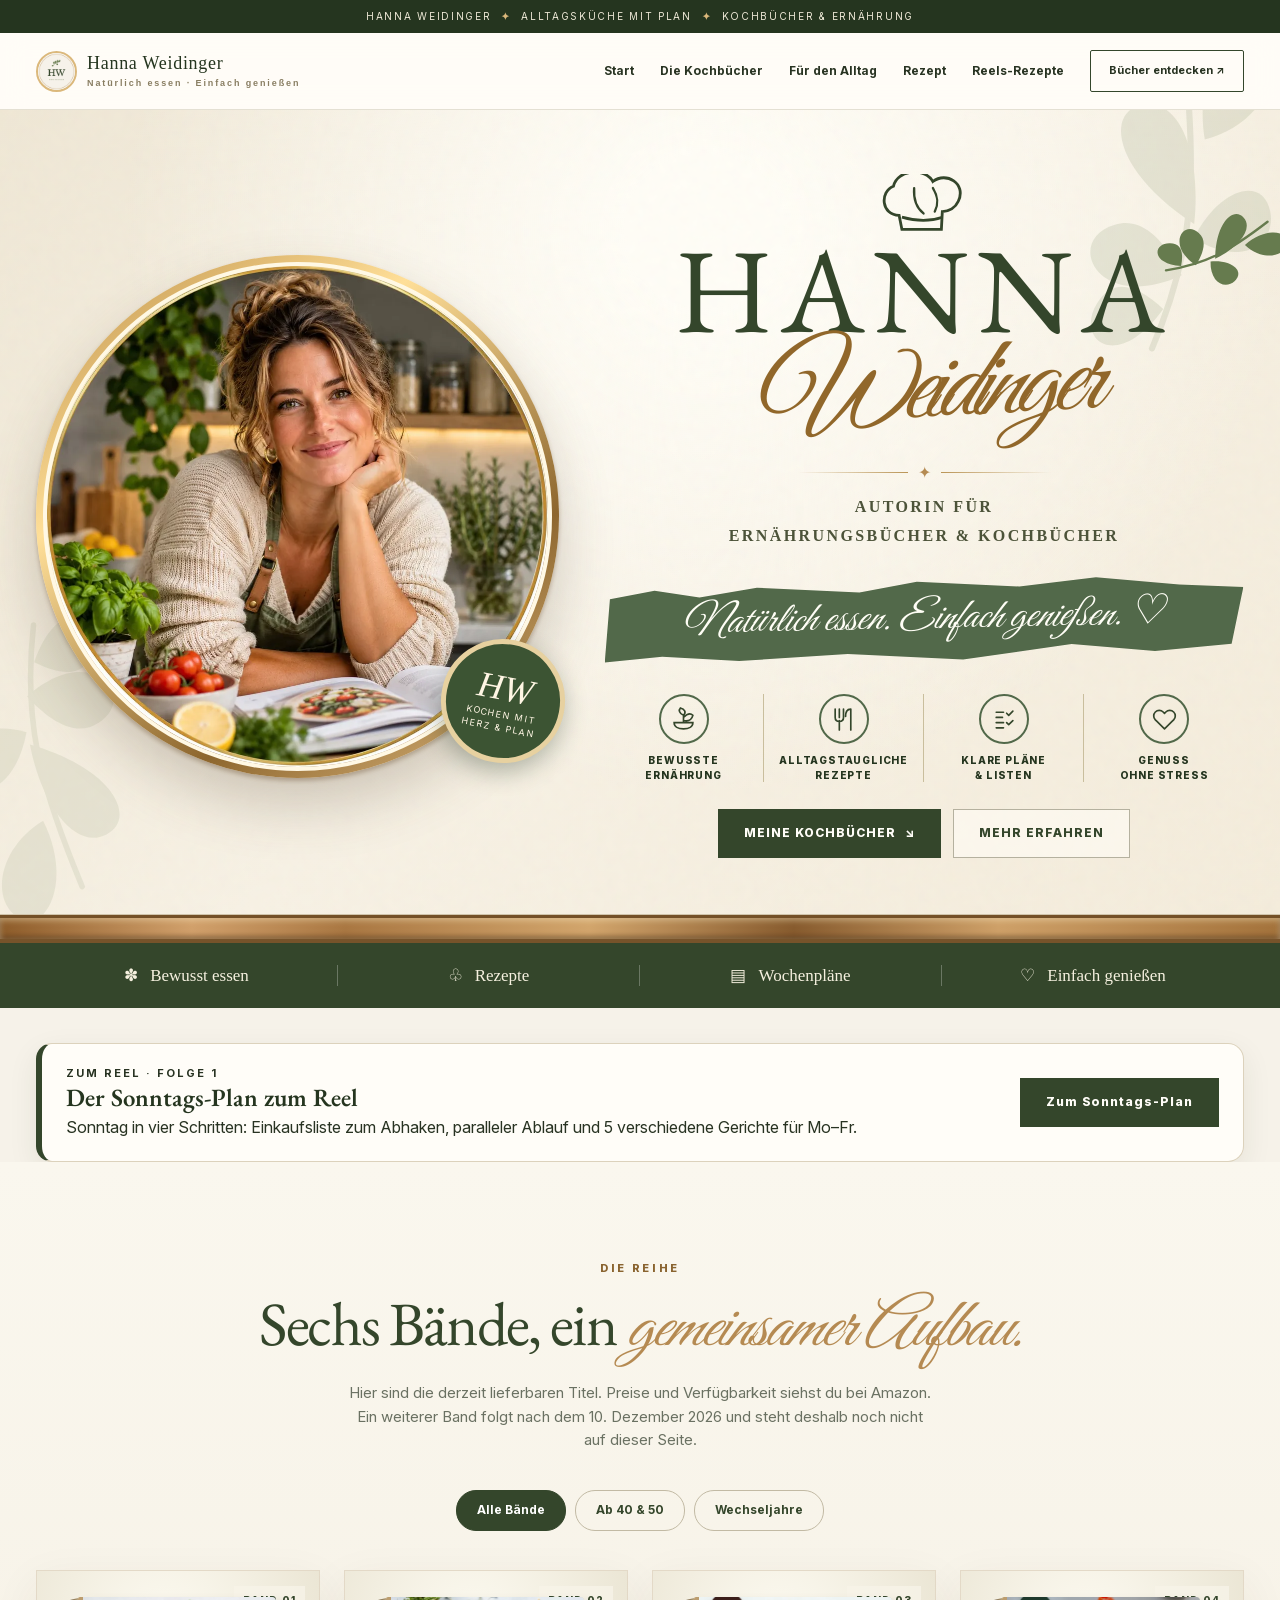
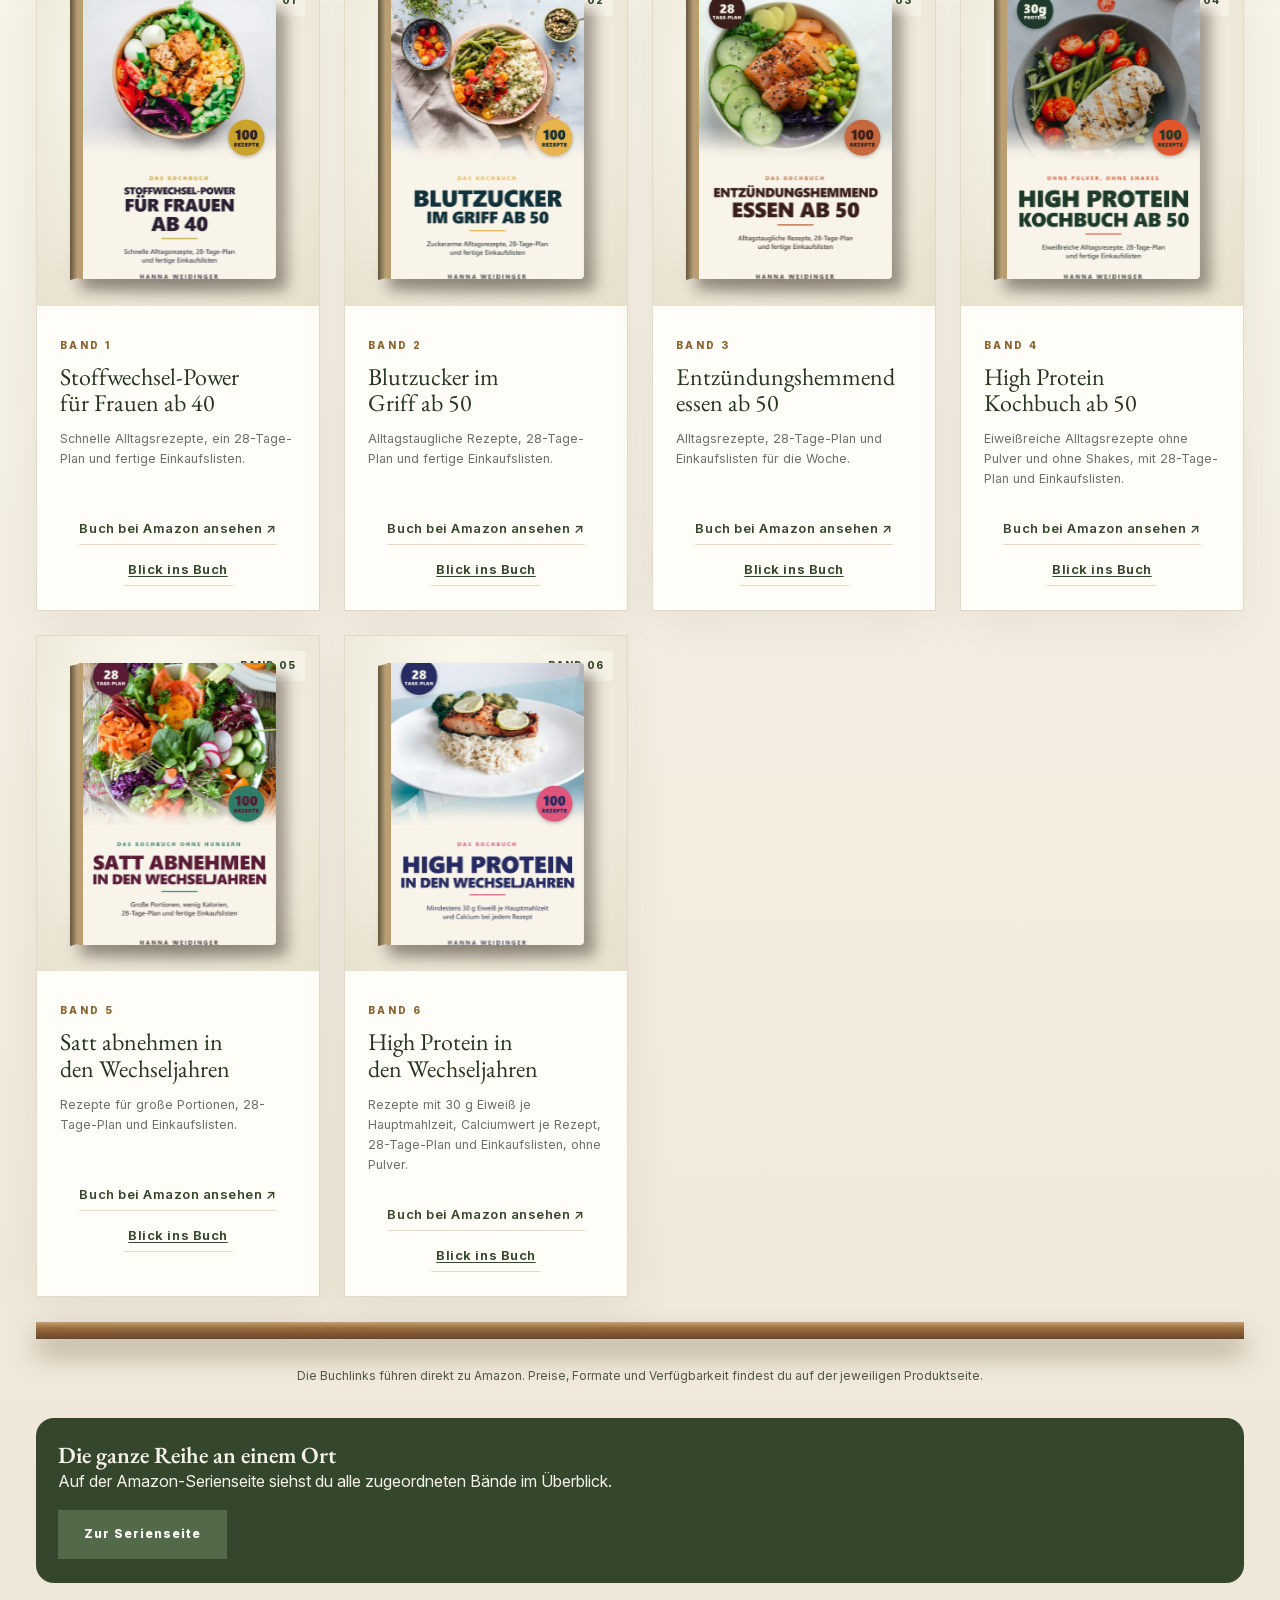
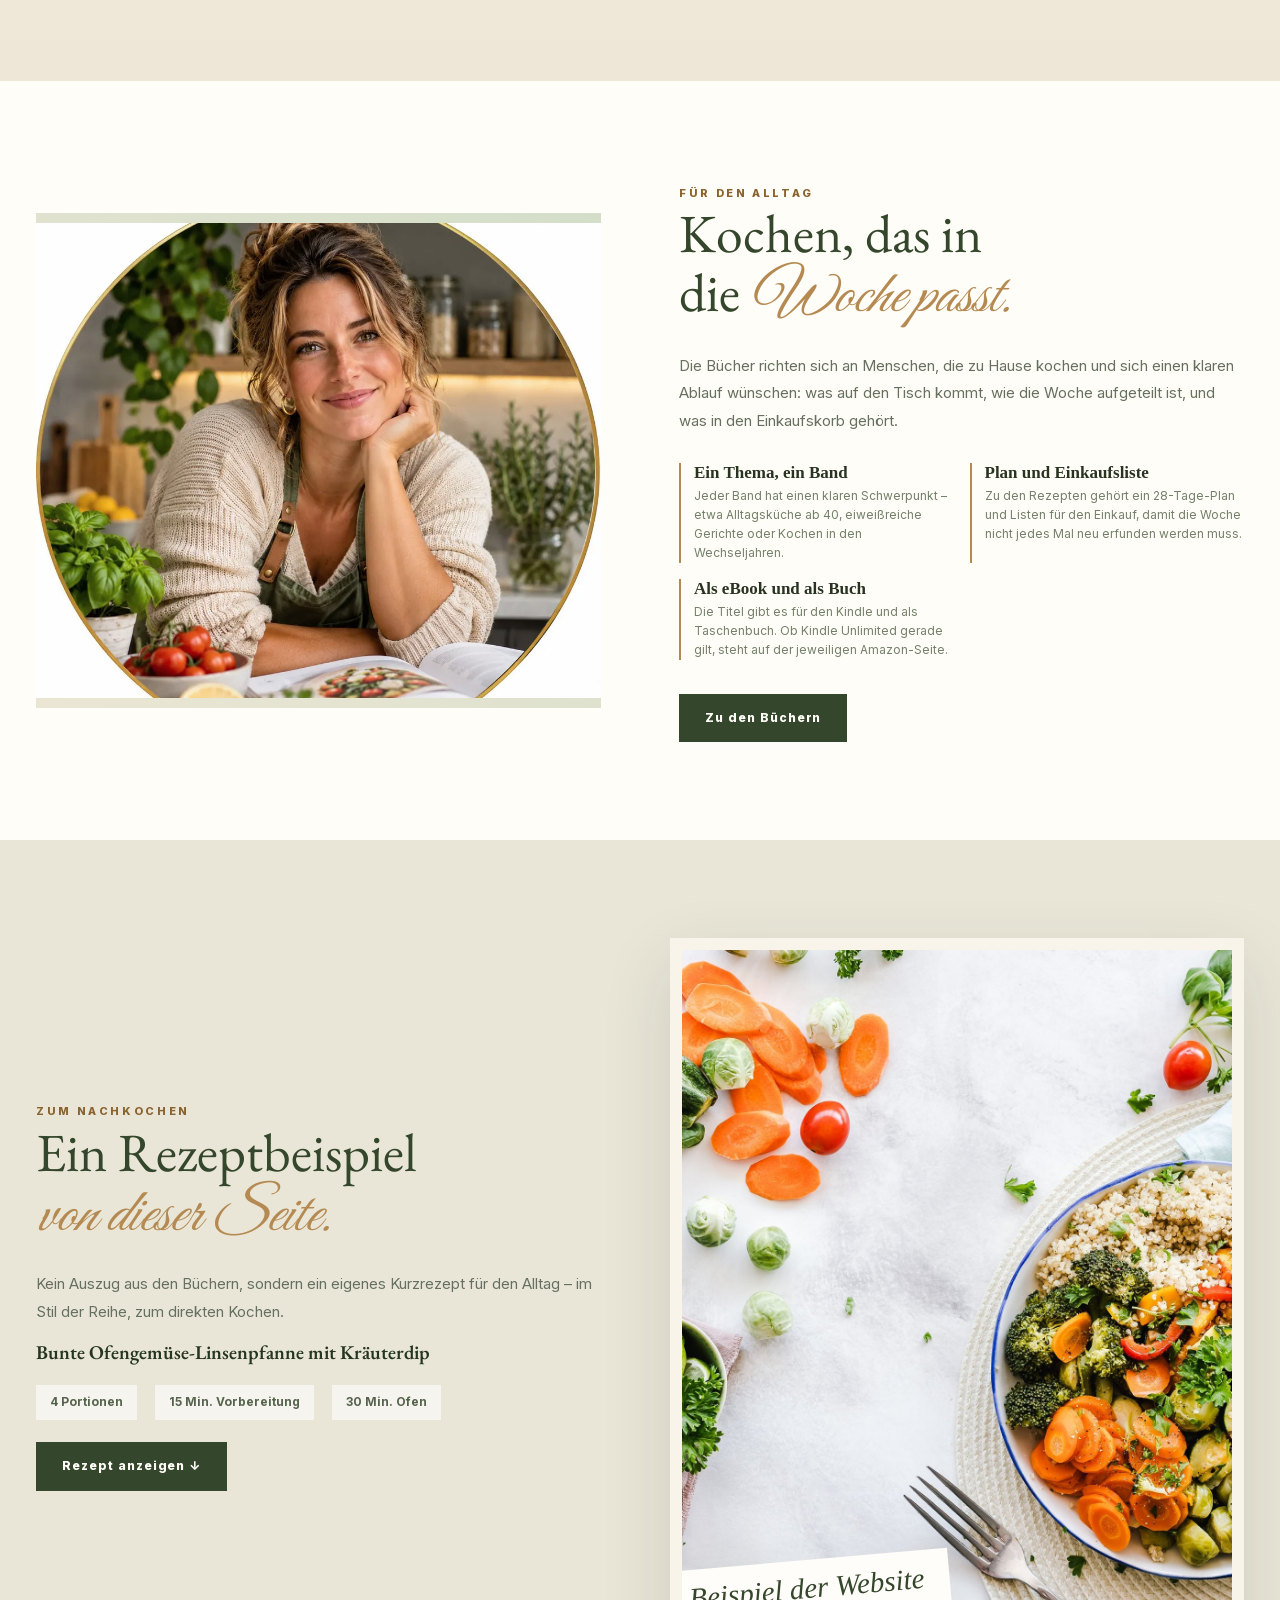
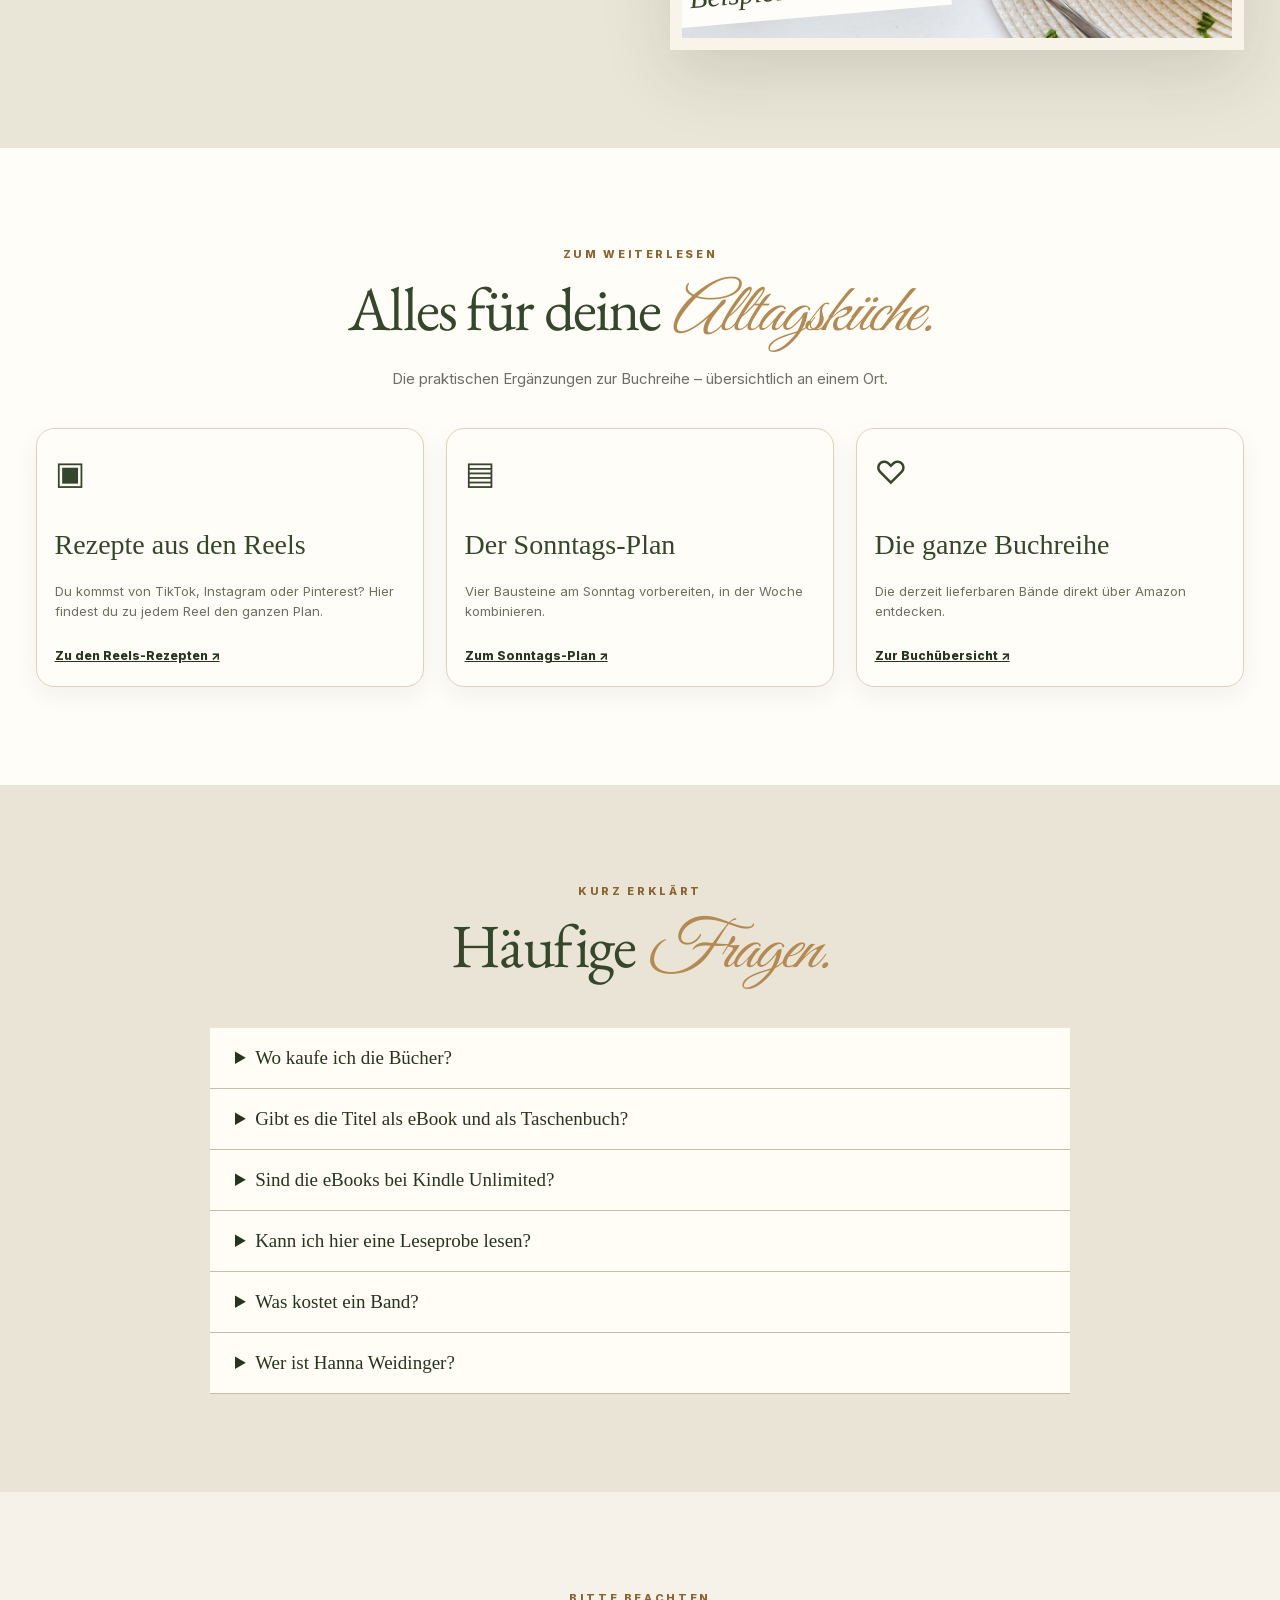
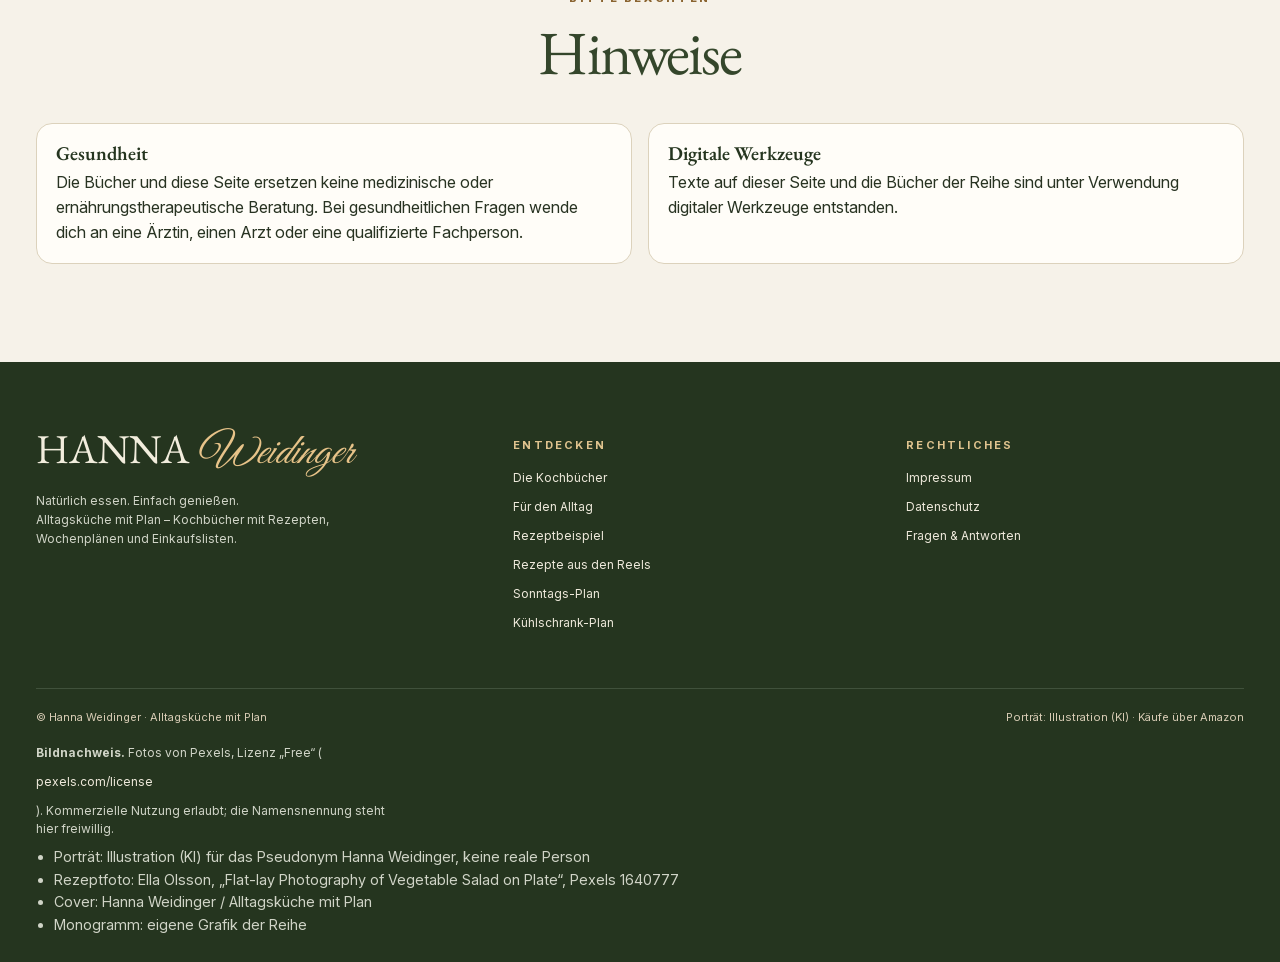
<file: index.html>
<!DOCTYPE html>
<html lang="de-AT">
<head>
  <meta charset="utf-8">
  <meta name="viewport" content="width=device-width, initial-scale=1">
  <title>Alltagsküche mit Plan – Kochbücher von Hanna Weidinger</title>
  <meta name="description" content="Die Reihe Alltagsküche mit Plan von Hanna Weidinger: Alltagsrezepte, Wochenpläne und Einkaufslisten. Leseprobe und Kauf bei Amazon.">
  <meta name="robots" content="index, follow">
  <meta name="p:domain_verify" content="aee4e306d7279758d1752bd369952261">
  <link rel="icon" href="assets/img/favicon.png" type="image/png">
  <link rel="stylesheet" href="assets/css/style.css">
</head>
<body>
  <a class="skip sr-only" href="#inhalt">Zum Inhalt springen</a>
  <div class="topnote">HANNA WEIDINGER <b>✦</b> ALLTAGSKÜCHE MIT PLAN <b>✦</b> KOCHBÜCHER &amp; ERNÄHRUNG</div>
  <header class="header">
    <nav class="container nav" aria-label="Hauptnavigation">
      <a class="nav-logo" href="#start" data-keep-src>
        <img class="round-mark" src="assets/img/marke/logo-monogramm.png" width="160" height="160" alt="">
        <span class="logotext">Hanna Weidinger<small>Natürlich essen · Einfach genießen</small></span>
      </a>
      <button id="menu-btn" class="menu-btn" type="button" aria-label="Menü öffnen" aria-expanded="false" aria-controls="nav-links">☰</button>
      <div class="links" id="nav-links">
        <a href="#start" data-keep-src>Start</a>
        <a href="#buecher" data-keep-src>Die Kochbücher</a>
        <a href="#fuer-wen" data-keep-src>Für den Alltag</a>
        <a href="#rezept" data-keep-src>Rezept</a>
        <a href="reels/" data-keep-src>Reels-Rezepte</a>
        <a class="nav-cta" href="#buecher" data-keep-src>Bücher entdecken ↗</a>
      </div>
    </nav>
  </header>
  <main id="inhalt">
    <section class="hero" id="start">
      <div class="hero-leaves"><svg viewBox="0 0 160 160" fill="none" xmlns="http://www.w3.org/2000/svg" aria-hidden="true"><path d="M36 136C74 102 90 72 110 15" stroke="currentColor" stroke-width="3" stroke-linecap="round"/><path d="M64 110C19 110 19 70 45 74c15 2 19 20 19 36ZM80 90C55 50 64 22 82 27c18 5 15 35-2 63ZM102 55c10-37 43-47 45-27 2 17-20 32-45 27ZM49 121C15 140 4 116 21 105c13-9 22 1 28 16Z" fill="currentColor"/><path d="M77 96c22-17 43-13 39 4-4 16-25 19-39-4Z" fill="currentColor"/></svg></div>
      <div class="hero-leaves low"><svg viewBox="0 0 160 160" fill="none" xmlns="http://www.w3.org/2000/svg" aria-hidden="true"><path d="M36 136C74 102 90 72 110 15" stroke="currentColor" stroke-width="3" stroke-linecap="round"/><path d="M64 110C19 110 19 70 45 74c15 2 19 20 19 36ZM80 90C55 50 64 22 82 27c18 5 15 35-2 63ZM102 55c10-37 43-47 45-27 2 17-20 32-45 27ZM49 121C15 140 4 116 21 105c13-9 22 1 28 16Z" fill="currentColor"/><path d="M77 96c22-17 43-13 39 4-4 16-25 19-39-4Z" fill="currentColor"/></svg></div>
      <div class="container hero-inner">
        <div class="hero-portrait">
          <div class="portrait-frame">
            <div class="portrait-ring">
              <picture>
                <source type="image/webp" srcset="assets/img/marke/portrait-hanna.webp">
                <img src="assets/img/marke/portrait-hanna.jpg" width="1254" height="1254" alt="Illustration (KI) für das Pseudonym Hanna Weidinger, keine reale Person." fetchpriority="high" decoding="async">
              </picture>
            </div>
            <div class="portrait-stamp"><strong>HW</strong><small>KOCHEN MIT<br>HERZ &amp; PLAN</small></div>
          </div>
        </div>
        <div class="brand-headline">
          <div class="decor-leaf"><svg viewBox="0 0 160 160" fill="none" xmlns="http://www.w3.org/2000/svg" aria-hidden="true"><path d="M36 136C74 102 90 72 110 15" stroke="currentColor" stroke-width="3" stroke-linecap="round"/><path d="M64 110C19 110 19 70 45 74c15 2 19 20 19 36ZM80 90C55 50 64 22 82 27c18 5 15 35-2 63ZM102 55c10-37 43-47 45-27 2 17-20 32-45 27ZM49 121C15 140 4 116 21 105c13-9 22 1 28 16Z" fill="currentColor"/><path d="M77 96c22-17 43-13 39 4-4 16-25 19-39-4Z" fill="currentColor"/></svg></div>
          <div class="chef-icon"><svg viewBox="0 0 105 66" width="100" height="62" fill="none" xmlns="http://www.w3.org/2000/svg" aria-hidden="true"><path d="M26 44C7 44 5 19 20 13c4-18 34-20 42-5C76-3 98 10 89 29c-3 7-10 11-17 11l-1 19H29l-3-15Z" stroke="currentColor" stroke-width="3"/><path d="M29 46c14 4 29 5 43 0" stroke="currentColor" stroke-width="3"/><path d="M42 15c-1 15 5 23 10 27M62 15c6 10 6 17 2 25" stroke="currentColor" stroke-width="2.5" stroke-linecap="round"/></svg></div>
          <h1 class="hanna">HANNA</h1>
          <div class="weidinger">Weidinger</div>
          <div class="ornament">✦</div>
          <div class="subtitle">AUTORIN FÜR<br>ERNÄHRUNGSBÜCHER &amp; KOCHBÜCHER</div>
          <div class="paint-banner"><span>Natürlich essen. Einfach genießen. ♡</span></div>
          <div class="hero-promise">
            <div class="promise">
              <div class="ico"><svg viewBox="0 0 24 24" width="25" height="25" fill="none" stroke="currentColor" stroke-width="1.6" aria-hidden="true"><path d="M3 15h18c0 4-4 6-9 6s-9-2-9-6Zm9 0V8m0 0c-4-2-5-5-3-7 4 1 6 4 3 7Zm0 2c4-4 7-4 9-2-1 4-4 6-9 5Z"/></svg></div>
              <span>BEWUSSTE<br>ERNÄHRUNG</span>
            </div>
            <div class="promise">
              <div class="ico"><svg viewBox="0 0 24 24" width="25" height="25" fill="none" stroke="currentColor" stroke-width="1.6" stroke-linecap="round" stroke-linejoin="round" aria-hidden="true"><path d="M4 2v8m4-8v8m4-8v8M4 10c0 5 8 5 8 0m-4 3v9M19 2v20m-5-13c0-4 1-7 5-7"/></svg></div>
              <span>ALLTAGSTAUGLICHE<br>REZEPTE</span>
            </div>
            <div class="promise">
              <div class="ico"><svg viewBox="0 0 24 24" width="25" height="25" fill="none" stroke="currentColor" stroke-width="1.6" stroke-linecap="round" stroke-linejoin="round" aria-hidden="true"><path d="M5 5h7m-7 5h6M5 15h7m-7 5h7M15 6l2 2 4-4m-6 11l2 2 4-4"/></svg></div>
              <span>KLARE PLÄNE<br>&amp; LISTEN</span>
            </div>
            <div class="promise">
              <div class="ico"><svg viewBox="0 0 24 24" width="25" height="25" fill="none" stroke="currentColor" stroke-width="1.6" stroke-linecap="round" stroke-linejoin="round" aria-hidden="true"><path d="M20.8 4.8a5.3 5.3 0 0 0-7.5 0L12 6.1l-1.3-1.3a5.3 5.3 0 0 0-7.5 7.5l1.3 1.3L12 21l7.5-7.4 1.3-1.3a5.3 5.3 0 0 0 0-7.5Z"/></svg></div>
              <span>GENUSS<br>OHNE STRESS</span>
            </div>
          </div>
          <div class="hero-actions">
            <a class="btn btn-olive" href="#buecher">MEINE KOCHBÜCHER <span aria-hidden="true">↘</span></a>
            <a class="btn btn-plain" href="#fuer-wen">MEHR ERFAHREN</a>
          </div>
        </div>
      </div>
    </section>

    <div class="wood-divider" aria-hidden="true"></div>

    <section class="brand-strip" aria-label="Schwerpunkte">
      <div class="container brand-strip-inner">
        <div class="strip-item"><span>✽</span> Bewusst essen</div>
        <div class="strip-item"><span>♧</span> Rezepte</div>
        <div class="strip-item"><span>▤</span> Wochenpläne</div>
        <div class="strip-item"><span>♡</span> Einfach genießen</div>
      </div>
    </section>

    <div class="plan-banner-wrap">
      <div class="container">
        <div class="plan-banner">
          <div>
            <p class="plan-banner-eyebrow">Zum Reel · Folge 1</p>
            <h2>Der Sonntags-Plan zum Reel</h2>
            <p>Sonntag in vier Schritten: Einkaufsliste zum Abhaken, paralleler Ablauf und 5 verschiedene Gerichte für Mo–Fr.</p>
          </div>
          <a class="btn btn-olive" href="plan/sonntag-vier-schritte/" data-keep-src>Zum Sonntags-Plan</a>
        </div>
      </div>
    </div>

    <section class="section books-section" id="buecher" aria-labelledby="buecher-title">
      <div class="container">
        <div class="section-header">
          <span class="eyebrow">Die Reihe</span>
          <h2 id="buecher-title"><span class="only-before-band7">Sechs Bände, ein <span class="script-em">gemeinsamer Aufbau.</span></span><span class="only-after-band7">Sieben Bände, ein <span class="script-em">gemeinsamer Aufbau.</span></span></h2>
          <p>Hier sind die derzeit lieferbaren Titel. Preise und Verfügbarkeit siehst du bei Amazon. <span class="only-before-band7">Ein weiterer Band folgt nach dem 10. Dezember 2026 und steht deshalb noch nicht auf dieser Seite.</span></p>
        </div>
        <div class="filterbar" aria-label="Kochbücher filtern">
          <button class="filter active" type="button" data-filter="all" aria-pressed="true">Alle Bände</button>
          <button class="filter" type="button" data-filter="ab40" aria-pressed="false">Ab 40 &amp; 50</button>
          <button class="filter" type="button" data-filter="wechseljahre" aria-pressed="false">Wechseljahre</button>
          <button class="filter only-after-band7" type="button" data-filter="mealprep" aria-pressed="false">Meal Prep</button>
        </div>
        <div class="books-grid">
          <article class="book-card" data-category="ab40">
            <div class="cover-stage">
              <div class="book3d">
                <picture>
                  <source type="image/webp" srcset="assets/img/covers/B0H8K92LJ7.webp">
                  <img src="assets/img/covers/B0H8K92LJ7.jpg" width="900" height="1440" alt="Cover: Stoffwechsel-Power für Frauen ab 40 – eine bunte Schüssel mit Lachs und Gemüse." loading="lazy" decoding="async">
                </picture>
                <div class="book-spine"></div>
              </div>
              <span class="book-index">BAND 01</span>
            </div>
            <div class="book-card-body">
              <p class="eyebrow">Band 1</p>
              <h3>Stoffwechsel-Power für Frauen ab 40</h3>
              <p>Schnelle Alltagsrezepte, ein 28-Tage-Plan und fertige Einkaufslisten.</p>
              <div class="book-actions">
                <a class="book-link" data-amazon="stoffwechsel" href="https://www.amazon.de/dp/B0H8K92LJ7">Buch bei Amazon ansehen <span aria-hidden="true">↗</span></a>
                <a class="link-look" data-amazon="stoffwechsel" href="https://www.amazon.de/dp/B0H8K92LJ7">Blick ins Buch</a>
              </div>
            </div>
          </article>          <article class="book-card" data-category="ab40">
            <div class="cover-stage">
              <div class="book3d">
                <picture>
                  <source type="image/webp" srcset="assets/img/covers/B0HGND8NGN.webp">
                  <img src="assets/img/covers/B0HGND8NGN.jpg" width="900" height="1440" alt="Cover: Blutzucker im Griff ab 50 – eine Schüssel mit Joghurt, Beeren und Samen." loading="lazy" decoding="async">
                </picture>
                <div class="book-spine"></div>
              </div>
              <span class="book-index">BAND 02</span>
            </div>
            <div class="book-card-body">
              <p class="eyebrow">Band 2</p>
              <h3>Blutzucker im Griff ab 50</h3>
              <p>Alltagstaugliche Rezepte, 28-Tage-Plan und fertige Einkaufslisten.</p>
              <div class="book-actions">
                <a class="book-link" data-amazon="blutzucker" href="https://www.amazon.de/dp/B0HGND8NGN">Buch bei Amazon ansehen <span aria-hidden="true">↗</span></a>
                <a class="link-look" data-amazon="blutzucker" href="https://www.amazon.de/dp/B0HGND8NGN">Blick ins Buch</a>
              </div>
            </div>
          </article>          <article class="book-card" data-category="ab40">
            <div class="cover-stage">
              <div class="book3d">
                <picture>
                  <source type="image/webp" srcset="assets/img/covers/B0HGVFPYQG.webp">
                  <img src="assets/img/covers/B0HGVFPYQG.jpg" width="900" height="1440" alt="Cover: Entzündungshemmend essen ab 50 – Lachs mit Gurke und Kräutern." loading="lazy" decoding="async">
                </picture>
                <div class="book-spine"></div>
              </div>
              <span class="book-index">BAND 03</span>
            </div>
            <div class="book-card-body">
              <p class="eyebrow">Band 3</p>
              <h3>Entzündungshemmend essen ab 50</h3>
              <p>Alltagsrezepte, 28-Tage-Plan und Einkaufslisten für die Woche.</p>
              <div class="book-actions">
                <a class="book-link" data-amazon="entzuendungshemmend" href="https://www.amazon.de/dp/B0HGVFPYQG">Buch bei Amazon ansehen <span aria-hidden="true">↗</span></a>
                <a class="link-look" data-amazon="entzuendungshemmend" href="https://www.amazon.de/dp/B0HGVFPYQG">Blick ins Buch</a>
              </div>
            </div>
          </article>          <article class="book-card" data-category="ab40">
            <div class="cover-stage">
              <div class="book3d">
                <picture>
                  <source type="image/webp" srcset="assets/img/covers/B0HJL24Z7N.webp">
                  <img src="assets/img/covers/B0HJL24Z7N.jpg" width="900" height="1440" alt="Cover: High Protein Kochbuch ab 50 – eine Schüssel mit Hähnchen und buntem Gemüse." loading="lazy" decoding="async">
                </picture>
                <div class="book-spine"></div>
              </div>
              <span class="book-index">BAND 04</span>
            </div>
            <div class="book-card-body">
              <p class="eyebrow">Band 4</p>
              <h3>High Protein Kochbuch ab 50</h3>
              <p>Eiweißreiche Alltagsrezepte ohne Pulver und ohne Shakes, mit 28-Tage-Plan und Einkaufslisten.</p>
              <div class="book-actions">
                <a class="book-link" data-amazon="highprotein50" href="https://www.amazon.de/dp/B0HJL24Z7N">Buch bei Amazon ansehen <span aria-hidden="true">↗</span></a>
                <a class="link-look" data-amazon="highprotein50" href="https://www.amazon.de/dp/B0HJL24Z7N">Blick ins Buch</a>
              </div>
            </div>
          </article>          <article class="book-card" data-category="wechseljahre">
            <div class="cover-stage">
              <div class="book3d">
                <picture>
                  <source type="image/webp" srcset="assets/img/covers/B0HL6VFT3N.webp">
                  <img src="assets/img/covers/B0HL6VFT3N.jpg" width="900" height="1440" alt="Cover: Satt abnehmen in den Wechseljahren – eine Schüssel mit buntem Gemüse und Hülsenfrüchten." loading="lazy" decoding="async">
                </picture>
                <div class="book-spine"></div>
              </div>
              <span class="book-index">BAND 05</span>
            </div>
            <div class="book-card-body">
              <p class="eyebrow">Band 5</p>
              <h3>Satt abnehmen in den Wechseljahren</h3>
              <p>Rezepte für große Portionen, 28-Tage-Plan und Einkaufslisten.</p>
              <div class="book-actions">
                <a class="book-link" data-amazon="wechseljahre" href="https://www.amazon.de/dp/B0HL6VFT3N">Buch bei Amazon ansehen <span aria-hidden="true">↗</span></a>
                <a class="link-look" data-amazon="wechseljahre" href="https://www.amazon.de/dp/B0HL6VFT3N">Blick ins Buch</a>
              </div>
            </div>
          </article>          <article class="book-card" data-category="wechseljahre">
            <div class="cover-stage">
              <div class="book3d">
                <picture>
                  <source type="image/webp" srcset="assets/img/covers/B0HP7FHZK2.webp">
                  <img src="assets/img/covers/B0HP7FHZK2.jpg" width="900" height="1440" alt="Cover: High Protein in den Wechseljahren – Lachs auf Reis mit Gemüse." loading="lazy" decoding="async">
                </picture>
                <div class="book-spine"></div>
              </div>
              <span class="book-index">BAND 06</span>
            </div>
            <div class="book-card-body">
              <p class="eyebrow">Band 6</p>
              <h3>High Protein in den Wechseljahren</h3>
              <p>Rezepte mit 30&nbsp;g Eiweiß je Hauptmahlzeit, Calciumwert je Rezept, 28-Tage-Plan und Einkaufslisten, ohne Pulver.</p>
              <div class="book-actions">
                <a class="book-link" data-amazon="highproteinwj" href="https://www.amazon.de/dp/B0HP7FHZK2">Buch bei Amazon ansehen <span aria-hidden="true">↗</span></a>
                <a class="link-look" data-amazon="highproteinwj" href="https://www.amazon.de/dp/B0HP7FHZK2">Blick ins Buch</a>
              </div>
            </div>
          </article>
          <!-- Band 7 Meal Prep (Projektordner: Band 1 der Meal-Prep-Unterreihe). Ausgeblendet, bis SHOW_BAND7_MEALPREP in assets/js/amazon-links.js auf true steht (ab/nach 10.12.2026). -->
          <article class="book-card" data-category="mealprep" data-band="mealprep" hidden>
            <div class="cover-stage">
              <div class="book3d">
                <picture>
                  <source type="image/webp" srcset="assets/img/covers/B0HRT6TCG7.webp">
                  <img src="assets/img/covers/B0HRT6TCG7.jpg" width="900" height="1440" alt="Cover: Meal Prep für die Arbeitswoche – vorbereitete Boxen mit Curry, Reis, Avocado und Gemüse." loading="lazy" decoding="async">
                </picture>
                <div class="book-spine"></div>
              </div>
              <span class="book-index">BAND 07</span>
            </div>
            <div class="book-card-body">
              <p class="eyebrow">Band 7</p>
              <h3>Meal Prep für die Arbeitswoche</h3>
              <p>Das Kochbuch mit 8 Wochenplänen und 100 Gerichten: sonntags vorkochen, jeden Tag anders.</p>
              <div class="book-actions">
                <a class="book-link" data-amazon="mealprep" href="https://www.amazon.de/dp/B0HRT6TCG7">Buch bei Amazon ansehen <span aria-hidden="true">↗</span></a>
                <a class="link-look" data-amazon="mealprep" href="https://www.amazon.de/dp/B0HRT6TCG7">Blick ins Buch</a>
              </div>
            </div>
          </article>
        </div>
        <div class="shelf-line" aria-hidden="true"></div>
        <p class="book-footnote">Die Buchlinks führen direkt zu Amazon. Preise, Formate und Verfügbarkeit findest du auf der jeweiligen Produktseite.</p>
        <div class="series-cta">
          <div>
            <h2>Die ganze Reihe an einem Ort</h2>
            <p>Auf der Amazon-Serienseite siehst du alle zugeordneten Bände im Überblick.</p>
          </div>
          <a class="btn btn-olive" data-amazon="serie" href="https://www.amazon.de/dp/B0HHGNQ95L">Zur Serienseite</a>
        </div>
      </div>
    </section>

    <section class="section story" id="fuer-wen" aria-labelledby="fuer-wen-title">
      <div class="container story-grid">
        <div class="story-art">
          <picture>
            <source type="image/webp" srcset="assets/img/marke/portrait-hanna.webp">
            <img src="assets/img/marke/portrait-hanna.jpg" width="1254" height="1254" alt="Illustration (KI) für das Pseudonym Hanna Weidinger, keine reale Person." loading="lazy" decoding="async">
          </picture>
        </div>
        <div class="story-copy">
          <span class="eyebrow">Für den Alltag</span>
          <h2 id="fuer-wen-title">Kochen, das in die <span class="script-em">Woche passt.</span></h2>
          <p>Die Bücher richten sich an Menschen, die zu Hause kochen und sich einen klaren Ablauf wünschen: was auf den Tisch kommt, wie die Woche aufgeteilt ist, und was in den Einkaufskorb gehört.</p>
          <div class="story-points">
            <div>
              <strong>Ein Thema, ein Band</strong>
              <span>Jeder Band hat einen klaren Schwerpunkt – etwa Alltagsküche ab 40, eiweißreiche Gerichte oder Kochen in den Wechseljahren.</span>
            </div>
            <div>
              <strong>Plan und Einkaufsliste</strong>
              <span>Zu den Rezepten gehört ein 28-Tage-Plan und Listen für den Einkauf, damit die Woche nicht jedes Mal neu erfunden werden muss.</span>
            </div>
            <div>
              <strong>Als eBook und als Buch</strong>
              <span>Die Titel gibt es für den Kindle und als Taschenbuch. Ob Kindle Unlimited gerade gilt, steht auf der jeweiligen Amazon-Seite.</span>
            </div>
          </div>
          <a class="btn btn-olive" href="#buecher">Zu den Büchern</a>
        </div>
      </div>
    </section>

    <section class="section recipe" id="rezept" aria-labelledby="rezept-title">
      <div class="container recipe-grid">
        <div class="recipe-copy">
          <span class="eyebrow">Zum Nachkochen</span>
          <h2 id="rezept-title">Ein Rezeptbeispiel <span class="script-em">von dieser Seite.</span></h2>
          <p>Kein Auszug aus den Büchern, sondern ein eigenes Kurzrezept für den Alltag – im Stil der Reihe, zum direkten Kochen.</p>
          <h3>Bunte Ofengemüse-Linsenpfanne mit Kräuterdip</h3>
          <div class="recipe-meta">
            <span>4 Portionen</span>
            <span>15 Min. Vorbereitung</span>
            <span>30 Min. Ofen</span>
          </div>
          <button class="btn btn-olive" id="recipe-btn" type="button" aria-expanded="false" aria-controls="recipe-details">Rezept anzeigen ↓</button>
          <div class="recipe-detail" id="recipe-details" hidden>
            <p class="recipe-note">Dieses Rezept wurde ausschließlich für diese Website geschrieben. Es stammt nicht aus den Büchern der Reihe.</p>
            <h3>Zutaten</h3>
            <ul>
              <li>200 g Berglinsen, trocken</li>
              <li>2 rote Paprika, in Spalten</li>
              <li>1 Zucchini, in halben Scheiben</li>
              <li>1 rote Zwiebel, in Spalten</li>
              <li>1 Dose Kichererbsen (400 g), abgetropft und trocken getupft</li>
              <li>2 EL Olivenöl</li>
              <li>1 TL geräuchertes Paprikapulver, 1 TL gemahlener Kreuzkümmel</li>
              <li>Salz, schwarzer Pfeffer</li>
              <li>200 g Naturjoghurt, ½ Bund glatte Petersilie, 1 unbehandelte Zitrone</li>
              <li>nach Wunsch 1 kleine Knoblauchzehe, fein gerieben</li>
            </ul>
            <h3>Zubereitung</h3>
            <ol>
              <li>Den Ofen auf 200 °C Ober-/Unterhitze vorheizen. Die Linsen nach Packungsangabe weich kochen, abgießen und beiseite stellen.</li>
              <li>Paprika, Zucchini, Zwiebel und Kichererbsen auf einem Blech mit Olivenöl, Paprikapulver, Kreuzkümmel, Salz und Pfeffer mischen. 25 bis 30 Minuten backen, bis die Ränder Farbe bekommen; einmal wenden.</li>
              <li>Für den Dip Joghurt mit gehackter Petersilie, etwas geriebener Zitronenschale, 1 bis 2 Teelöffeln Saft, einer Prise Salz und nach Wunsch Knoblauch verrühren.</li>
              <li>Die abgetropften Linsen unter das heiße Ofengemüse heben, mit dem Dip und einem weiteren Spritzer Zitrone servieren. Reste halten sich im Kühlschrank bis zu zwei Tage und lassen sich kalt oder kurz erwärmt essen.</li>
            </ol>
          </div>
        </div>
        <div class="recipe-image">
          <img src="assets/img/photos/rezept-1640777.jpg" width="1200" height="1500" alt="Schale mit Quinoa, Ofengemüse und frischem Gemüse, daneben Zitrone und Kräuter." loading="lazy" decoding="async">
          <div class="paper-note">Beispiel der Website</div>
        </div>
      </div>
    </section>

    <section class="section reels" id="mehr">
      <div class="container">
        <div class="section-header">
          <span class="eyebrow">Zum Weiterlesen</span>
          <h2>Alles für deine <span class="script-em">Alltagsküche.</span></h2>
          <p>Die praktischen Ergänzungen zur Buchreihe – übersichtlich an einem Ort.</p>
        </div>
        <div class="reel-cards">
          <article class="reel-card">
            <span class="reel-symbol">▣</span>
            <h3>Rezepte aus den Reels</h3>
            <p>Du kommst von TikTok, Instagram oder Pinterest? Hier findest du zu jedem Reel den ganzen Plan.</p>
            <a href="reels/" data-keep-src>Zu den Reels-Rezepten ↗</a>
          </article>
          <article class="reel-card">
            <span class="reel-symbol">▤</span>
            <h3>Der Sonntags-Plan</h3>
            <p>Vier Bausteine am Sonntag vorbereiten, in der Woche kombinieren.</p>
            <a href="plan/sonntag-vier-schritte/" data-keep-src>Zum Sonntags-Plan ↗</a>
          </article>
          <article class="reel-card">
            <span class="reel-symbol">♡</span>
            <h3>Die ganze Buchreihe</h3>
            <p>Die derzeit lieferbaren Bände direkt über Amazon entdecken.</p>
            <a href="#buecher">Zur Buchübersicht ↗</a>
          </article>
        </div>
      </div>
    </section>

    <section class="section faq" id="faq" aria-labelledby="faq-title">
      <div class="container">
        <div class="section-header">
          <span class="eyebrow">Kurz erklärt</span>
          <h2 id="faq-title">Häufige <span class="script-em">Fragen.</span></h2>
        </div>
        <div class="faqlist">
          <details>
            <summary>Wo kaufe ich die Bücher?</summary>
            <p>Ausschließlich über Amazon. Die Buttons auf dieser Seite führen zur jeweiligen Produktseite. Verkäufer ist Amazon, nicht die Autorin über diese Website. Es gibt hier keinen eigenen Shop und keine Zahlung.</p>
          </details>
          <details>
            <summary>Gibt es die Titel als eBook und als Taschenbuch?</summary>
            <p>Ja. Der Button führt in der Regel zur eBook-Seite; dort kannst du über den Formatwechsler auch das Taschenbuch öffnen. Beide ASINs stehen in der Titelliste dieser Seite.</p>
          </details>
          <details>
            <summary>Sind die eBooks bei Kindle Unlimited?</summary>
            <p>Das kann sich ändern. Ob ein Band gerade in Kindle Unlimited enthalten ist, siehst du immer aktuell auf der Amazon-Seite des eBooks. Diese Seite führt keine eigenen Preise oder Aktionen.</p>
          </details>
          <details>
            <summary>Kann ich hier eine Leseprobe lesen?</summary>
            <p>Die Leseprobe liegt bei Amazon („Blick ins Buch“ bzw. „Look Inside“). Die Links auf dieser Seite öffnen genau diese Produktseite. Das Rezept weiter oben ist ein eigenes Beispiel der Website und kein Buchauszug.</p>
          </details>
          <details>
            <summary>Was kostet ein Band?</summary>
            <p>Den aktuellen Preis zeigt Amazon. Er kann sich unterscheiden, je nach Format, Marktplatz und allfälligen Aktionen. Hier werden keine Preise festgeschrieben.</p>
          </details>
          <details>
            <summary>Wer ist Hanna Weidinger?</summary>
            <p>Hanna Weidinger ist ein Autorenpseudonym. Das gezeigte Porträt ist eine Illustration (KI) und zeigt keine reale Person.</p>
          </details>
        </div>
      </div>
    </section>

    <section class="section" id="hinweise" aria-labelledby="hinweise-title">
      <div class="container">
        <div class="section-header">
          <span class="eyebrow">Bitte beachten</span>
          <h2 id="hinweise-title">Hinweise</h2>
        </div>
        <div class="notes">
          <div class="note">
            <h3>Gesundheit</h3>
            <p>Die Bücher und diese Seite ersetzen keine medizinische oder ernährungstherapeutische Beratung. Bei gesundheitlichen Fragen wende dich an eine Ärztin, einen Arzt oder eine qualifizierte Fachperson.</p>
          </div>
          <div class="note">
            <h3>Digitale Werkzeuge</h3>
            <p>Texte auf dieser Seite und die Bücher der Reihe sind unter Verwendung digitaler Werkzeuge entstanden.</p>
          </div>
        </div>
      </div>
    </section>
  </main>
  <footer class="footer">
    <div class="container">
      <div class="footer-grid">
        <div>
          <div class="footer-logo">HANNA <em>Weidinger</em></div>
          <p>Natürlich essen. Einfach genießen.<br>Alltagsküche mit Plan – Kochbücher mit Rezepten, Wochenplänen und Einkaufslisten.</p>
        </div>
        <div>
          <h4>ENTDECKEN</h4>
          <a href="#buecher" data-keep-src>Die Kochbücher</a>
          <a href="#fuer-wen" data-keep-src>Für den Alltag</a>
          <a href="#rezept" data-keep-src>Rezeptbeispiel</a>
          <a href="reels/" data-keep-src>Rezepte aus den Reels</a>
          <a href="plan/sonntag-vier-schritte/" data-keep-src>Sonntags-Plan</a>
          <a href="plan/kuehlschrank-folge-1/" data-keep-src>Kühlschrank-Plan</a>
        </div>
        <div>
          <h4>RECHTLICHES</h4>
          <a href="impressum.html">Impressum</a>
          <a href="datenschutz.html">Datenschutz</a>
          <a href="#faq" data-keep-src>Fragen &amp; Antworten</a>
        </div>
      </div>
      <div class="footer-bottom">
        <span>© Hanna Weidinger · Alltagsküche mit Plan</span>
        <span>Porträt: Illustration (KI) · Käufe über Amazon</span>
      </div>
      <div class="credits" style="margin-top:1.1rem;">
        <p style="margin:0 0 .4rem;"><strong>Bildnachweis.</strong> Fotos von Pexels, Lizenz „Free“ (<a href="https://www.pexels.com/license/">pexels.com/license</a>). Kommerzielle Nutzung erlaubt; die Namensnennung steht hier freiwillig.</p>
        <ul>
          <li>Porträt: Illustration (KI) für das Pseudonym Hanna Weidinger, keine reale Person</li>
          <li>Rezeptfoto: Ella Olsson, „Flat-lay Photography of Vegetable Salad on Plate“, Pexels 1640777</li>
          <li>Cover: Hanna Weidinger / Alltagsküche mit Plan</li>
          <li>Monogramm: eigene Grafik der Reihe</li>
        </ul>
      </div>
    </div>
  </footer>
  <script src="assets/js/site.js"></script>
  <script src="assets/js/amazon-links.js"></script>
</body>
</html>
</file>
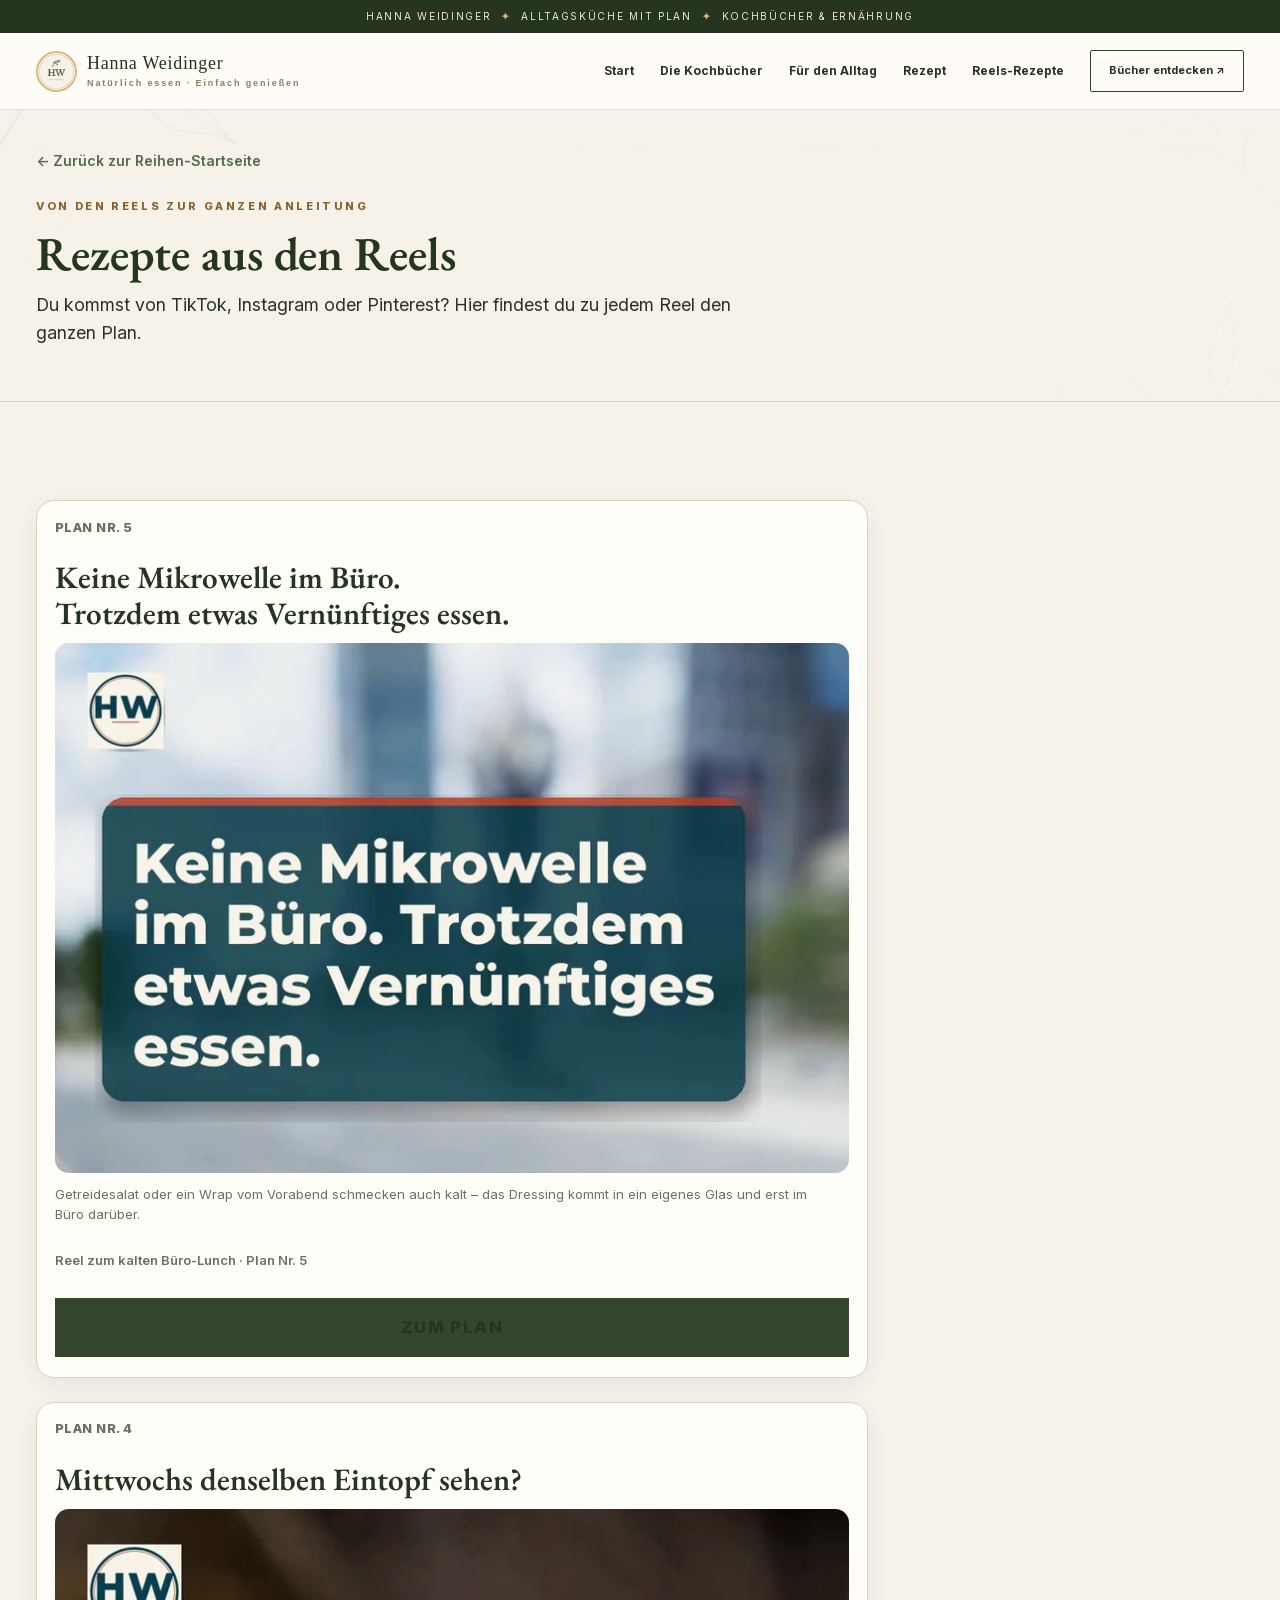
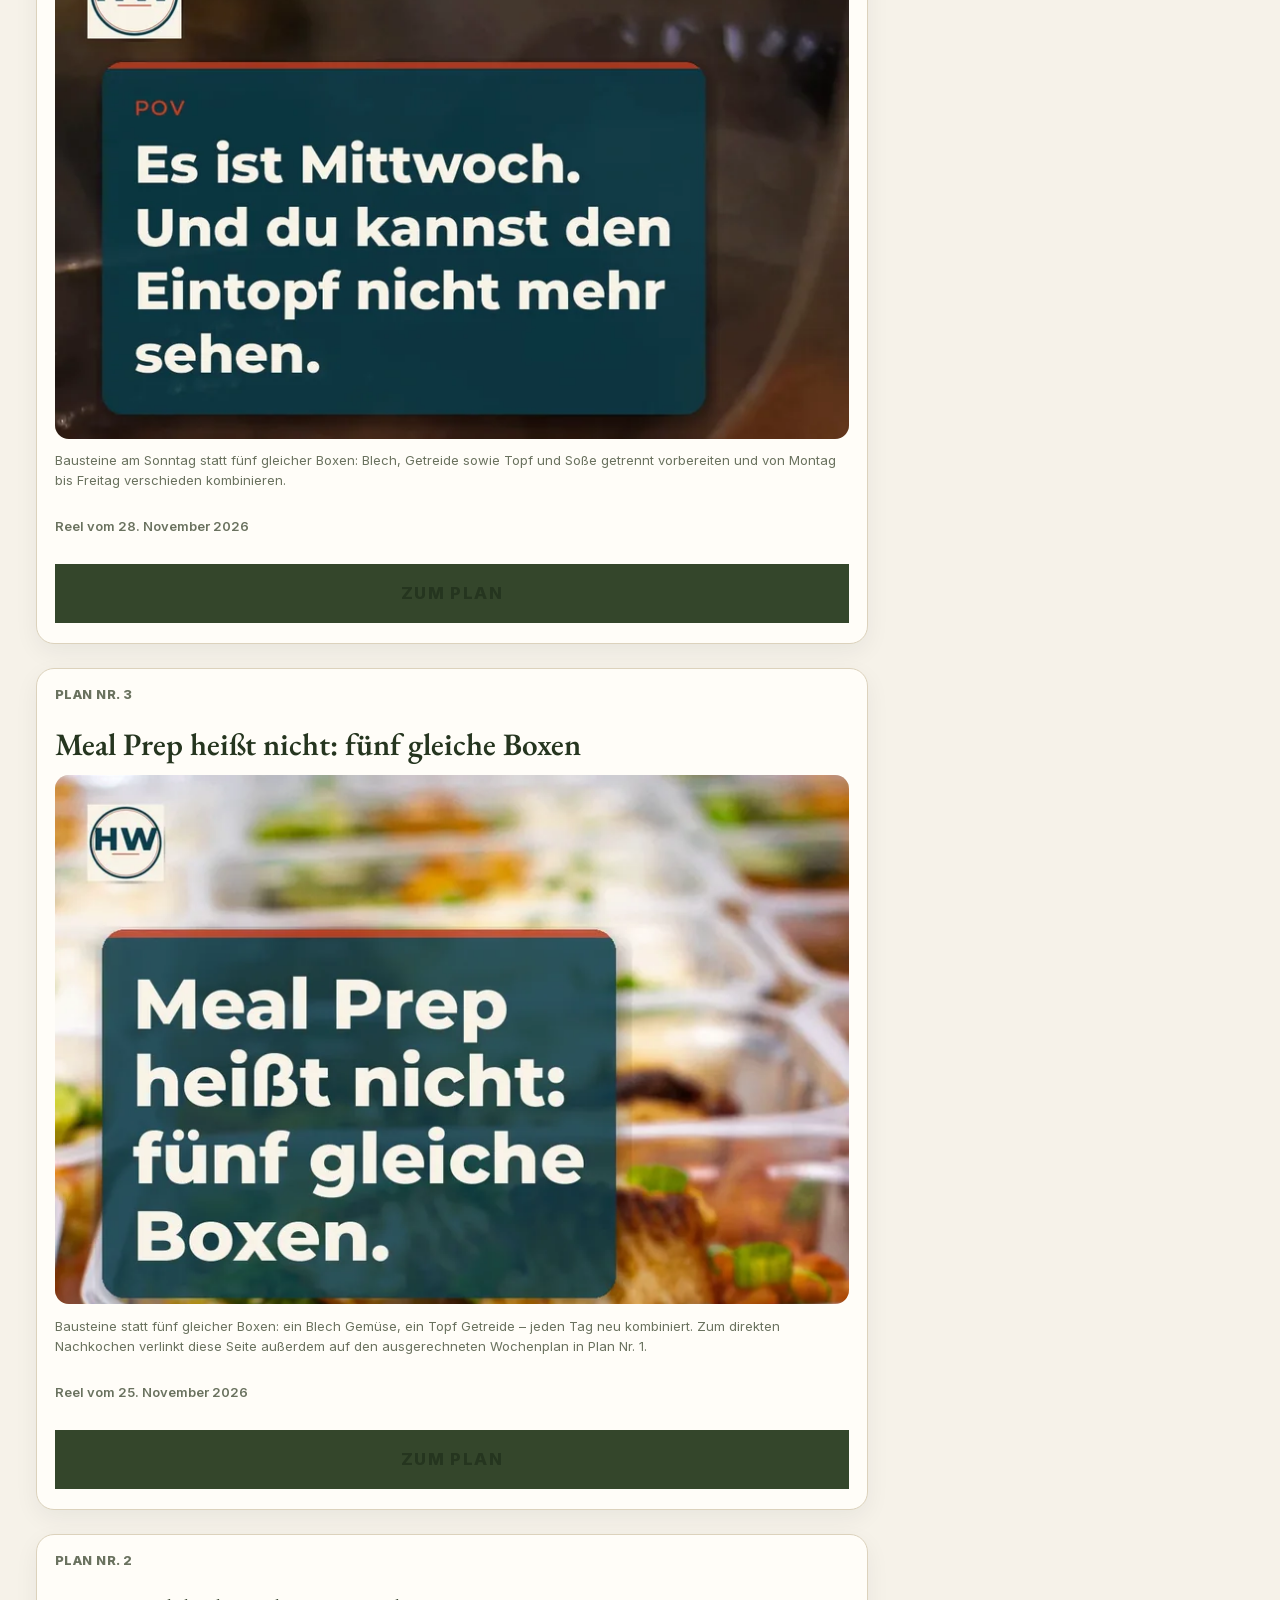
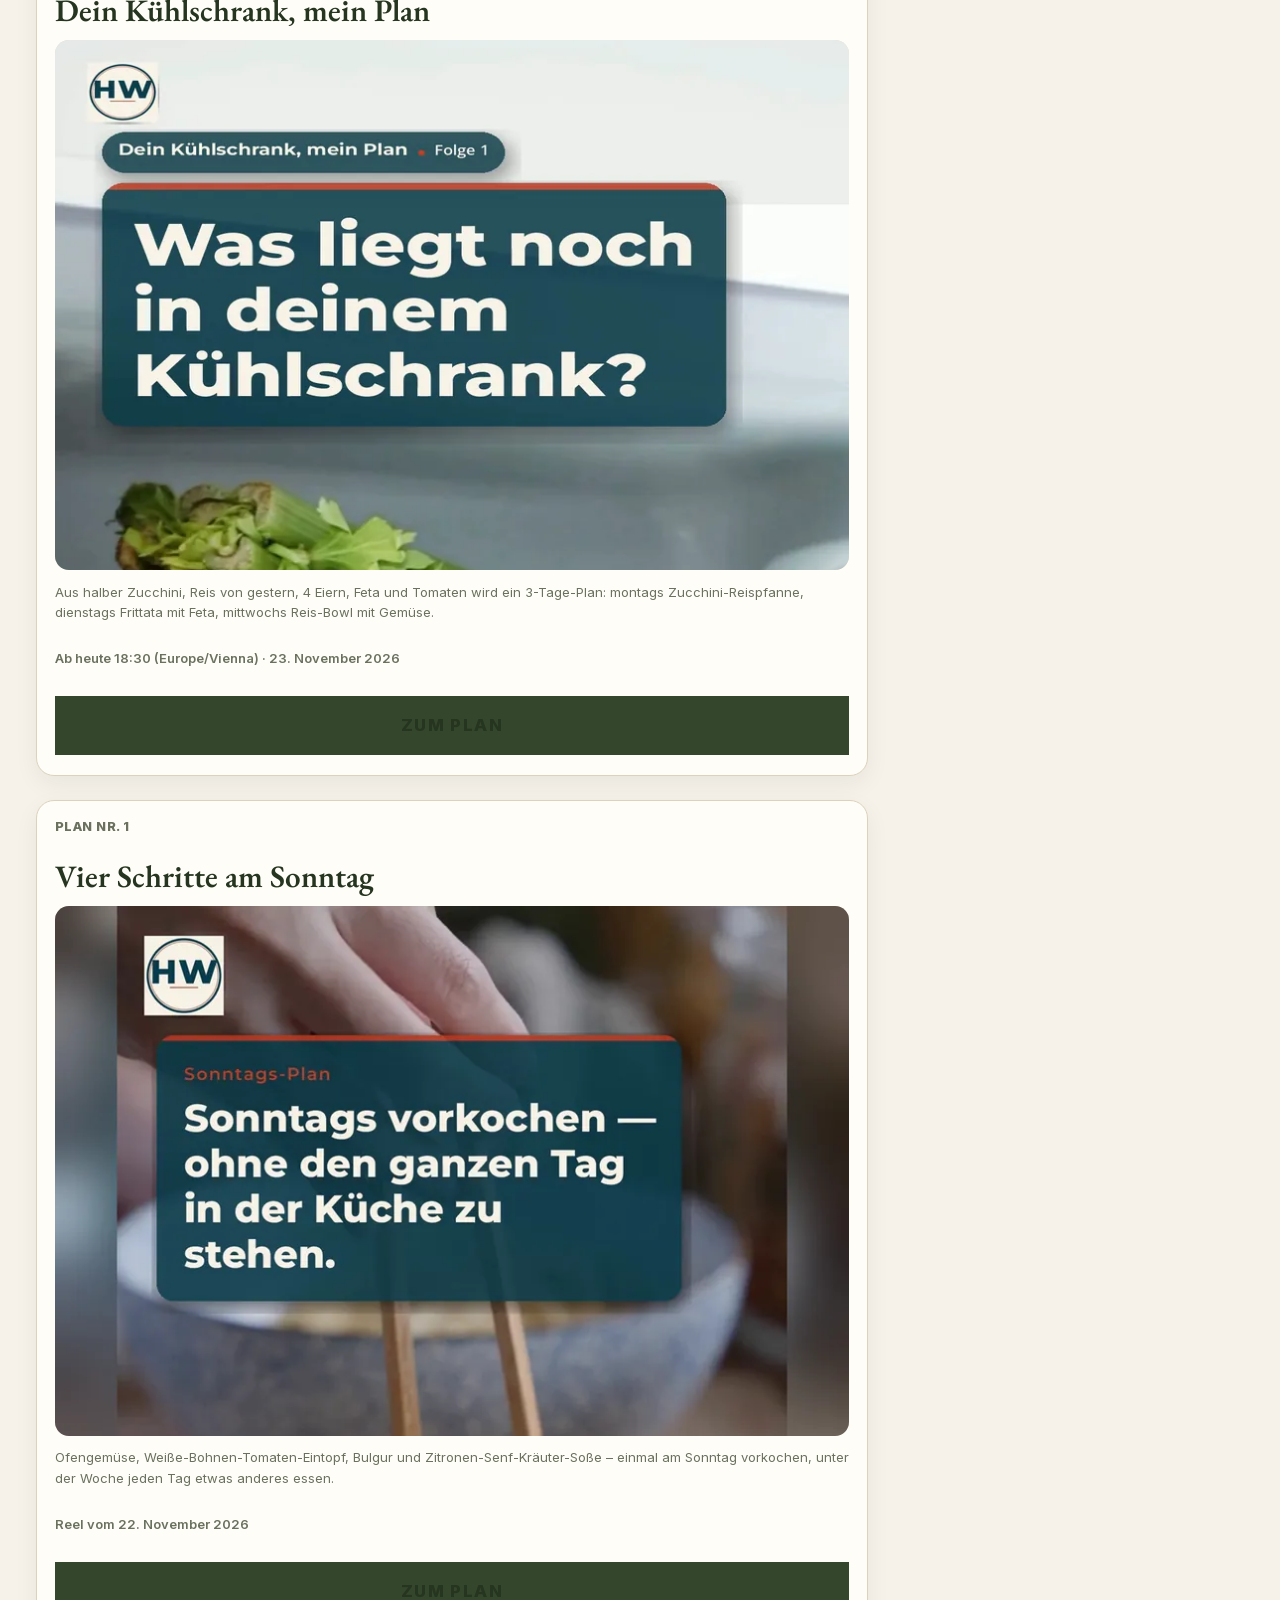
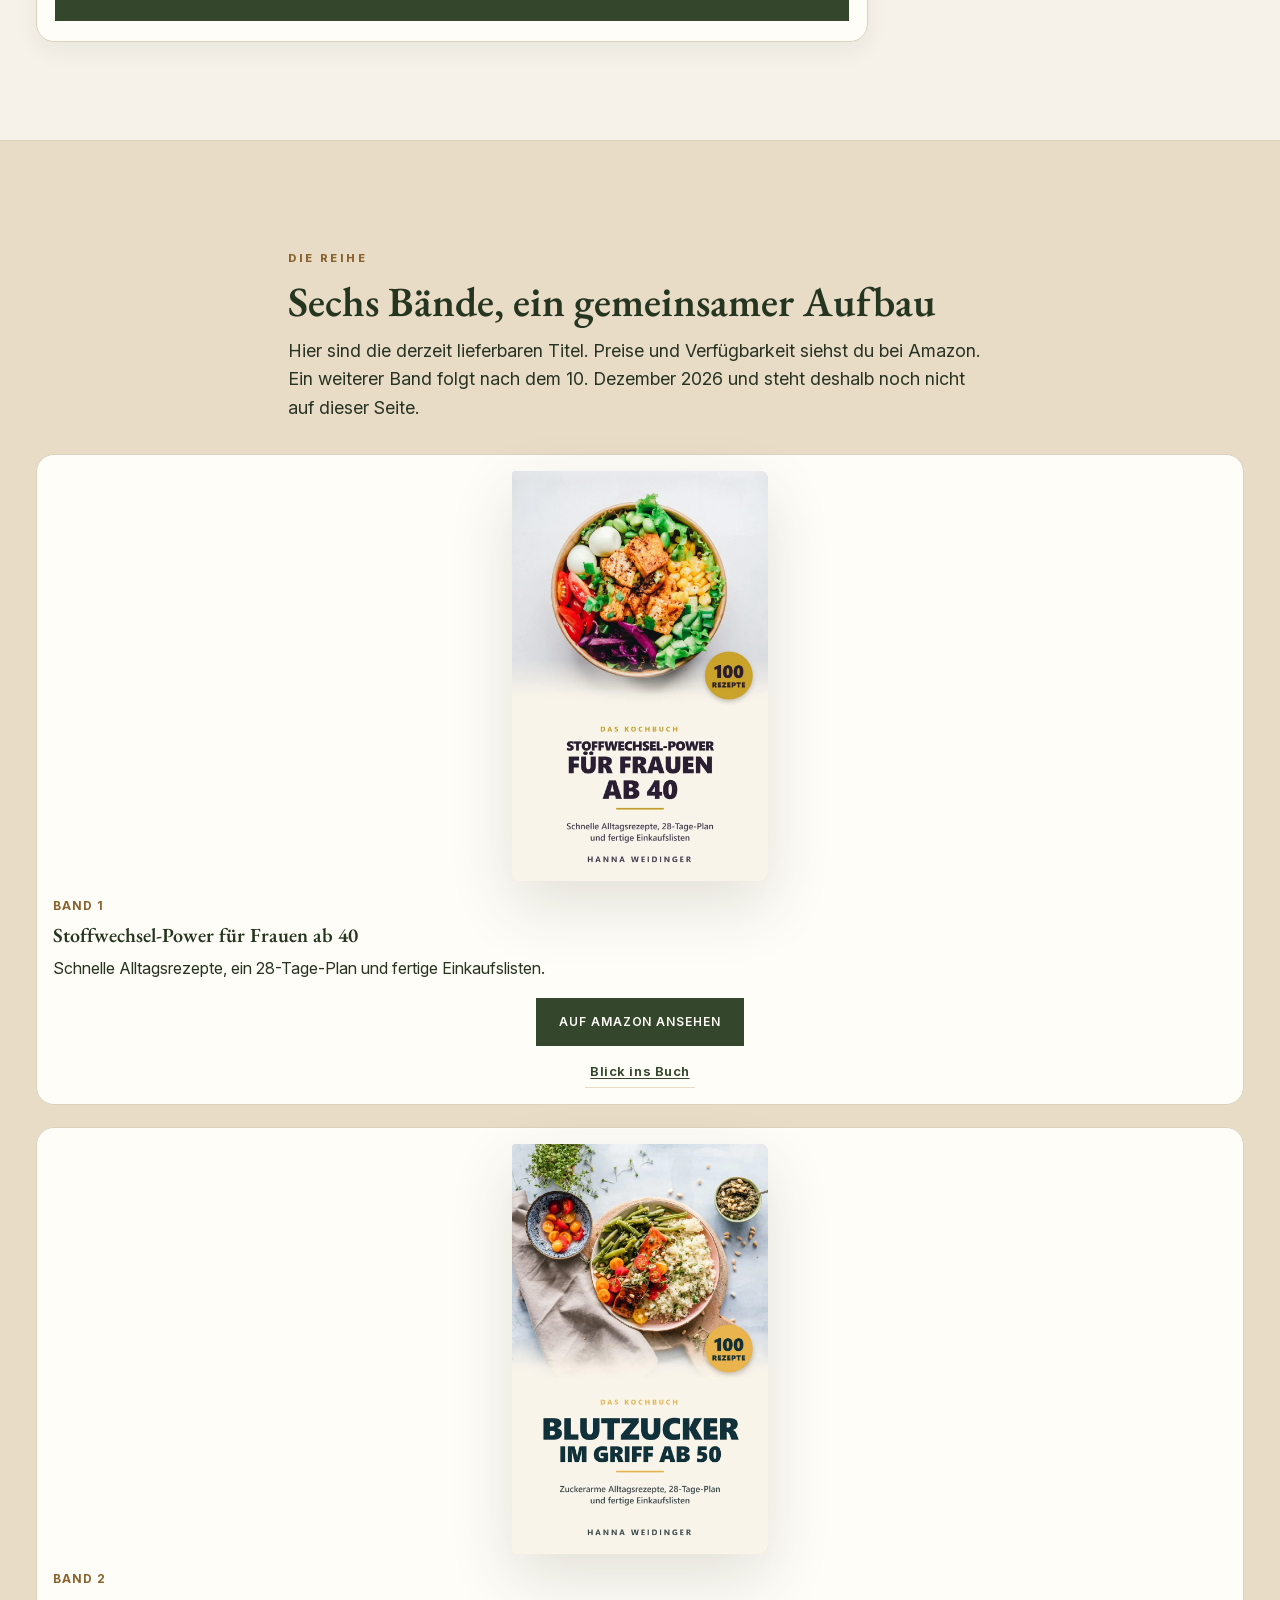
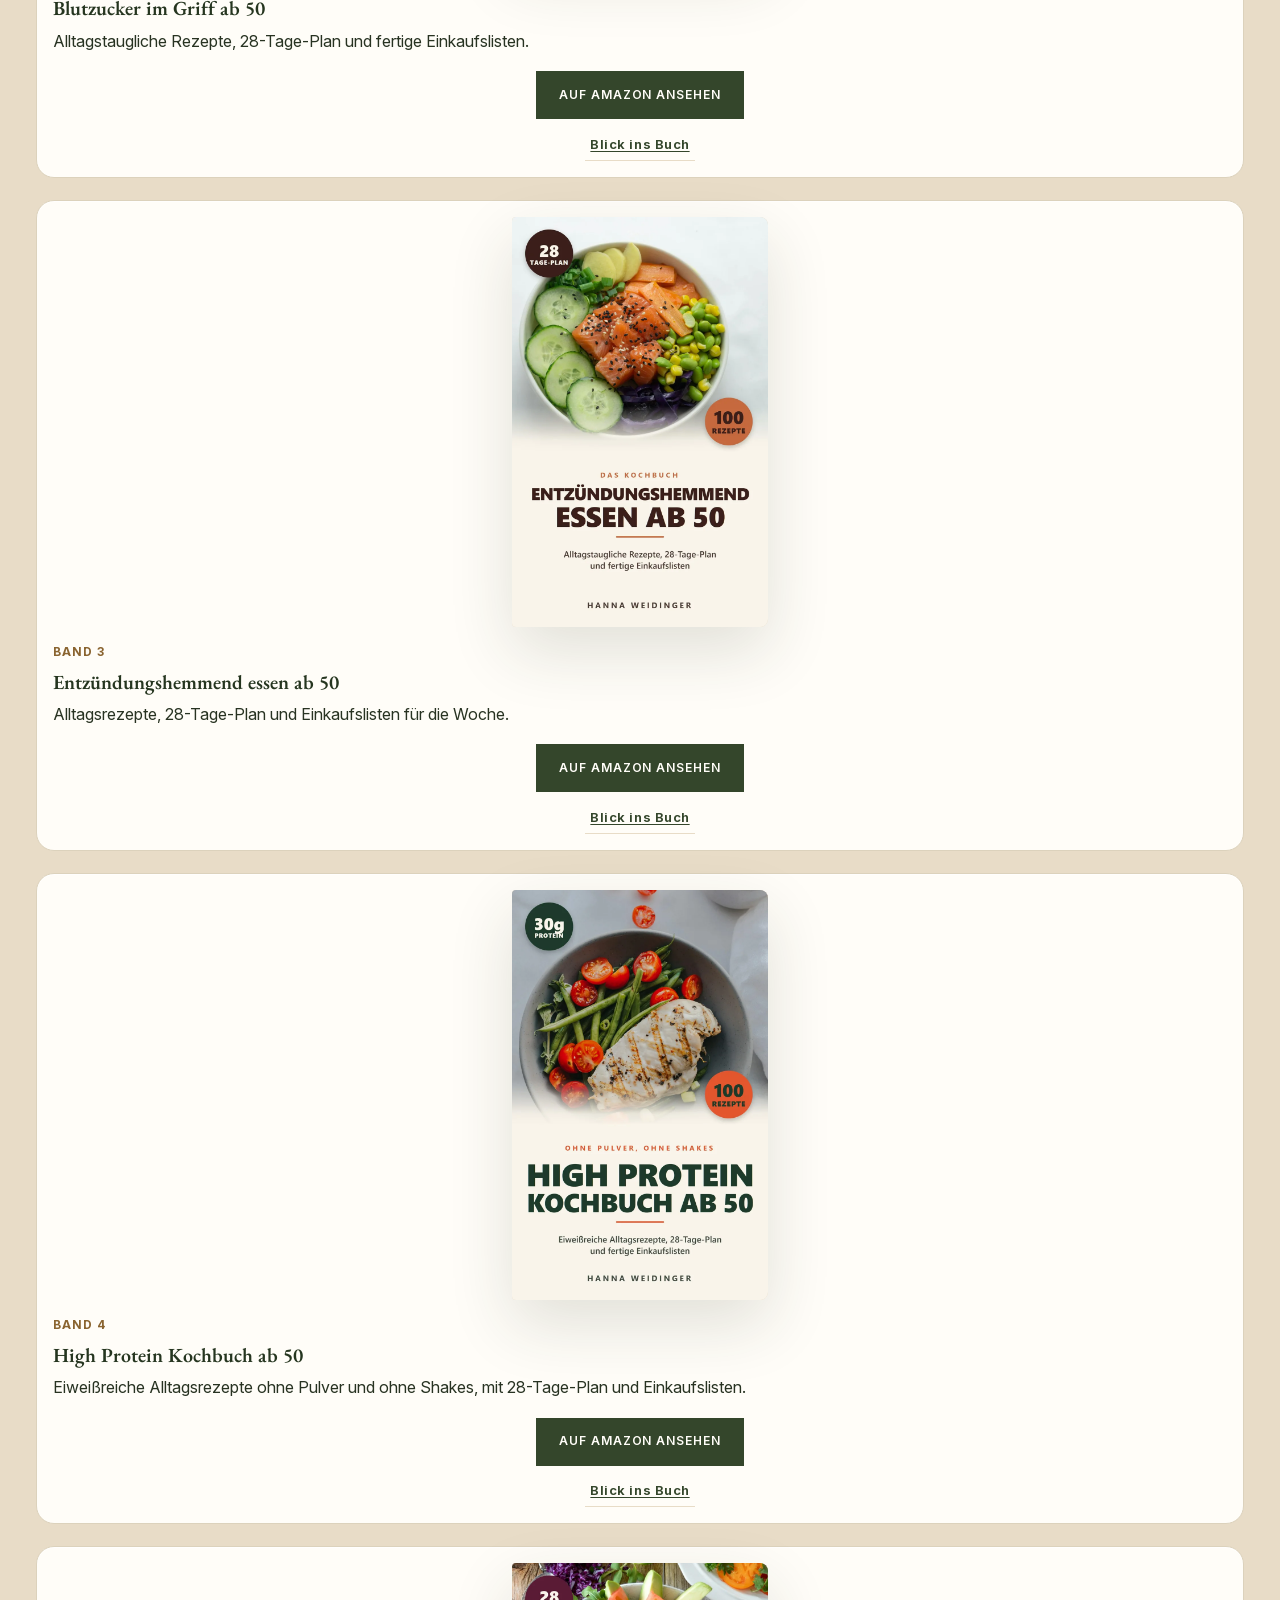
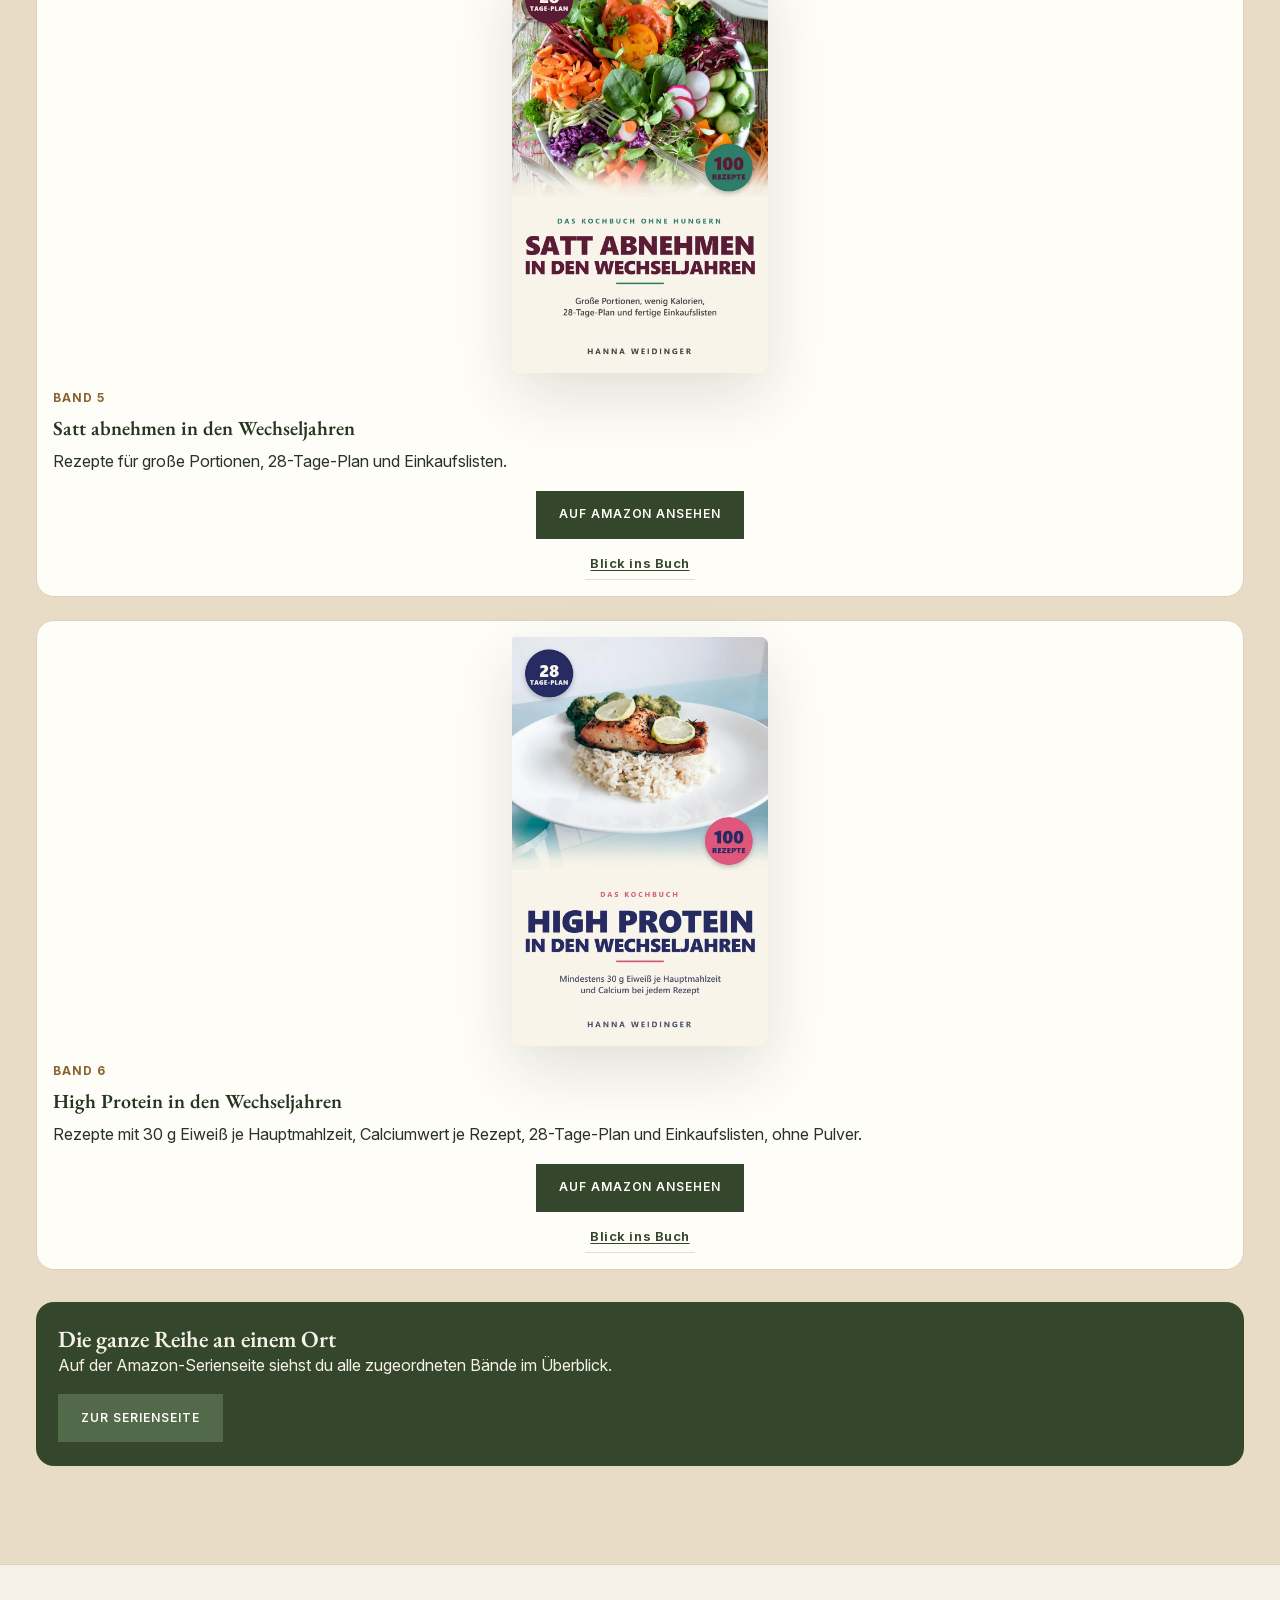
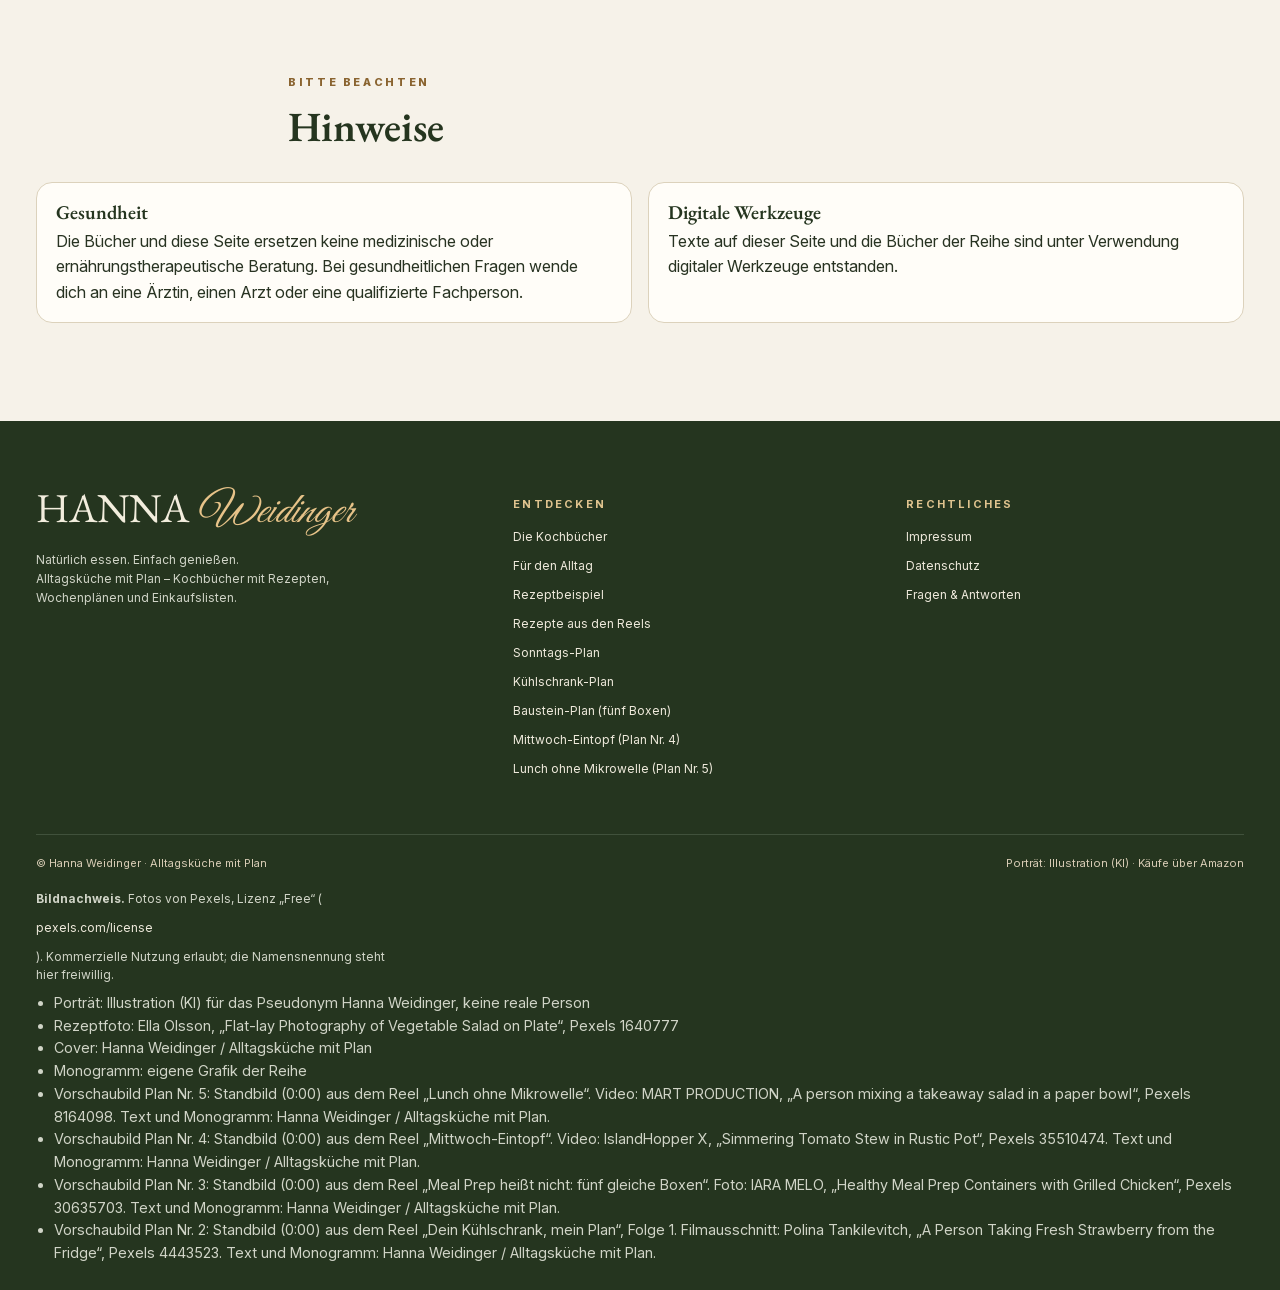
<file: reels/index.html>
<!DOCTYPE html>
<html lang="de-AT">
<head>
  <meta charset="utf-8">
  <meta name="viewport" content="width=device-width, initial-scale=1">
  <title>Rezepte aus den Reels | Alltagsküche mit Plan</title>
  <meta name="description" content="Du kommst von TikTok, Instagram oder Pinterest? Hier findest du zu jedem Reel von Hanna Weidinger den ganzen Plan – aktuell Plan Nr. 5: Lunch ohne Mikrowelle im Büro, Plan Nr. 4: Mittwochs denselben Eintopf sehen?, Plan Nr. 3: Meal Prep heißt nicht: fünf gleiche Boxen, Plan Nr. 2: Dein Kühlschrank, mein Plan, und Plan Nr. 1: Vier Schritte am Sonntag.">
  <meta name="robots" content="index, follow">
  <link rel="icon" href="../assets/img/favicon.png" type="image/png">
  <link rel="stylesheet" href="../assets/css/style.css">
</head>
<body class="subpage subpage-reels">
    <a class="skip sr-only" href="#inhalt">Zum Inhalt springen</a>
  <div class="topnote">HANNA WEIDINGER <b>✦</b> ALLTAGSKÜCHE MIT PLAN <b>✦</b> KOCHBÜCHER &amp; ERNÄHRUNG</div>
  <header class="header">
    <nav class="container nav" aria-label="Hauptnavigation">
      <a class="nav-logo" href="../index.html" data-keep-src>
        <img class="round-mark" src="../assets/img/marke/logo-monogramm.png" width="160" height="160" alt="">
        <span class="logotext">Hanna Weidinger<small>Natürlich essen · Einfach genießen</small></span>
      </a>
      <button id="menu-btn" class="menu-btn" type="button" aria-label="Menü öffnen" aria-expanded="false" aria-controls="nav-links">☰</button>
      <div class="links" id="nav-links">
        <a href="../index.html" data-keep-src>Start</a>
        <a href="../index.html#buecher" data-keep-src>Die Kochbücher</a>
        <a href="../index.html#fuer-wen" data-keep-src>Für den Alltag</a>
        <a href="../index.html#rezept" data-keep-src>Rezept</a>
        <a href="#plaene" data-keep-src>Reels-Rezepte</a>
        <a class="nav-cta" href="../index.html#buecher" data-keep-src>Bücher entdecken ↗</a>
      </div>
    </nav>
  </header>


  <main id="inhalt">
    <section class="plan-hero reels-hero" aria-labelledby="reels-title">
      <div class="wrap">
        <a class="plan-breadcrumb" href="../index.html" data-keep-src>&larr; Zurück zur Reihen-Startseite</a>
        <p class="eyebrow">Von den Reels zur ganzen Anleitung</p>
        <h1 id="reels-title">Rezepte aus den Reels</h1>
        <p class="lede">Du kommst von TikTok, Instagram oder Pinterest? Hier findest du zu jedem Reel den ganzen Plan.</p>
      </div>
    </section>

    <section class="section section-reels" id="plaene" aria-labelledby="plaene-title">
      <div class="wrap">
        <h2 id="plaene-title" class="visually-hidden">Nummerierte Pläne zu den Reels</h2>
        <script type="application/json" id="reels-data">
{
  "reels": [
    {
      "nr": 5,
      "titel": "Keine Mikrowelle im Büro. Trotzdem etwas Vernünftiges essen.",
      "slug": "lunch-ohne-mikrowelle",
      "datum": "2026-11-28",
      "datum_anzeige": "Reel zum kalten Büro-Lunch · Plan Nr. 5",
      "beschreibung": "Getreidesalat oder ein Wrap vom Vorabend schmecken auch kalt – das Dressing kommt in ein eigenes Glas und erst im Büro darüber.",
      "bild": "../assets/img/reels/plan-05-lunch-ohne-mikrowelle.jpg",
      "bild_webp": "../assets/img/reels/plan-05-lunch-ohne-mikrowelle.webp",
      "bild_breite": 800,
      "bild_hoehe": 1200,
      "bild_alt": "Standbild aus dem Reel „Keine Mikrowelle im Büro. Trotzdem etwas Vernünftiges essen.“: Schüssel mit Getreidesalat im Büro, darüber der Text „Keine Mikrowelle im Büro. Trotzdem etwas Vernünftiges essen.“",
      "bildnachweis": "Standbild (0:00) aus dem Reel „Lunch ohne Mikrowelle“. Video: MART PRODUCTION, „A person mixing a takeaway salad in a paper bowl“, Pexels 8164098, Lizenz Free (pexels.com/license). Text und Monogramm: Hanna Weidinger / Alltagsküche mit Plan.",
      "plan_url": "../plan/lunch-ohne-mikrowelle/"
    },
    {
      "nr": 4,
      "titel": "Mittwochs denselben Eintopf sehen?",
      "slug": "mittwoch-eintopf",
      "datum": "2026-11-28",
      "datum_anzeige": "Reel vom 28. November 2026",
      "beschreibung": "Bausteine am Sonntag statt fünf gleicher Boxen: Blech, Getreide sowie Topf und Soße getrennt vorbereiten und von Montag bis Freitag verschieden kombinieren.",
      "bild": "../assets/img/reels/plan-04-mittwoch-eintopf.jpg",
      "bild_webp": "../assets/img/reels/plan-04-mittwoch-eintopf.webp",
      "bild_breite": 800,
      "bild_hoehe": 1200,
      "bild_alt": "Standbild aus dem Reel „Mittwochs denselben Eintopf sehen?“: Bohneneintopf im Topf, darüber der Text „Es ist Mittwoch. Und du kannst den Eintopf nicht mehr sehen.“",
      "bildnachweis": "Standbild (0:00) aus dem Reel „Mittwoch-Eintopf“. Video: IslandHopper X, „Simmering Tomato Stew in Rustic Pot“, Pexels 35510474, Lizenz Free (pexels.com/license). Text und Monogramm: Hanna Weidinger / Alltagsküche mit Plan.",
      "plan_url": "../plan/mittwoch-eintopf/"
    },
    {
      "nr": 3,
      "titel": "Meal Prep heißt nicht: fünf gleiche Boxen",
      "slug": "fuenf-boxen",
      "datum": "2026-11-25",
      "datum_anzeige": "Reel vom 25. November 2026",
      "beschreibung": "Bausteine statt fünf gleicher Boxen: ein Blech Gemüse, ein Topf Getreide – jeden Tag neu kombiniert. Zum direkten Nachkochen verlinkt diese Seite außerdem auf den ausgerechneten Wochenplan in Plan Nr. 1.",
      "bild": "../assets/img/reels/plan-03-fuenf-boxen.jpg",
      "bild_webp": "../assets/img/reels/plan-03-fuenf-boxen.webp",
      "bild_breite": 800,
      "bild_hoehe": 1200,
      "bild_alt": "Standbild aus dem Reel „Meal Prep heißt nicht: fünf gleiche Boxen“: Vorbereitete Mahlzeiten in Boxen, darüber der Text „Meal Prep heißt nicht: fünf gleiche Boxen.“",
      "bildnachweis": "Standbild (0:00) aus dem Reel „Meal Prep heißt nicht: fünf gleiche Boxen“. Foto: IARA MELO, „Healthy Meal Prep Containers with Grilled Chicken“, Pexels 30635703, Lizenz Free (pexels.com/license). Text und Monogramm: Hanna Weidinger / Alltagsküche mit Plan.",
      "plan_url": "../plan/fuenf-boxen/"
    },
    {
      "nr": 2,
      "titel": "Dein Kühlschrank, mein Plan",
      "slug": "kuehlschrank-folge-1",
      "datum": "2026-11-23",
      "datum_anzeige": "Ab heute 18:30 (Europe/Vienna) · 23. November 2026",
      "beschreibung": "Aus halber Zucchini, Reis von gestern, 4 Eiern, Feta und Tomaten wird ein 3-Tage-Plan: montags Zucchini-Reispfanne, dienstags Frittata mit Feta, mittwochs Reis-Bowl mit Gemüse.",
      "bild": "../assets/img/reels/plan-02-kuehlschrank.jpg",
      "bild_webp": "../assets/img/reels/plan-02-kuehlschrank.webp",
      "bild_breite": 800,
      "bild_hoehe": 1200,
      "bild_alt": "Standbild aus dem Reel „Dein Kühlschrank, mein Plan“, Folge 1: Blick von innen in einen Kühlschrank, darüber der Text „Was liegt noch in deinem Kühlschrank?“",
      "bildnachweis": "Standbild (0:00) aus dem Reel „Dein Kühlschrank, mein Plan“, Folge 1. Filmausschnitt: Polina Tankilevitch, „A Person Taking Fresh Strawberry from the Fridge“, Pexels 4443523, Lizenz Free (pexels.com/license). Text und Monogramm: Hanna Weidinger / Alltagsküche mit Plan.",
      "plan_url": "../plan/kuehlschrank-folge-1/"
    },
    {
      "nr": 1,
      "titel": "Vier Schritte am Sonntag",
      "slug": "sonntag-vier-schritte",
      "datum": "2026-11-22",
      "datum_anzeige": "Reel vom 22. November 2026",
      "beschreibung": "Ofengemüse, Weiße-Bohnen-Tomaten-Eintopf, Bulgur und Zitronen-Senf-Kräuter-Soße – einmal am Sonntag vorkochen, unter der Woche jeden Tag etwas anderes essen.",
      "bild": "../assets/img/reels/plan-01-sonntag.jpg",
      "bild_webp": "../assets/img/reels/plan-01-sonntag.webp",
      "bild_breite": 800,
      "bild_hoehe": 1200,
      "bild_alt": "Standbild aus dem Reel „Vier Schritte am Sonntag“: Hände legen gekochte Nudeln in eine Glasbox, darüber der Text „Sonntags vorkochen — ohne den ganzen Tag in der Küche zu stehen.“",
      "bildnachweis": "Standbild aus dem Reel „Sonntag in vier Schritten“. Filmausschnitt: Sarah Chai, „Putting Pasta in a Glass Container“, Pexels 7250802, Lizenz Free (pexels.com/license). Text und Monogramm: Hanna Weidinger / Alltagsküche mit Plan.",
      "plan_url": "../plan/sonntag-vier-schritte/"
    }
  ]
}
        </script>
        <div class="reel-list" id="reels-list">
          <article class="reel-card" id="plan-5">
            <p class="reel-nr">Plan Nr. 5</p>
            <h2>Keine Mikrowelle im Büro. Trotzdem etwas Vernünftiges essen.</h2>
            <figure class="reel-photo">
              <picture>
                <source type="image/webp" srcset="../assets/img/reels/plan-05-lunch-ohne-mikrowelle.webp">
                <img src="../assets/img/reels/plan-05-lunch-ohne-mikrowelle.jpg" width="800" height="1200" alt="Standbild aus dem Reel „Keine Mikrowelle im Büro. Trotzdem etwas Vernünftiges essen.“: Schüssel mit Getreidesalat im Büro, darüber der Text „Keine Mikrowelle im Büro. Trotzdem etwas Vernünftiges essen.“" decoding="async" fetchpriority="high">
              </picture>
            </figure>
            <p class="reel-desc">Getreidesalat oder ein Wrap vom Vorabend schmecken auch kalt – das Dressing kommt in ein eigenes Glas und erst im Büro darüber.</p>
            <p class="reel-date"><time datetime="2026-11-28">Reel zum kalten Büro-Lunch · Plan Nr. 5</time></p>
            <a class="btn btn-primary" href="../plan/lunch-ohne-mikrowelle/" data-keep-src>Zum Plan</a>
          </article>
          <article class="reel-card" id="plan-4">
            <p class="reel-nr">Plan Nr. 4</p>
            <h2>Mittwochs denselben Eintopf sehen?</h2>
            <figure class="reel-photo">
              <picture>
                <source type="image/webp" srcset="../assets/img/reels/plan-04-mittwoch-eintopf.webp">
                <img src="../assets/img/reels/plan-04-mittwoch-eintopf.jpg" width="800" height="1200" alt="Standbild aus dem Reel „Mittwochs denselben Eintopf sehen?“: Bohneneintopf im Topf, darüber der Text „Es ist Mittwoch. Und du kannst den Eintopf nicht mehr sehen.“" loading="lazy" decoding="async">
              </picture>
            </figure>
            <p class="reel-desc">Bausteine am Sonntag statt fünf gleicher Boxen: Blech, Getreide sowie Topf und Soße getrennt vorbereiten und von Montag bis Freitag verschieden kombinieren.</p>
            <p class="reel-date"><time datetime="2026-11-28">Reel vom 28. November 2026</time></p>
            <a class="btn btn-primary" href="../plan/mittwoch-eintopf/" data-keep-src>Zum Plan</a>
          </article>
          <article class="reel-card" id="plan-3">
            <p class="reel-nr">Plan Nr. 3</p>
            <h2>Meal Prep heißt nicht: fünf gleiche Boxen</h2>
            <figure class="reel-photo">
              <picture>
                <source type="image/webp" srcset="../assets/img/reels/plan-03-fuenf-boxen.webp">
                <img src="../assets/img/reels/plan-03-fuenf-boxen.jpg" width="800" height="1200" alt="Standbild aus dem Reel „Meal Prep heißt nicht: fünf gleiche Boxen“: Vorbereitete Mahlzeiten in Boxen, darüber der Text „Meal Prep heißt nicht: fünf gleiche Boxen.“" loading="lazy" decoding="async">
              </picture>
            </figure>
            <p class="reel-desc">Bausteine statt fünf gleicher Boxen: ein Blech Gemüse, ein Topf Getreide – jeden Tag neu kombiniert. Zum direkten Nachkochen verlinkt diese Seite außerdem auf den ausgerechneten Wochenplan in Plan Nr. 1.</p>
            <p class="reel-date"><time datetime="2026-11-25">Reel vom 25. November 2026</time></p>
            <a class="btn btn-primary" href="../plan/fuenf-boxen/" data-keep-src>Zum Plan</a>
          </article>
          <article class="reel-card" id="plan-2">
            <p class="reel-nr">Plan Nr. 2</p>
            <h2>Dein Kühlschrank, mein Plan</h2>
            <figure class="reel-photo">
              <picture>
                <source type="image/webp" srcset="../assets/img/reels/plan-02-kuehlschrank.webp">
                <img src="../assets/img/reels/plan-02-kuehlschrank.jpg" width="800" height="1200" alt="Standbild aus dem Reel „Dein Kühlschrank, mein Plan“, Folge 1: Blick von innen in einen Kühlschrank, darüber der Text „Was liegt noch in deinem Kühlschrank?“" loading="lazy" decoding="async">
              </picture>
            </figure>
            <p class="reel-desc">Aus halber Zucchini, Reis von gestern, 4 Eiern, Feta und Tomaten wird ein 3-Tage-Plan: montags Zucchini-Reispfanne, dienstags Frittata mit Feta, mittwochs Reis-Bowl mit Gemüse.</p>
            <p class="reel-date"><time datetime="2026-11-23">Ab heute 18:30 (Europe/Vienna) · 23. November 2026</time></p>
            <a class="btn btn-primary" href="../plan/kuehlschrank-folge-1/" data-keep-src>Zum Plan</a>
          </article>
          <article class="reel-card" id="plan-1">
            <p class="reel-nr">Plan Nr. 1</p>
            <h2>Vier Schritte am Sonntag</h2>
            <figure class="reel-photo">
              <picture>
                <source type="image/webp" srcset="../assets/img/reels/plan-01-sonntag.webp">
                <img src="../assets/img/reels/plan-01-sonntag.jpg" width="800" height="1200" alt="Standbild aus dem Reel „Vier Schritte am Sonntag“: Hände legen gekochte Nudeln in eine Glasbox, darüber der Text „Sonntags vorkochen — ohne den ganzen Tag in der Küche zu stehen.“" loading="lazy" decoding="async">
              </picture>
            </figure>
            <p class="reel-desc">Ofengemüse, Weiße-Bohnen-Tomaten-Eintopf, Bulgur und Zitronen-Senf-Kräuter-Soße – einmal am Sonntag vorkochen, unter der Woche jeden Tag etwas anderes essen.</p>
            <p class="reel-date"><time datetime="2026-11-22">Reel vom 22. November 2026</time></p>
            <a class="btn btn-primary" href="../plan/sonntag-vier-schritte/" data-keep-src>Zum Plan</a>
          </article>
        </div>
      </div>
    </section>

    <section class="section section-alt" id="buecher" aria-labelledby="buecher-title">
      <div class="wrap">
        <div class="section-head">
          <p class="eyebrow">Die Reihe</p>
          <h2 id="buecher-title"><span class="only-before-band7">Sechs Bände, ein gemeinsamer Aufbau</span><span class="only-after-band7">Sieben Bände, ein gemeinsamer Aufbau</span></h2>
          <p class="lede">Hier sind die derzeit lieferbaren Titel. Preise und Verfügbarkeit siehst du bei Amazon. <span class="only-before-band7">Ein weiterer Band folgt nach dem 10. Dezember 2026 und steht deshalb noch nicht auf dieser Seite.</span></p>
        </div>
        <div class="book-grid">

          <article class="book">
            <div class="cover-wrap">
              <picture>
                <source type="image/webp" srcset="../assets/img/covers/B0H8K92LJ7.webp">
                <img src="../assets/img/covers/B0H8K92LJ7.jpg" width="900" height="1440" alt="Cover: Stoffwechsel-Power für Frauen ab 40 – eine bunte Schüssel mit Lachs und Gemüse." loading="lazy" decoding="async">
              </picture>
            </div>
            <div class="book-body">
              <p class="book-kicker">Band 1</p>
              <h3>Stoffwechsel-Power für Frauen ab 40</h3>
              <p>Schnelle Alltagsrezepte, ein 28-Tage-Plan und fertige Einkaufslisten.</p>
              <div class="book-actions">
                <a class="btn btn-petrol" data-amazon="stoffwechsel" href="https://www.amazon.de/dp/B0H8K92LJ7">Auf Amazon ansehen</a>
                <a class="link-look" data-amazon="stoffwechsel" href="https://www.amazon.de/dp/B0H8K92LJ7">Blick ins Buch</a>
              </div>
            </div>
          </article>

          <article class="book">
            <div class="cover-wrap">
              <picture>
                <source type="image/webp" srcset="../assets/img/covers/B0HGND8NGN.webp">
                <img src="../assets/img/covers/B0HGND8NGN.jpg" width="900" height="1440" alt="Cover: Blutzucker im Griff ab 50 – eine Schüssel mit Joghurt, Beeren und Samen." loading="lazy" decoding="async">
              </picture>
            </div>
            <div class="book-body">
              <p class="book-kicker">Band 2</p>
              <h3>Blutzucker im Griff ab 50</h3>
              <p>Alltagstaugliche Rezepte, 28-Tage-Plan und fertige Einkaufslisten.</p>
              <div class="book-actions">
                <a class="btn btn-petrol" data-amazon="blutzucker" href="https://www.amazon.de/dp/B0HGND8NGN">Auf Amazon ansehen</a>
                <a class="link-look" data-amazon="blutzucker" href="https://www.amazon.de/dp/B0HGND8NGN">Blick ins Buch</a>
              </div>
            </div>
          </article>

          <article class="book">
            <div class="cover-wrap">
              <picture>
                <source type="image/webp" srcset="../assets/img/covers/B0HGVFPYQG.webp">
                <img src="../assets/img/covers/B0HGVFPYQG.jpg" width="900" height="1440" alt="Cover: Entzündungshemmend essen ab 50 – Lachs mit Gurke und Kräutern." loading="lazy" decoding="async">
              </picture>
            </div>
            <div class="book-body">
              <p class="book-kicker">Band 3</p>
              <h3>Entzündungshemmend essen ab 50</h3>
              <p>Alltagsrezepte, 28-Tage-Plan und Einkaufslisten für die Woche.</p>
              <div class="book-actions">
                <a class="btn btn-petrol" data-amazon="entzuendungshemmend" href="https://www.amazon.de/dp/B0HGVFPYQG">Auf Amazon ansehen</a>
                <a class="link-look" data-amazon="entzuendungshemmend" href="https://www.amazon.de/dp/B0HGVFPYQG">Blick ins Buch</a>
              </div>
            </div>
          </article>

          <article class="book">
            <div class="cover-wrap">
              <picture>
                <source type="image/webp" srcset="../assets/img/covers/B0HJL24Z7N.webp">
                <img src="../assets/img/covers/B0HJL24Z7N.jpg" width="900" height="1440" alt="Cover: High Protein Kochbuch ab 50 – eine Schüssel mit Hähnchen und buntem Gemüse." loading="lazy" decoding="async">
              </picture>
            </div>
            <div class="book-body">
              <p class="book-kicker">Band 4</p>
              <h3>High Protein Kochbuch ab 50</h3>
              <p>Eiweißreiche Alltagsrezepte ohne Pulver und ohne Shakes, mit 28-Tage-Plan und Einkaufslisten.</p>
              <div class="book-actions">
                <a class="btn btn-petrol" data-amazon="highprotein50" href="https://www.amazon.de/dp/B0HJL24Z7N">Auf Amazon ansehen</a>
                <a class="link-look" data-amazon="highprotein50" href="https://www.amazon.de/dp/B0HJL24Z7N">Blick ins Buch</a>
              </div>
            </div>
          </article>

          <article class="book">
            <div class="cover-wrap">
              <picture>
                <source type="image/webp" srcset="../assets/img/covers/B0HL6VFT3N.webp">
                <img src="../assets/img/covers/B0HL6VFT3N.jpg" width="900" height="1440" alt="Cover: Satt abnehmen in den Wechseljahren – eine Schüssel mit buntem Gemüse und Hülsenfrüchten." loading="lazy" decoding="async">
              </picture>
            </div>
            <div class="book-body">
              <p class="book-kicker">Band 5</p>
              <h3>Satt abnehmen in den Wechseljahren</h3>
              <p>Rezepte für große Portionen, 28-Tage-Plan und Einkaufslisten.</p>
              <div class="book-actions">
                <a class="btn btn-petrol" data-amazon="wechseljahre" href="https://www.amazon.de/dp/B0HL6VFT3N">Auf Amazon ansehen</a>
                <a class="link-look" data-amazon="wechseljahre" href="https://www.amazon.de/dp/B0HL6VFT3N">Blick ins Buch</a>
              </div>
            </div>
          </article>

          <article class="book">
            <div class="cover-wrap">
              <picture>
                <source type="image/webp" srcset="../assets/img/covers/B0HP7FHZK2.webp">
                <img src="../assets/img/covers/B0HP7FHZK2.jpg" width="900" height="1440" alt="Cover: High Protein in den Wechseljahren – Lachs auf Reis mit Gemüse." loading="lazy" decoding="async">
              </picture>
            </div>
            <div class="book-body">
              <p class="book-kicker">Band 6</p>
              <h3>High Protein in den Wechseljahren</h3>
              <p>Rezepte mit 30&nbsp;g Eiweiß je Hauptmahlzeit, Calciumwert je Rezept, 28-Tage-Plan und Einkaufslisten, ohne Pulver.</p>
              <div class="book-actions">
                <a class="btn btn-petrol" data-amazon="highproteinwj" href="https://www.amazon.de/dp/B0HP7FHZK2">Auf Amazon ansehen</a>
                <a class="link-look" data-amazon="highproteinwj" href="https://www.amazon.de/dp/B0HP7FHZK2">Blick ins Buch</a>
              </div>
            </div>
          </article>

          <!-- Band 7 Meal Prep. Ausgeblendet, bis SHOW_BAND7_MEALPREP in assets/js/amazon-links.js auf true steht (ab/nach 10.12.2026). -->
          <article class="book" data-band="mealprep" hidden>
            <div class="cover-wrap">
              <picture>
                <source type="image/webp" srcset="../assets/img/covers/B0HRT6TCG7.webp">
                <img src="../assets/img/covers/B0HRT6TCG7.jpg" width="900" height="1440" alt="Cover: Meal Prep für die Arbeitswoche – vorbereitete Boxen mit Curry, Reis, Avocado und Gemüse." loading="lazy" decoding="async">
              </picture>
            </div>
            <div class="book-body">
              <p class="book-kicker">Band 7</p>
              <h3>Meal Prep für die Arbeitswoche</h3>
              <p>Das Kochbuch mit 8 Wochenplänen und 100 Gerichten: sonntags vorkochen, jeden Tag anders.</p>
              <div class="book-actions">
                <a class="btn btn-petrol" data-amazon="mealprep" href="https://www.amazon.de/dp/B0HRT6TCG7">Auf Amazon ansehen</a>
                <a class="link-look" data-amazon="mealprep" href="https://www.amazon.de/dp/B0HRT6TCG7">Blick ins Buch</a>
              </div>
            </div>
          </article>

        </div>

        <div class="series-cta">
          <div>
            <h2>Die ganze Reihe an einem Ort</h2>
            <p>Auf der Amazon-Serienseite siehst du alle zugeordneten Bände im Überblick.</p>
          </div>
          <a class="btn btn-primary" data-amazon="serie" href="https://www.amazon.de/dp/B0HHGNQ95L">Zur Serienseite</a>
        </div>
      </div>
    </section>

    <section class="section" id="hinweise" aria-labelledby="hinweise-title">
      <div class="wrap">
        <div class="section-head">
          <p class="eyebrow">Bitte beachten</p>
          <h2 id="hinweise-title">Hinweise</h2>
        </div>
        <div class="notes">
          <div class="note">
            <h3>Gesundheit</h3>
            <p>Die Bücher und diese Seite ersetzen keine medizinische oder ernährungstherapeutische Beratung. Bei gesundheitlichen Fragen wende dich an eine Ärztin, einen Arzt oder eine qualifizierte Fachperson.</p>
          </div>
          <div class="note">
            <h3>Digitale Werkzeuge</h3>
            <p>Texte auf dieser Seite und die Bücher der Reihe sind unter Verwendung digitaler Werkzeuge entstanden.</p>
          </div>
        </div>
      </div>
    </section>
  </main>

    <footer class="footer">
    <div class="container">
      <div class="footer-grid">
        <div>
          <div class="footer-logo">HANNA <em>Weidinger</em></div>
          <p>Natürlich essen. Einfach genießen.<br>Alltagsküche mit Plan – Kochbücher mit Rezepten, Wochenplänen und Einkaufslisten.</p>
        </div>
        <div>
          <h4>ENTDECKEN</h4>
          <a href="../index.html#buecher" data-keep-src>Die Kochbücher</a>
          <a href="../index.html#fuer-wen" data-keep-src>Für den Alltag</a>
          <a href="../index.html#rezept" data-keep-src>Rezeptbeispiel</a>
          <a href="../reels/" data-keep-src>Rezepte aus den Reels</a>
          <a href="../plan/sonntag-vier-schritte/" data-keep-src>Sonntags-Plan</a>
          <a href="../plan/kuehlschrank-folge-1/" data-keep-src>Kühlschrank-Plan</a>
          <a href="../plan/fuenf-boxen/" data-keep-src>Baustein-Plan (fünf Boxen)</a>
          <a href="../plan/mittwoch-eintopf/" data-keep-src>Mittwoch-Eintopf (Plan Nr. 4)</a>
          <a href="../plan/lunch-ohne-mikrowelle/" data-keep-src>Lunch ohne Mikrowelle (Plan Nr. 5)</a>
        </div>
        <div>
          <h4>RECHTLICHES</h4>
          <a href="../impressum.html">Impressum</a>
          <a href="../datenschutz.html">Datenschutz</a>
          <a href="../index.html#faq" data-keep-src>Fragen &amp; Antworten</a>
        </div>
      </div>
      <div class="footer-bottom">
        <span>© Hanna Weidinger · Alltagsküche mit Plan</span>
        <span>Porträt: Illustration (KI) · Käufe über Amazon</span>
      </div>
      <div class="credits" style="margin-top:1.1rem;">
        <p style="margin:0 0 .4rem;"><strong>Bildnachweis.</strong> Fotos von Pexels, Lizenz „Free“ (<a href="https://www.pexels.com/license/">pexels.com/license</a>). Kommerzielle Nutzung erlaubt; die Namensnennung steht hier freiwillig.</p>
        <ul>
          <li>Porträt: Illustration (KI) für das Pseudonym Hanna Weidinger, keine reale Person</li>
          <li>Rezeptfoto: Ella Olsson, „Flat-lay Photography of Vegetable Salad on Plate“, Pexels 1640777</li>
          <li>Cover: Hanna Weidinger / Alltagsküche mit Plan</li>
          <li>Monogramm: eigene Grafik der Reihe</li>
          <li>Vorschaubild Plan Nr. 5: Standbild (0:00) aus dem Reel „Lunch ohne Mikrowelle“. Video: MART PRODUCTION, „A person mixing a takeaway salad in a paper bowl“, Pexels 8164098. Text und Monogramm: Hanna Weidinger / Alltagsküche mit Plan.</li>
          <li>Vorschaubild Plan Nr. 4: Standbild (0:00) aus dem Reel „Mittwoch-Eintopf“. Video: IslandHopper X, „Simmering Tomato Stew in Rustic Pot“, Pexels 35510474. Text und Monogramm: Hanna Weidinger / Alltagsküche mit Plan.</li>
          <li>Vorschaubild Plan Nr. 3: Standbild (0:00) aus dem Reel „Meal Prep heißt nicht: fünf gleiche Boxen“. Foto: IARA MELO, „Healthy Meal Prep Containers with Grilled Chicken“, Pexels 30635703. Text und Monogramm: Hanna Weidinger / Alltagsküche mit Plan.</li>
          <li>Vorschaubild Plan Nr. 2: Standbild (0:00) aus dem Reel „Dein Kühlschrank, mein Plan“, Folge 1. Filmausschnitt: Polina Tankilevitch, „A Person Taking Fresh Strawberry from the Fridge“, Pexels 4443523. Text und Monogramm: Hanna Weidinger / Alltagsküche mit Plan.</li>

        </ul>
      </div>
    </div>
  </footer>
  <script src="../assets/js/site.js"></script>
  <script src="../assets/js/amazon-links.js"></script>
  <script src="../assets/js/reels-list.js"></script>
</body>
</html>
</file>
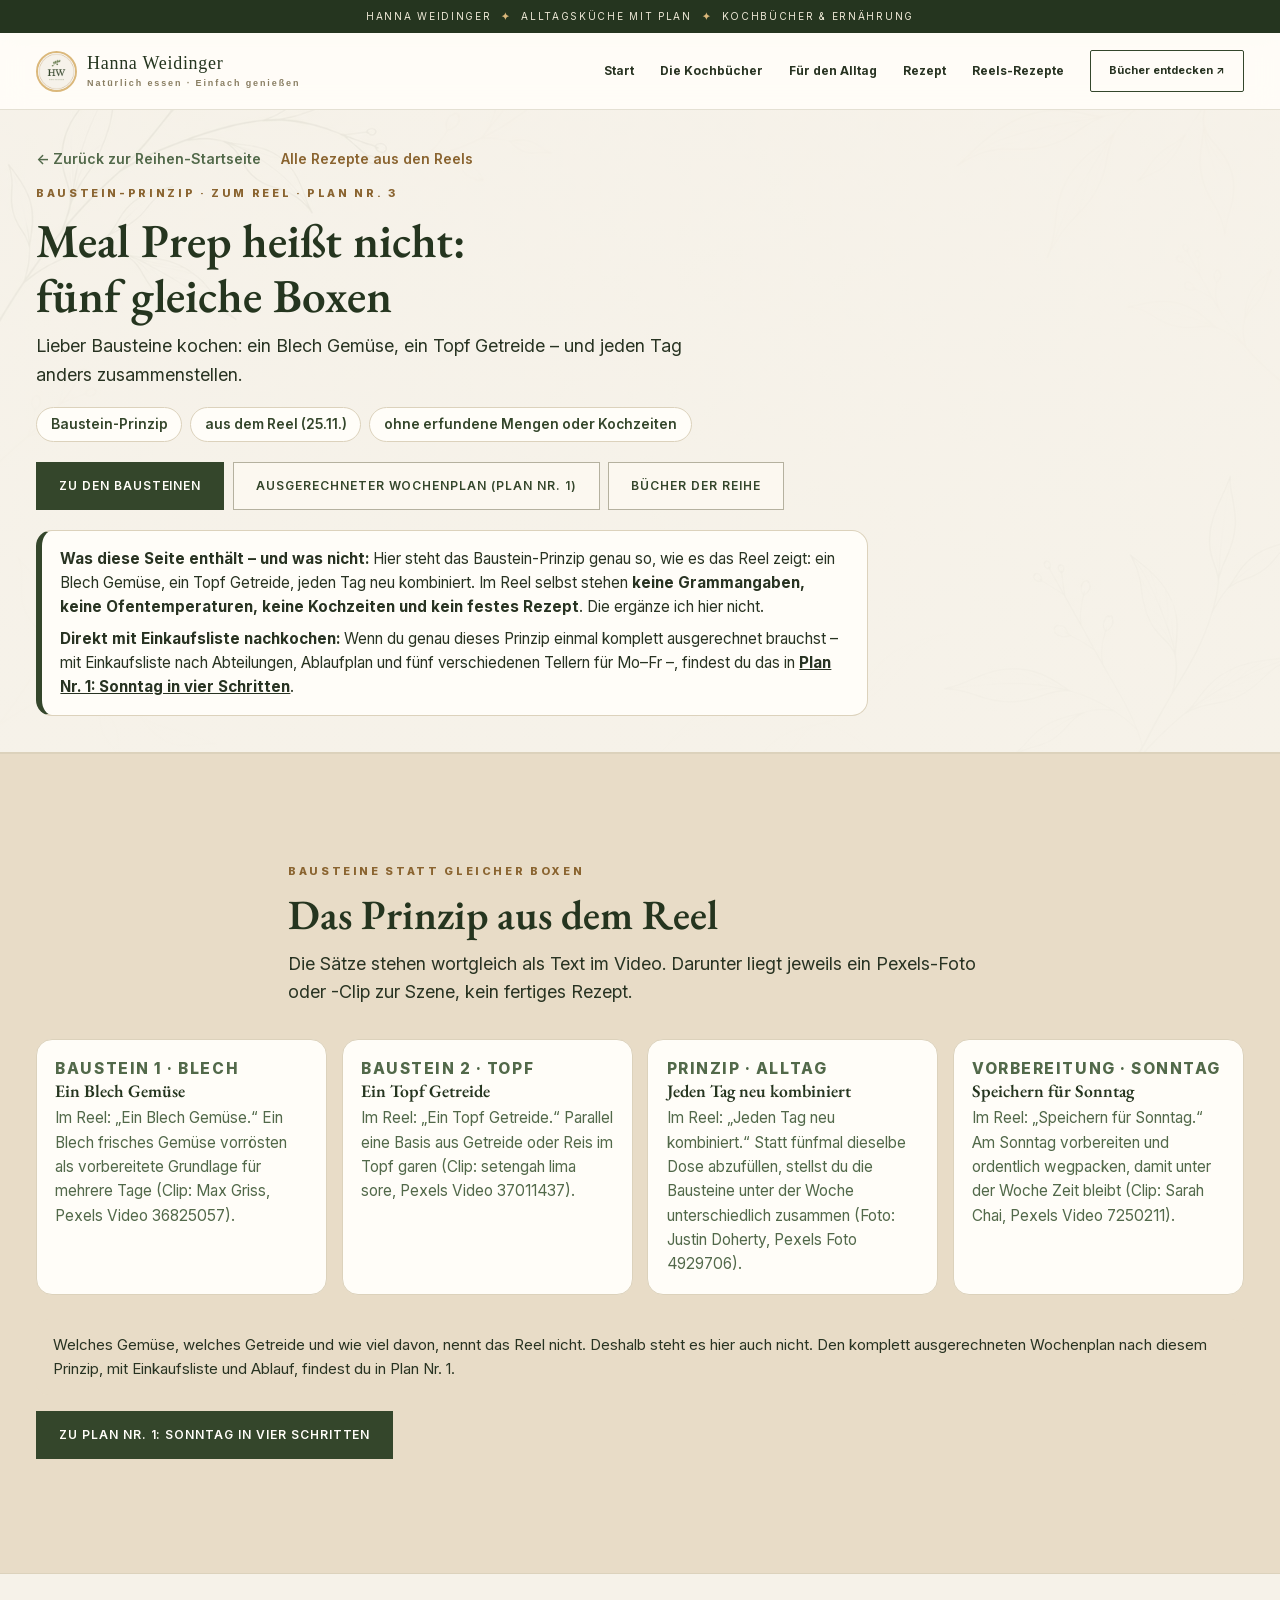
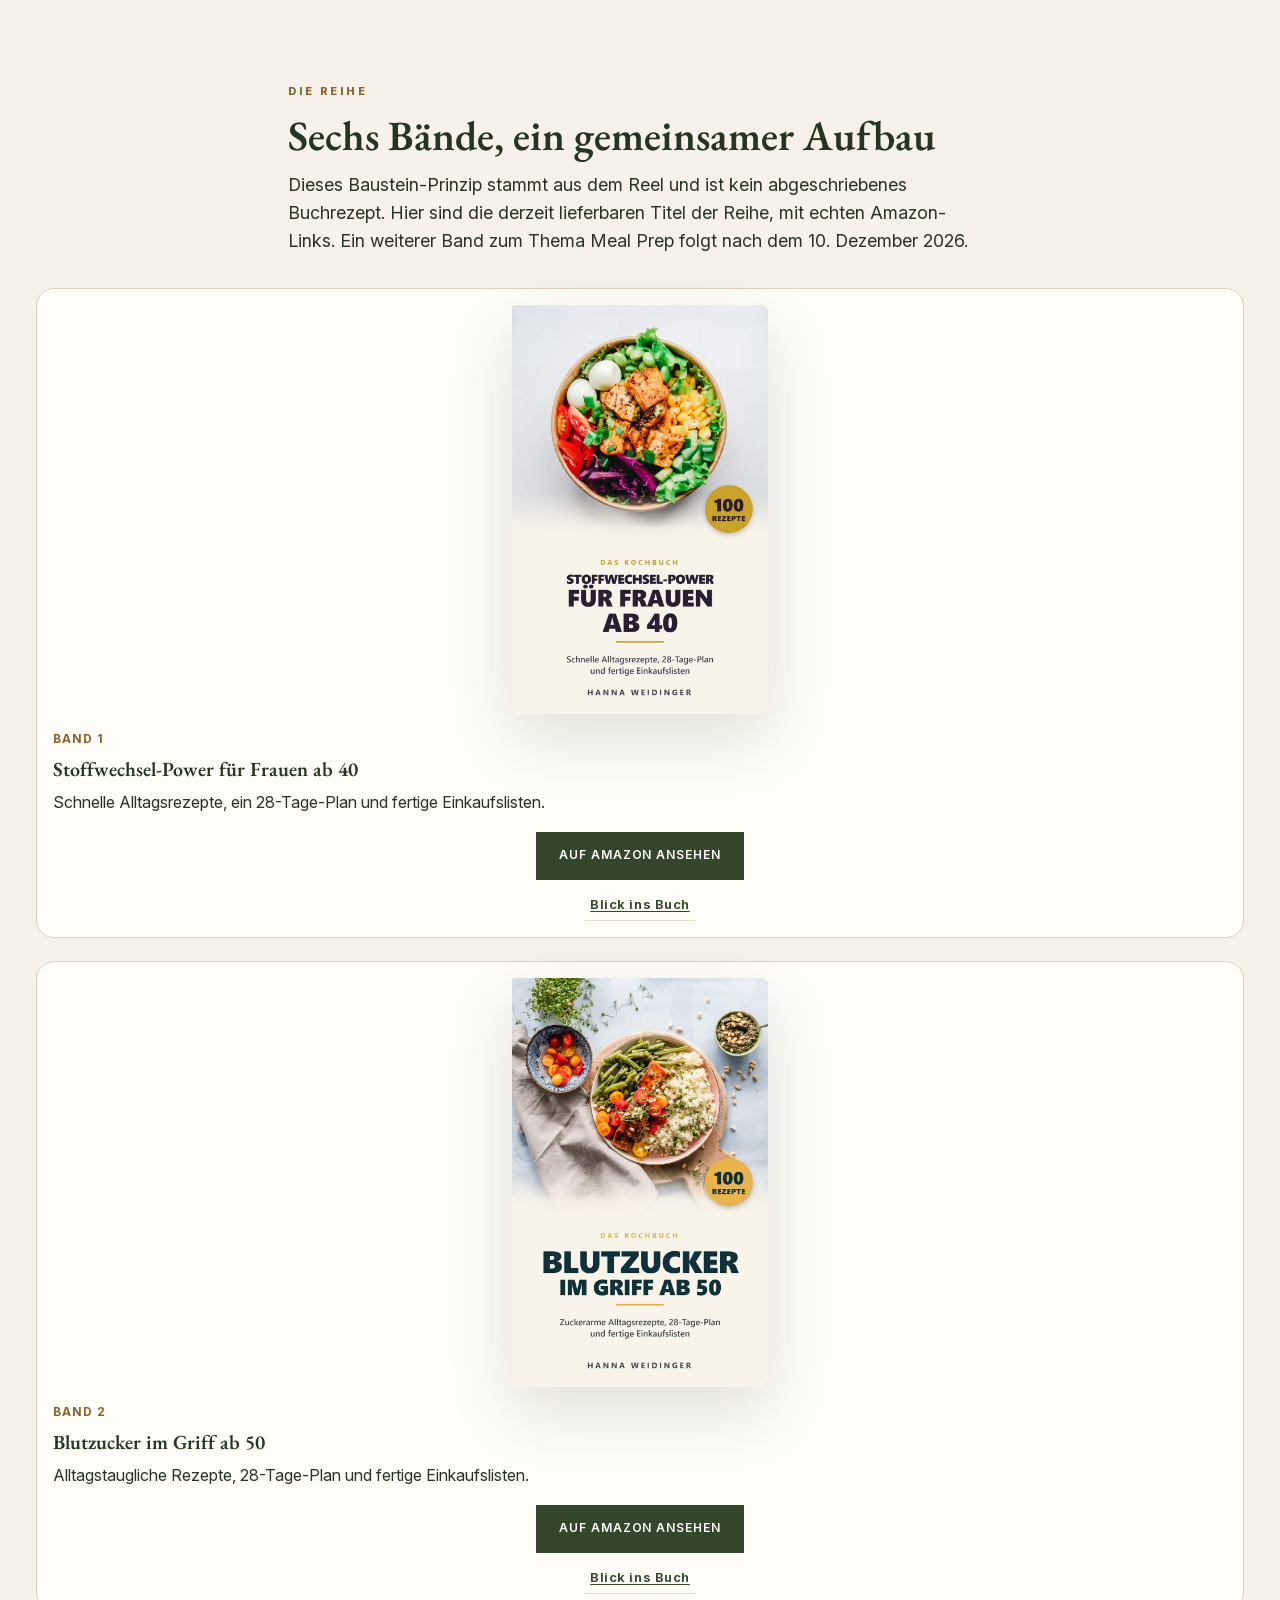
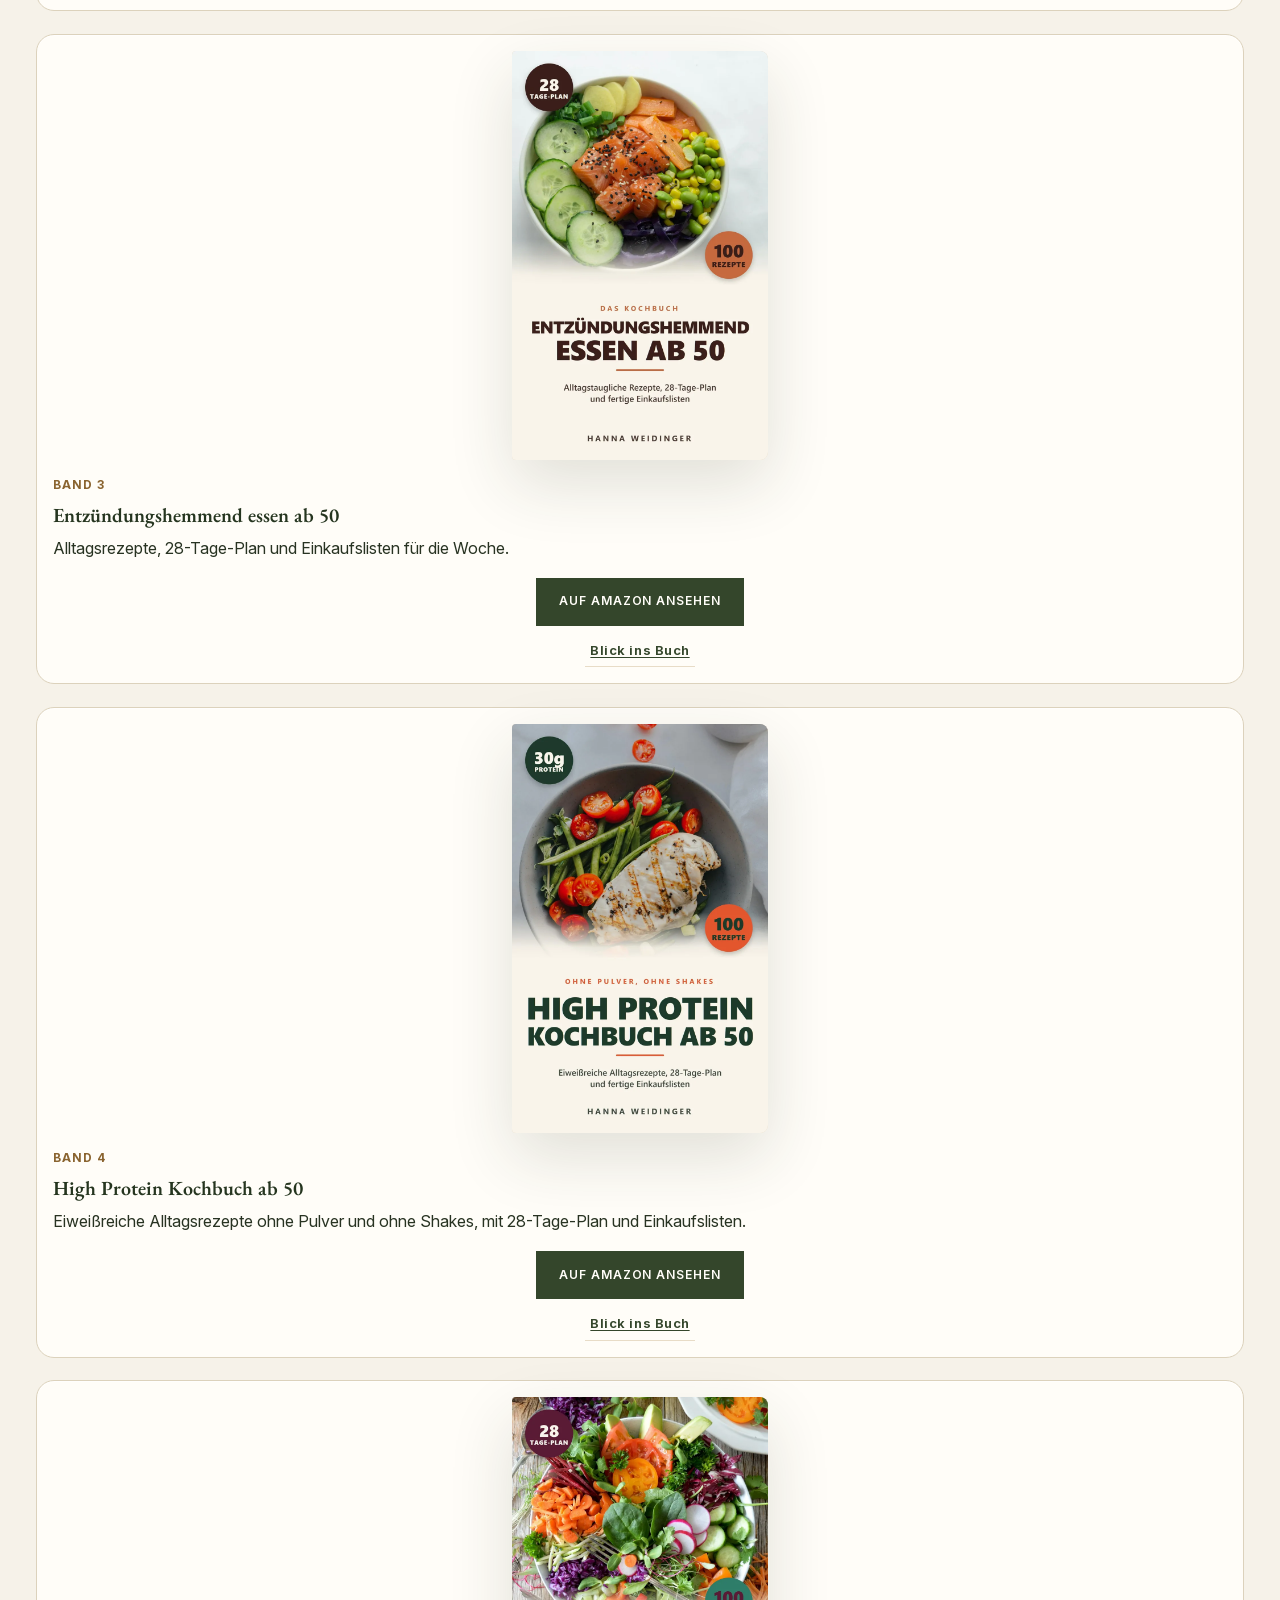
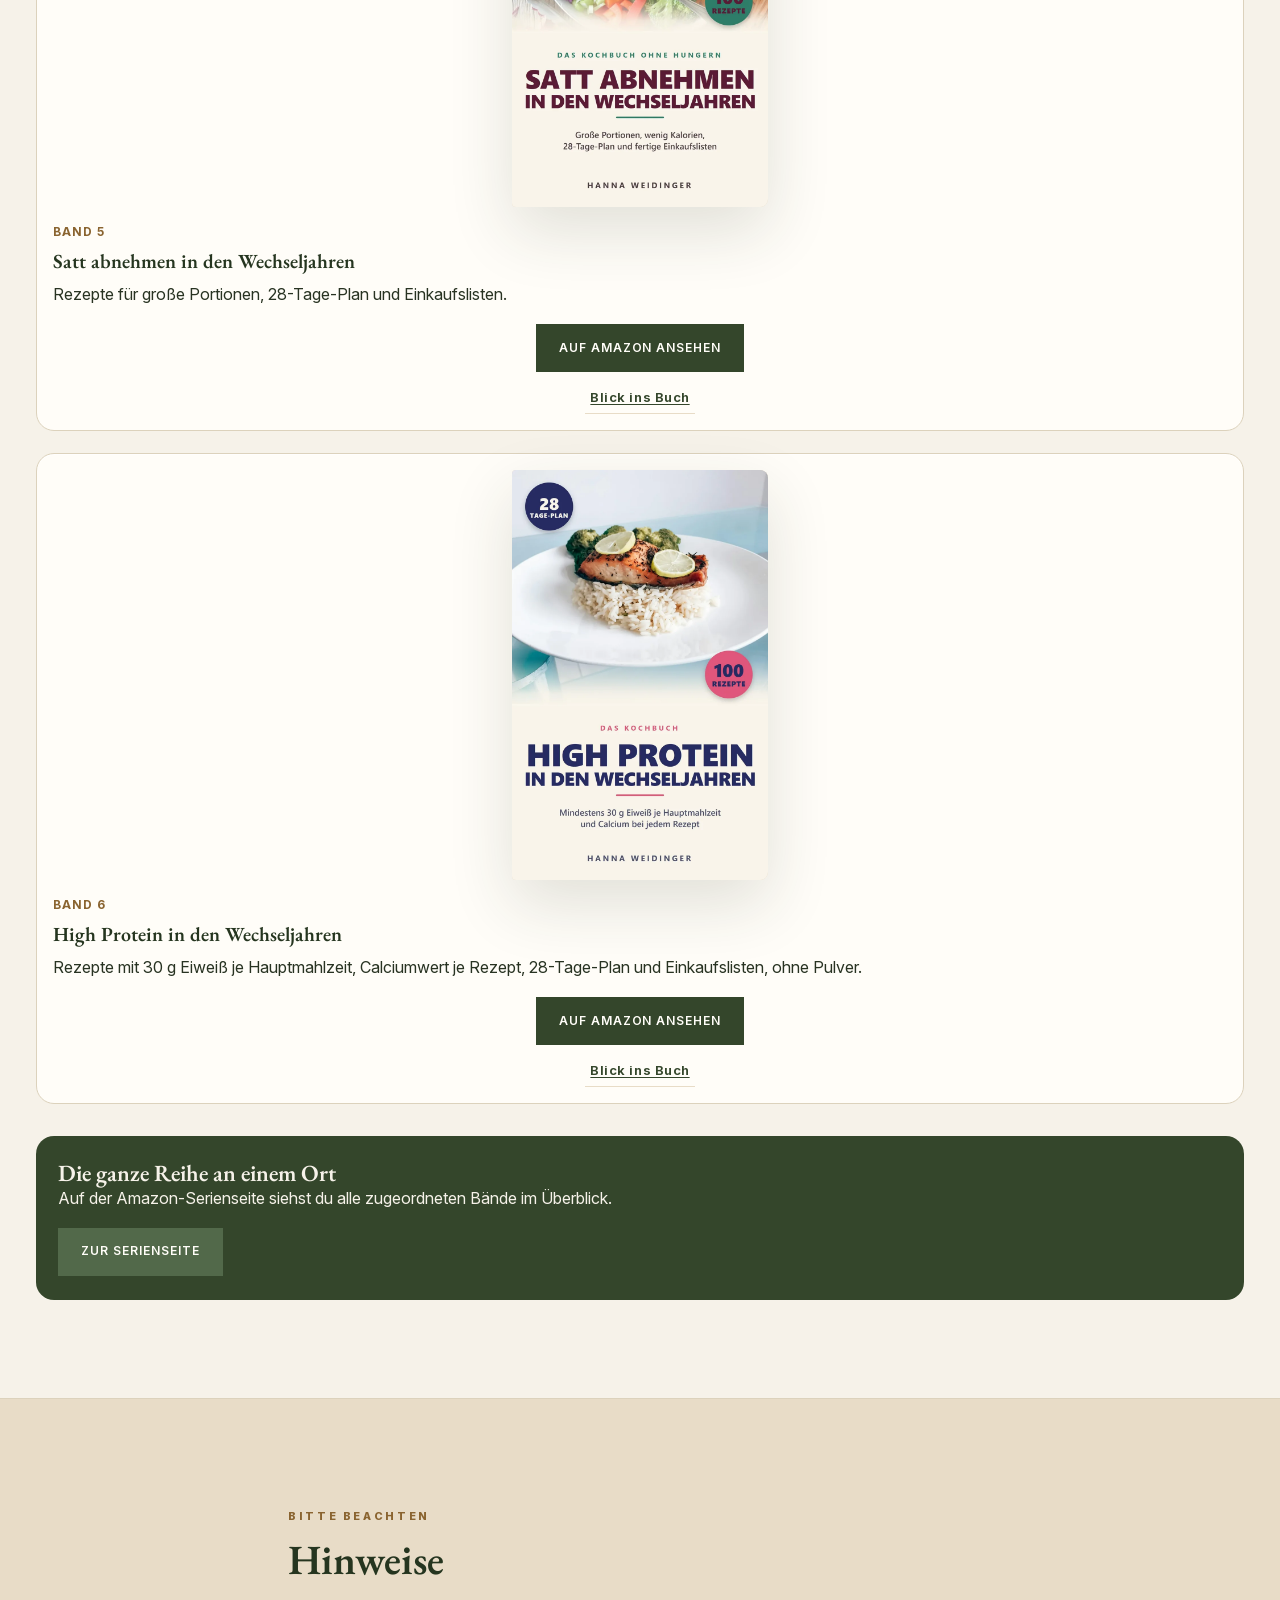
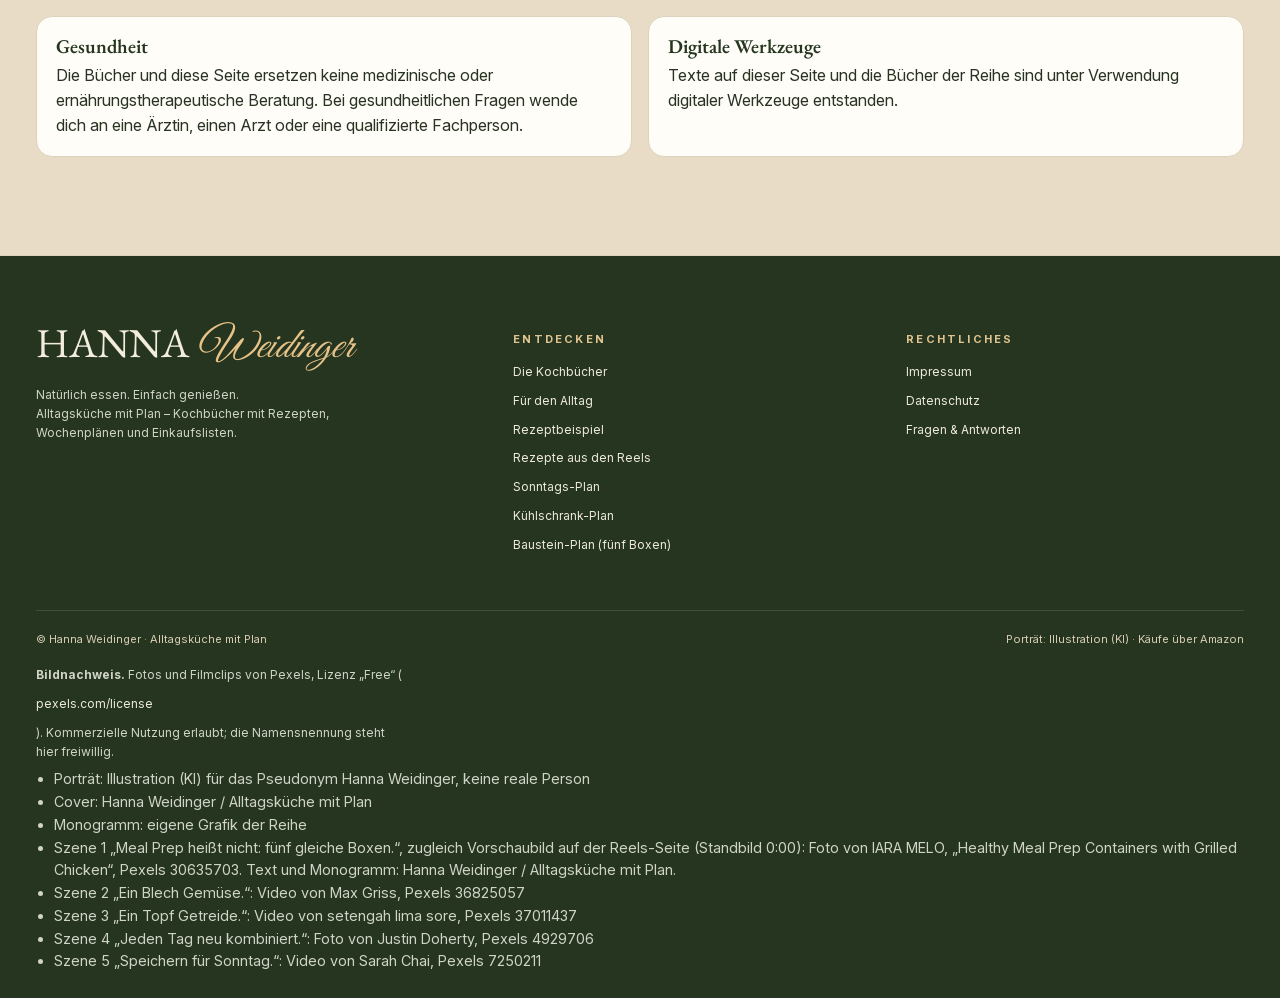
<file: plan/fuenf-boxen/index.html>
<!DOCTYPE html>
<html lang="de-AT">
<head>
  <meta charset="utf-8">
  <meta name="viewport" content="width=device-width, initial-scale=1">
  <title>Meal Prep heißt nicht: fünf gleiche Boxen – Plan Nr. 3 | Alltagsküche mit Plan</title>
  <meta name="description" content="Plan Nr. 3 zum Reel „Meal Prep heißt nicht: fünf gleiche Boxen“: Bausteine statt fünf gleicher Boxen – ein Blech Gemüse, ein Topf Getreide, jeden Tag neu kombiniert. Genau so, wie es im Reel steht.">
  <meta name="robots" content="index, follow">
  <link rel="icon" href="../../assets/img/favicon.png" type="image/png">
  <link rel="stylesheet" href="../../assets/css/style.css">
</head>
<body class="subpage subpage-plan">
    <a class="skip sr-only" href="#inhalt">Zum Inhalt springen</a>
  <div class="topnote">HANNA WEIDINGER <b>✦</b> ALLTAGSKÜCHE MIT PLAN <b>✦</b> KOCHBÜCHER &amp; ERNÄHRUNG</div>
  <header class="header">
    <nav class="container nav" aria-label="Hauptnavigation">
      <a class="nav-logo" href="../../index.html" data-keep-src>
        <img class="round-mark" src="../../assets/img/marke/logo-monogramm.png" width="160" height="160" alt="">
        <span class="logotext">Hanna Weidinger<small>Natürlich essen · Einfach genießen</small></span>
      </a>
      <button id="menu-btn" class="menu-btn" type="button" aria-label="Menü öffnen" aria-expanded="false" aria-controls="nav-links">☰</button>
      <div class="links" id="nav-links">
        <a href="../../index.html" data-keep-src>Start</a>
        <a href="../../index.html#buecher" data-keep-src>Die Kochbücher</a>
        <a href="../../index.html#fuer-wen" data-keep-src>Für den Alltag</a>
        <a href="../../index.html#rezept" data-keep-src>Rezept</a>
        <a href="../../reels/" data-keep-src>Reels-Rezepte</a>
        <a class="nav-cta" href="../../index.html#buecher" data-keep-src>Bücher entdecken ↗</a>
      </div>
    </nav>
  </header>


  <main id="inhalt">
    <section class="plan-hero" aria-labelledby="plan-title">
      <div class="wrap">
        <div class="plan-top-links">
          <a class="plan-breadcrumb" href="../../index.html" data-keep-src>&larr; Zurück zur Reihen-Startseite</a>
          <a class="plan-reels-link" href="../../reels/" data-keep-src>Alle Rezepte aus den Reels</a>
        </div>
        <p class="eyebrow">Baustein-Prinzip · zum Reel · Plan Nr. 3</p>
        <h1 id="plan-title">Meal Prep heißt nicht: fünf gleiche Boxen</h1>
        <p class="lede">Lieber Bausteine kochen: ein Blech Gemüse, ein Topf Getreide – und jeden Tag anders zusammenstellen.</p>

        <div class="plan-meta">
          <span class="plan-pill">Baustein-Prinzip</span>
          <span class="plan-pill">aus dem Reel (25.11.)</span>
          <span class="plan-pill">ohne erfundene Mengen oder Kochzeiten</span>
        </div>

        <div class="plan-jump">
          <a class="btn btn-primary" href="#bausteine">Zu den Bausteinen</a>
          <a class="btn btn-line" href="../../plan/sonntag-vier-schritte/" data-keep-src>Ausgerechneter Wochenplan (Plan Nr. 1)</a>
          <a class="btn btn-line" href="#buecher">Bücher der Reihe</a>
        </div>

        <div class="plan-callout">
          <p><strong>Was diese Seite enthält – und was nicht:</strong> Hier steht das Baustein-Prinzip genau so, wie es das Reel zeigt: ein Blech Gemüse, ein Topf Getreide, jeden Tag neu kombiniert. Im Reel selbst stehen <strong>keine Grammangaben, keine Ofentemperaturen, keine Kochzeiten und kein festes Rezept</strong>. Die ergänze ich hier nicht.</p>
          <p><strong>Direkt mit Einkaufsliste nachkochen:</strong> Wenn du genau dieses Prinzip einmal komplett ausgerechnet brauchst – mit Einkaufsliste nach Abteilungen, Ablaufplan und fünf verschiedenen Tellern für Mo–Fr –, findest du das in <a href="../../plan/sonntag-vier-schritte/" data-keep-src><strong>Plan Nr. 1: Sonntag in vier Schritten</strong></a>.</p>
        </div>
      </div>
    </section>

    <section class="section section-alt" id="bausteine" aria-labelledby="bausteine-title">
      <div class="wrap">
        <div class="section-head">
          <p class="eyebrow">Bausteine statt gleicher Boxen</p>
          <h2 id="bausteine-title">Das Prinzip aus dem Reel</h2>
          <p class="lede">Die Sätze stehen wortgleich als Text im Video. Darunter liegt jeweils ein Pexels-Foto oder -Clip zur Szene, kein fertiges Rezept.</p>
        </div>
        <div class="steps-grid">
          <article class="step-card">
            <p class="step-num">Baustein 1 · Blech</p>
            <h3>Ein Blech Gemüse</h3>
            <p>Im Reel: „Ein Blech Gemüse.“ Ein Blech frisches Gemüse vorrösten als vorbereitete Grundlage für mehrere Tage (Clip: Max Griss, Pexels Video 36825057).</p>
          </article>
          <article class="step-card">
            <p class="step-num">Baustein 2 · Topf</p>
            <h3>Ein Topf Getreide</h3>
            <p>Im Reel: „Ein Topf Getreide.“ Parallel eine Basis aus Getreide oder Reis im Topf garen (Clip: setengah lima sore, Pexels Video 37011437).</p>
          </article>
          <article class="step-card">
            <p class="step-num">Prinzip · Alltag</p>
            <h3>Jeden Tag neu kombiniert</h3>
            <p>Im Reel: „Jeden Tag neu kombiniert.“ Statt fünfmal dieselbe Dose abzufüllen, stellst du die Bausteine unter der Woche unterschiedlich zusammen (Foto: Justin Doherty, Pexels Foto 4929706).</p>
          </article>
          <article class="step-card">
            <p class="step-num">Vorbereitung · Sonntag</p>
            <h3>Speichern für Sonntag</h3>
            <p>Im Reel: „Speichern für Sonntag.“ Am Sonntag vorbereiten und ordentlich wegpacken, damit unter der Woche Zeit bleibt (Clip: Sarah Chai, Pexels Video 7250211).</p>
          </article>
        </div>
        <p class="shop-note" style="margin-top:1.5rem;">Welches Gemüse, welches Getreide und wie viel davon, nennt das Reel nicht. Deshalb steht es hier auch nicht. Den komplett ausgerechneten Wochenplan nach diesem Prinzip, mit Einkaufsliste und Ablauf, findest du in Plan Nr. 1.</p>
        <p style="margin-top:1rem;"><a class="btn btn-petrol" href="../../plan/sonntag-vier-schritte/" data-keep-src>Zu Plan Nr. 1: Sonntag in vier Schritten</a></p>
      </div>
    </section>

    <section class="section" id="buecher" aria-labelledby="buecher-title">
      <div class="wrap">
        <div class="section-head">
          <p class="eyebrow">Die Reihe</p>
          <h2 id="buecher-title"><span class="only-before-band7">Sechs Bände, ein gemeinsamer Aufbau</span><span class="only-after-band7">Sieben Bände, ein gemeinsamer Aufbau</span></h2>
          <p class="lede">Dieses Baustein-Prinzip stammt aus dem Reel und ist kein abgeschriebenes Buchrezept. Hier sind die derzeit lieferbaren Titel der Reihe, mit echten Amazon-Links. <span class="only-before-band7">Ein weiterer Band zum Thema Meal Prep folgt nach dem 10. Dezember 2026.</span></p>
        </div>
        <div class="book-grid">

          <article class="book">
            <div class="cover-wrap">
              <picture>
                <source type="image/webp" srcset="../../assets/img/covers/B0H8K92LJ7.webp">
                <img src="../../assets/img/covers/B0H8K92LJ7.jpg" width="900" height="1440" alt="Cover: Stoffwechsel-Power für Frauen ab 40 – eine bunte Schüssel mit Lachs und Gemüse." loading="lazy" decoding="async">
              </picture>
            </div>
            <div class="book-body">
              <p class="book-kicker">Band 1</p>
              <h3>Stoffwechsel-Power für Frauen ab 40</h3>
              <p>Schnelle Alltagsrezepte, ein 28-Tage-Plan und fertige Einkaufslisten.</p>
              <div class="book-actions">
                <a class="btn btn-petrol" data-amazon="stoffwechsel" href="https://www.amazon.de/dp/B0H8K92LJ7">Auf Amazon ansehen</a>
                <a class="link-look" data-amazon="stoffwechsel" href="https://www.amazon.de/dp/B0H8K92LJ7">Blick ins Buch</a>
              </div>
            </div>
          </article>

          <article class="book">
            <div class="cover-wrap">
              <picture>
                <source type="image/webp" srcset="../../assets/img/covers/B0HGND8NGN.webp">
                <img src="../../assets/img/covers/B0HGND8NGN.jpg" width="900" height="1440" alt="Cover: Blutzucker im Griff ab 50 – eine Schüssel mit Joghurt, Beeren und Samen." loading="lazy" decoding="async">
              </picture>
            </div>
            <div class="book-body">
              <p class="book-kicker">Band 2</p>
              <h3>Blutzucker im Griff ab 50</h3>
              <p>Alltagstaugliche Rezepte, 28-Tage-Plan und fertige Einkaufslisten.</p>
              <div class="book-actions">
                <a class="btn btn-petrol" data-amazon="blutzucker" href="https://www.amazon.de/dp/B0HGND8NGN">Auf Amazon ansehen</a>
                <a class="link-look" data-amazon="blutzucker" href="https://www.amazon.de/dp/B0HGND8NGN">Blick ins Buch</a>
              </div>
            </div>
          </article>

          <article class="book">
            <div class="cover-wrap">
              <picture>
                <source type="image/webp" srcset="../../assets/img/covers/B0HGVFPYQG.webp">
                <img src="../../assets/img/covers/B0HGVFPYQG.jpg" width="900" height="1440" alt="Cover: Entzündungshemmend essen ab 50 – Lachs mit Gurke und Kräutern." loading="lazy" decoding="async">
              </picture>
            </div>
            <div class="book-body">
              <p class="book-kicker">Band 3</p>
              <h3>Entzündungshemmend essen ab 50</h3>
              <p>Alltagsrezepte, 28-Tage-Plan und Einkaufslisten für die Woche.</p>
              <div class="book-actions">
                <a class="btn btn-petrol" data-amazon="entzuendungshemmend" href="https://www.amazon.de/dp/B0HGVFPYQG">Auf Amazon ansehen</a>
                <a class="link-look" data-amazon="entzuendungshemmend" href="https://www.amazon.de/dp/B0HGVFPYQG">Blick ins Buch</a>
              </div>
            </div>
          </article>

          <article class="book">
            <div class="cover-wrap">
              <picture>
                <source type="image/webp" srcset="../../assets/img/covers/B0HJL24Z7N.webp">
                <img src="../../assets/img/covers/B0HJL24Z7N.jpg" width="900" height="1440" alt="Cover: High Protein Kochbuch ab 50 – eine Schüssel mit Hähnchen und buntem Gemüse." loading="lazy" decoding="async">
              </picture>
            </div>
            <div class="book-body">
              <p class="book-kicker">Band 4</p>
              <h3>High Protein Kochbuch ab 50</h3>
              <p>Eiweißreiche Alltagsrezepte ohne Pulver und ohne Shakes, mit 28-Tage-Plan und Einkaufslisten.</p>
              <div class="book-actions">
                <a class="btn btn-petrol" data-amazon="highprotein50" href="https://www.amazon.de/dp/B0HJL24Z7N">Auf Amazon ansehen</a>
                <a class="link-look" data-amazon="highprotein50" href="https://www.amazon.de/dp/B0HJL24Z7N">Blick ins Buch</a>
              </div>
            </div>
          </article>

          <article class="book">
            <div class="cover-wrap">
              <picture>
                <source type="image/webp" srcset="../../assets/img/covers/B0HL6VFT3N.webp">
                <img src="../../assets/img/covers/B0HL6VFT3N.jpg" width="900" height="1440" alt="Cover: Satt abnehmen in den Wechseljahren – eine Schüssel mit buntem Gemüse und Hülsenfrüchten." loading="lazy" decoding="async">
              </picture>
            </div>
            <div class="book-body">
              <p class="book-kicker">Band 5</p>
              <h3>Satt abnehmen in den Wechseljahren</h3>
              <p>Rezepte für große Portionen, 28-Tage-Plan und Einkaufslisten.</p>
              <div class="book-actions">
                <a class="btn btn-petrol" data-amazon="wechseljahre" href="https://www.amazon.de/dp/B0HL6VFT3N">Auf Amazon ansehen</a>
                <a class="link-look" data-amazon="wechseljahre" href="https://www.amazon.de/dp/B0HL6VFT3N">Blick ins Buch</a>
              </div>
            </div>
          </article>

          <article class="book">
            <div class="cover-wrap">
              <picture>
                <source type="image/webp" srcset="../../assets/img/covers/B0HP7FHZK2.webp">
                <img src="../../assets/img/covers/B0HP7FHZK2.jpg" width="900" height="1440" alt="Cover: High Protein in den Wechseljahren – Lachs auf Reis mit Gemüse." loading="lazy" decoding="async">
              </picture>
            </div>
            <div class="book-body">
              <p class="book-kicker">Band 6</p>
              <h3>High Protein in den Wechseljahren</h3>
              <p>Rezepte mit 30&nbsp;g Eiweiß je Hauptmahlzeit, Calciumwert je Rezept, 28-Tage-Plan und Einkaufslisten, ohne Pulver.</p>
              <div class="book-actions">
                <a class="btn btn-petrol" data-amazon="highproteinwj" href="https://www.amazon.de/dp/B0HP7FHZK2">Auf Amazon ansehen</a>
                <a class="link-look" data-amazon="highproteinwj" href="https://www.amazon.de/dp/B0HP7FHZK2">Blick ins Buch</a>
              </div>
            </div>
          </article>

          <!-- Band 7 Meal Prep. Ausgeblendet, bis SHOW_BAND7_MEALPREP in assets/js/amazon-links.js auf true steht (ab/nach 10.12.2026). -->
          <article class="book" data-band="mealprep" hidden>
            <div class="cover-wrap">
              <picture>
                <source type="image/webp" srcset="../../assets/img/covers/B0HRT6TCG7.webp">
                <img src="../../assets/img/covers/B0HRT6TCG7.jpg" width="900" height="1440" alt="Cover: Meal Prep für die Arbeitswoche – vorbereitete Boxen mit Curry, Reis, Avocado und Gemüse." loading="lazy" decoding="async">
              </picture>
            </div>
            <div class="book-body">
              <p class="book-kicker">Band 7</p>
              <h3>Meal Prep für die Arbeitswoche</h3>
              <p>Das Kochbuch mit 8 Wochenplänen und 100 Gerichten: sonntags vorkochen, jeden Tag anders.</p>
              <div class="book-actions">
                <a class="btn btn-petrol" data-amazon="mealprep" href="https://www.amazon.de/dp/B0HRT6TCG7">Auf Amazon ansehen</a>
                <a class="link-look" data-amazon="mealprep" href="https://www.amazon.de/dp/B0HRT6TCG7">Blick ins Buch</a>
              </div>
            </div>
          </article>

        </div>

        <div class="series-cta">
          <div>
            <h2>Die ganze Reihe an einem Ort</h2>
            <p>Auf der Amazon-Serienseite siehst du alle zugeordneten Bände im Überblick.</p>
          </div>
          <a class="btn btn-primary" data-amazon="serie" href="https://www.amazon.de/dp/B0HHGNQ95L">Zur Serienseite</a>
        </div>
      </div>
    </section>

    <section class="section section-alt" id="hinweise" aria-labelledby="hinweise-title">
      <div class="wrap">
        <div class="section-head">
          <p class="eyebrow">Bitte beachten</p>
          <h2 id="hinweise-title">Hinweise</h2>
        </div>
        <div class="notes">
          <div class="note">
            <h3>Gesundheit</h3>
            <p>Die Bücher und diese Seite ersetzen keine medizinische oder ernährungstherapeutische Beratung. Bei gesundheitlichen Fragen wende dich an eine Ärztin, einen Arzt oder eine qualifizierte Fachperson.</p>
          </div>
          <div class="note">
            <h3>Digitale Werkzeuge</h3>
            <p>Texte auf dieser Seite und die Bücher der Reihe sind unter Verwendung digitaler Werkzeuge entstanden.</p>
          </div>
        </div>
      </div>
    </section>
  </main>

    <footer class="footer">
    <div class="container">
      <div class="footer-grid">
        <div>
          <div class="footer-logo">HANNA <em>Weidinger</em></div>
          <p>Natürlich essen. Einfach genießen.<br>Alltagsküche mit Plan – Kochbücher mit Rezepten, Wochenplänen und Einkaufslisten.</p>
        </div>
        <div>
          <h4>ENTDECKEN</h4>
          <a href="../../index.html#buecher" data-keep-src>Die Kochbücher</a>
          <a href="../../index.html#fuer-wen" data-keep-src>Für den Alltag</a>
          <a href="../../index.html#rezept" data-keep-src>Rezeptbeispiel</a>
          <a href="../../reels/" data-keep-src>Rezepte aus den Reels</a>
          <a href="../../plan/sonntag-vier-schritte/" data-keep-src>Sonntags-Plan</a>
          <a href="../../plan/kuehlschrank-folge-1/" data-keep-src>Kühlschrank-Plan</a>
          <a href="../../plan/fuenf-boxen/" data-keep-src>Baustein-Plan (fünf Boxen)</a>
        </div>
        <div>
          <h4>RECHTLICHES</h4>
          <a href="../../impressum.html">Impressum</a>
          <a href="../../datenschutz.html">Datenschutz</a>
          <a href="../../index.html#faq" data-keep-src>Fragen &amp; Antworten</a>
        </div>
      </div>
      <div class="footer-bottom">
        <span>© Hanna Weidinger · Alltagsküche mit Plan</span>
        <span>Porträt: Illustration (KI) · Käufe über Amazon</span>
      </div>
      <div class="credits" style="margin-top:1.1rem;">
        <p style="margin:0 0 .4rem;"><strong>Bildnachweis.</strong> Fotos und Filmclips von Pexels, Lizenz „Free“ (<a href="https://www.pexels.com/license/">pexels.com/license</a>). Kommerzielle Nutzung erlaubt; die Namensnennung steht hier freiwillig.</p>
        <ul>
          <li>Porträt: Illustration (KI) für das Pseudonym Hanna Weidinger, keine reale Person</li>
          <li>Cover: Hanna Weidinger / Alltagsküche mit Plan</li>
          <li>Monogramm: eigene Grafik der Reihe</li>
          <li>Szene 1 „Meal Prep heißt nicht: fünf gleiche Boxen.“, zugleich Vorschaubild auf der Reels-Seite (Standbild 0:00): Foto von IARA MELO, „Healthy Meal Prep Containers with Grilled Chicken“, Pexels 30635703. Text und Monogramm: Hanna Weidinger / Alltagsküche mit Plan.</li>
          <li>Szene 2 „Ein Blech Gemüse.“: Video von Max Griss, Pexels 36825057</li>
          <li>Szene 3 „Ein Topf Getreide.“: Video von setengah lima sore, Pexels 37011437</li>
          <li>Szene 4 „Jeden Tag neu kombiniert.“: Foto von Justin Doherty, Pexels 4929706</li>
          <li>Szene 5 „Speichern für Sonntag.“: Video von Sarah Chai, Pexels 7250211</li>
        </ul>
      </div>
    </div>
  </footer>
  <script src="../../assets/js/site.js"></script>
  <script src="../../assets/js/amazon-links.js"></script>
</body>
</html>
</file>
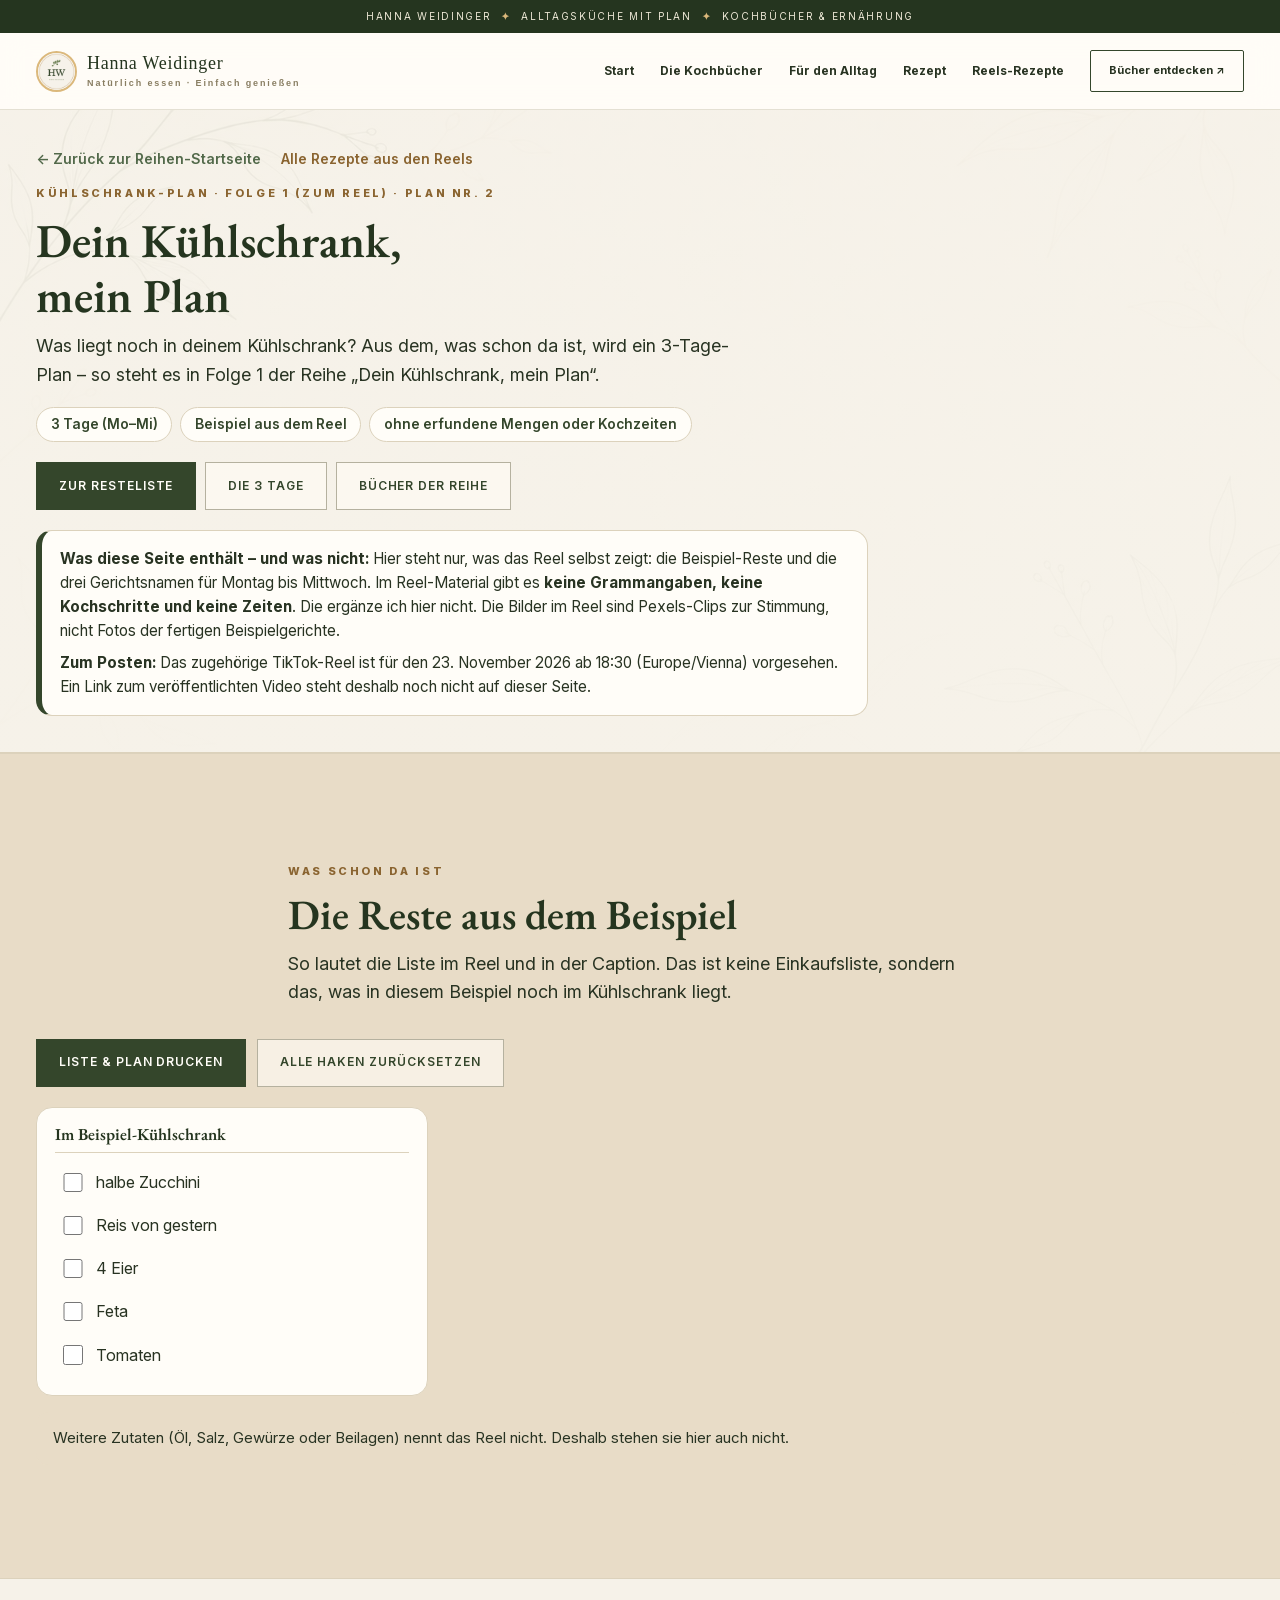
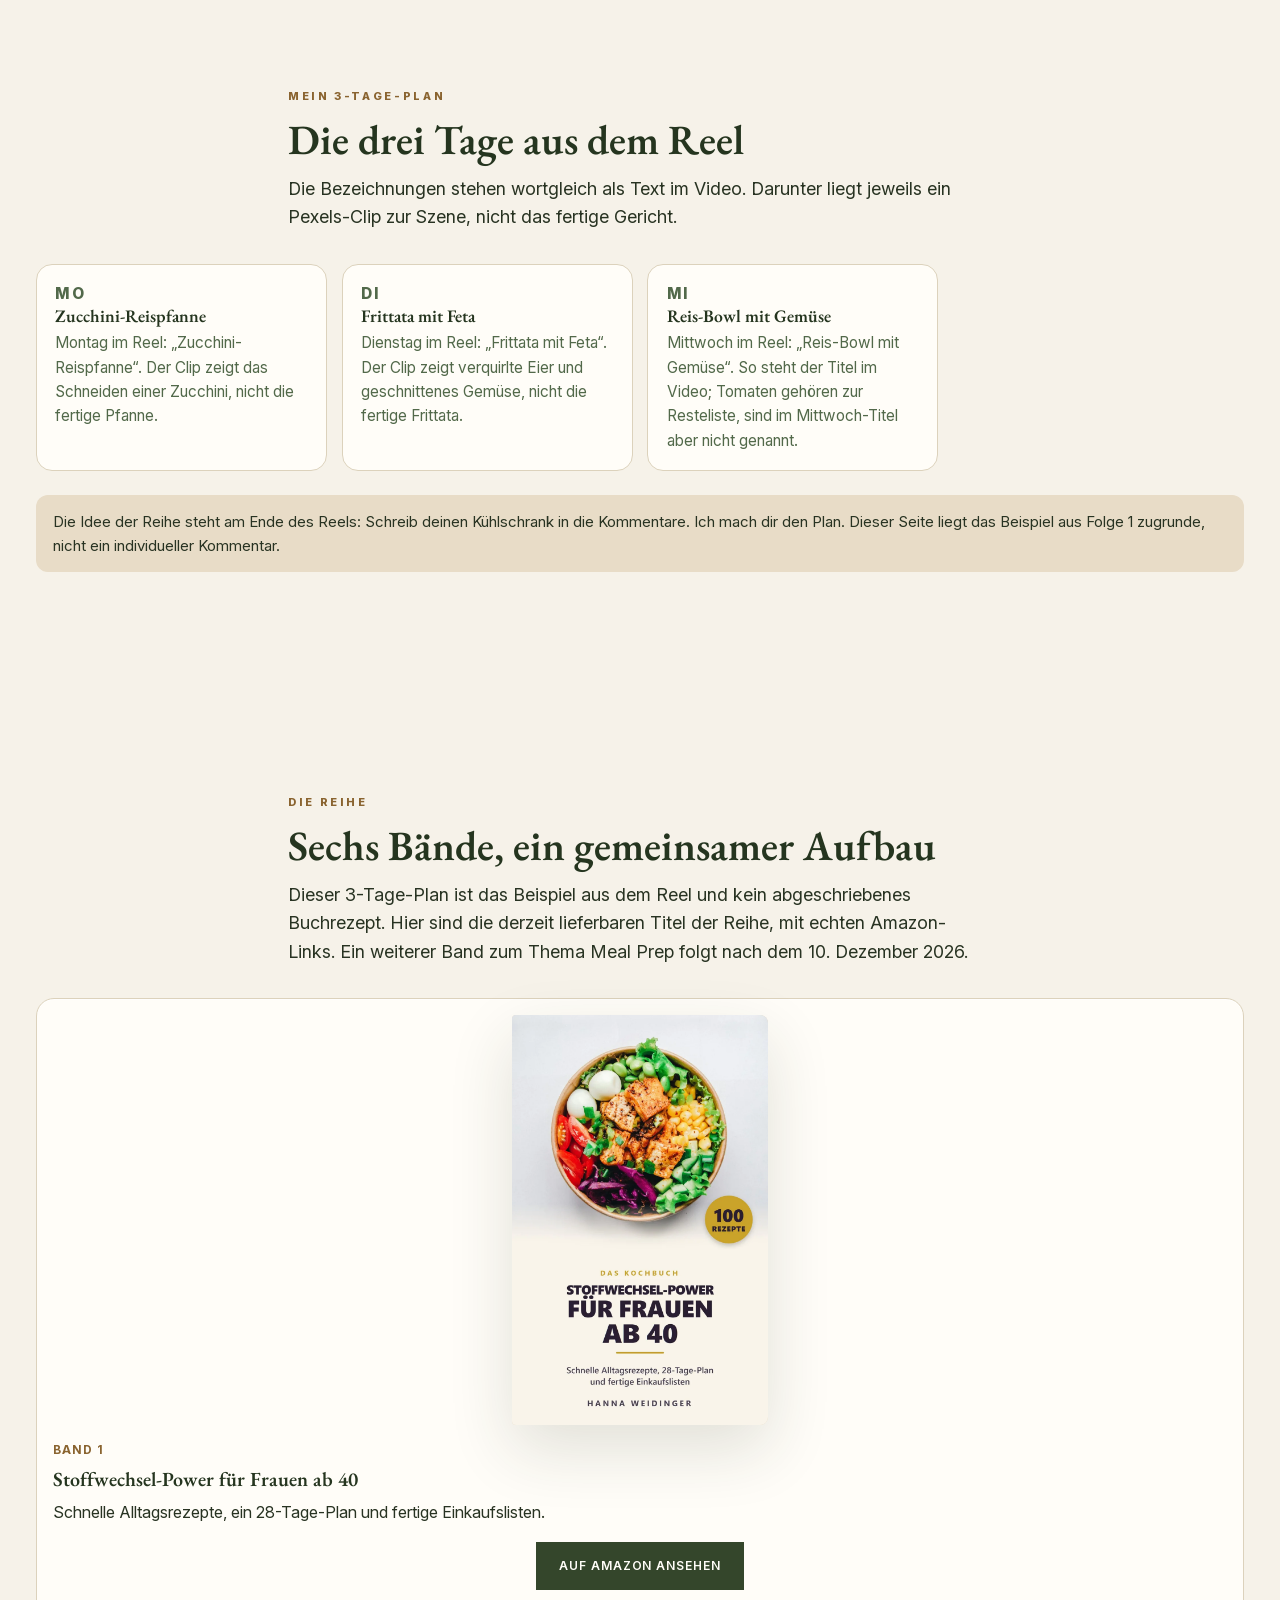
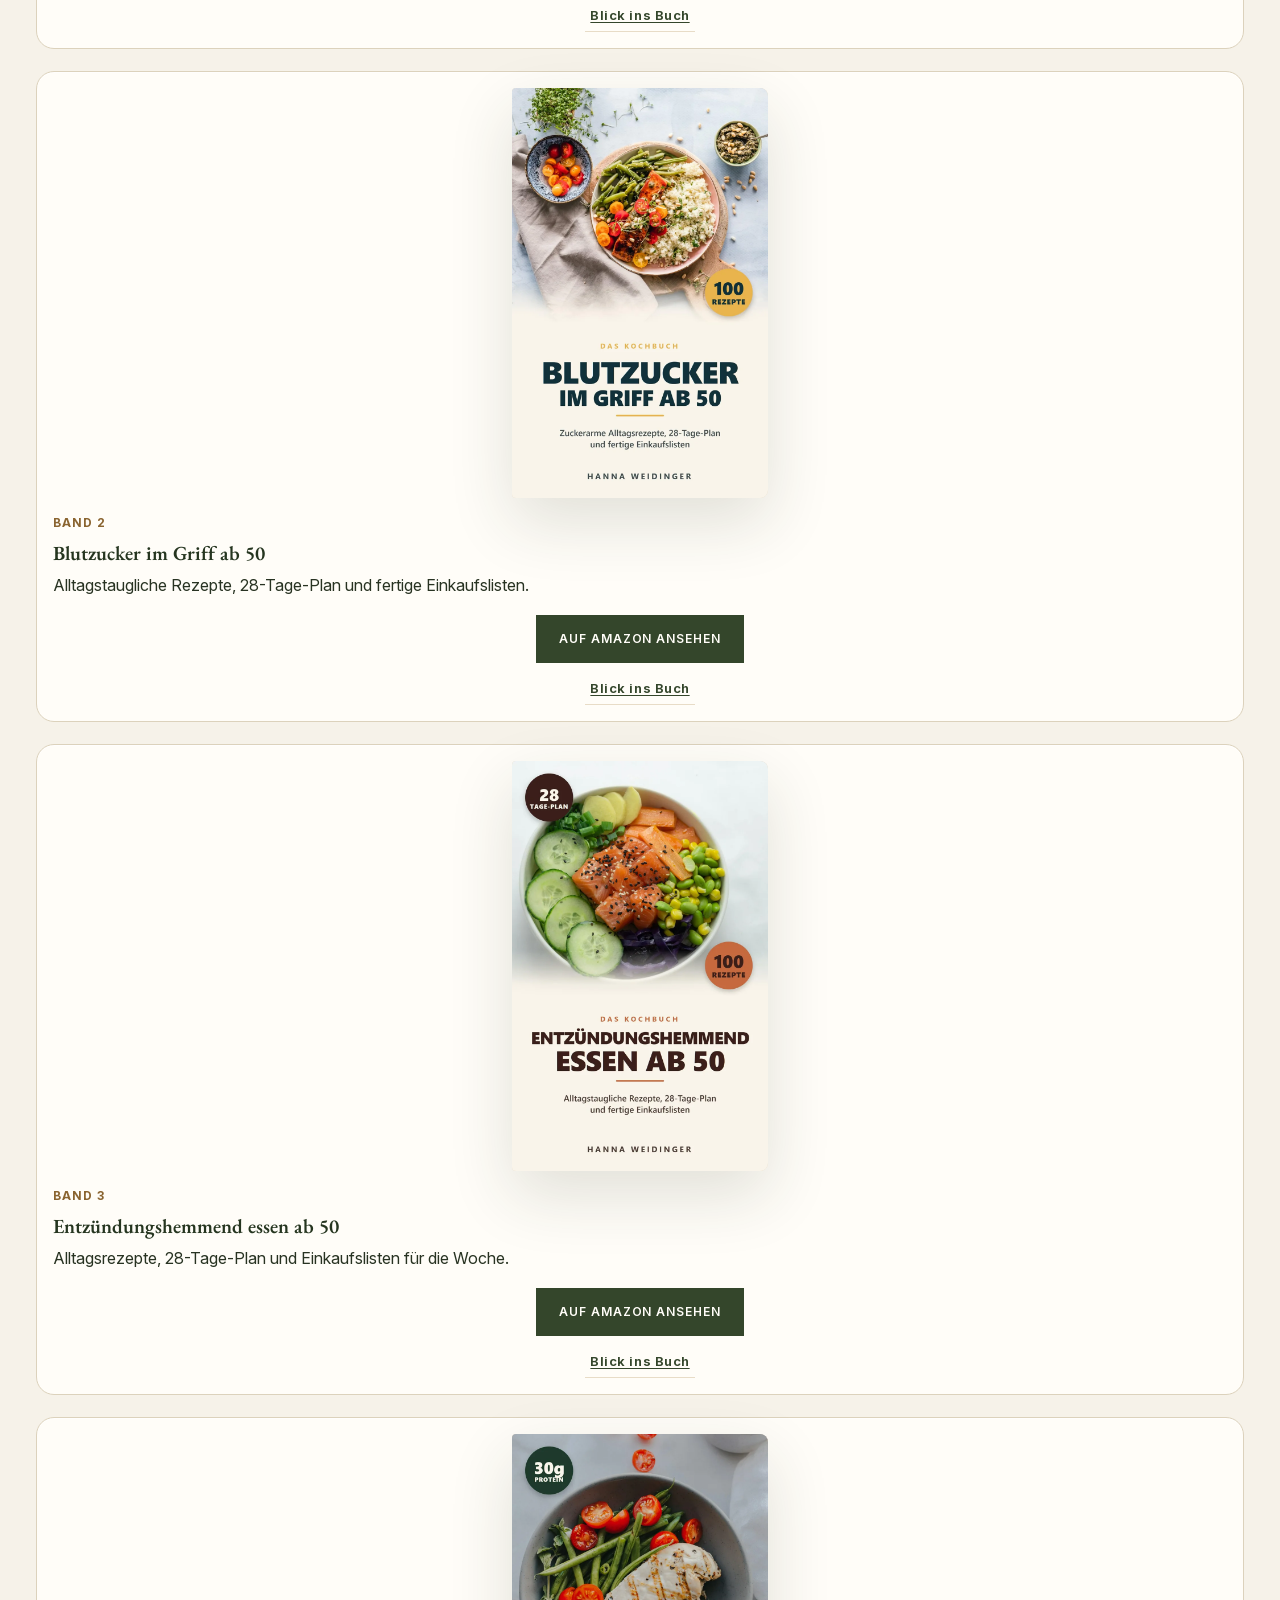
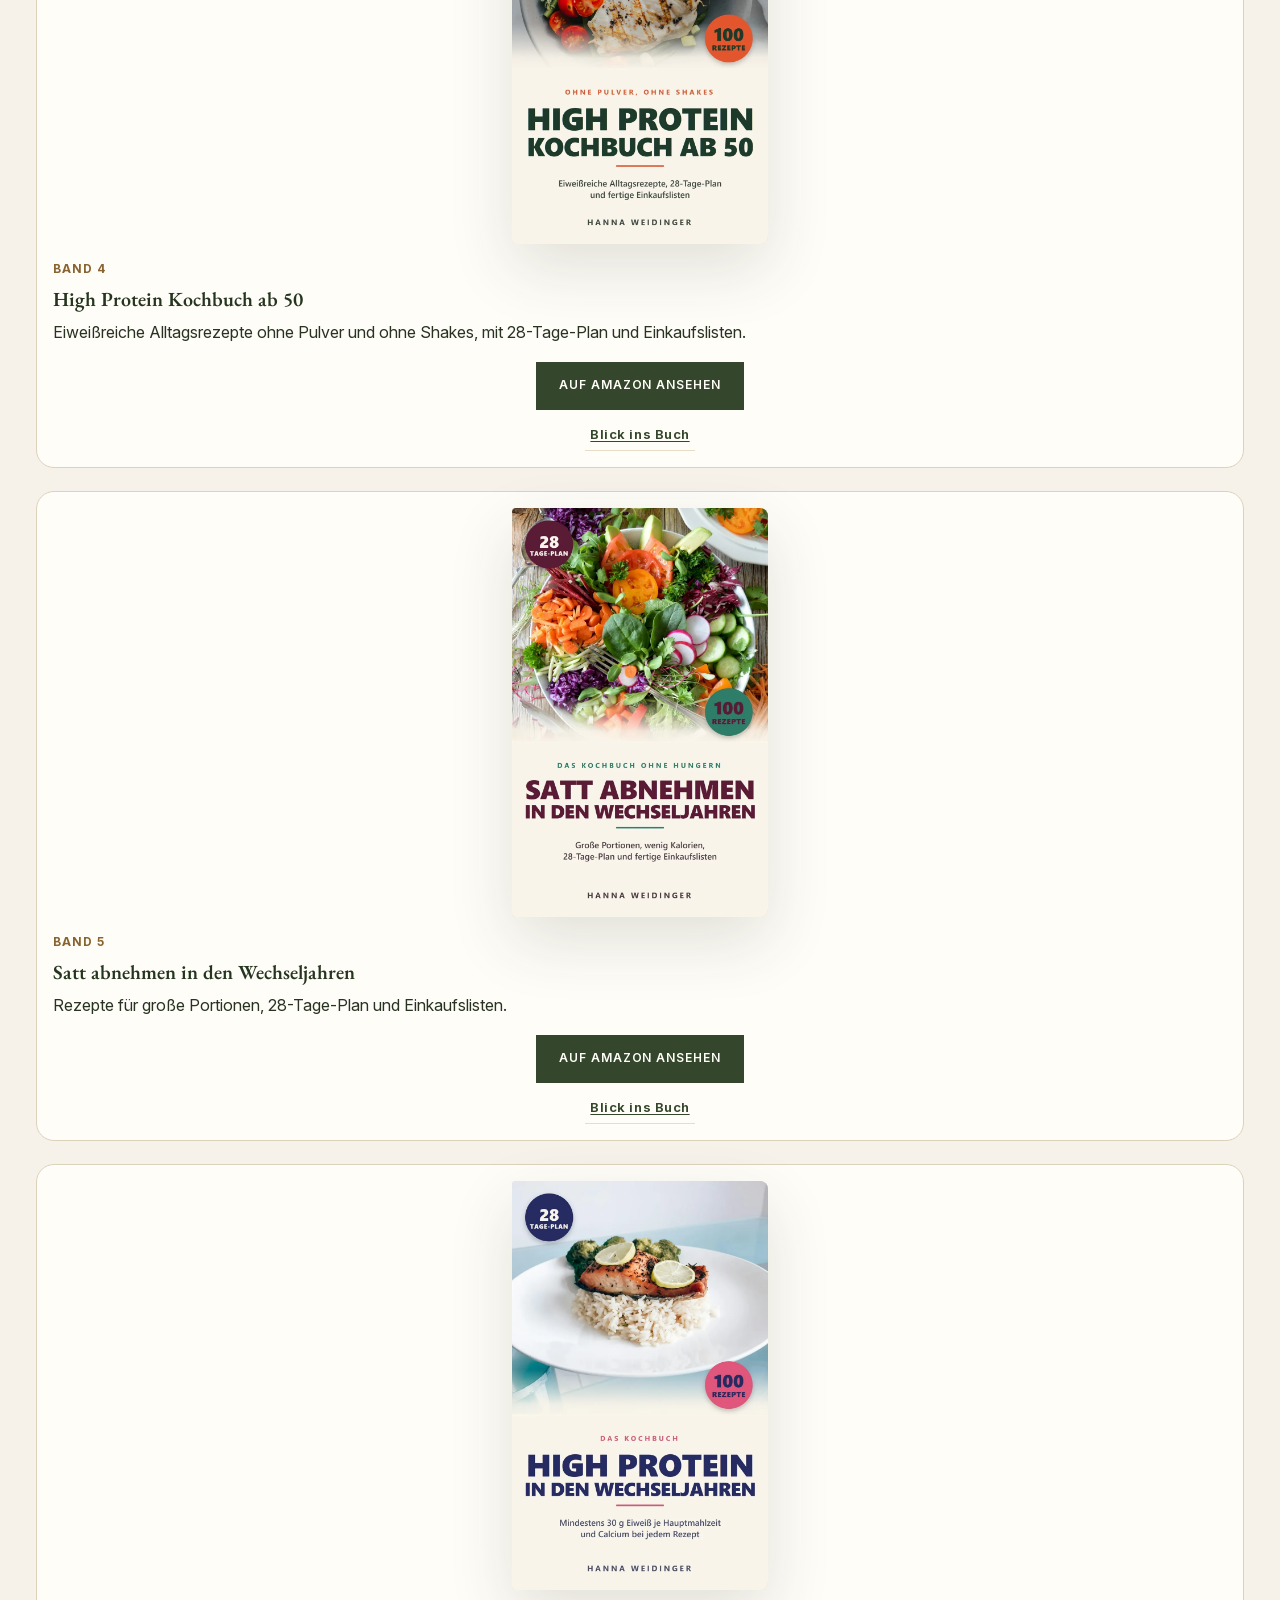
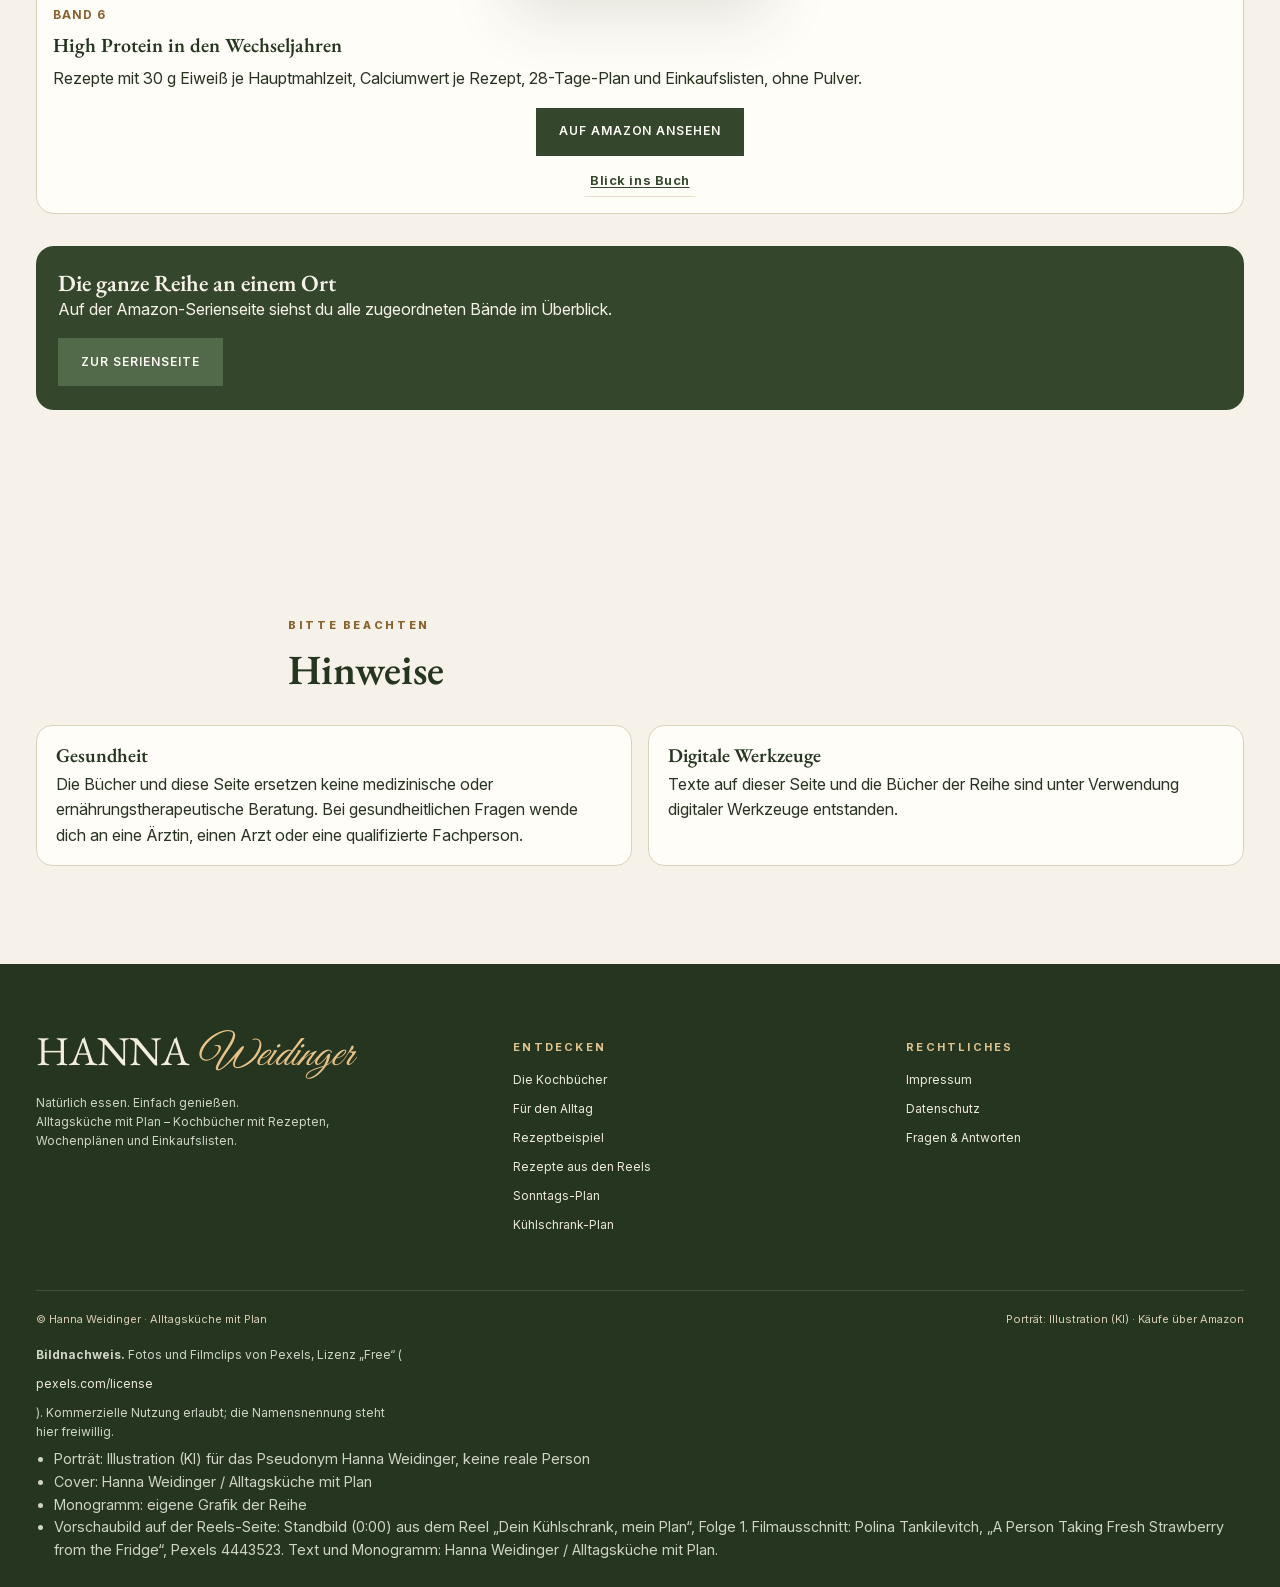
<file: plan/kuehlschrank-folge-1/index.html>
<!DOCTYPE html>
<html lang="de-AT">
<head>
  <meta charset="utf-8">
  <meta name="viewport" content="width=device-width, initial-scale=1">
  <title>Dein Kühlschrank, mein Plan – Folge 1 | Alltagsküche mit Plan</title>
  <meta name="description" content="Der 3-Tage-Plan zum Reel „Dein Kühlschrank, mein Plan“, Folge 1: Was schon im Kühlschrank liegt, und die drei Gerichte für Montag bis Mittwoch – genau so, wie sie im Reel stehen.">
  <meta name="robots" content="index, follow">
  <link rel="icon" href="../../assets/img/favicon.png" type="image/png">
  <link rel="stylesheet" href="../../assets/css/style.css">
</head>
<body class="subpage subpage-plan">
    <a class="skip sr-only" href="#inhalt">Zum Inhalt springen</a>
  <div class="topnote">HANNA WEIDINGER <b>✦</b> ALLTAGSKÜCHE MIT PLAN <b>✦</b> KOCHBÜCHER &amp; ERNÄHRUNG</div>
  <header class="header">
    <nav class="container nav" aria-label="Hauptnavigation">
      <a class="nav-logo" href="../../index.html" data-keep-src>
        <img class="round-mark" src="../../assets/img/marke/logo-monogramm.png" width="160" height="160" alt="">
        <span class="logotext">Hanna Weidinger<small>Natürlich essen · Einfach genießen</small></span>
      </a>
      <button id="menu-btn" class="menu-btn" type="button" aria-label="Menü öffnen" aria-expanded="false" aria-controls="nav-links">☰</button>
      <div class="links" id="nav-links">
        <a href="../../index.html" data-keep-src>Start</a>
        <a href="../../index.html#buecher" data-keep-src>Die Kochbücher</a>
        <a href="../../index.html#fuer-wen" data-keep-src>Für den Alltag</a>
        <a href="../../index.html#rezept" data-keep-src>Rezept</a>
        <a href="../../reels/" data-keep-src>Reels-Rezepte</a>
        <a class="nav-cta" href="../../index.html#buecher" data-keep-src>Bücher entdecken ↗</a>
      </div>
    </nav>
  </header>


  <main id="inhalt">
    <section class="plan-hero" aria-labelledby="plan-title">
      <div class="wrap">
        <div class="plan-top-links">
          <a class="plan-breadcrumb" href="../../index.html" data-keep-src>&larr; Zurück zur Reihen-Startseite</a>
          <a class="plan-reels-link" href="../../reels/" data-keep-src>Alle Rezepte aus den Reels</a>
        </div>
        <p class="eyebrow">Kühlschrank-Plan · Folge 1 (zum Reel) · Plan Nr. 2</p>
        <h1 id="plan-title">Dein Kühlschrank, mein Plan</h1>
        <p class="lede">Was liegt noch in deinem Kühlschrank? Aus dem, was schon da ist, wird ein 3-Tage-Plan – so steht es in Folge 1 der Reihe „Dein Kühlschrank, mein Plan“.</p>

        <div class="plan-meta">
          <span class="plan-pill">3 Tage (Mo–Mi)</span>
          <span class="plan-pill">Beispiel aus dem Reel</span>
          <span class="plan-pill">ohne erfundene Mengen oder Kochzeiten</span>
        </div>

        <div class="plan-jump">
          <a class="btn btn-primary" href="#reste">Zur Resteliste</a>
          <a class="btn btn-line" href="#schritte">Die 3 Tage</a>
          <a class="btn btn-line" href="#buecher">Bücher der Reihe</a>
        </div>

        <div class="plan-callout">
          <p><strong>Was diese Seite enthält – und was nicht:</strong> Hier steht nur, was das Reel selbst zeigt: die Beispiel-Reste und die drei Gerichtsnamen für Montag bis Mittwoch. Im Reel-Material gibt es <strong>keine Grammangaben, keine Kochschritte und keine Zeiten</strong>. Die ergänze ich hier nicht. Die Bilder im Reel sind Pexels-Clips zur Stimmung, nicht Fotos der fertigen Beispielgerichte.</p>
          <p><strong>Zum Posten:</strong> Das zugehörige TikTok-Reel ist für den 23. November 2026 ab 18:30 (Europe/Vienna) vorgesehen. Ein Link zum veröffentlichten Video steht deshalb noch nicht auf dieser Seite.</p>
        </div>
      </div>
    </section>

    <section class="section section-alt" id="reste" aria-labelledby="reste-title">
      <div class="wrap">
        <div class="section-head">
          <p class="eyebrow">Was schon da ist</p>
          <h2 id="reste-title">Die Reste aus dem Beispiel</h2>
          <p class="lede">So lautet die Liste im Reel und in der Caption. Das ist keine Einkaufsliste, sondern das, was in diesem Beispiel noch im Kühlschrank liegt.</p>
        </div>

        <div class="shop-toolbar">
          <button type="button" class="btn btn-petrol" data-print-plan>Liste &amp; Plan drucken</button>
          <button type="button" class="btn btn-line" data-reset-checks>Alle Haken zurücksetzen</button>
        </div>

        <div class="shop-grid">
          <div class="shop-group">
            <h3>Im Beispiel-Kühlschrank</h3>
            <ul class="shop-list">
              <li class="shop-check"><label><input type="checkbox"><span>halbe Zucchini</span></label></li>
              <li class="shop-check"><label><input type="checkbox"><span>Reis von gestern</span></label></li>
              <li class="shop-check"><label><input type="checkbox"><span>4 Eier</span></label></li>
              <li class="shop-check"><label><input type="checkbox"><span>Feta</span></label></li>
              <li class="shop-check"><label><input type="checkbox"><span>Tomaten</span></label></li>
            </ul>
          </div>
        </div>
        <p class="shop-note">Weitere Zutaten (Öl, Salz, Gewürze oder Beilagen) nennt das Reel nicht. Deshalb stehen sie hier auch nicht.</p>
      </div>
    </section>

    <section class="section" id="schritte" aria-labelledby="schritte-title">
      <div class="wrap">
        <div class="section-head">
          <p class="eyebrow">Mein 3-Tage-Plan</p>
          <h2 id="schritte-title">Die drei Tage aus dem Reel</h2>
          <p class="lede">Die Bezeichnungen stehen wortgleich als Text im Video. Darunter liegt jeweils ein Pexels-Clip zur Szene, nicht das fertige Gericht.</p>
        </div>
        <div class="steps-grid">
          <article class="step-card">
            <p class="step-num">Mo</p>
            <h3>Zucchini-Reispfanne</h3>
            <p>Montag im Reel: „Zucchini-Reispfanne“. Der Clip zeigt das Schneiden einer Zucchini, nicht die fertige Pfanne.</p>
          </article>
          <article class="step-card">
            <p class="step-num">Di</p>
            <h3>Frittata mit Feta</h3>
            <p>Dienstag im Reel: „Frittata mit Feta“. Der Clip zeigt verquirlte Eier und geschnittenes Gemüse, nicht die fertige Frittata.</p>
          </article>
          <article class="step-card">
            <p class="step-num">Mi</p>
            <h3>Reis-Bowl mit Gemüse</h3>
            <p>Mittwoch im Reel: „Reis-Bowl mit Gemüse“. So steht der Titel im Video; Tomaten gehören zur Resteliste, sind im Mittwoch-Titel aber nicht genannt.</p>
          </article>
        </div>
        <p class="shop-note" style="margin-top:1.5rem;">Die Idee der Reihe steht am Ende des Reels: Schreib deinen Kühlschrank in die Kommentare. Ich mach dir den Plan. Dieser Seite liegt das Beispiel aus Folge 1 zugrunde, nicht ein individueller Kommentar.</p>
      </div>
    </section>

    <section class="section" id="buecher" aria-labelledby="buecher-title">
      <div class="wrap">
        <div class="section-head">
          <p class="eyebrow">Die Reihe</p>
          <h2 id="buecher-title"><span class="only-before-band7">Sechs Bände, ein gemeinsamer Aufbau</span><span class="only-after-band7">Sieben Bände, ein gemeinsamer Aufbau</span></h2>
          <p class="lede">Dieser 3-Tage-Plan ist das Beispiel aus dem Reel und kein abgeschriebenes Buchrezept. Hier sind die derzeit lieferbaren Titel der Reihe, mit echten Amazon-Links. <span class="only-before-band7">Ein weiterer Band zum Thema Meal Prep folgt nach dem 10. Dezember 2026.</span></p>
        </div>
        <div class="book-grid">

          <article class="book">
            <div class="cover-wrap">
              <picture>
                <source type="image/webp" srcset="../../assets/img/covers/B0H8K92LJ7.webp">
                <img src="../../assets/img/covers/B0H8K92LJ7.jpg" width="900" height="1440" alt="Cover: Stoffwechsel-Power für Frauen ab 40 – eine bunte Schüssel mit Lachs und Gemüse." loading="lazy" decoding="async">
              </picture>
            </div>
            <div class="book-body">
              <p class="book-kicker">Band 1</p>
              <h3>Stoffwechsel-Power für Frauen ab 40</h3>
              <p>Schnelle Alltagsrezepte, ein 28-Tage-Plan und fertige Einkaufslisten.</p>
              <div class="book-actions">
                <a class="btn btn-petrol" data-amazon="stoffwechsel" href="https://www.amazon.de/dp/B0H8K92LJ7">Auf Amazon ansehen</a>
                <a class="link-look" data-amazon="stoffwechsel" href="https://www.amazon.de/dp/B0H8K92LJ7">Blick ins Buch</a>
              </div>
            </div>
          </article>

          <article class="book">
            <div class="cover-wrap">
              <picture>
                <source type="image/webp" srcset="../../assets/img/covers/B0HGND8NGN.webp">
                <img src="../../assets/img/covers/B0HGND8NGN.jpg" width="900" height="1440" alt="Cover: Blutzucker im Griff ab 50 – eine Schüssel mit Joghurt, Beeren und Samen." loading="lazy" decoding="async">
              </picture>
            </div>
            <div class="book-body">
              <p class="book-kicker">Band 2</p>
              <h3>Blutzucker im Griff ab 50</h3>
              <p>Alltagstaugliche Rezepte, 28-Tage-Plan und fertige Einkaufslisten.</p>
              <div class="book-actions">
                <a class="btn btn-petrol" data-amazon="blutzucker" href="https://www.amazon.de/dp/B0HGND8NGN">Auf Amazon ansehen</a>
                <a class="link-look" data-amazon="blutzucker" href="https://www.amazon.de/dp/B0HGND8NGN">Blick ins Buch</a>
              </div>
            </div>
          </article>

          <article class="book">
            <div class="cover-wrap">
              <picture>
                <source type="image/webp" srcset="../../assets/img/covers/B0HGVFPYQG.webp">
                <img src="../../assets/img/covers/B0HGVFPYQG.jpg" width="900" height="1440" alt="Cover: Entzündungshemmend essen ab 50 – Lachs mit Gurke und Kräutern." loading="lazy" decoding="async">
              </picture>
            </div>
            <div class="book-body">
              <p class="book-kicker">Band 3</p>
              <h3>Entzündungshemmend essen ab 50</h3>
              <p>Alltagsrezepte, 28-Tage-Plan und Einkaufslisten für die Woche.</p>
              <div class="book-actions">
                <a class="btn btn-petrol" data-amazon="entzuendungshemmend" href="https://www.amazon.de/dp/B0HGVFPYQG">Auf Amazon ansehen</a>
                <a class="link-look" data-amazon="entzuendungshemmend" href="https://www.amazon.de/dp/B0HGVFPYQG">Blick ins Buch</a>
              </div>
            </div>
          </article>

          <article class="book">
            <div class="cover-wrap">
              <picture>
                <source type="image/webp" srcset="../../assets/img/covers/B0HJL24Z7N.webp">
                <img src="../../assets/img/covers/B0HJL24Z7N.jpg" width="900" height="1440" alt="Cover: High Protein Kochbuch ab 50 – eine Schüssel mit Hähnchen und buntem Gemüse." loading="lazy" decoding="async">
              </picture>
            </div>
            <div class="book-body">
              <p class="book-kicker">Band 4</p>
              <h3>High Protein Kochbuch ab 50</h3>
              <p>Eiweißreiche Alltagsrezepte ohne Pulver und ohne Shakes, mit 28-Tage-Plan und Einkaufslisten.</p>
              <div class="book-actions">
                <a class="btn btn-petrol" data-amazon="highprotein50" href="https://www.amazon.de/dp/B0HJL24Z7N">Auf Amazon ansehen</a>
                <a class="link-look" data-amazon="highprotein50" href="https://www.amazon.de/dp/B0HJL24Z7N">Blick ins Buch</a>
              </div>
            </div>
          </article>

          <article class="book">
            <div class="cover-wrap">
              <picture>
                <source type="image/webp" srcset="../../assets/img/covers/B0HL6VFT3N.webp">
                <img src="../../assets/img/covers/B0HL6VFT3N.jpg" width="900" height="1440" alt="Cover: Satt abnehmen in den Wechseljahren – eine Schüssel mit buntem Gemüse und Hülsenfrüchten." loading="lazy" decoding="async">
              </picture>
            </div>
            <div class="book-body">
              <p class="book-kicker">Band 5</p>
              <h3>Satt abnehmen in den Wechseljahren</h3>
              <p>Rezepte für große Portionen, 28-Tage-Plan und Einkaufslisten.</p>
              <div class="book-actions">
                <a class="btn btn-petrol" data-amazon="wechseljahre" href="https://www.amazon.de/dp/B0HL6VFT3N">Auf Amazon ansehen</a>
                <a class="link-look" data-amazon="wechseljahre" href="https://www.amazon.de/dp/B0HL6VFT3N">Blick ins Buch</a>
              </div>
            </div>
          </article>

          <article class="book">
            <div class="cover-wrap">
              <picture>
                <source type="image/webp" srcset="../../assets/img/covers/B0HP7FHZK2.webp">
                <img src="../../assets/img/covers/B0HP7FHZK2.jpg" width="900" height="1440" alt="Cover: High Protein in den Wechseljahren – Lachs auf Reis mit Gemüse." loading="lazy" decoding="async">
              </picture>
            </div>
            <div class="book-body">
              <p class="book-kicker">Band 6</p>
              <h3>High Protein in den Wechseljahren</h3>
              <p>Rezepte mit 30&nbsp;g Eiweiß je Hauptmahlzeit, Calciumwert je Rezept, 28-Tage-Plan und Einkaufslisten, ohne Pulver.</p>
              <div class="book-actions">
                <a class="btn btn-petrol" data-amazon="highproteinwj" href="https://www.amazon.de/dp/B0HP7FHZK2">Auf Amazon ansehen</a>
                <a class="link-look" data-amazon="highproteinwj" href="https://www.amazon.de/dp/B0HP7FHZK2">Blick ins Buch</a>
              </div>
            </div>
          </article>

          <!-- Band 7 Meal Prep. Ausgeblendet, bis SHOW_BAND7_MEALPREP in assets/js/amazon-links.js auf true steht (ab/nach 10.12.2026). -->
          <article class="book" data-band="mealprep" hidden>
            <div class="cover-wrap">
              <picture>
                <source type="image/webp" srcset="../../assets/img/covers/B0HRT6TCG7.webp">
                <img src="../../assets/img/covers/B0HRT6TCG7.jpg" width="900" height="1440" alt="Cover: Meal Prep für die Arbeitswoche – vorbereitete Boxen mit Curry, Reis, Avocado und Gemüse." loading="lazy" decoding="async">
              </picture>
            </div>
            <div class="book-body">
              <p class="book-kicker">Band 7</p>
              <h3>Meal Prep für die Arbeitswoche</h3>
              <p>Das Kochbuch mit 8 Wochenplänen und 100 Gerichten: sonntags vorkochen, jeden Tag anders.</p>
              <div class="book-actions">
                <a class="btn btn-petrol" data-amazon="mealprep" href="https://www.amazon.de/dp/B0HRT6TCG7">Auf Amazon ansehen</a>
                <a class="link-look" data-amazon="mealprep" href="https://www.amazon.de/dp/B0HRT6TCG7">Blick ins Buch</a>
              </div>
            </div>
          </article>

        </div>

        <div class="series-cta">
          <div>
            <h2>Die ganze Reihe an einem Ort</h2>
            <p>Auf der Amazon-Serienseite siehst du alle zugeordneten Bände im Überblick.</p>
          </div>
          <a class="btn btn-primary" data-amazon="serie" href="https://www.amazon.de/dp/B0HHGNQ95L">Zur Serienseite</a>
        </div>
      </div>
    </section>

    <section class="section" id="hinweise" aria-labelledby="hinweise-title">
      <div class="wrap">
        <div class="section-head">
          <p class="eyebrow">Bitte beachten</p>
          <h2 id="hinweise-title">Hinweise</h2>
        </div>
        <div class="notes">
          <div class="note">
            <h3>Gesundheit</h3>
            <p>Die Bücher und diese Seite ersetzen keine medizinische oder ernährungstherapeutische Beratung. Bei gesundheitlichen Fragen wende dich an eine Ärztin, einen Arzt oder eine qualifizierte Fachperson.</p>
          </div>
          <div class="note">
            <h3>Digitale Werkzeuge</h3>
            <p>Texte auf dieser Seite und die Bücher der Reihe sind unter Verwendung digitaler Werkzeuge entstanden.</p>
          </div>
        </div>
      </div>
    </section>
  </main>

    <footer class="footer">
    <div class="container">
      <div class="footer-grid">
        <div>
          <div class="footer-logo">HANNA <em>Weidinger</em></div>
          <p>Natürlich essen. Einfach genießen.<br>Alltagsküche mit Plan – Kochbücher mit Rezepten, Wochenplänen und Einkaufslisten.</p>
        </div>
        <div>
          <h4>ENTDECKEN</h4>
          <a href="../../index.html#buecher" data-keep-src>Die Kochbücher</a>
          <a href="../../index.html#fuer-wen" data-keep-src>Für den Alltag</a>
          <a href="../../index.html#rezept" data-keep-src>Rezeptbeispiel</a>
          <a href="../../reels/" data-keep-src>Rezepte aus den Reels</a>
          <a href="../../plan/sonntag-vier-schritte/" data-keep-src>Sonntags-Plan</a>
          <a href="../../plan/kuehlschrank-folge-1/" data-keep-src>Kühlschrank-Plan</a>
        </div>
        <div>
          <h4>RECHTLICHES</h4>
          <a href="../../impressum.html">Impressum</a>
          <a href="../../datenschutz.html">Datenschutz</a>
          <a href="../../index.html#faq" data-keep-src>Fragen &amp; Antworten</a>
        </div>
      </div>
      <div class="footer-bottom">
        <span>© Hanna Weidinger · Alltagsküche mit Plan</span>
        <span>Porträt: Illustration (KI) · Käufe über Amazon</span>
      </div>
      <div class="credits" style="margin-top:1.1rem;">
        <p style="margin:0 0 .4rem;"><strong>Bildnachweis.</strong> Fotos und Filmclips von Pexels, Lizenz „Free“ (<a href="https://www.pexels.com/license/">pexels.com/license</a>). Kommerzielle Nutzung erlaubt; die Namensnennung steht hier freiwillig.</p>
        <ul>
          <li>Porträt: Illustration (KI) für das Pseudonym Hanna Weidinger, keine reale Person</li>
          <li>Cover: Hanna Weidinger / Alltagsküche mit Plan</li>
          <li>Monogramm: eigene Grafik der Reihe</li>
          <li>Vorschaubild auf der Reels-Seite: Standbild (0:00) aus dem Reel „Dein Kühlschrank, mein Plan“, Folge 1. Filmausschnitt: Polina Tankilevitch, „A Person Taking Fresh Strawberry from the Fridge“, Pexels 4443523. Text und Monogramm: Hanna Weidinger / Alltagsküche mit Plan.</li>
        </ul>
      </div>
    </div>
  </footer>
  <script src="../../assets/js/site.js"></script>
  <script src="../../assets/js/amazon-links.js"></script>
</body>
</html>
</file>
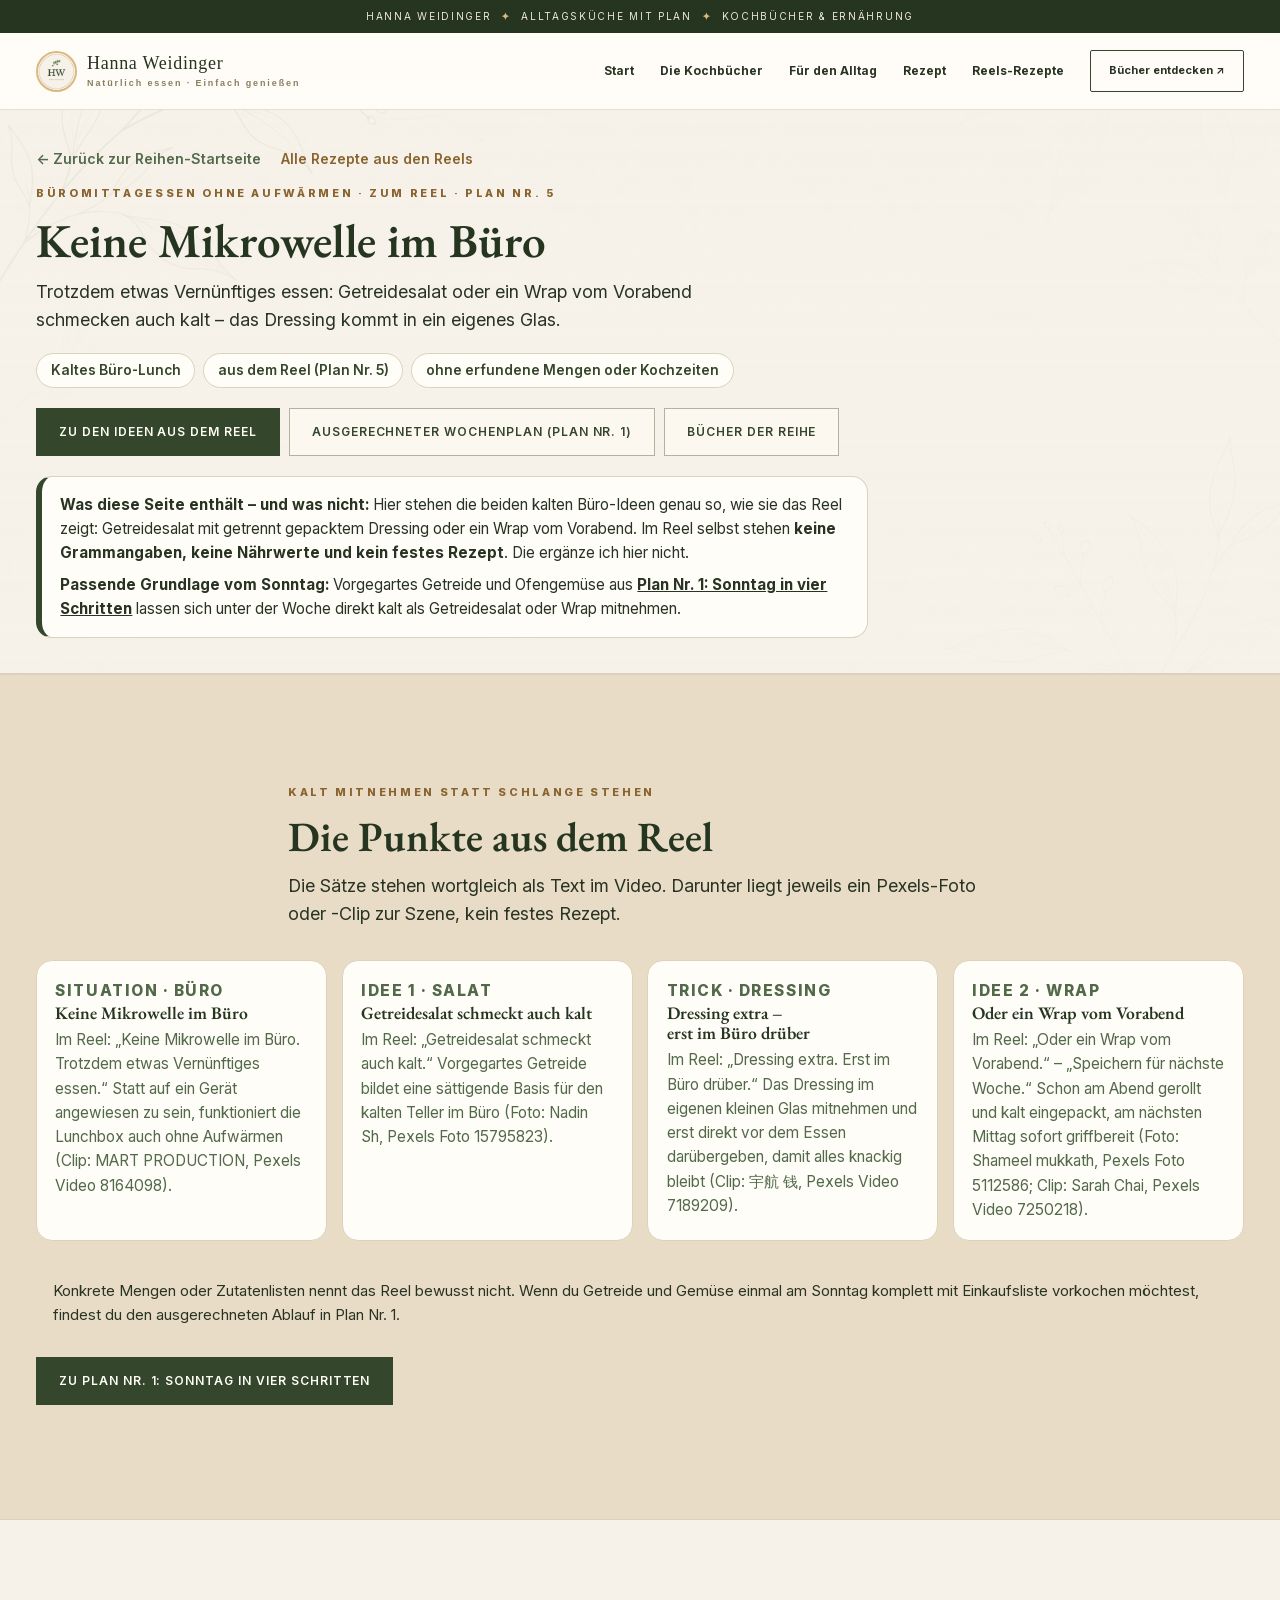
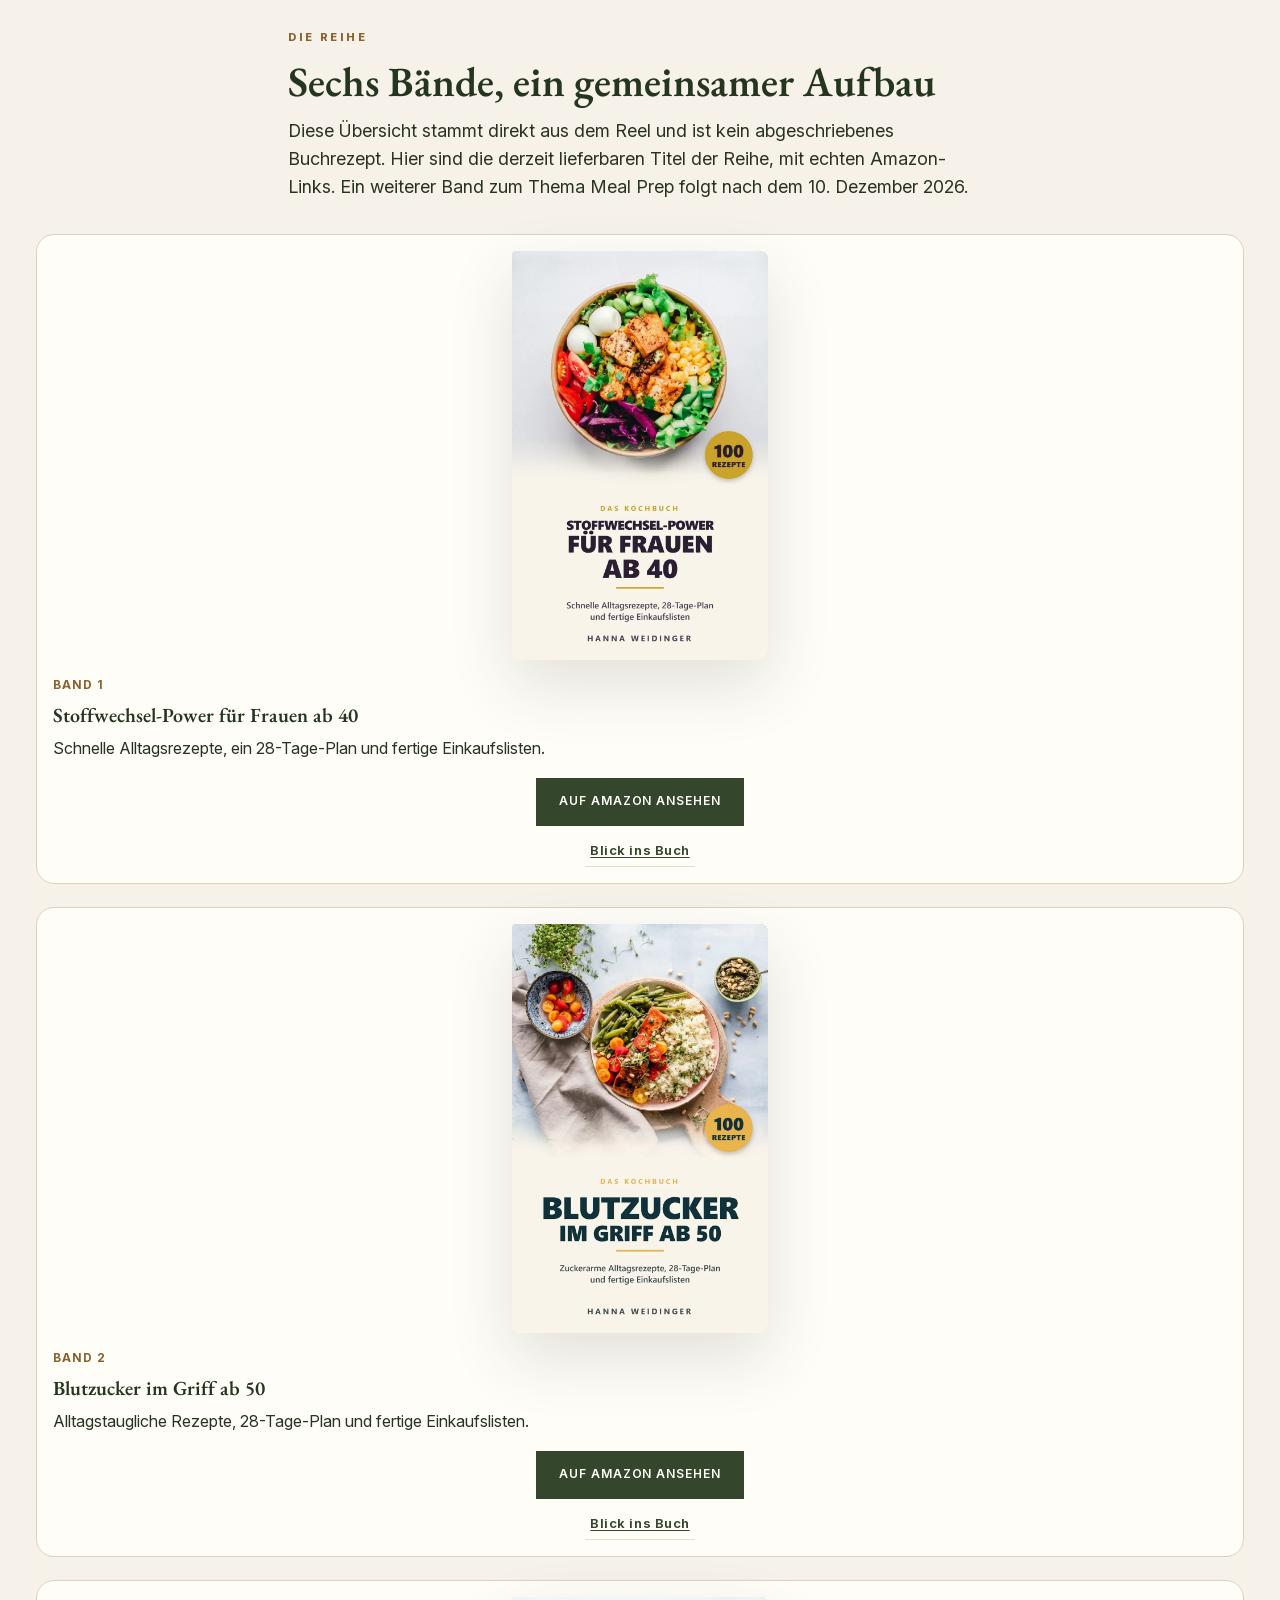
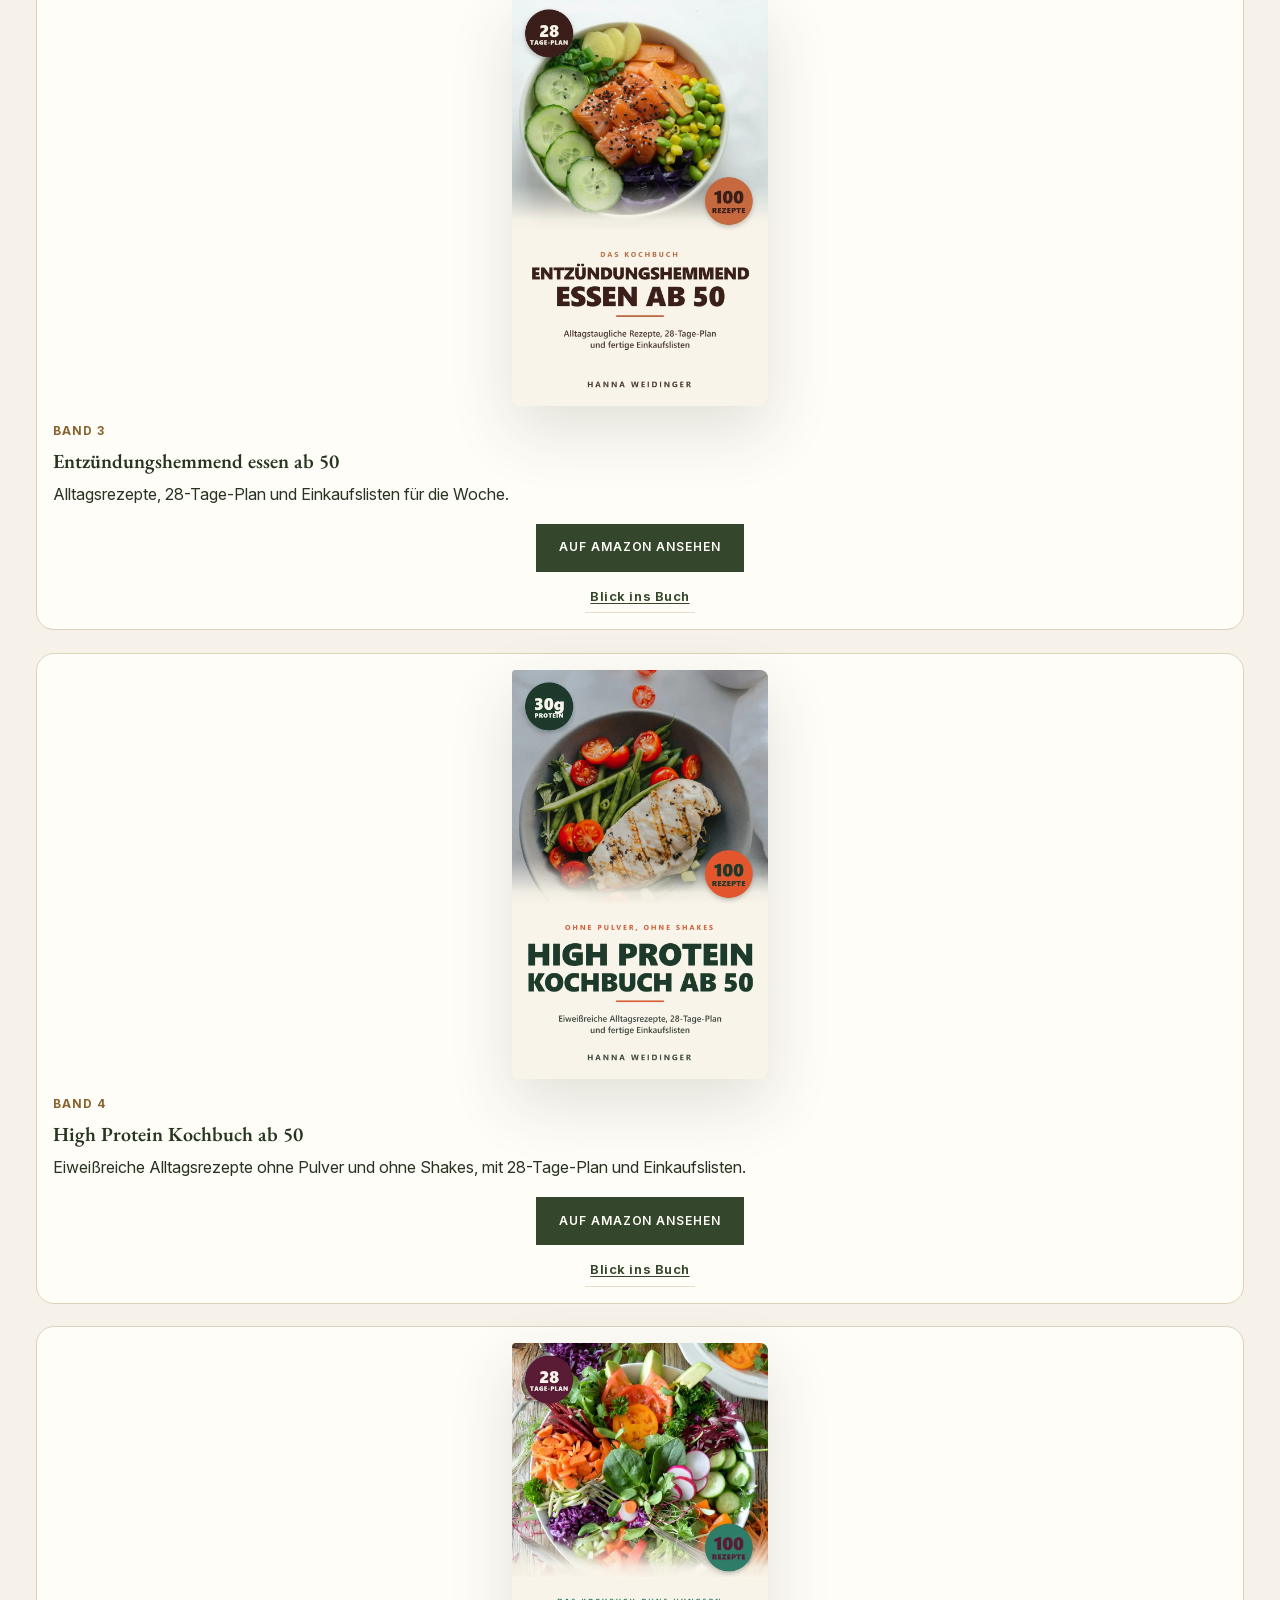
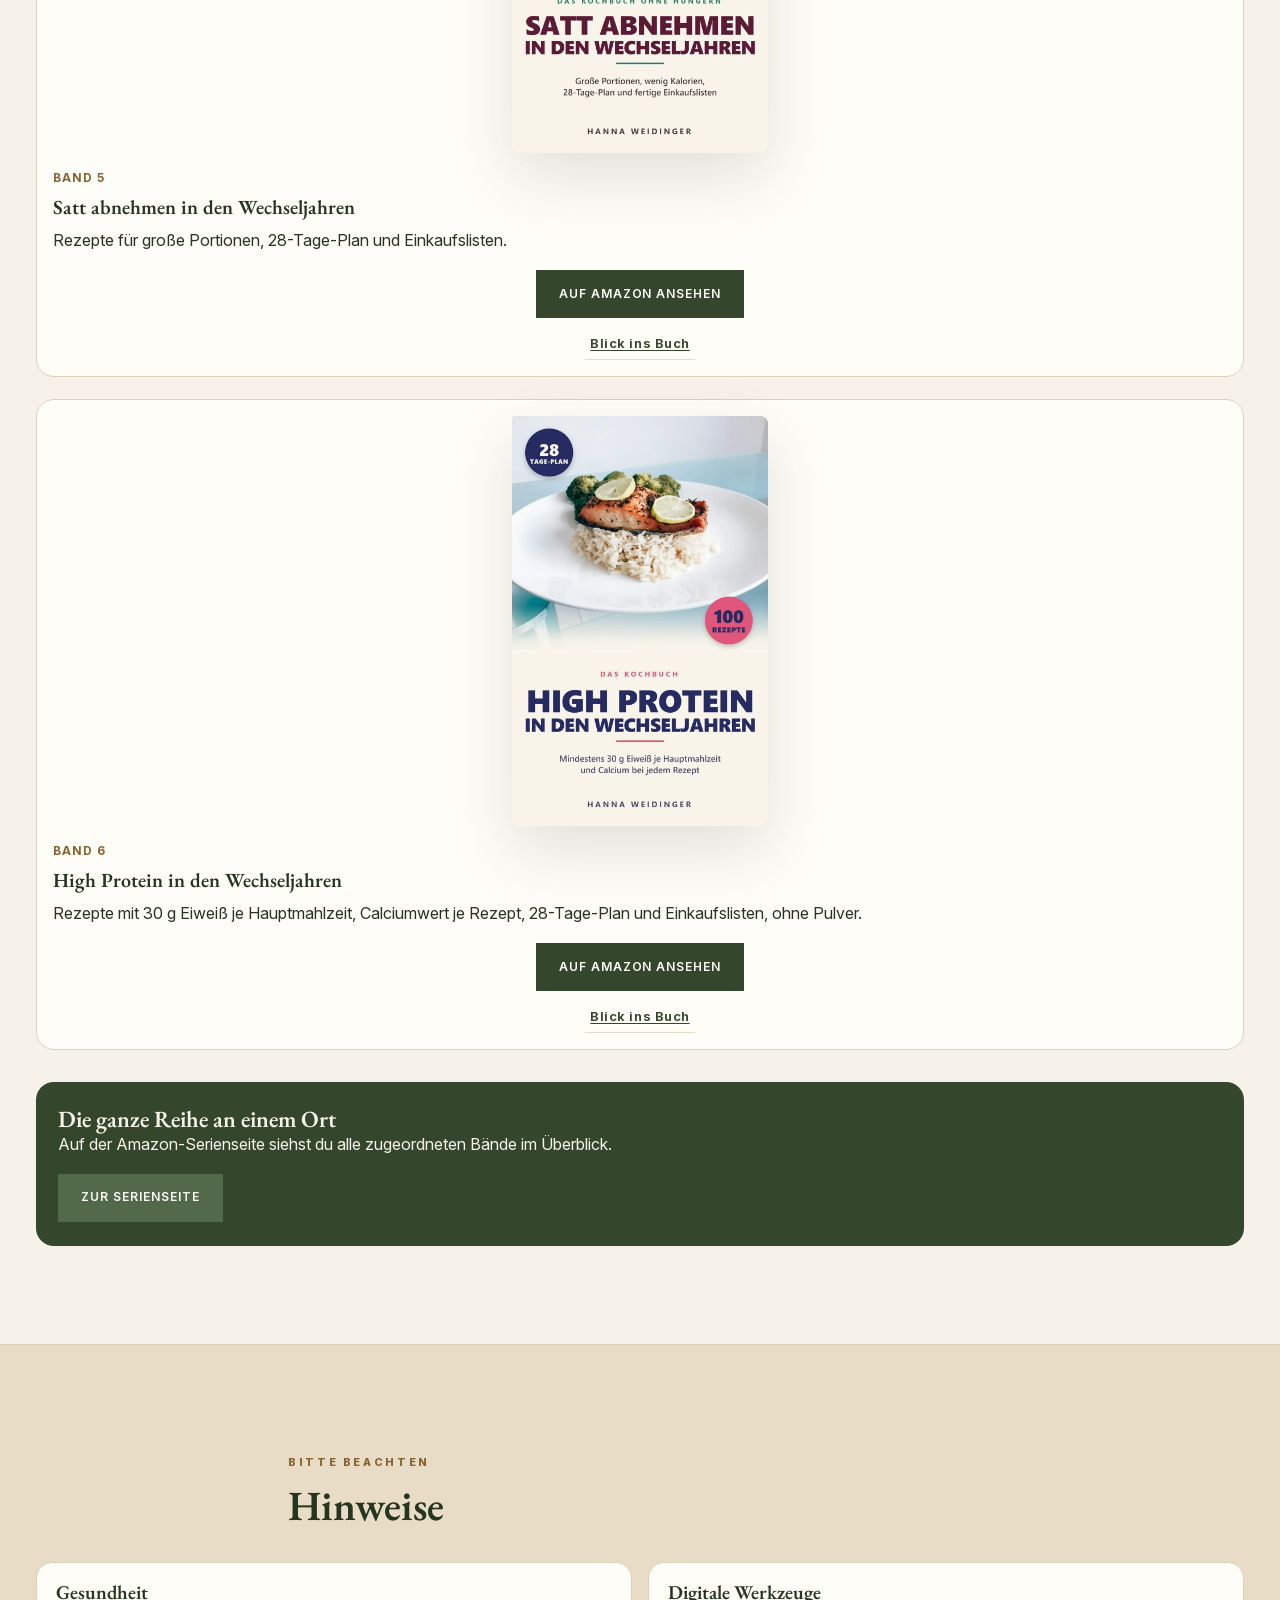
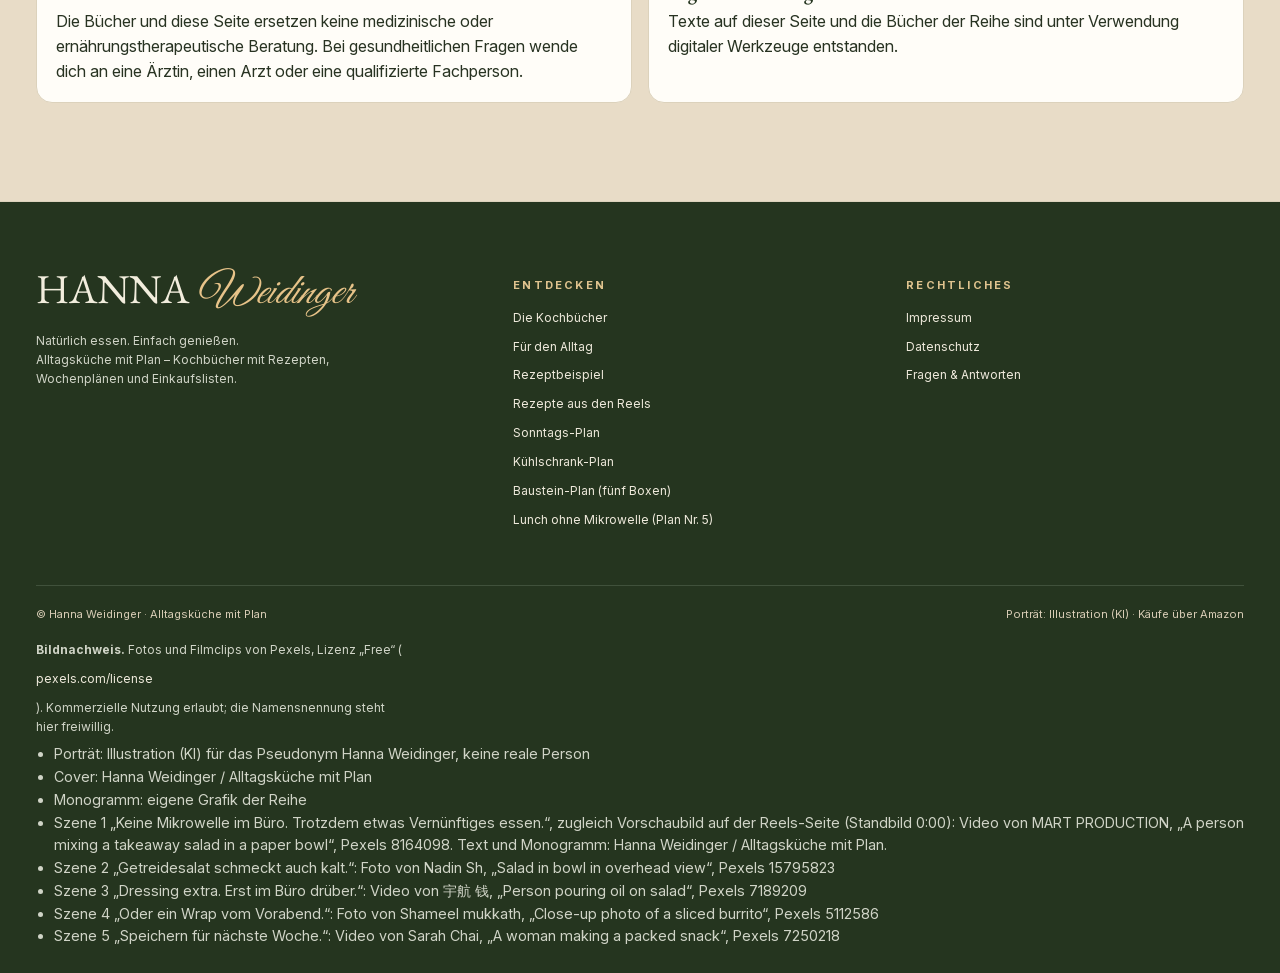
<file: plan/lunch-ohne-mikrowelle/index.html>
<!DOCTYPE html>
<html lang="de-AT">
<head>
  <meta charset="utf-8">
  <meta name="viewport" content="width=device-width, initial-scale=1">
  <title>Lunch ohne Mikrowelle im Büro – Plan Nr. 5 | Alltagsküche mit Plan</title>
  <meta name="description" content="Plan Nr. 5 zum Reel „Keine Mikrowelle im Büro. Trotzdem etwas Vernünftiges essen.“: Getreidesalat oder Wrap vom Vorabend, Dressing getrennt im eigenen Glas.">
  <meta name="robots" content="index, follow">
  <link rel="icon" href="../../assets/img/favicon.png" type="image/png">
  <link rel="stylesheet" href="../../assets/css/style.css">
</head>
<body class="subpage subpage-plan">
    <a class="skip sr-only" href="#inhalt">Zum Inhalt springen</a>
  <div class="topnote">HANNA WEIDINGER <b>✦</b> ALLTAGSKÜCHE MIT PLAN <b>✦</b> KOCHBÜCHER &amp; ERNÄHRUNG</div>
  <header class="header">
    <nav class="container nav" aria-label="Hauptnavigation">
      <a class="nav-logo" href="../../index.html" data-keep-src>
        <img class="round-mark" src="../../assets/img/marke/logo-monogramm.png" width="160" height="160" alt="">
        <span class="logotext">Hanna Weidinger<small>Natürlich essen · Einfach genießen</small></span>
      </a>
      <button id="menu-btn" class="menu-btn" type="button" aria-label="Menü öffnen" aria-expanded="false" aria-controls="nav-links">☰</button>
      <div class="links" id="nav-links">
        <a href="../../index.html" data-keep-src>Start</a>
        <a href="../../index.html#buecher" data-keep-src>Die Kochbücher</a>
        <a href="../../index.html#fuer-wen" data-keep-src>Für den Alltag</a>
        <a href="../../index.html#rezept" data-keep-src>Rezept</a>
        <a href="../../reels/" data-keep-src>Reels-Rezepte</a>
        <a class="nav-cta" href="../../index.html#buecher" data-keep-src>Bücher entdecken ↗</a>
      </div>
    </nav>
  </header>


  <main id="inhalt">
    <section class="plan-hero" aria-labelledby="plan-title">
      <div class="wrap">
        <div class="plan-top-links">
          <a class="plan-breadcrumb" href="../../index.html" data-keep-src>&larr; Zurück zur Reihen-Startseite</a>
          <a class="plan-reels-link" href="../../reels/" data-keep-src>Alle Rezepte aus den Reels</a>
        </div>
        <p class="eyebrow">Büromittagessen ohne Aufwärmen · zum Reel · Plan Nr. 5</p>
        <h1 id="plan-title">Keine Mikrowelle im Büro</h1>
        <p class="lede">Trotzdem etwas Vernünftiges essen: Getreidesalat oder ein Wrap vom Vorabend schmecken auch kalt – das Dressing kommt in ein eigenes Glas.</p>

        <div class="plan-meta">
          <span class="plan-pill">Kaltes Büro-Lunch</span>
          <span class="plan-pill">aus dem Reel (Plan Nr. 5)</span>
          <span class="plan-pill">ohne erfundene Mengen oder Kochzeiten</span>
        </div>

        <div class="plan-jump">
          <a class="btn btn-primary" href="#bausteine">Zu den Ideen aus dem Reel</a>
          <a class="btn btn-line" href="../../plan/sonntag-vier-schritte/" data-keep-src>Ausgerechneter Wochenplan (Plan Nr. 1)</a>
          <a class="btn btn-line" href="#buecher">Bücher der Reihe</a>
        </div>

        <div class="plan-callout">
          <p><strong>Was diese Seite enthält – und was nicht:</strong> Hier stehen die beiden kalten Büro-Ideen genau so, wie sie das Reel zeigt: Getreidesalat mit getrennt gepacktem Dressing oder ein Wrap vom Vorabend. Im Reel selbst stehen <strong>keine Grammangaben, keine Nährwerte und kein festes Rezept</strong>. Die ergänze ich hier nicht.</p>
          <p><strong>Passende Grundlage vom Sonntag:</strong> Vorgegartes Getreide und Ofengemüse aus <a href="../../plan/sonntag-vier-schritte/" data-keep-src><strong>Plan Nr. 1: Sonntag in vier Schritten</strong></a> lassen sich unter der Woche direkt kalt als Getreidesalat oder Wrap mitnehmen.</p>
        </div>
      </div>
    </section>

    <section class="section section-alt" id="bausteine" aria-labelledby="bausteine-title">
      <div class="wrap">
        <div class="section-head">
          <p class="eyebrow">Kalt mitnehmen statt Schlange stehen</p>
          <h2 id="bausteine-title">Die Punkte aus dem Reel</h2>
          <p class="lede">Die Sätze stehen wortgleich als Text im Video. Darunter liegt jeweils ein Pexels-Foto oder -Clip zur Szene, kein festes Rezept.</p>
        </div>
        <div class="steps-grid">
          <article class="step-card">
            <p class="step-num">Situation · Büro</p>
            <h3>Keine Mikrowelle im Büro</h3>
            <p>Im Reel: „Keine Mikrowelle im Büro. Trotzdem etwas Vernünftiges essen.“ Statt auf ein Gerät angewiesen zu sein, funktioniert die Lunchbox auch ohne Aufwärmen (Clip: MART PRODUCTION, Pexels Video 8164098).</p>
          </article>
          <article class="step-card">
            <p class="step-num">Idee 1 · Salat</p>
            <h3>Getreidesalat schmeckt auch kalt</h3>
            <p>Im Reel: „Getreidesalat schmeckt auch kalt.“ Vorgegartes Getreide bildet eine sättigende Basis für den kalten Teller im Büro (Foto: Nadin Sh, Pexels Foto 15795823).</p>
          </article>
          <article class="step-card">
            <p class="step-num">Trick · Dressing</p>
            <h3>Dressing extra – erst im Büro drüber</h3>
            <p>Im Reel: „Dressing extra. Erst im Büro drüber.“ Das Dressing im eigenen kleinen Glas mitnehmen und erst direkt vor dem Essen darübergeben, damit alles knackig bleibt (Clip: 宇航 钱, Pexels Video 7189209).</p>
          </article>
          <article class="step-card">
            <p class="step-num">Idee 2 · Wrap</p>
            <h3>Oder ein Wrap vom Vorabend</h3>
            <p>Im Reel: „Oder ein Wrap vom Vorabend.“ – „Speichern für nächste Woche.“ Schon am Abend gerollt und kalt eingepackt, am nächsten Mittag sofort griffbereit (Foto: Shameel mukkath, Pexels Foto 5112586; Clip: Sarah Chai, Pexels Video 7250218).</p>
          </article>
        </div>
        <p class="shop-note" style="margin-top:1.5rem;">Konkrete Mengen oder Zutatenlisten nennt das Reel bewusst nicht. Wenn du Getreide und Gemüse einmal am Sonntag komplett mit Einkaufsliste vorkochen möchtest, findest du den ausgerechneten Ablauf in Plan Nr. 1.</p>
        <p style="margin-top:1rem;"><a class="btn btn-petrol" href="../../plan/sonntag-vier-schritte/" data-keep-src>Zu Plan Nr. 1: Sonntag in vier Schritten</a></p>
      </div>
    </section>

    <section class="section" id="buecher" aria-labelledby="buecher-title">
      <div class="wrap">
        <div class="section-head">
          <p class="eyebrow">Die Reihe</p>
          <h2 id="buecher-title"><span class="only-before-band7">Sechs Bände, ein gemeinsamer Aufbau</span><span class="only-after-band7">Sieben Bände, ein gemeinsamer Aufbau</span></h2>
          <p class="lede">Diese Übersicht stammt direkt aus dem Reel und ist kein abgeschriebenes Buchrezept. Hier sind die derzeit lieferbaren Titel der Reihe, mit echten Amazon-Links. <span class="only-before-band7">Ein weiterer Band zum Thema Meal Prep folgt nach dem 10. Dezember 2026.</span></p>
        </div>
        <div class="book-grid">

          <article class="book">
            <div class="cover-wrap">
              <picture>
                <source type="image/webp" srcset="../../assets/img/covers/B0H8K92LJ7.webp">
                <img src="../../assets/img/covers/B0H8K92LJ7.jpg" width="900" height="1440" alt="Cover: Stoffwechsel-Power für Frauen ab 40 – eine bunte Schüssel mit Lachs und Gemüse." loading="lazy" decoding="async">
              </picture>
            </div>
            <div class="book-body">
              <p class="book-kicker">Band 1</p>
              <h3>Stoffwechsel-Power für Frauen ab 40</h3>
              <p>Schnelle Alltagsrezepte, ein 28-Tage-Plan und fertige Einkaufslisten.</p>
              <div class="book-actions">
                <a class="btn btn-petrol" data-amazon="stoffwechsel" href="https://www.amazon.de/dp/B0H8K92LJ7">Auf Amazon ansehen</a>
                <a class="link-look" data-amazon="stoffwechsel" href="https://www.amazon.de/dp/B0H8K92LJ7">Blick ins Buch</a>
              </div>
            </div>
          </article>

          <article class="book">
            <div class="cover-wrap">
              <picture>
                <source type="image/webp" srcset="../../assets/img/covers/B0HGND8NGN.webp">
                <img src="../../assets/img/covers/B0HGND8NGN.jpg" width="900" height="1440" alt="Cover: Blutzucker im Griff ab 50 – eine Schüssel mit Joghurt, Beeren und Samen." loading="lazy" decoding="async">
              </picture>
            </div>
            <div class="book-body">
              <p class="book-kicker">Band 2</p>
              <h3>Blutzucker im Griff ab 50</h3>
              <p>Alltagstaugliche Rezepte, 28-Tage-Plan und fertige Einkaufslisten.</p>
              <div class="book-actions">
                <a class="btn btn-petrol" data-amazon="blutzucker" href="https://www.amazon.de/dp/B0HGND8NGN">Auf Amazon ansehen</a>
                <a class="link-look" data-amazon="blutzucker" href="https://www.amazon.de/dp/B0HGND8NGN">Blick ins Buch</a>
              </div>
            </div>
          </article>

          <article class="book">
            <div class="cover-wrap">
              <picture>
                <source type="image/webp" srcset="../../assets/img/covers/B0HGVFPYQG.webp">
                <img src="../../assets/img/covers/B0HGVFPYQG.jpg" width="900" height="1440" alt="Cover: Entzündungshemmend essen ab 50 – Lachs mit Gurke und Kräutern." loading="lazy" decoding="async">
              </picture>
            </div>
            <div class="book-body">
              <p class="book-kicker">Band 3</p>
              <h3>Entzündungshemmend essen ab 50</h3>
              <p>Alltagsrezepte, 28-Tage-Plan und Einkaufslisten für die Woche.</p>
              <div class="book-actions">
                <a class="btn btn-petrol" data-amazon="entzuendungshemmend" href="https://www.amazon.de/dp/B0HGVFPYQG">Auf Amazon ansehen</a>
                <a class="link-look" data-amazon="entzuendungshemmend" href="https://www.amazon.de/dp/B0HGVFPYQG">Blick ins Buch</a>
              </div>
            </div>
          </article>

          <article class="book">
            <div class="cover-wrap">
              <picture>
                <source type="image/webp" srcset="../../assets/img/covers/B0HJL24Z7N.webp">
                <img src="../../assets/img/covers/B0HJL24Z7N.jpg" width="900" height="1440" alt="Cover: High Protein Kochbuch ab 50 – eine Schüssel mit Hähnchen und buntem Gemüse." loading="lazy" decoding="async">
              </picture>
            </div>
            <div class="book-body">
              <p class="book-kicker">Band 4</p>
              <h3>High Protein Kochbuch ab 50</h3>
              <p>Eiweißreiche Alltagsrezepte ohne Pulver und ohne Shakes, mit 28-Tage-Plan und Einkaufslisten.</p>
              <div class="book-actions">
                <a class="btn btn-petrol" data-amazon="highprotein50" href="https://www.amazon.de/dp/B0HJL24Z7N">Auf Amazon ansehen</a>
                <a class="link-look" data-amazon="highprotein50" href="https://www.amazon.de/dp/B0HJL24Z7N">Blick ins Buch</a>
              </div>
            </div>
          </article>

          <article class="book">
            <div class="cover-wrap">
              <picture>
                <source type="image/webp" srcset="../../assets/img/covers/B0HL6VFT3N.webp">
                <img src="../../assets/img/covers/B0HL6VFT3N.jpg" width="900" height="1440" alt="Cover: Satt abnehmen in den Wechseljahren – eine Schüssel mit buntem Gemüse und Hülsenfrüchten." loading="lazy" decoding="async">
              </picture>
            </div>
            <div class="book-body">
              <p class="book-kicker">Band 5</p>
              <h3>Satt abnehmen in den Wechseljahren</h3>
              <p>Rezepte für große Portionen, 28-Tage-Plan und Einkaufslisten.</p>
              <div class="book-actions">
                <a class="btn btn-petrol" data-amazon="wechseljahre" href="https://www.amazon.de/dp/B0HL6VFT3N">Auf Amazon ansehen</a>
                <a class="link-look" data-amazon="wechseljahre" href="https://www.amazon.de/dp/B0HL6VFT3N">Blick ins Buch</a>
              </div>
            </div>
          </article>

          <article class="book">
            <div class="cover-wrap">
              <picture>
                <source type="image/webp" srcset="../../assets/img/covers/B0HP7FHZK2.webp">
                <img src="../../assets/img/covers/B0HP7FHZK2.jpg" width="900" height="1440" alt="Cover: High Protein in den Wechseljahren – Lachs auf Reis mit Gemüse." loading="lazy" decoding="async">
              </picture>
            </div>
            <div class="book-body">
              <p class="book-kicker">Band 6</p>
              <h3>High Protein in den Wechseljahren</h3>
              <p>Rezepte mit 30&nbsp;g Eiweiß je Hauptmahlzeit, Calciumwert je Rezept, 28-Tage-Plan und Einkaufslisten, ohne Pulver.</p>
              <div class="book-actions">
                <a class="btn btn-petrol" data-amazon="highproteinwj" href="https://www.amazon.de/dp/B0HP7FHZK2">Auf Amazon ansehen</a>
                <a class="link-look" data-amazon="highproteinwj" href="https://www.amazon.de/dp/B0HP7FHZK2">Blick ins Buch</a>
              </div>
            </div>
          </article>

          <!-- Band 7 Meal Prep. Ausgeblendet, bis SHOW_BAND7_MEALPREP in assets/js/amazon-links.js auf true steht (ab/nach 10.12.2026). -->
          <article class="book" data-band="mealprep" hidden>
            <div class="cover-wrap">
              <picture>
                <source type="image/webp" srcset="../../assets/img/covers/B0HRT6TCG7.webp">
                <img src="../../assets/img/covers/B0HRT6TCG7.jpg" width="900" height="1440" alt="Cover: Meal Prep für die Arbeitswoche – vorbereitete Boxen mit Curry, Reis, Avocado und Gemüse." loading="lazy" decoding="async">
              </picture>
            </div>
            <div class="book-body">
              <p class="book-kicker">Band 7</p>
              <h3>Meal Prep für die Arbeitswoche</h3>
              <p>Das Kochbuch mit 8 Wochenplänen und 100 Gerichten: sonntags vorkochen, jeden Tag anders.</p>
              <div class="book-actions">
                <a class="btn btn-petrol" data-amazon="mealprep" href="https://www.amazon.de/dp/B0HRT6TCG7">Auf Amazon ansehen</a>
                <a class="link-look" data-amazon="mealprep" href="https://www.amazon.de/dp/B0HRT6TCG7">Blick ins Buch</a>
              </div>
            </div>
          </article>

        </div>

        <div class="series-cta">
          <div>
            <h2>Die ganze Reihe an einem Ort</h2>
            <p>Auf der Amazon-Serienseite siehst du alle zugeordneten Bände im Überblick.</p>
          </div>
          <a class="btn btn-primary" data-amazon="serie" href="https://www.amazon.de/dp/B0HHGNQ95L">Zur Serienseite</a>
        </div>
      </div>
    </section>

    <section class="section section-alt" id="hinweise" aria-labelledby="hinweise-title">
      <div class="wrap">
        <div class="section-head">
          <p class="eyebrow">Bitte beachten</p>
          <h2 id="hinweise-title">Hinweise</h2>
        </div>
        <div class="notes">
          <div class="note">
            <h3>Gesundheit</h3>
            <p>Die Bücher und diese Seite ersetzen keine medizinische oder ernährungstherapeutische Beratung. Bei gesundheitlichen Fragen wende dich an eine Ärztin, einen Arzt oder eine qualifizierte Fachperson.</p>
          </div>
          <div class="note">
            <h3>Digitale Werkzeuge</h3>
            <p>Texte auf dieser Seite und die Bücher der Reihe sind unter Verwendung digitaler Werkzeuge entstanden.</p>
          </div>
        </div>
      </div>
    </section>
  </main>

    <footer class="footer">
    <div class="container">
      <div class="footer-grid">
        <div>
          <div class="footer-logo">HANNA <em>Weidinger</em></div>
          <p>Natürlich essen. Einfach genießen.<br>Alltagsküche mit Plan – Kochbücher mit Rezepten, Wochenplänen und Einkaufslisten.</p>
        </div>
        <div>
          <h4>ENTDECKEN</h4>
          <a href="../../index.html#buecher" data-keep-src>Die Kochbücher</a>
          <a href="../../index.html#fuer-wen" data-keep-src>Für den Alltag</a>
          <a href="../../index.html#rezept" data-keep-src>Rezeptbeispiel</a>
          <a href="../../reels/" data-keep-src>Rezepte aus den Reels</a>
          <a href="../../plan/sonntag-vier-schritte/" data-keep-src>Sonntags-Plan</a>
          <a href="../../plan/kuehlschrank-folge-1/" data-keep-src>Kühlschrank-Plan</a>
          <a href="../../plan/fuenf-boxen/" data-keep-src>Baustein-Plan (fünf Boxen)</a>
          <a href="../../plan/lunch-ohne-mikrowelle/" data-keep-src>Lunch ohne Mikrowelle (Plan Nr. 5)</a>
        </div>
        <div>
          <h4>RECHTLICHES</h4>
          <a href="../../impressum.html">Impressum</a>
          <a href="../../datenschutz.html">Datenschutz</a>
          <a href="../../index.html#faq" data-keep-src>Fragen &amp; Antworten</a>
        </div>
      </div>
      <div class="footer-bottom">
        <span>© Hanna Weidinger · Alltagsküche mit Plan</span>
        <span>Porträt: Illustration (KI) · Käufe über Amazon</span>
      </div>
      <div class="credits" style="margin-top:1.1rem;">
        <p style="margin:0 0 .4rem;"><strong>Bildnachweis.</strong> Fotos und Filmclips von Pexels, Lizenz „Free“ (<a href="https://www.pexels.com/license/">pexels.com/license</a>). Kommerzielle Nutzung erlaubt; die Namensnennung steht hier freiwillig.</p>
        <ul>
          <li>Porträt: Illustration (KI) für das Pseudonym Hanna Weidinger, keine reale Person</li>
          <li>Cover: Hanna Weidinger / Alltagsküche mit Plan</li>
          <li>Monogramm: eigene Grafik der Reihe</li>
          <li>Szene 1 „Keine Mikrowelle im Büro. Trotzdem etwas Vernünftiges essen.“, zugleich Vorschaubild auf der Reels-Seite (Standbild 0:00): Video von MART PRODUCTION, „A person mixing a takeaway salad in a paper bowl“, Pexels 8164098. Text und Monogramm: Hanna Weidinger / Alltagsküche mit Plan.</li>
          <li>Szene 2 „Getreidesalat schmeckt auch kalt.“: Foto von Nadin Sh, „Salad in bowl in overhead view“, Pexels 15795823</li>
          <li>Szene 3 „Dressing extra. Erst im Büro drüber.“: Video von 宇航 钱, „Person pouring oil on salad“, Pexels 7189209</li>
          <li>Szene 4 „Oder ein Wrap vom Vorabend.“: Foto von Shameel mukkath, „Close-up photo of a sliced burrito“, Pexels 5112586</li>
          <li>Szene 5 „Speichern für nächste Woche.“: Video von Sarah Chai, „A woman making a packed snack“, Pexels 7250218</li>
        </ul>
      </div>
    </div>
  </footer>
  <script src="../../assets/js/site.js"></script>
  <script src="../../assets/js/amazon-links.js"></script>
</body>
</html>
</file>
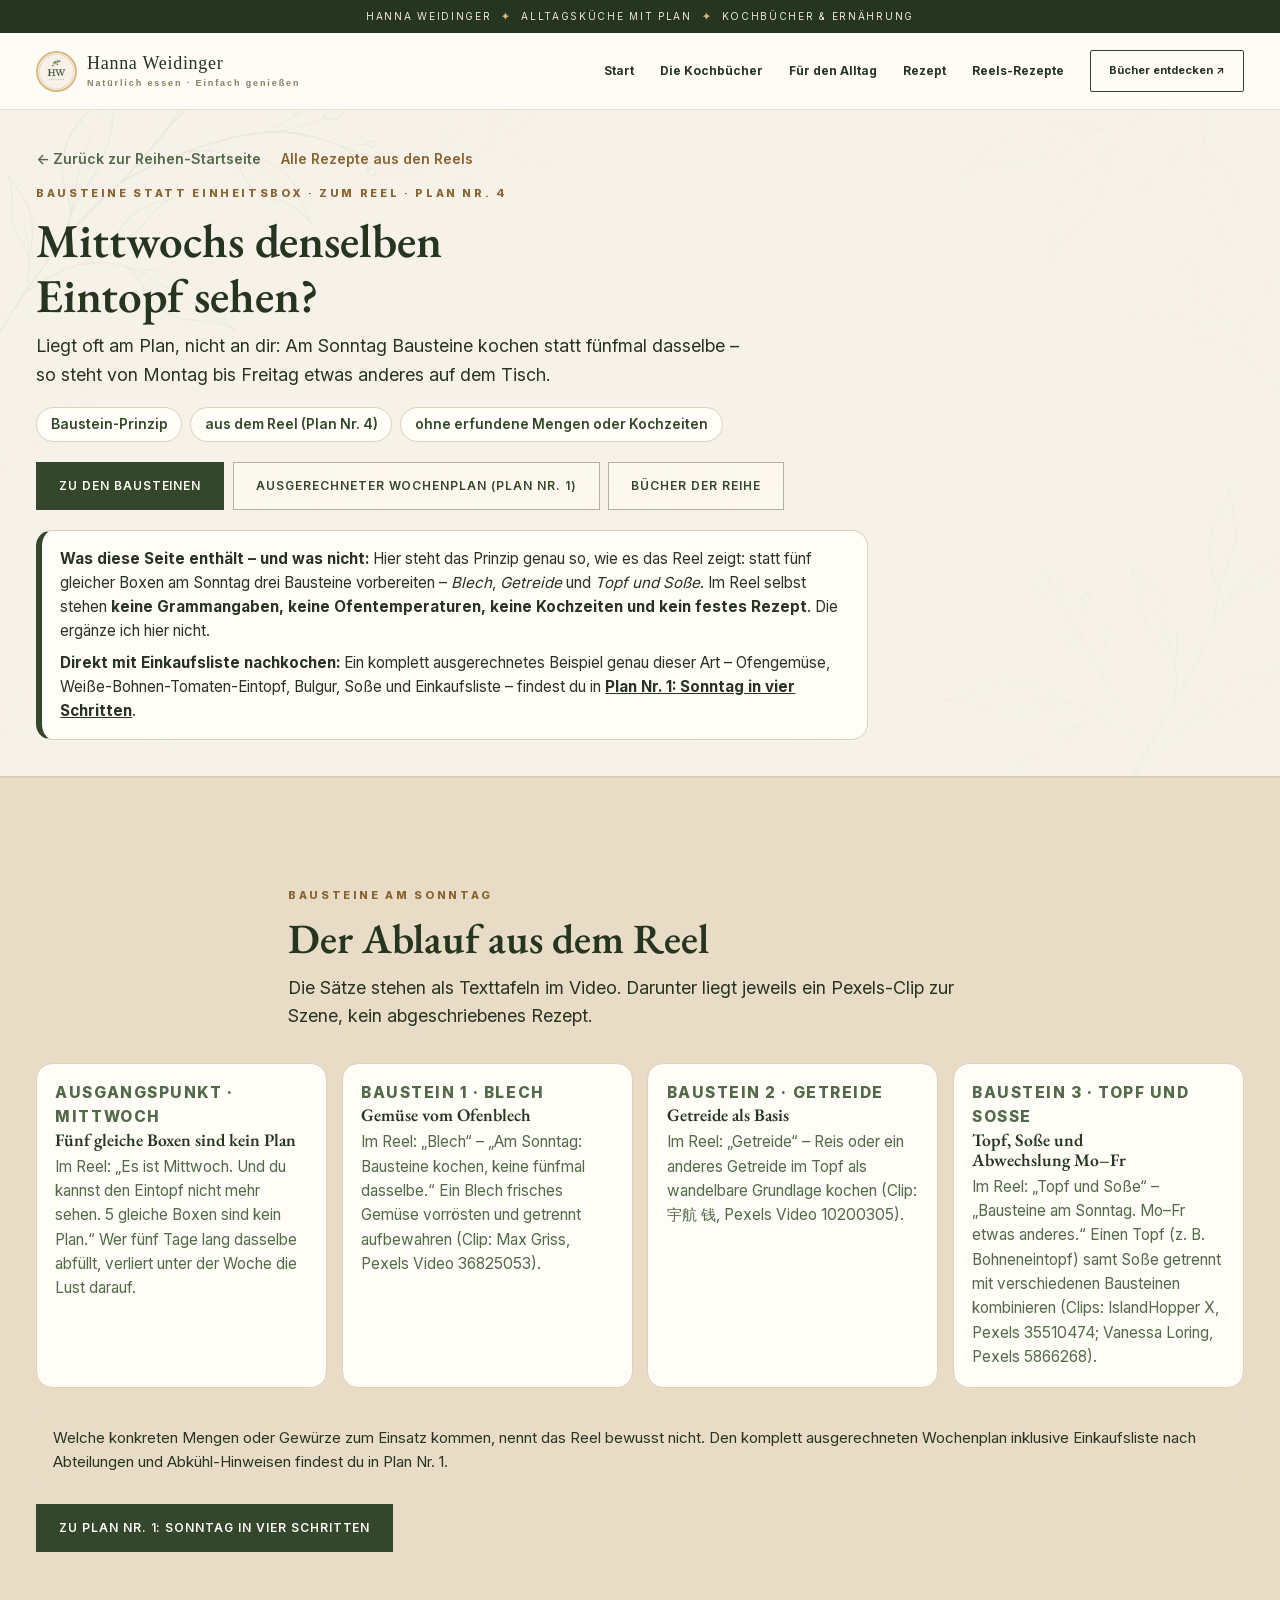
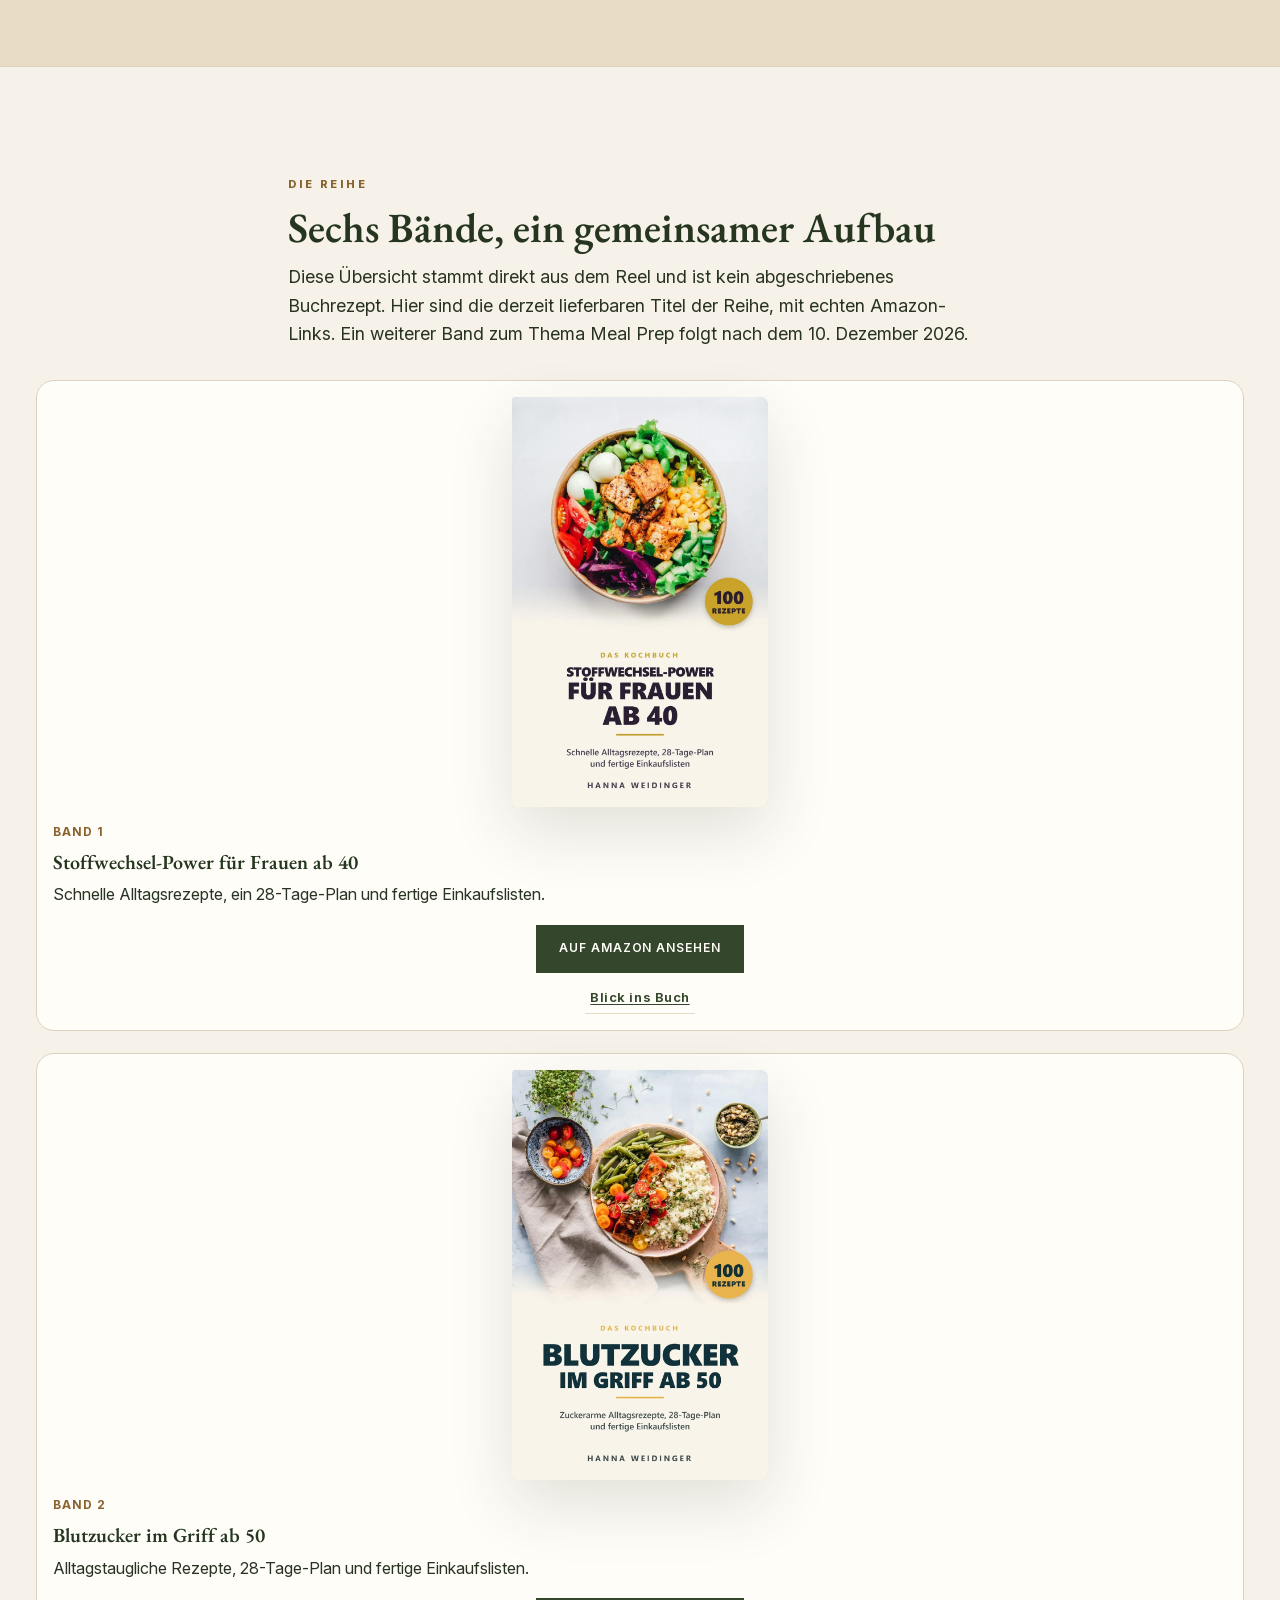
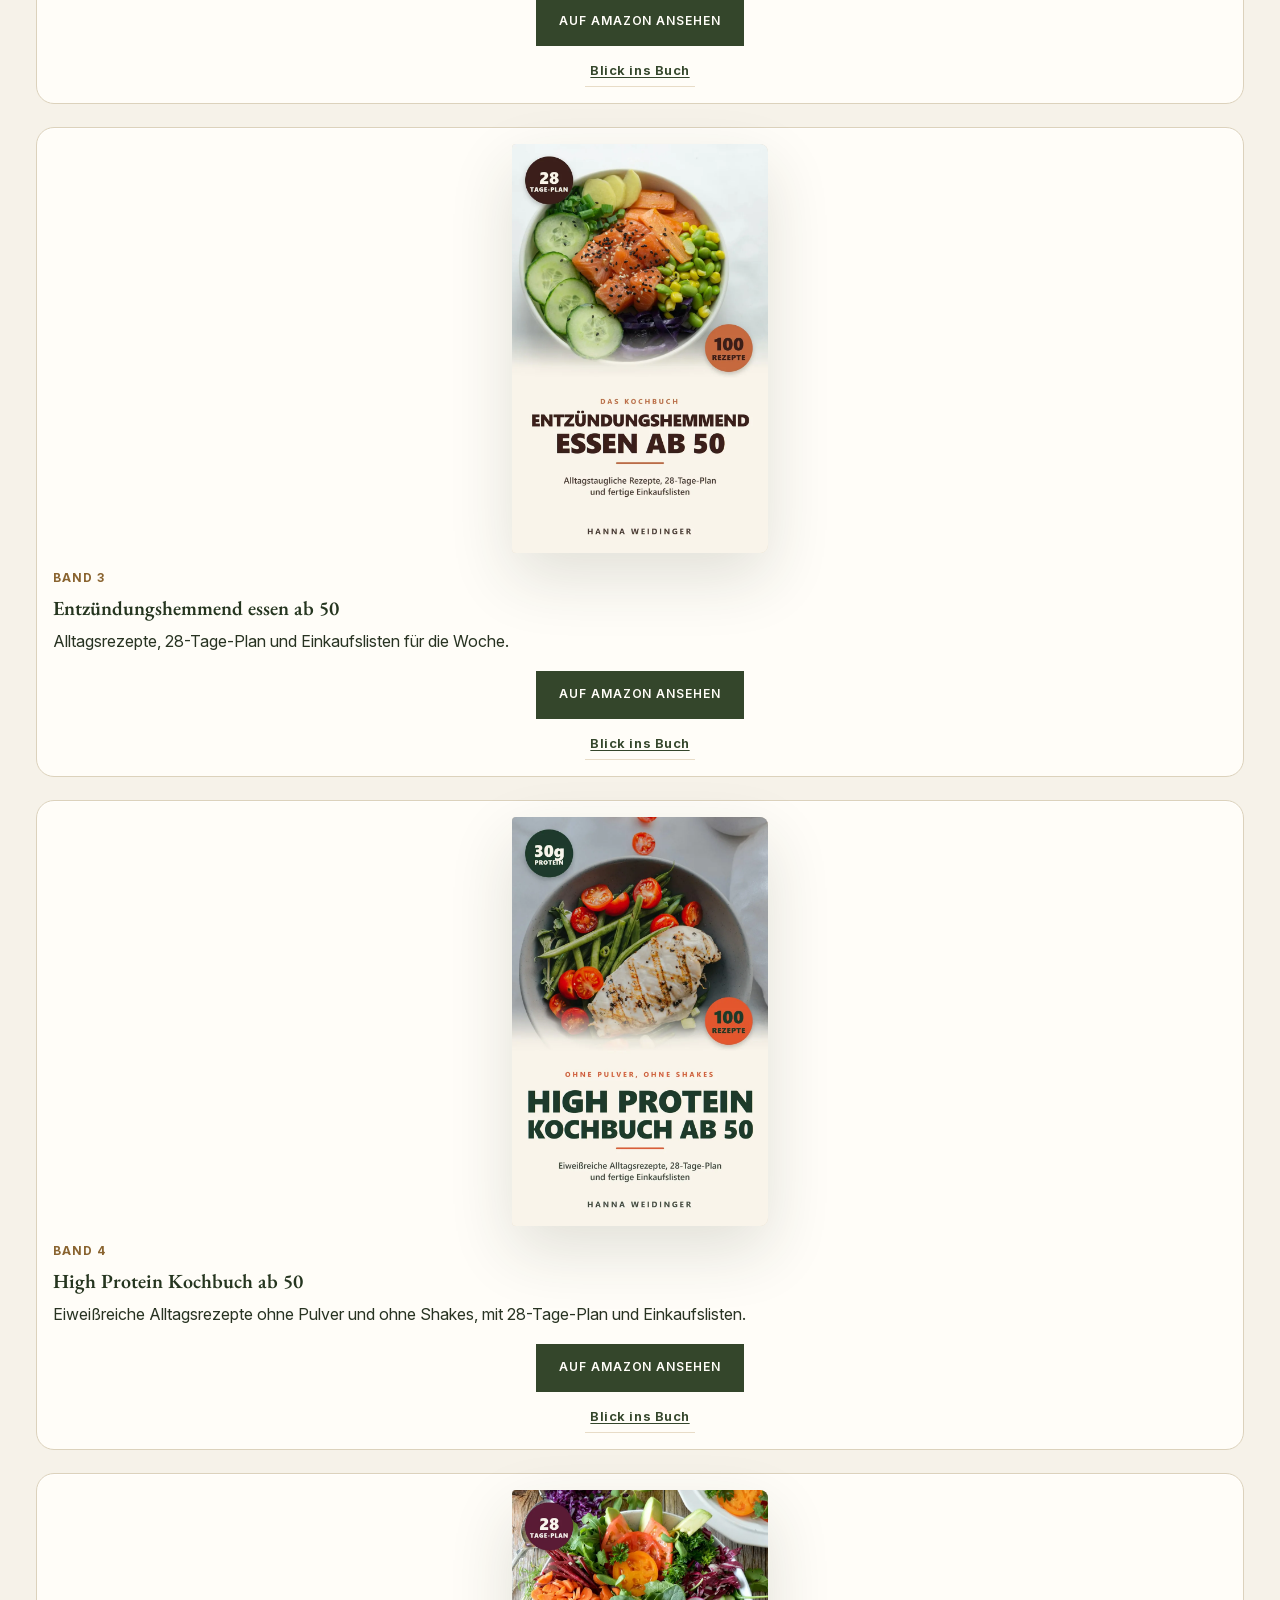
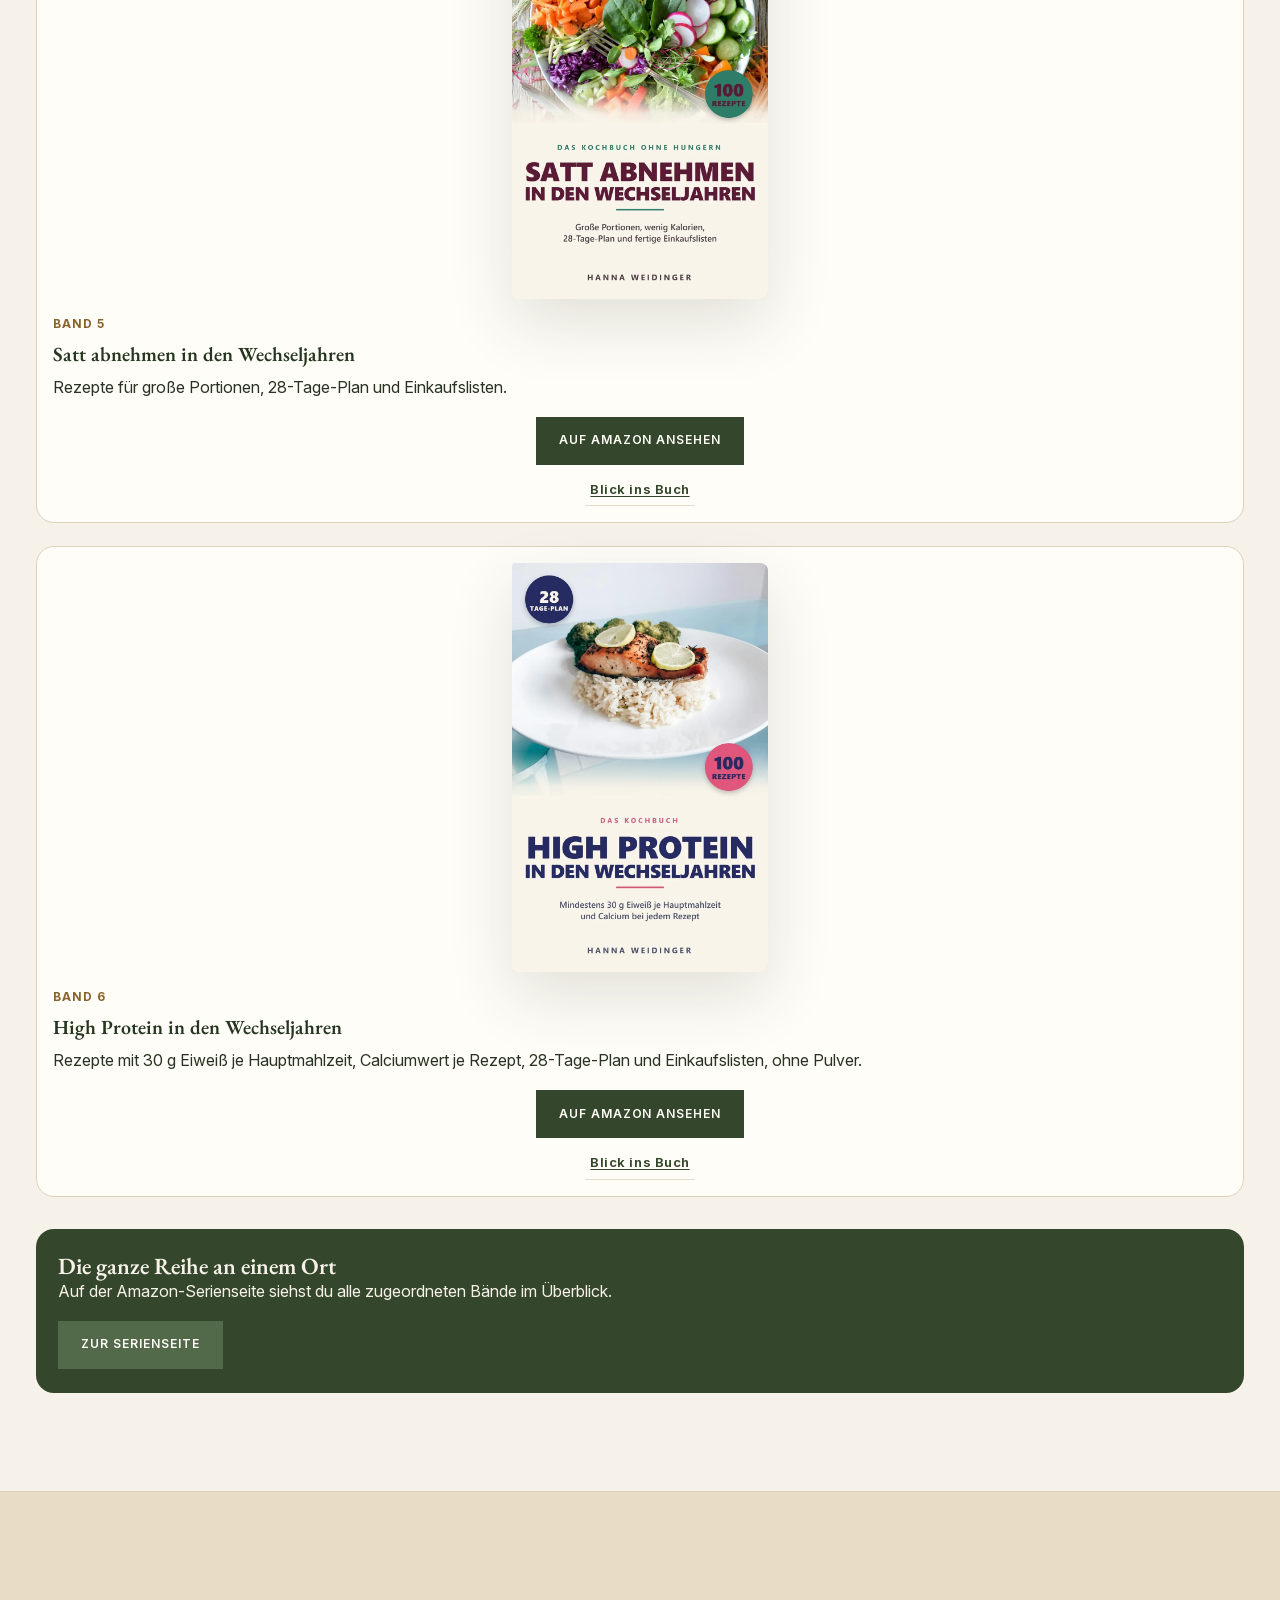
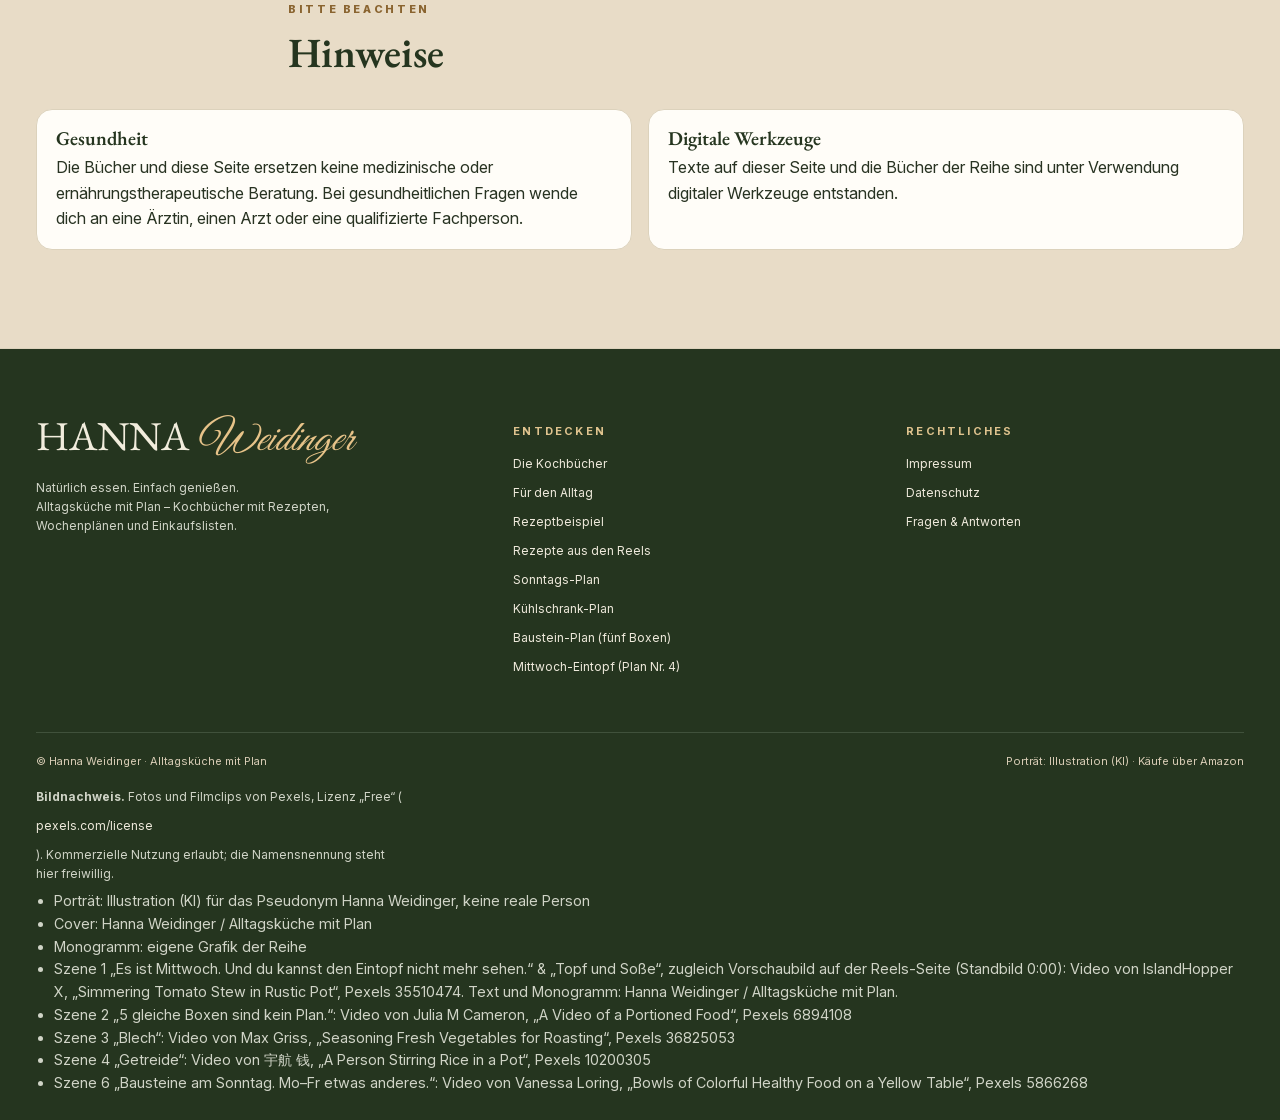
<file: plan/mittwoch-eintopf/index.html>
<!DOCTYPE html>
<html lang="de-AT">
<head>
  <meta charset="utf-8">
  <meta name="viewport" content="width=device-width, initial-scale=1">
  <title>Mittwochs denselben Eintopf sehen? – Plan Nr. 4 | Alltagsküche mit Plan</title>
  <meta name="description" content="Plan Nr. 4 zum Reel „Mittwochs denselben Eintopf sehen?“: Am Sonntag Bausteine kochen (Blech, Getreide, Topf und Soße) statt fünf gleicher Boxen.">
  <meta name="robots" content="index, follow">
  <link rel="icon" href="../../assets/img/favicon.png" type="image/png">
  <link rel="stylesheet" href="../../assets/css/style.css">
</head>
<body class="subpage subpage-plan">
    <a class="skip sr-only" href="#inhalt">Zum Inhalt springen</a>
  <div class="topnote">HANNA WEIDINGER <b>✦</b> ALLTAGSKÜCHE MIT PLAN <b>✦</b> KOCHBÜCHER &amp; ERNÄHRUNG</div>
  <header class="header">
    <nav class="container nav" aria-label="Hauptnavigation">
      <a class="nav-logo" href="../../index.html" data-keep-src>
        <img class="round-mark" src="../../assets/img/marke/logo-monogramm.png" width="160" height="160" alt="">
        <span class="logotext">Hanna Weidinger<small>Natürlich essen · Einfach genießen</small></span>
      </a>
      <button id="menu-btn" class="menu-btn" type="button" aria-label="Menü öffnen" aria-expanded="false" aria-controls="nav-links">☰</button>
      <div class="links" id="nav-links">
        <a href="../../index.html" data-keep-src>Start</a>
        <a href="../../index.html#buecher" data-keep-src>Die Kochbücher</a>
        <a href="../../index.html#fuer-wen" data-keep-src>Für den Alltag</a>
        <a href="../../index.html#rezept" data-keep-src>Rezept</a>
        <a href="../../reels/" data-keep-src>Reels-Rezepte</a>
        <a class="nav-cta" href="../../index.html#buecher" data-keep-src>Bücher entdecken ↗</a>
      </div>
    </nav>
  </header>


  <main id="inhalt">
    <section class="plan-hero" aria-labelledby="plan-title">
      <div class="wrap">
        <div class="plan-top-links">
          <a class="plan-breadcrumb" href="../../index.html" data-keep-src>&larr; Zurück zur Reihen-Startseite</a>
          <a class="plan-reels-link" href="../../reels/" data-keep-src>Alle Rezepte aus den Reels</a>
        </div>
        <p class="eyebrow">Bausteine statt Einheitsbox · zum Reel · Plan Nr. 4</p>
        <h1 id="plan-title">Mittwochs denselben Eintopf sehen?</h1>
        <p class="lede">Liegt oft am Plan, nicht an dir: Am Sonntag Bausteine kochen statt fünfmal dasselbe – so steht von Montag bis Freitag etwas anderes auf dem Tisch.</p>

        <div class="plan-meta">
          <span class="plan-pill">Baustein-Prinzip</span>
          <span class="plan-pill">aus dem Reel (Plan Nr. 4)</span>
          <span class="plan-pill">ohne erfundene Mengen oder Kochzeiten</span>
        </div>

        <div class="plan-jump">
          <a class="btn btn-primary" href="#bausteine">Zu den Bausteinen</a>
          <a class="btn btn-line" href="../../plan/sonntag-vier-schritte/" data-keep-src>Ausgerechneter Wochenplan (Plan Nr. 1)</a>
          <a class="btn btn-line" href="#buecher">Bücher der Reihe</a>
        </div>

        <div class="plan-callout">
          <p><strong>Was diese Seite enthält – und was nicht:</strong> Hier steht das Prinzip genau so, wie es das Reel zeigt: statt fünf gleicher Boxen am Sonntag drei Bausteine vorbereiten – <em>Blech</em>, <em>Getreide</em> und <em>Topf und Soße</em>. Im Reel selbst stehen <strong>keine Grammangaben, keine Ofentemperaturen, keine Kochzeiten und kein festes Rezept</strong>. Die ergänze ich hier nicht.</p>
          <p><strong>Direkt mit Einkaufsliste nachkochen:</strong> Ein komplett ausgerechnetes Beispiel genau dieser Art – Ofengemüse, Weiße-Bohnen-Tomaten-Eintopf, Bulgur, Soße und Einkaufsliste – findest du in <a href="../../plan/sonntag-vier-schritte/" data-keep-src><strong>Plan Nr. 1: Sonntag in vier Schritten</strong></a>.</p>
        </div>
      </div>
    </section>

    <section class="section section-alt" id="bausteine" aria-labelledby="bausteine-title">
      <div class="wrap">
        <div class="section-head">
          <p class="eyebrow">Bausteine am Sonntag</p>
          <h2 id="bausteine-title">Der Ablauf aus dem Reel</h2>
          <p class="lede">Die Sätze stehen als Texttafeln im Video. Darunter liegt jeweils ein Pexels-Clip zur Szene, kein abgeschriebenes Rezept.</p>
        </div>
        <div class="steps-grid">
          <article class="step-card">
            <p class="step-num">Ausgangspunkt · Mittwoch</p>
            <h3>Fünf gleiche Boxen sind kein Plan</h3>
            <p>Im Reel: „Es ist Mittwoch. Und du kannst den Eintopf nicht mehr sehen. 5 gleiche Boxen sind kein Plan.“ Wer fünf Tage lang dasselbe abfüllt, verliert unter der Woche die Lust darauf.</p>
          </article>
          <article class="step-card">
            <p class="step-num">Baustein 1 · Blech</p>
            <h3>Gemüse vom Ofenblech</h3>
            <p>Im Reel: „Blech“ – „Am Sonntag: Bausteine kochen, keine fünfmal dasselbe.“ Ein Blech frisches Gemüse vorrösten und getrennt aufbewahren (Clip: Max Griss, Pexels Video 36825053).</p>
          </article>
          <article class="step-card">
            <p class="step-num">Baustein 2 · Getreide</p>
            <h3>Getreide als Basis</h3>
            <p>Im Reel: „Getreide“ – Reis oder ein anderes Getreide im Topf als wandelbare Grundlage kochen (Clip: 宇航 钱, Pexels Video 10200305).</p>
          </article>
          <article class="step-card">
            <p class="step-num">Baustein 3 · Topf und Soße</p>
            <h3>Topf, Soße und Abwechslung Mo–Fr</h3>
            <p>Im Reel: „Topf und Soße“ – „Bausteine am Sonntag. Mo–Fr etwas anderes.“ Einen Topf (z. B. Bohneneintopf) samt Soße getrennt mit verschiedenen Bausteinen kombinieren (Clips: IslandHopper X, Pexels 35510474; Vanessa Loring, Pexels 5866268).</p>
          </article>
        </div>
        <p class="shop-note" style="margin-top:1.5rem;">Welche konkreten Mengen oder Gewürze zum Einsatz kommen, nennt das Reel bewusst nicht. Den komplett ausgerechneten Wochenplan inklusive Einkaufsliste nach Abteilungen und Abkühl-Hinweisen findest du in Plan Nr. 1.</p>
        <p style="margin-top:1rem;"><a class="btn btn-petrol" href="../../plan/sonntag-vier-schritte/" data-keep-src>Zu Plan Nr. 1: Sonntag in vier Schritten</a></p>
      </div>
    </section>

    <section class="section" id="buecher" aria-labelledby="buecher-title">
      <div class="wrap">
        <div class="section-head">
          <p class="eyebrow">Die Reihe</p>
          <h2 id="buecher-title"><span class="only-before-band7">Sechs Bände, ein gemeinsamer Aufbau</span><span class="only-after-band7">Sieben Bände, ein gemeinsamer Aufbau</span></h2>
          <p class="lede">Diese Übersicht stammt direkt aus dem Reel und ist kein abgeschriebenes Buchrezept. Hier sind die derzeit lieferbaren Titel der Reihe, mit echten Amazon-Links. <span class="only-before-band7">Ein weiterer Band zum Thema Meal Prep folgt nach dem 10. Dezember 2026.</span></p>
        </div>
        <div class="book-grid">

          <article class="book">
            <div class="cover-wrap">
              <picture>
                <source type="image/webp" srcset="../../assets/img/covers/B0H8K92LJ7.webp">
                <img src="../../assets/img/covers/B0H8K92LJ7.jpg" width="900" height="1440" alt="Cover: Stoffwechsel-Power für Frauen ab 40 – eine bunte Schüssel mit Lachs und Gemüse." loading="lazy" decoding="async">
              </picture>
            </div>
            <div class="book-body">
              <p class="book-kicker">Band 1</p>
              <h3>Stoffwechsel-Power für Frauen ab 40</h3>
              <p>Schnelle Alltagsrezepte, ein 28-Tage-Plan und fertige Einkaufslisten.</p>
              <div class="book-actions">
                <a class="btn btn-petrol" data-amazon="stoffwechsel" href="https://www.amazon.de/dp/B0H8K92LJ7">Auf Amazon ansehen</a>
                <a class="link-look" data-amazon="stoffwechsel" href="https://www.amazon.de/dp/B0H8K92LJ7">Blick ins Buch</a>
              </div>
            </div>
          </article>

          <article class="book">
            <div class="cover-wrap">
              <picture>
                <source type="image/webp" srcset="../../assets/img/covers/B0HGND8NGN.webp">
                <img src="../../assets/img/covers/B0HGND8NGN.jpg" width="900" height="1440" alt="Cover: Blutzucker im Griff ab 50 – eine Schüssel mit Joghurt, Beeren und Samen." loading="lazy" decoding="async">
              </picture>
            </div>
            <div class="book-body">
              <p class="book-kicker">Band 2</p>
              <h3>Blutzucker im Griff ab 50</h3>
              <p>Alltagstaugliche Rezepte, 28-Tage-Plan und fertige Einkaufslisten.</p>
              <div class="book-actions">
                <a class="btn btn-petrol" data-amazon="blutzucker" href="https://www.amazon.de/dp/B0HGND8NGN">Auf Amazon ansehen</a>
                <a class="link-look" data-amazon="blutzucker" href="https://www.amazon.de/dp/B0HGND8NGN">Blick ins Buch</a>
              </div>
            </div>
          </article>

          <article class="book">
            <div class="cover-wrap">
              <picture>
                <source type="image/webp" srcset="../../assets/img/covers/B0HGVFPYQG.webp">
                <img src="../../assets/img/covers/B0HGVFPYQG.jpg" width="900" height="1440" alt="Cover: Entzündungshemmend essen ab 50 – Lachs mit Gurke und Kräutern." loading="lazy" decoding="async">
              </picture>
            </div>
            <div class="book-body">
              <p class="book-kicker">Band 3</p>
              <h3>Entzündungshemmend essen ab 50</h3>
              <p>Alltagsrezepte, 28-Tage-Plan und Einkaufslisten für die Woche.</p>
              <div class="book-actions">
                <a class="btn btn-petrol" data-amazon="entzuendungshemmend" href="https://www.amazon.de/dp/B0HGVFPYQG">Auf Amazon ansehen</a>
                <a class="link-look" data-amazon="entzuendungshemmend" href="https://www.amazon.de/dp/B0HGVFPYQG">Blick ins Buch</a>
              </div>
            </div>
          </article>

          <article class="book">
            <div class="cover-wrap">
              <picture>
                <source type="image/webp" srcset="../../assets/img/covers/B0HJL24Z7N.webp">
                <img src="../../assets/img/covers/B0HJL24Z7N.jpg" width="900" height="1440" alt="Cover: High Protein Kochbuch ab 50 – eine Schüssel mit Hähnchen und buntem Gemüse." loading="lazy" decoding="async">
              </picture>
            </div>
            <div class="book-body">
              <p class="book-kicker">Band 4</p>
              <h3>High Protein Kochbuch ab 50</h3>
              <p>Eiweißreiche Alltagsrezepte ohne Pulver und ohne Shakes, mit 28-Tage-Plan und Einkaufslisten.</p>
              <div class="book-actions">
                <a class="btn btn-petrol" data-amazon="highprotein50" href="https://www.amazon.de/dp/B0HJL24Z7N">Auf Amazon ansehen</a>
                <a class="link-look" data-amazon="highprotein50" href="https://www.amazon.de/dp/B0HJL24Z7N">Blick ins Buch</a>
              </div>
            </div>
          </article>

          <article class="book">
            <div class="cover-wrap">
              <picture>
                <source type="image/webp" srcset="../../assets/img/covers/B0HL6VFT3N.webp">
                <img src="../../assets/img/covers/B0HL6VFT3N.jpg" width="900" height="1440" alt="Cover: Satt abnehmen in den Wechseljahren – eine Schüssel mit buntem Gemüse und Hülsenfrüchten." loading="lazy" decoding="async">
              </picture>
            </div>
            <div class="book-body">
              <p class="book-kicker">Band 5</p>
              <h3>Satt abnehmen in den Wechseljahren</h3>
              <p>Rezepte für große Portionen, 28-Tage-Plan und Einkaufslisten.</p>
              <div class="book-actions">
                <a class="btn btn-petrol" data-amazon="wechseljahre" href="https://www.amazon.de/dp/B0HL6VFT3N">Auf Amazon ansehen</a>
                <a class="link-look" data-amazon="wechseljahre" href="https://www.amazon.de/dp/B0HL6VFT3N">Blick ins Buch</a>
              </div>
            </div>
          </article>

          <article class="book">
            <div class="cover-wrap">
              <picture>
                <source type="image/webp" srcset="../../assets/img/covers/B0HP7FHZK2.webp">
                <img src="../../assets/img/covers/B0HP7FHZK2.jpg" width="900" height="1440" alt="Cover: High Protein in den Wechseljahren – Lachs auf Reis mit Gemüse." loading="lazy" decoding="async">
              </picture>
            </div>
            <div class="book-body">
              <p class="book-kicker">Band 6</p>
              <h3>High Protein in den Wechseljahren</h3>
              <p>Rezepte mit 30&nbsp;g Eiweiß je Hauptmahlzeit, Calciumwert je Rezept, 28-Tage-Plan und Einkaufslisten, ohne Pulver.</p>
              <div class="book-actions">
                <a class="btn btn-petrol" data-amazon="highproteinwj" href="https://www.amazon.de/dp/B0HP7FHZK2">Auf Amazon ansehen</a>
                <a class="link-look" data-amazon="highproteinwj" href="https://www.amazon.de/dp/B0HP7FHZK2">Blick ins Buch</a>
              </div>
            </div>
          </article>

          <!-- Band 7 Meal Prep. Ausgeblendet, bis SHOW_BAND7_MEALPREP in assets/js/amazon-links.js auf true steht (ab/nach 10.12.2026). -->
          <article class="book" data-band="mealprep" hidden>
            <div class="cover-wrap">
              <picture>
                <source type="image/webp" srcset="../../assets/img/covers/B0HRT6TCG7.webp">
                <img src="../../assets/img/covers/B0HRT6TCG7.jpg" width="900" height="1440" alt="Cover: Meal Prep für die Arbeitswoche – vorbereitete Boxen mit Curry, Reis, Avocado und Gemüse." loading="lazy" decoding="async">
              </picture>
            </div>
            <div class="book-body">
              <p class="book-kicker">Band 7</p>
              <h3>Meal Prep für die Arbeitswoche</h3>
              <p>Das Kochbuch mit 8 Wochenplänen und 100 Gerichten: sonntags vorkochen, jeden Tag anders.</p>
              <div class="book-actions">
                <a class="btn btn-petrol" data-amazon="mealprep" href="https://www.amazon.de/dp/B0HRT6TCG7">Auf Amazon ansehen</a>
                <a class="link-look" data-amazon="mealprep" href="https://www.amazon.de/dp/B0HRT6TCG7">Blick ins Buch</a>
              </div>
            </div>
          </article>

        </div>

        <div class="series-cta">
          <div>
            <h2>Die ganze Reihe an einem Ort</h2>
            <p>Auf der Amazon-Serienseite siehst du alle zugeordneten Bände im Überblick.</p>
          </div>
          <a class="btn btn-primary" data-amazon="serie" href="https://www.amazon.de/dp/B0HHGNQ95L">Zur Serienseite</a>
        </div>
      </div>
    </section>

    <section class="section section-alt" id="hinweise" aria-labelledby="hinweise-title">
      <div class="wrap">
        <div class="section-head">
          <p class="eyebrow">Bitte beachten</p>
          <h2 id="hinweise-title">Hinweise</h2>
        </div>
        <div class="notes">
          <div class="note">
            <h3>Gesundheit</h3>
            <p>Die Bücher und diese Seite ersetzen keine medizinische oder ernährungstherapeutische Beratung. Bei gesundheitlichen Fragen wende dich an eine Ärztin, einen Arzt oder eine qualifizierte Fachperson.</p>
          </div>
          <div class="note">
            <h3>Digitale Werkzeuge</h3>
            <p>Texte auf dieser Seite und die Bücher der Reihe sind unter Verwendung digitaler Werkzeuge entstanden.</p>
          </div>
        </div>
      </div>
    </section>
  </main>

    <footer class="footer">
    <div class="container">
      <div class="footer-grid">
        <div>
          <div class="footer-logo">HANNA <em>Weidinger</em></div>
          <p>Natürlich essen. Einfach genießen.<br>Alltagsküche mit Plan – Kochbücher mit Rezepten, Wochenplänen und Einkaufslisten.</p>
        </div>
        <div>
          <h4>ENTDECKEN</h4>
          <a href="../../index.html#buecher" data-keep-src>Die Kochbücher</a>
          <a href="../../index.html#fuer-wen" data-keep-src>Für den Alltag</a>
          <a href="../../index.html#rezept" data-keep-src>Rezeptbeispiel</a>
          <a href="../../reels/" data-keep-src>Rezepte aus den Reels</a>
          <a href="../../plan/sonntag-vier-schritte/" data-keep-src>Sonntags-Plan</a>
          <a href="../../plan/kuehlschrank-folge-1/" data-keep-src>Kühlschrank-Plan</a>
          <a href="../../plan/fuenf-boxen/" data-keep-src>Baustein-Plan (fünf Boxen)</a>
          <a href="../../plan/mittwoch-eintopf/" data-keep-src>Mittwoch-Eintopf (Plan Nr. 4)</a>
        </div>
        <div>
          <h4>RECHTLICHES</h4>
          <a href="../../impressum.html">Impressum</a>
          <a href="../../datenschutz.html">Datenschutz</a>
          <a href="../../index.html#faq" data-keep-src>Fragen &amp; Antworten</a>
        </div>
      </div>
      <div class="footer-bottom">
        <span>© Hanna Weidinger · Alltagsküche mit Plan</span>
        <span>Porträt: Illustration (KI) · Käufe über Amazon</span>
      </div>
      <div class="credits" style="margin-top:1.1rem;">
        <p style="margin:0 0 .4rem;"><strong>Bildnachweis.</strong> Fotos und Filmclips von Pexels, Lizenz „Free“ (<a href="https://www.pexels.com/license/">pexels.com/license</a>). Kommerzielle Nutzung erlaubt; die Namensnennung steht hier freiwillig.</p>
        <ul>
          <li>Porträt: Illustration (KI) für das Pseudonym Hanna Weidinger, keine reale Person</li>
          <li>Cover: Hanna Weidinger / Alltagsküche mit Plan</li>
          <li>Monogramm: eigene Grafik der Reihe</li>
          <li>Szene 1 „Es ist Mittwoch. Und du kannst den Eintopf nicht mehr sehen.“ &amp; „Topf und Soße“, zugleich Vorschaubild auf der Reels-Seite (Standbild 0:00): Video von IslandHopper X, „Simmering Tomato Stew in Rustic Pot“, Pexels 35510474. Text und Monogramm: Hanna Weidinger / Alltagsküche mit Plan.</li>
          <li>Szene 2 „5 gleiche Boxen sind kein Plan.“: Video von Julia M Cameron, „A Video of a Portioned Food“, Pexels 6894108</li>
          <li>Szene 3 „Blech“: Video von Max Griss, „Seasoning Fresh Vegetables for Roasting“, Pexels 36825053</li>
          <li>Szene 4 „Getreide“: Video von 宇航 钱, „A Person Stirring Rice in a Pot“, Pexels 10200305</li>
          <li>Szene 6 „Bausteine am Sonntag. Mo–Fr etwas anderes.“: Video von Vanessa Loring, „Bowls of Colorful Healthy Food on a Yellow Table“, Pexels 5866268</li>
        </ul>
      </div>
    </div>
  </footer>
  <script src="../../assets/js/site.js"></script>
  <script src="../../assets/js/amazon-links.js"></script>
</body>
</html>
</file>
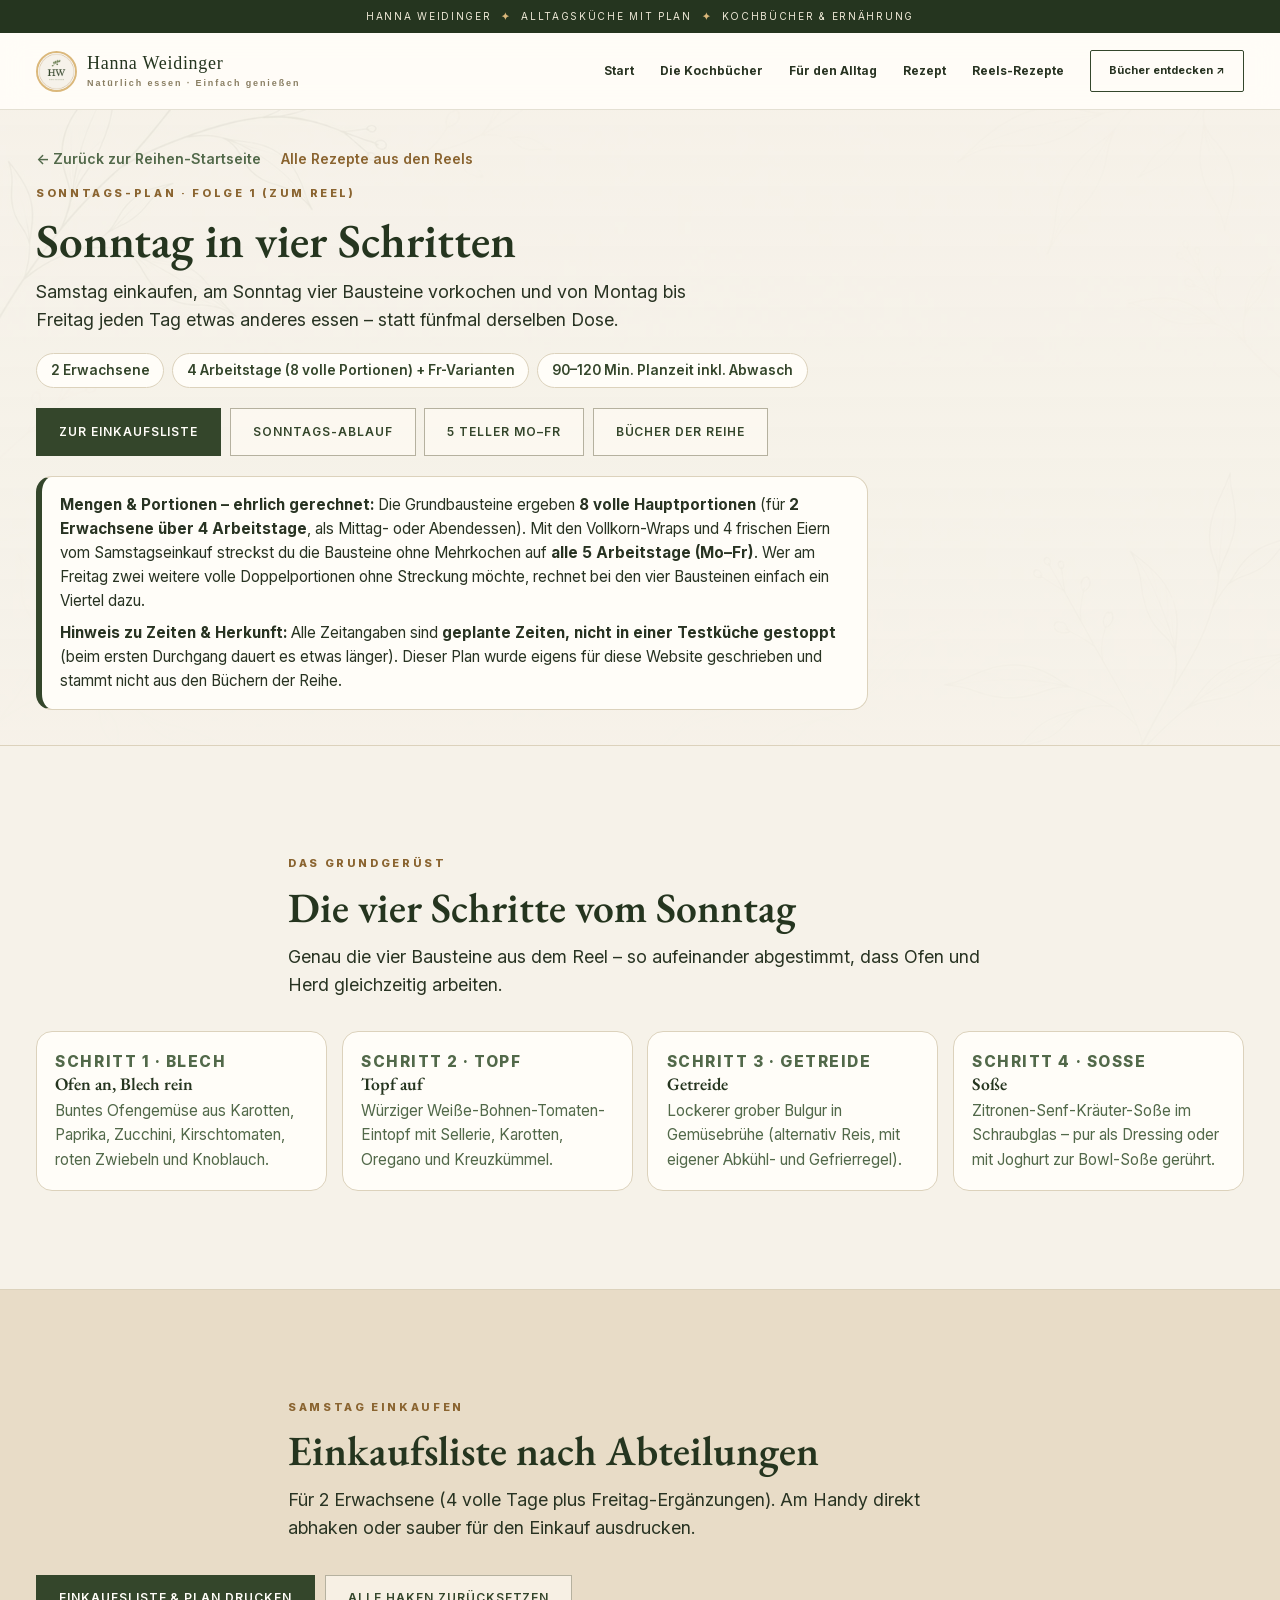
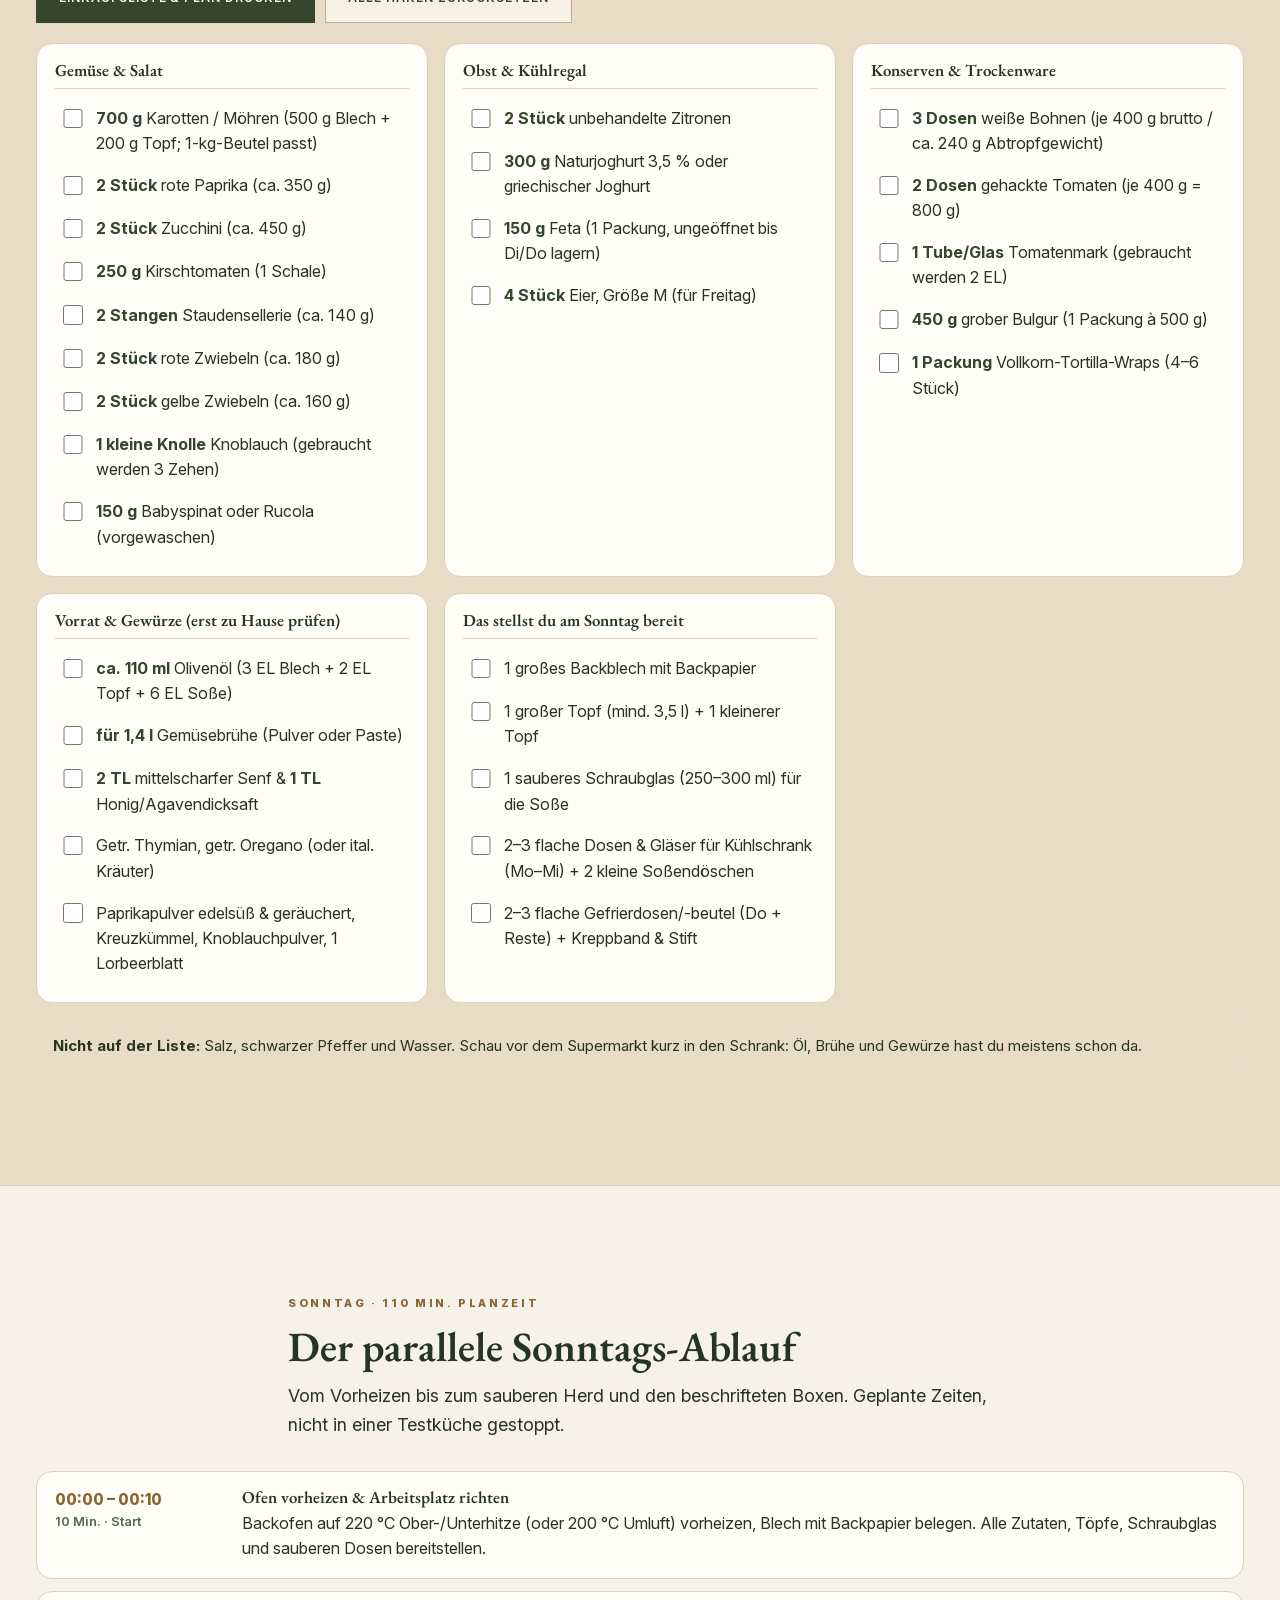
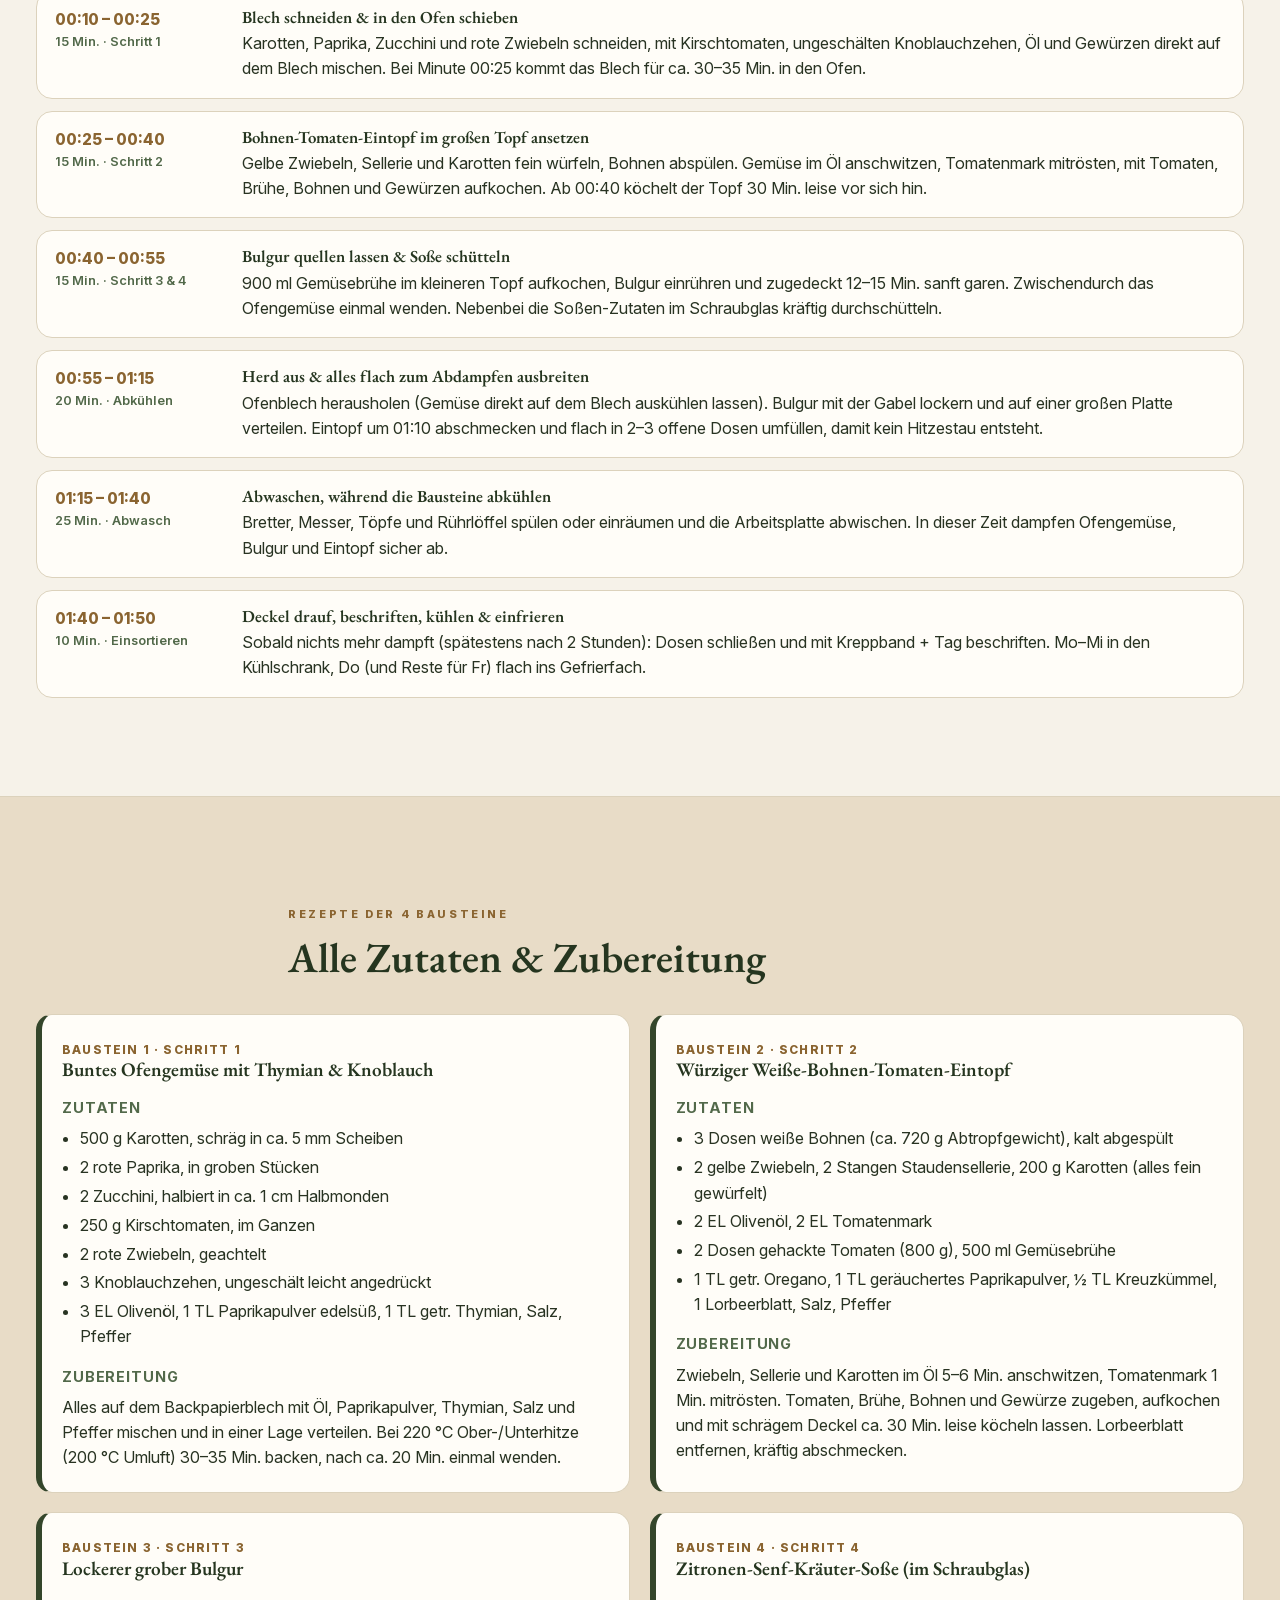
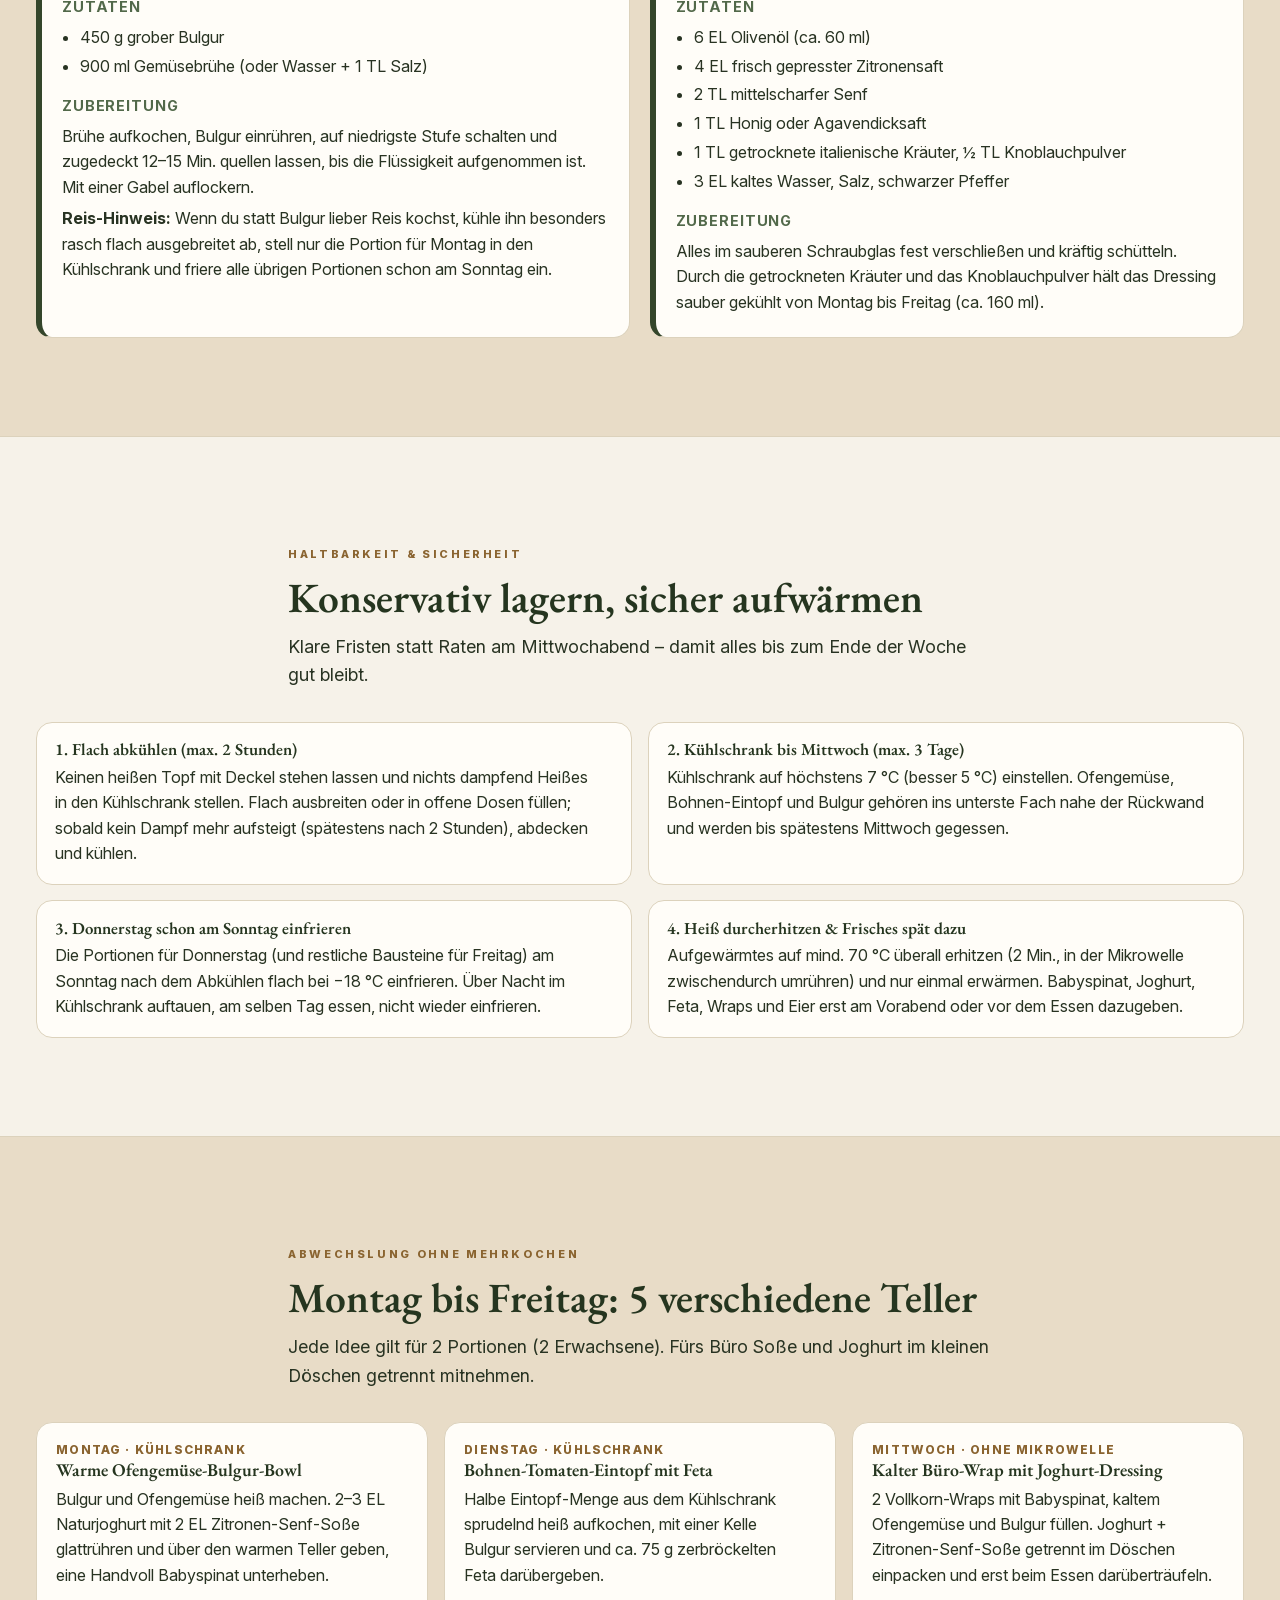
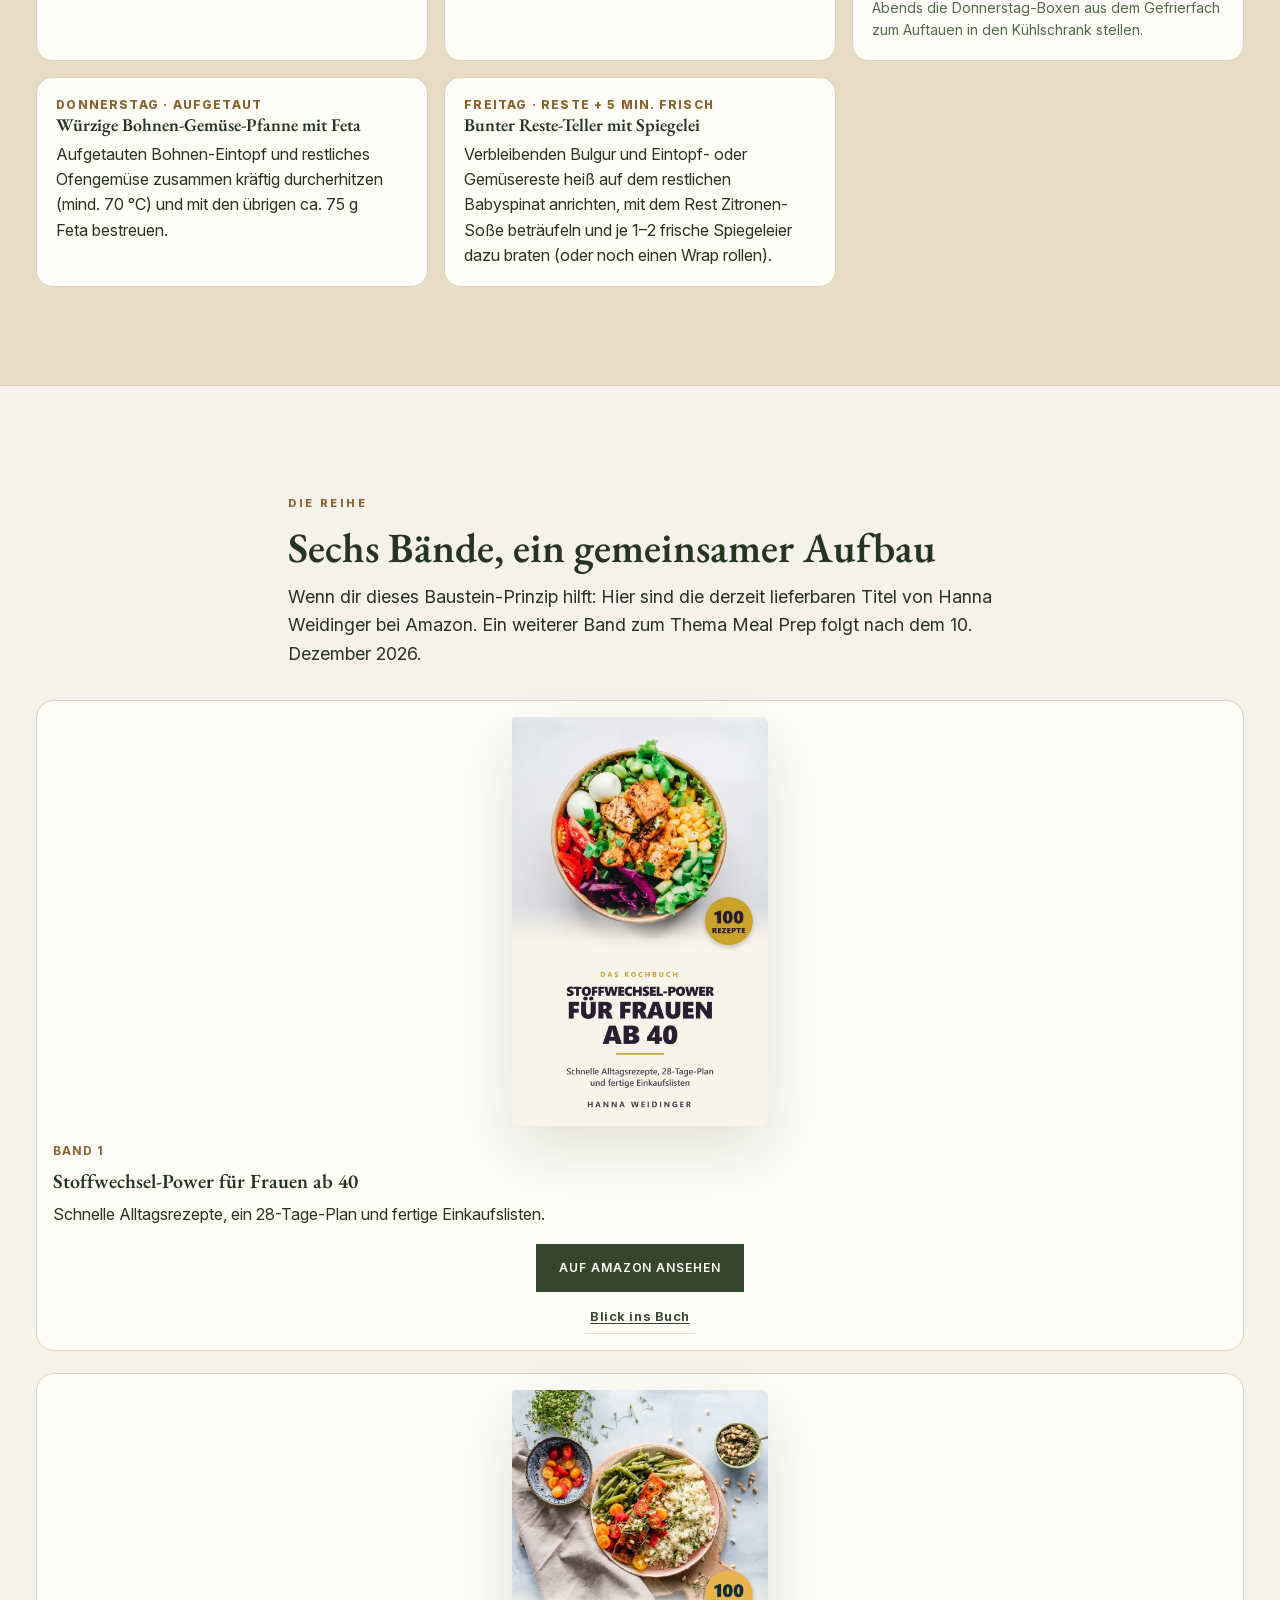
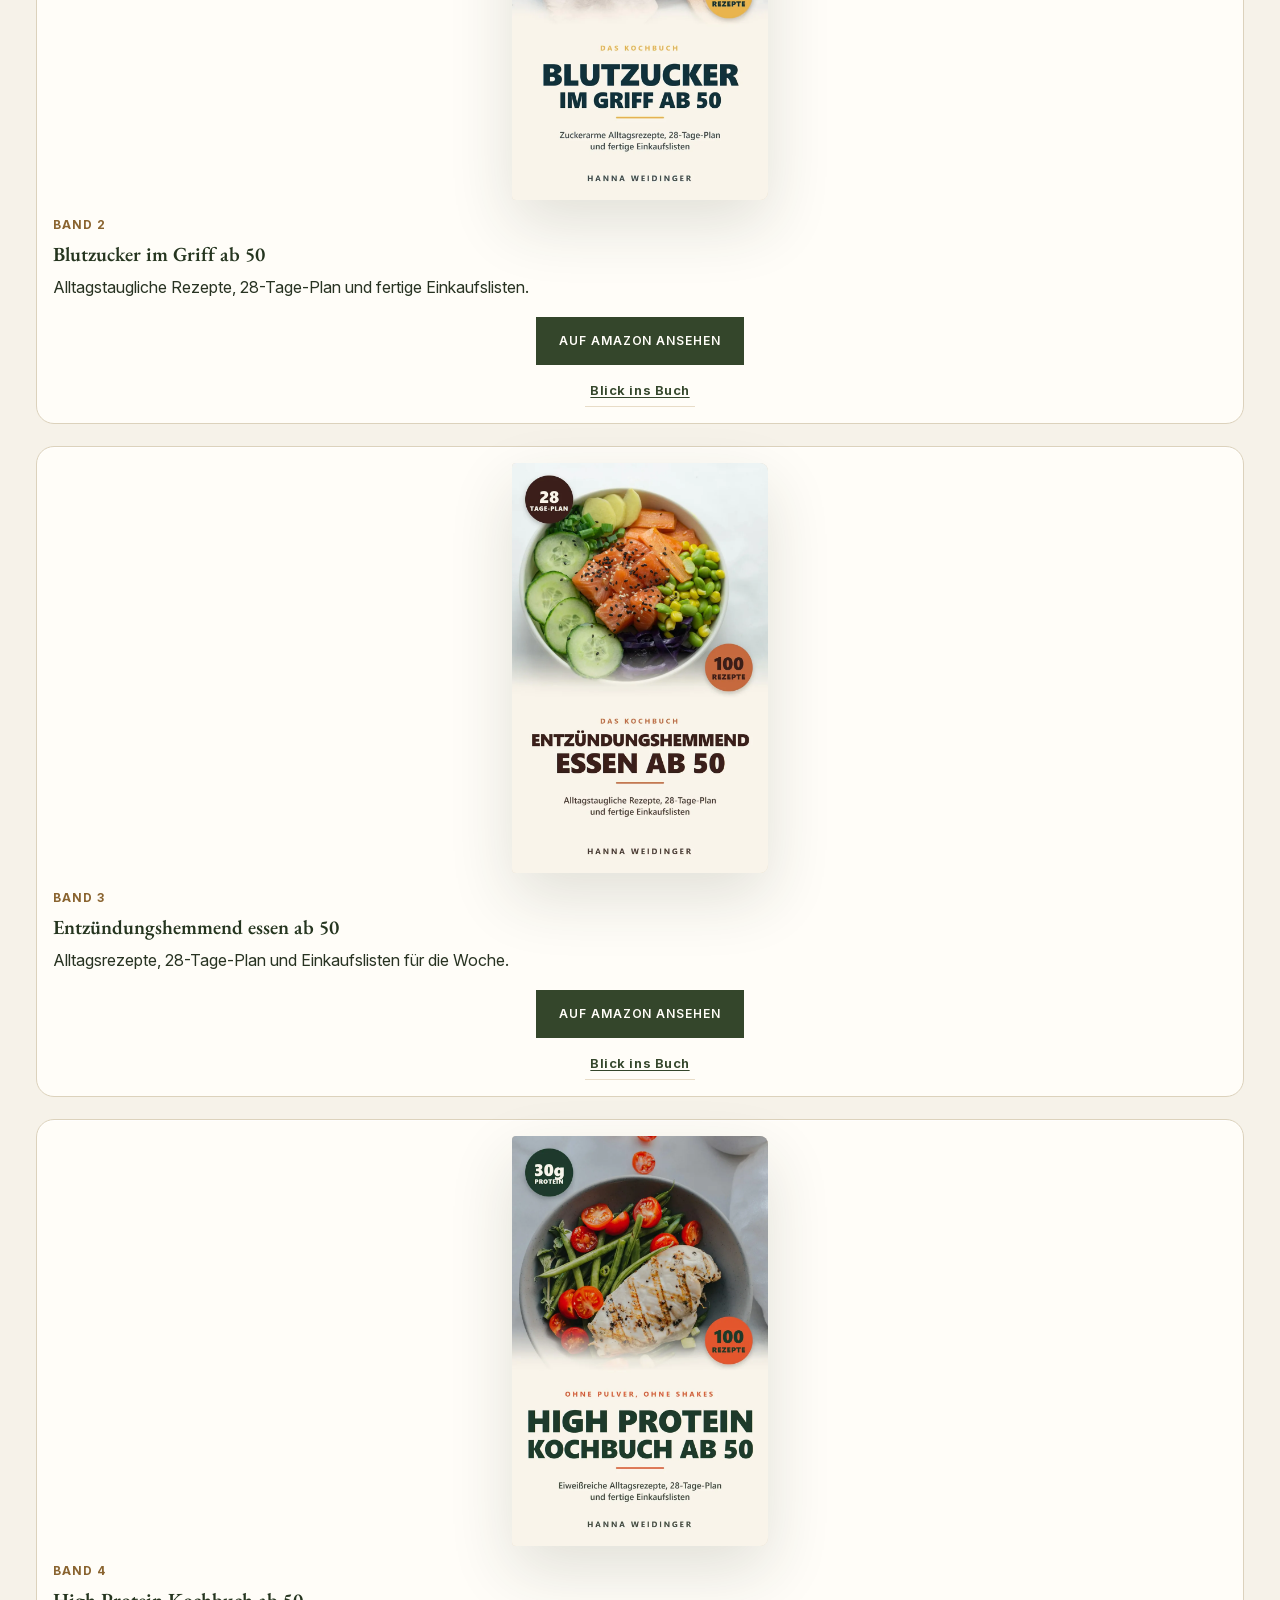
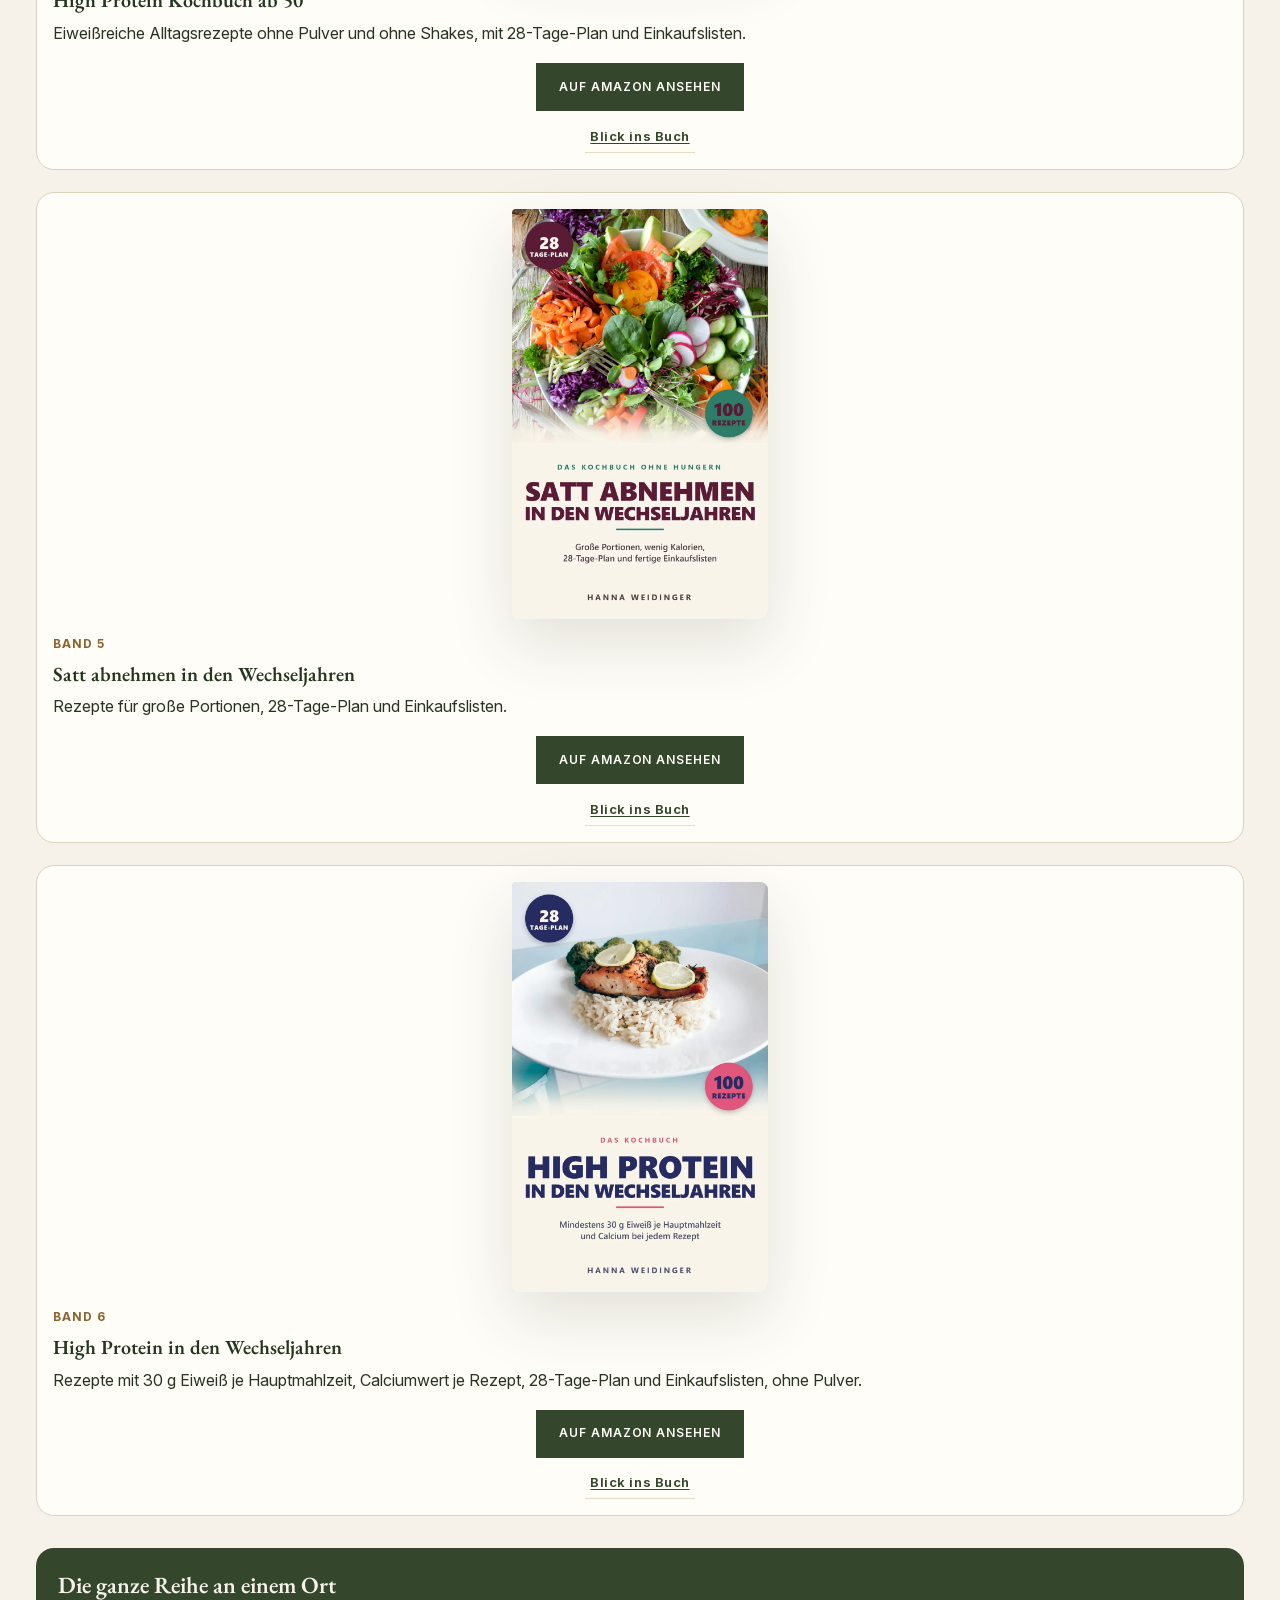
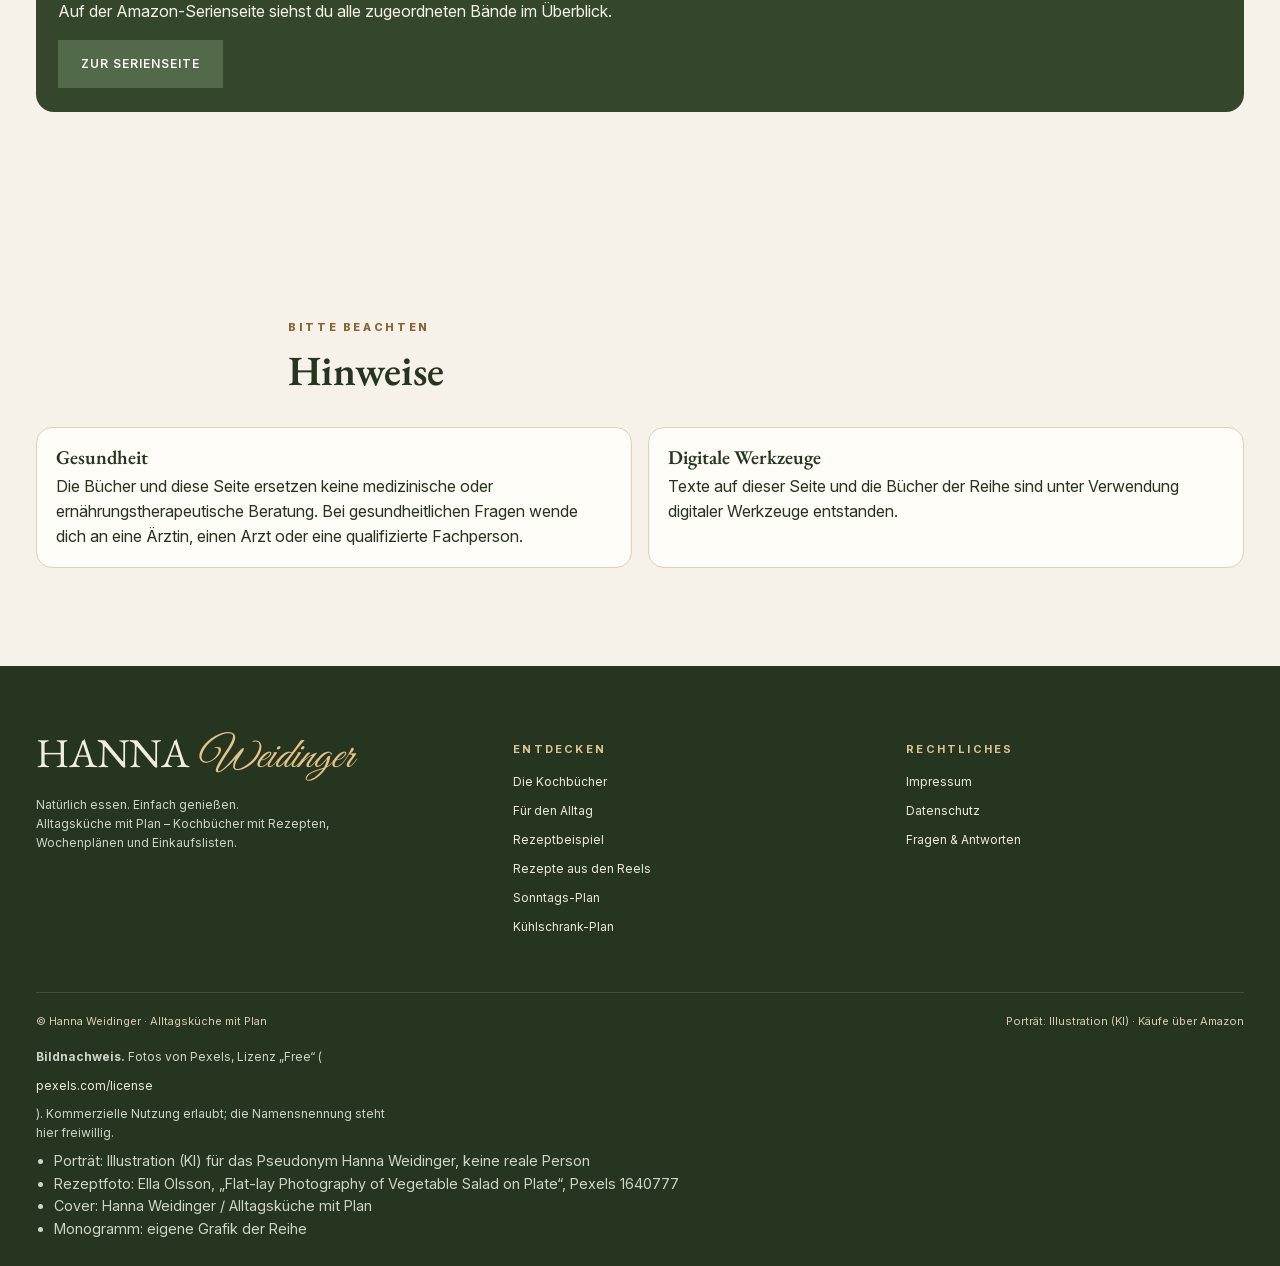
<file: plan/sonntag-vier-schritte/index.html>
<!DOCTYPE html>
<html lang="de-AT">
<head>
  <meta charset="utf-8">
  <meta name="viewport" content="width=device-width, initial-scale=1">
  <title>Sonntag in vier Schritten – Sonntags-Plan | Alltagsküche mit Plan</title>
  <meta name="description" content="Der konkrete Nachkoch-Plan zum Reel „Sonntag in vier Schritten“ von Hanna Weidinger: Einkaufsliste nach Abteilungen, Ablauf für 90–120 Min., Lagerung und 5 Teller für Mo–Fr.">
  <meta name="robots" content="index, follow">
  <link rel="icon" href="../../assets/img/favicon.png" type="image/png">
  <link rel="stylesheet" href="../../assets/css/style.css">
</head>
<body class="subpage subpage-plan">
    <a class="skip sr-only" href="#inhalt">Zum Inhalt springen</a>
  <div class="topnote">HANNA WEIDINGER <b>✦</b> ALLTAGSKÜCHE MIT PLAN <b>✦</b> KOCHBÜCHER &amp; ERNÄHRUNG</div>
  <header class="header">
    <nav class="container nav" aria-label="Hauptnavigation">
      <a class="nav-logo" href="../../index.html" data-keep-src>
        <img class="round-mark" src="../../assets/img/marke/logo-monogramm.png" width="160" height="160" alt="">
        <span class="logotext">Hanna Weidinger<small>Natürlich essen · Einfach genießen</small></span>
      </a>
      <button id="menu-btn" class="menu-btn" type="button" aria-label="Menü öffnen" aria-expanded="false" aria-controls="nav-links">☰</button>
      <div class="links" id="nav-links">
        <a href="../../index.html" data-keep-src>Start</a>
        <a href="../../index.html#buecher" data-keep-src>Die Kochbücher</a>
        <a href="../../index.html#fuer-wen" data-keep-src>Für den Alltag</a>
        <a href="../../index.html#rezept" data-keep-src>Rezept</a>
        <a href="../../reels/" data-keep-src>Reels-Rezepte</a>
        <a class="nav-cta" href="../../index.html#buecher" data-keep-src>Bücher entdecken ↗</a>
      </div>
    </nav>
  </header>


  <main id="inhalt">
    <section class="plan-hero" aria-labelledby="plan-title">
      <div class="wrap">
        <div class="plan-top-links">
          <a class="plan-breadcrumb" href="../../index.html" data-keep-src>&larr; Zurück zur Reihen-Startseite</a>
          <a class="plan-reels-link" href="../../reels/" data-keep-src>Alle Rezepte aus den Reels</a>
        </div>
        <p class="eyebrow">Sonntags-Plan · Folge 1 (zum Reel)</p>
        <h1 id="plan-title">Sonntag in vier Schritten</h1>
        <p class="lede">Samstag einkaufen, am Sonntag vier Bausteine vorkochen und von Montag bis Freitag jeden Tag etwas anderes essen – statt fünfmal derselben Dose.</p>

        <div class="plan-meta">
          <span class="plan-pill">2 Erwachsene</span>
          <span class="plan-pill">4 Arbeitstage (8 volle Portionen) + Fr-Varianten</span>
          <span class="plan-pill">90–120 Min. Planzeit inkl. Abwasch</span>
        </div>

        <div class="plan-jump">
          <a class="btn btn-primary" href="#einkaufsliste">Zur Einkaufsliste</a>
          <a class="btn btn-line" href="#ablauf">Sonntags-Ablauf</a>
          <a class="btn btn-line" href="#mo-fr">5 Teller Mo–Fr</a>
          <a class="btn btn-line" href="#buecher">Bücher der Reihe</a>
        </div>

        <div class="plan-callout">
          <p><strong>Mengen &amp; Portionen – ehrlich gerechnet:</strong> Die Grundbausteine ergeben <strong>8 volle Hauptportionen</strong> (für <strong>2 Erwachsene über 4 Arbeitstage</strong>, als Mittag- oder Abendessen). Mit den Vollkorn-Wraps und 4 frischen Eiern vom Samstagseinkauf streckst du die Bausteine ohne Mehrkochen auf <strong>alle 5 Arbeitstage (Mo–Fr)</strong>. Wer am Freitag zwei weitere volle Doppelportionen ohne Streckung möchte, rechnet bei den vier Bausteinen einfach ein Viertel dazu.</p>
          <p><strong>Hinweis zu Zeiten &amp; Herkunft:</strong> Alle Zeitangaben sind <strong>geplante Zeiten, nicht in einer Testküche gestoppt</strong> (beim ersten Durchgang dauert es etwas länger). Dieser Plan wurde eigens für diese Website geschrieben und stammt nicht aus den Büchern der Reihe.</p>
        </div>
      </div>
    </section>

    <section class="section" aria-labelledby="schritte-title">
      <div class="wrap">
        <div class="section-head">
          <p class="eyebrow">Das Grundgerüst</p>
          <h2 id="schritte-title">Die vier Schritte vom Sonntag</h2>
          <p class="lede">Genau die vier Bausteine aus dem Reel – so aufeinander abgestimmt, dass Ofen und Herd gleichzeitig arbeiten.</p>
        </div>
        <div class="steps-grid">
          <article class="step-card">
            <p class="step-num">Schritt 1 · Blech</p>
            <h3>Ofen an, Blech rein</h3>
            <p>Buntes Ofengemüse aus Karotten, Paprika, Zucchini, Kirschtomaten, roten Zwiebeln und Knoblauch.</p>
          </article>
          <article class="step-card">
            <p class="step-num">Schritt 2 · Topf</p>
            <h3>Topf auf</h3>
            <p>Würziger Weiße-Bohnen-Tomaten-Eintopf mit Sellerie, Karotten, Oregano und Kreuzkümmel.</p>
          </article>
          <article class="step-card">
            <p class="step-num">Schritt 3 · Getreide</p>
            <h3>Getreide</h3>
            <p>Lockerer grober Bulgur in Gemüsebrühe (alternativ Reis, mit eigener Abkühl- und Gefrierregel).</p>
          </article>
          <article class="step-card">
            <p class="step-num">Schritt 4 · Soße</p>
            <h3>Soße</h3>
            <p>Zitronen-Senf-Kräuter-Soße im Schraubglas – pur als Dressing oder mit Joghurt zur Bowl-Soße gerührt.</p>
          </article>
        </div>
      </div>
    </section>

    <section class="section section-alt" id="einkaufsliste" aria-labelledby="einkauf-title">
      <div class="wrap">
        <div class="section-head">
          <p class="eyebrow">Samstag einkaufen</p>
          <h2 id="einkauf-title">Einkaufsliste nach Abteilungen</h2>
          <p class="lede">Für 2 Erwachsene (4 volle Tage plus Freitag-Ergänzungen). Am Handy direkt abhaken oder sauber für den Einkauf ausdrucken.</p>
        </div>

        <div class="shop-toolbar">
          <button type="button" class="btn btn-petrol" data-print-plan>Einkaufsliste &amp; Plan drucken</button>
          <button type="button" class="btn btn-line" data-reset-checks>Alle Haken zurücksetzen</button>
        </div>

        <div class="shop-grid">
          <div class="shop-group">
            <h3>Gemüse &amp; Salat</h3>
            <ul class="shop-list">
              <li class="shop-check"><label><input type="checkbox"><span><span class="shop-qty">700 g</span> Karotten / Möhren (500 g Blech + 200 g Topf; 1-kg-Beutel passt)</span></label></li>
              <li class="shop-check"><label><input type="checkbox"><span><span class="shop-qty">2 Stück</span> rote Paprika (ca. 350 g)</span></label></li>
              <li class="shop-check"><label><input type="checkbox"><span><span class="shop-qty">2 Stück</span> Zucchini (ca. 450 g)</span></label></li>
              <li class="shop-check"><label><input type="checkbox"><span><span class="shop-qty">250 g</span> Kirschtomaten (1 Schale)</span></label></li>
              <li class="shop-check"><label><input type="checkbox"><span><span class="shop-qty">2 Stangen</span> Staudensellerie (ca. 140 g)</span></label></li>
              <li class="shop-check"><label><input type="checkbox"><span><span class="shop-qty">2 Stück</span> rote Zwiebeln (ca. 180 g)</span></label></li>
              <li class="shop-check"><label><input type="checkbox"><span><span class="shop-qty">2 Stück</span> gelbe Zwiebeln (ca. 160 g)</span></label></li>
              <li class="shop-check"><label><input type="checkbox"><span><span class="shop-qty">1 kleine Knolle</span> Knoblauch (gebraucht werden 3 Zehen)</span></label></li>
              <li class="shop-check"><label><input type="checkbox"><span><span class="shop-qty">150 g</span> Babyspinat oder Rucola (vorgewaschen)</span></label></li>
            </ul>
          </div>

          <div class="shop-group">
            <h3>Obst &amp; Kühlregal</h3>
            <ul class="shop-list">
              <li class="shop-check"><label><input type="checkbox"><span><span class="shop-qty">2 Stück</span> unbehandelte Zitronen</span></label></li>
              <li class="shop-check"><label><input type="checkbox"><span><span class="shop-qty">300 g</span> Naturjoghurt 3,5 % oder griechischer Joghurt</span></label></li>
              <li class="shop-check"><label><input type="checkbox"><span><span class="shop-qty">150 g</span> Feta (1 Packung, ungeöffnet bis Di/Do lagern)</span></label></li>
              <li class="shop-check"><label><input type="checkbox"><span><span class="shop-qty">4 Stück</span> Eier, Größe M (für Freitag)</span></label></li>
            </ul>
          </div>

          <div class="shop-group">
            <h3>Konserven &amp; Trockenware</h3>
            <ul class="shop-list">
              <li class="shop-check"><label><input type="checkbox"><span><span class="shop-qty">3 Dosen</span> weiße Bohnen (je 400 g brutto / ca. 240 g Abtropfgewicht)</span></label></li>
              <li class="shop-check"><label><input type="checkbox"><span><span class="shop-qty">2 Dosen</span> gehackte Tomaten (je 400 g = 800 g)</span></label></li>
              <li class="shop-check"><label><input type="checkbox"><span><span class="shop-qty">1 Tube/Glas</span> Tomatenmark (gebraucht werden 2 EL)</span></label></li>
              <li class="shop-check"><label><input type="checkbox"><span><span class="shop-qty">450 g</span> grober Bulgur (1 Packung à 500 g)</span></label></li>
              <li class="shop-check"><label><input type="checkbox"><span><span class="shop-qty">1 Packung</span> Vollkorn-Tortilla-Wraps (4–6 Stück)</span></label></li>
            </ul>
          </div>

          <div class="shop-group">
            <h3>Vorrat &amp; Gewürze (erst zu Hause prüfen)</h3>
            <ul class="shop-list">
              <li class="shop-check"><label><input type="checkbox"><span><span class="shop-qty">ca. 110 ml</span> Olivenöl (3 EL Blech + 2 EL Topf + 6 EL Soße)</span></label></li>
              <li class="shop-check"><label><input type="checkbox"><span><span class="shop-qty">für 1,4 l</span> Gemüsebrühe (Pulver oder Paste)</span></label></li>
              <li class="shop-check"><label><input type="checkbox"><span><span class="shop-qty">2 TL</span> mittelscharfer Senf &amp; <span class="shop-qty">1 TL</span> Honig/Agavendicksaft</span></label></li>
              <li class="shop-check"><label><input type="checkbox"><span>Getr. Thymian, getr. Oregano (oder ital. Kräuter)</span></label></li>
              <li class="shop-check"><label><input type="checkbox"><span>Paprikapulver edelsüß &amp; geräuchert, Kreuzkümmel, Knoblauchpulver, 1 Lorbeerblatt</span></label></li>
            </ul>
          </div>

          <div class="shop-group">
            <h3>Das stellst du am Sonntag bereit</h3>
            <ul class="shop-list">
              <li class="shop-check"><label><input type="checkbox"><span>1 großes Backblech mit Backpapier</span></label></li>
              <li class="shop-check"><label><input type="checkbox"><span>1 großer Topf (mind. 3,5 l) + 1 kleinerer Topf</span></label></li>
              <li class="shop-check"><label><input type="checkbox"><span>1 sauberes Schraubglas (250–300 ml) für die Soße</span></label></li>
              <li class="shop-check"><label><input type="checkbox"><span>2–3 flache Dosen &amp; Gläser für Kühlschrank (Mo–Mi) + 2 kleine Soßendöschen</span></label></li>
              <li class="shop-check"><label><input type="checkbox"><span>2–3 flache Gefrierdosen/-beutel (Do + Reste) + Kreppband &amp; Stift</span></label></li>
            </ul>
          </div>
        </div>

        <p class="shop-note"><strong>Nicht auf der Liste:</strong> Salz, schwarzer Pfeffer und Wasser. Schau vor dem Supermarkt kurz in den Schrank: Öl, Brühe und Gewürze hast du meistens schon da.</p>
      </div>
    </section>

    <section class="section" id="ablauf" aria-labelledby="ablauf-title">
      <div class="wrap">
        <div class="section-head">
          <p class="eyebrow">Sonntag · 110 Min. Planzeit</p>
          <h2 id="ablauf-title">Der parallele Sonntags-Ablauf</h2>
          <p class="lede">Vom Vorheizen bis zum sauberen Herd und den beschrifteten Boxen. Geplante Zeiten, nicht in einer Testküche gestoppt.</p>
        </div>

        <div class="timeline">
          <div class="tl-row">
            <div class="tl-time">00:00 – 00:10<span class="tl-dur">10 Min. · Start</span></div>
            <div class="tl-body">
              <h3>Ofen vorheizen &amp; Arbeitsplatz richten</h3>
              <p>Backofen auf 220 °C Ober-/Unterhitze (oder 200 °C Umluft) vorheizen, Blech mit Backpapier belegen. Alle Zutaten, Töpfe, Schraubglas und sauberen Dosen bereitstellen.</p>
            </div>
          </div>
          <div class="tl-row">
            <div class="tl-time">00:10 – 00:25<span class="tl-dur">15 Min. · Schritt 1</span></div>
            <div class="tl-body">
              <h3>Blech schneiden &amp; in den Ofen schieben</h3>
              <p>Karotten, Paprika, Zucchini und rote Zwiebeln schneiden, mit Kirschtomaten, ungeschälten Knoblauchzehen, Öl und Gewürzen direkt auf dem Blech mischen. Bei Minute 00:25 kommt das Blech für ca. 30–35 Min. in den Ofen.</p>
            </div>
          </div>
          <div class="tl-row">
            <div class="tl-time">00:25 – 00:40<span class="tl-dur">15 Min. · Schritt 2</span></div>
            <div class="tl-body">
              <h3>Bohnen-Tomaten-Eintopf im großen Topf ansetzen</h3>
              <p>Gelbe Zwiebeln, Sellerie und Karotten fein würfeln, Bohnen abspülen. Gemüse im Öl anschwitzen, Tomatenmark mitrösten, mit Tomaten, Brühe, Bohnen und Gewürzen aufkochen. Ab 00:40 köchelt der Topf 30 Min. leise vor sich hin.</p>
            </div>
          </div>
          <div class="tl-row">
            <div class="tl-time">00:40 – 00:55<span class="tl-dur">15 Min. · Schritt 3 &amp; 4</span></div>
            <div class="tl-body">
              <h3>Bulgur quellen lassen &amp; Soße schütteln</h3>
              <p>900 ml Gemüsebrühe im kleineren Topf aufkochen, Bulgur einrühren und zugedeckt 12–15 Min. sanft garen. Zwischendurch das Ofengemüse einmal wenden. Nebenbei die Soßen-Zutaten im Schraubglas kräftig durchschütteln.</p>
            </div>
          </div>
          <div class="tl-row">
            <div class="tl-time">00:55 – 01:15<span class="tl-dur">20 Min. · Abkühlen</span></div>
            <div class="tl-body">
              <h3>Herd aus &amp; alles flach zum Abdampfen ausbreiten</h3>
              <p>Ofenblech herausholen (Gemüse direkt auf dem Blech auskühlen lassen). Bulgur mit der Gabel lockern und auf einer großen Platte verteilen. Eintopf um 01:10 abschmecken und flach in 2–3 offene Dosen umfüllen, damit kein Hitzestau entsteht.</p>
            </div>
          </div>
          <div class="tl-row">
            <div class="tl-time">01:15 – 01:40<span class="tl-dur">25 Min. · Abwasch</span></div>
            <div class="tl-body">
              <h3>Abwaschen, während die Bausteine abkühlen</h3>
              <p>Bretter, Messer, Töpfe und Rührlöffel spülen oder einräumen und die Arbeitsplatte abwischen. In dieser Zeit dampfen Ofengemüse, Bulgur und Eintopf sicher ab.</p>
            </div>
          </div>
          <div class="tl-row">
            <div class="tl-time">01:40 – 01:50<span class="tl-dur">10 Min. · Einsortieren</span></div>
            <div class="tl-body">
              <h3>Deckel drauf, beschriften, kühlen &amp; einfrieren</h3>
              <p>Sobald nichts mehr dampft (spätestens nach 2 Stunden): Dosen schließen und mit Kreppband + Tag beschriften. Mo–Mi in den Kühlschrank, Do (und Reste für Fr) flach ins Gefrierfach.</p>
            </div>
          </div>
        </div>
      </div>
    </section>

    <section class="section section-alt" id="bausteine" aria-labelledby="bausteine-title">
      <div class="wrap">
        <div class="section-head">
          <p class="eyebrow">Rezepte der 4 Bausteine</p>
          <h2 id="bausteine-title">Alle Zutaten &amp; Zubereitung</h2>
        </div>
        <div class="baustein-grid">
          <article class="baustein-card">
            <p class="step-num">Baustein 1 · Schritt 1</p>
            <h3>Buntes Ofengemüse mit Thymian &amp; Knoblauch</h3>
            <h4>Zutaten</h4>
            <ul>
              <li>500 g Karotten, schräg in ca. 5 mm Scheiben</li>
              <li>2 rote Paprika, in groben Stücken</li>
              <li>2 Zucchini, halbiert in ca. 1 cm Halbmonden</li>
              <li>250 g Kirschtomaten, im Ganzen</li>
              <li>2 rote Zwiebeln, geachtelt</li>
              <li>3 Knoblauchzehen, ungeschält leicht angedrückt</li>
              <li>3 EL Olivenöl, 1 TL Paprikapulver edelsüß, 1 TL getr. Thymian, Salz, Pfeffer</li>
            </ul>
            <h4>Zubereitung</h4>
            <p>Alles auf dem Backpapierblech mit Öl, Paprikapulver, Thymian, Salz und Pfeffer mischen und in einer Lage verteilen. Bei 220 °C Ober-/Unterhitze (200 °C Umluft) 30–35 Min. backen, nach ca. 20 Min. einmal wenden.</p>
          </article>

          <article class="baustein-card">
            <p class="step-num">Baustein 2 · Schritt 2</p>
            <h3>Würziger Weiße-Bohnen-Tomaten-Eintopf</h3>
            <h4>Zutaten</h4>
            <ul>
              <li>3 Dosen weiße Bohnen (ca. 720 g Abtropfgewicht), kalt abgespült</li>
              <li>2 gelbe Zwiebeln, 2 Stangen Staudensellerie, 200 g Karotten (alles fein gewürfelt)</li>
              <li>2 EL Olivenöl, 2 EL Tomatenmark</li>
              <li>2 Dosen gehackte Tomaten (800 g), 500 ml Gemüsebrühe</li>
              <li>1 TL getr. Oregano, 1 TL geräuchertes Paprikapulver, ½ TL Kreuzkümmel, 1 Lorbeerblatt, Salz, Pfeffer</li>
            </ul>
            <h4>Zubereitung</h4>
            <p>Zwiebeln, Sellerie und Karotten im Öl 5–6 Min. anschwitzen, Tomatenmark 1 Min. mitrösten. Tomaten, Brühe, Bohnen und Gewürze zugeben, aufkochen und mit schrägem Deckel ca. 30 Min. leise köcheln lassen. Lorbeerblatt entfernen, kräftig abschmecken.</p>
          </article>

          <article class="baustein-card">
            <p class="step-num">Baustein 3 · Schritt 3</p>
            <h3>Lockerer grober Bulgur</h3>
            <h4>Zutaten</h4>
            <ul>
              <li>450 g grober Bulgur</li>
              <li>900 ml Gemüsebrühe (oder Wasser + 1 TL Salz)</li>
            </ul>
            <h4>Zubereitung</h4>
            <p>Brühe aufkochen, Bulgur einrühren, auf niedrigste Stufe schalten und zugedeckt 12–15 Min. quellen lassen, bis die Flüssigkeit aufgenommen ist. Mit einer Gabel auflockern.</p>
            <p><strong>Reis-Hinweis:</strong> Wenn du statt Bulgur lieber Reis kochst, kühle ihn besonders rasch flach ausgebreitet ab, stell nur die Portion für Montag in den Kühlschrank und friere alle übrigen Portionen schon am Sonntag ein.</p>
          </article>

          <article class="baustein-card">
            <p class="step-num">Baustein 4 · Schritt 4</p>
            <h3>Zitronen-Senf-Kräuter-Soße (im Schraubglas)</h3>
            <h4>Zutaten</h4>
            <ul>
              <li>6 EL Olivenöl (ca. 60 ml)</li>
              <li>4 EL frisch gepresster Zitronensaft</li>
              <li>2 TL mittelscharfer Senf</li>
              <li>1 TL Honig oder Agavendicksaft</li>
              <li>1 TL getrocknete italienische Kräuter, ½ TL Knoblauchpulver</li>
              <li>3 EL kaltes Wasser, Salz, schwarzer Pfeffer</li>
            </ul>
            <h4>Zubereitung</h4>
            <p>Alles im sauberen Schraubglas fest verschließen und kräftig schütteln. Durch die getrockneten Kräuter und das Knoblauchpulver hält das Dressing sauber gekühlt von Montag bis Freitag (ca. 160 ml).</p>
          </article>
        </div>
      </div>
    </section>

    <section class="section" id="lagerung" aria-labelledby="lagerung-title">
      <div class="wrap">
        <div class="section-head">
          <p class="eyebrow">Haltbarkeit &amp; Sicherheit</p>
          <h2 id="lagerung-title">Konservativ lagern, sicher aufwärmen</h2>
          <p class="lede">Klare Fristen statt Raten am Mittwochabend – damit alles bis zum Ende der Woche gut bleibt.</p>
        </div>
        <div class="storage-grid">
          <div class="storage-card">
            <h3>1. Flach abkühlen (max. 2 Stunden)</h3>
            <p>Keinen heißen Topf mit Deckel stehen lassen und nichts dampfend Heißes in den Kühlschrank stellen. Flach ausbreiten oder in offene Dosen füllen; sobald kein Dampf mehr aufsteigt (spätestens nach 2 Stunden), abdecken und kühlen.</p>
          </div>
          <div class="storage-card">
            <h3>2. Kühlschrank bis Mittwoch (max. 3 Tage)</h3>
            <p>Kühlschrank auf höchstens 7 °C (besser 5 °C) einstellen. Ofengemüse, Bohnen-Eintopf und Bulgur gehören ins unterste Fach nahe der Rückwand und werden bis spätestens Mittwoch gegessen.</p>
          </div>
          <div class="storage-card">
            <h3>3. Donnerstag schon am Sonntag einfrieren</h3>
            <p>Die Portionen für Donnerstag (und restliche Bausteine für Freitag) am Sonntag nach dem Abkühlen flach bei −18 °C einfrieren. Über Nacht im Kühlschrank auftauen, am selben Tag essen, nicht wieder einfrieren.</p>
          </div>
          <div class="storage-card">
            <h3>4. Heiß durcherhitzen &amp; Frisches spät dazu</h3>
            <p>Aufgewärmtes auf mind. 70 °C überall erhitzen (2 Min., in der Mikrowelle zwischendurch umrühren) und nur einmal erwärmen. Babyspinat, Joghurt, Feta, Wraps und Eier erst am Vorabend oder vor dem Essen dazugeben.</p>
          </div>
        </div>
      </div>
    </section>

    <section class="section section-alt" id="mo-fr" aria-labelledby="mofr-title">
      <div class="wrap">
        <div class="section-head">
          <p class="eyebrow">Abwechslung ohne Mehrkochen</p>
          <h2 id="mofr-title">Montag bis Freitag: 5 verschiedene Teller</h2>
          <p class="lede">Jede Idee gilt für 2 Portionen (2 Erwachsene). Fürs Büro Soße und Joghurt im kleinen Döschen getrennt mitnehmen.</p>
        </div>
        <div class="week-grid">
          <article class="day-card">
            <p class="day-tag">Montag · Kühlschrank</p>
            <h3>Warme Ofengemüse-Bulgur-Bowl</h3>
            <p>Bulgur und Ofengemüse heiß machen. 2–3 EL Naturjoghurt mit 2 EL Zitronen-Senf-Soße glattrühren und über den warmen Teller geben, eine Handvoll Babyspinat unterheben.</p>
          </article>
          <article class="day-card">
            <p class="day-tag">Dienstag · Kühlschrank</p>
            <h3>Bohnen-Tomaten-Eintopf mit Feta</h3>
            <p>Halbe Eintopf-Menge aus dem Kühlschrank sprudelnd heiß aufkochen, mit einer Kelle Bulgur servieren und ca. 75 g zerbröckelten Feta darübergeben.</p>
          </article>
          <article class="day-card">
            <p class="day-tag">Mittwoch · Ohne Mikrowelle</p>
            <h3>Kalter Büro-Wrap mit Joghurt-Dressing</h3>
            <p>2 Vollkorn-Wraps mit Babyspinat, kaltem Ofengemüse und Bulgur füllen. Joghurt + Zitronen-Senf-Soße getrennt im Döschen einpacken und erst beim Essen darüberträufeln.</p>
            <p class="day-note">Abends die Donnerstag-Boxen aus dem Gefrierfach zum Auftauen in den Kühlschrank stellen.</p>
          </article>
          <article class="day-card">
            <p class="day-tag">Donnerstag · Aufgetaut</p>
            <h3>Würzige Bohnen-Gemüse-Pfanne mit Feta</h3>
            <p>Aufgetauten Bohnen-Eintopf und restliches Ofengemüse zusammen kräftig durcherhitzen (mind. 70 °C) und mit den übrigen ca. 75 g Feta bestreuen.</p>
          </article>
          <article class="day-card">
            <p class="day-tag">Freitag · Reste + 5 Min. frisch</p>
            <h3>Bunter Reste-Teller mit Spiegelei</h3>
            <p>Verbleibenden Bulgur und Eintopf- oder Gemüsereste heiß auf dem restlichen Babyspinat anrichten, mit dem Rest Zitronen-Soße beträufeln und je 1–2 frische Spiegeleier dazu braten (oder noch einen Wrap rollen).</p>
          </article>
        </div>
      </div>
    </section>

    <section class="section" id="buecher" aria-labelledby="buecher-title">
      <div class="wrap">
        <div class="section-head">
          <p class="eyebrow">Die Reihe</p>
          <h2 id="buecher-title"><span class="only-before-band7">Sechs Bände, ein gemeinsamer Aufbau</span><span class="only-after-band7">Sieben Bände, ein gemeinsamer Aufbau</span></h2>
          <p class="lede">Wenn dir dieses Baustein-Prinzip hilft: Hier sind die derzeit lieferbaren Titel von Hanna Weidinger bei Amazon. <span class="only-before-band7">Ein weiterer Band zum Thema Meal Prep folgt nach dem 10. Dezember 2026.</span></p>
        </div>
        <div class="book-grid">

          <article class="book">
            <div class="cover-wrap">
              <picture>
                <source type="image/webp" srcset="../../assets/img/covers/B0H8K92LJ7.webp">
                <img src="../../assets/img/covers/B0H8K92LJ7.jpg" width="900" height="1440" alt="Cover: Stoffwechsel-Power für Frauen ab 40 – eine bunte Schüssel mit Lachs und Gemüse." loading="lazy" decoding="async">
              </picture>
            </div>
            <div class="book-body">
              <p class="book-kicker">Band 1</p>
              <h3>Stoffwechsel-Power für Frauen ab 40</h3>
              <p>Schnelle Alltagsrezepte, ein 28-Tage-Plan und fertige Einkaufslisten.</p>
              <div class="book-actions">
                <a class="btn btn-petrol" data-amazon="stoffwechsel" href="https://www.amazon.de/dp/B0H8K92LJ7">Auf Amazon ansehen</a>
                <a class="link-look" data-amazon="stoffwechsel" href="https://www.amazon.de/dp/B0H8K92LJ7">Blick ins Buch</a>
              </div>
            </div>
          </article>

          <article class="book">
            <div class="cover-wrap">
              <picture>
                <source type="image/webp" srcset="../../assets/img/covers/B0HGND8NGN.webp">
                <img src="../../assets/img/covers/B0HGND8NGN.jpg" width="900" height="1440" alt="Cover: Blutzucker im Griff ab 50 – eine Schüssel mit Joghurt, Beeren und Samen." loading="lazy" decoding="async">
              </picture>
            </div>
            <div class="book-body">
              <p class="book-kicker">Band 2</p>
              <h3>Blutzucker im Griff ab 50</h3>
              <p>Alltagstaugliche Rezepte, 28-Tage-Plan und fertige Einkaufslisten.</p>
              <div class="book-actions">
                <a class="btn btn-petrol" data-amazon="blutzucker" href="https://www.amazon.de/dp/B0HGND8NGN">Auf Amazon ansehen</a>
                <a class="link-look" data-amazon="blutzucker" href="https://www.amazon.de/dp/B0HGND8NGN">Blick ins Buch</a>
              </div>
            </div>
          </article>

          <article class="book">
            <div class="cover-wrap">
              <picture>
                <source type="image/webp" srcset="../../assets/img/covers/B0HGVFPYQG.webp">
                <img src="../../assets/img/covers/B0HGVFPYQG.jpg" width="900" height="1440" alt="Cover: Entzündungshemmend essen ab 50 – Lachs mit Gurke und Kräutern." loading="lazy" decoding="async">
              </picture>
            </div>
            <div class="book-body">
              <p class="book-kicker">Band 3</p>
              <h3>Entzündungshemmend essen ab 50</h3>
              <p>Alltagsrezepte, 28-Tage-Plan und Einkaufslisten für die Woche.</p>
              <div class="book-actions">
                <a class="btn btn-petrol" data-amazon="entzuendungshemmend" href="https://www.amazon.de/dp/B0HGVFPYQG">Auf Amazon ansehen</a>
                <a class="link-look" data-amazon="entzuendungshemmend" href="https://www.amazon.de/dp/B0HGVFPYQG">Blick ins Buch</a>
              </div>
            </div>
          </article>

          <article class="book">
            <div class="cover-wrap">
              <picture>
                <source type="image/webp" srcset="../../assets/img/covers/B0HJL24Z7N.webp">
                <img src="../../assets/img/covers/B0HJL24Z7N.jpg" width="900" height="1440" alt="Cover: High Protein Kochbuch ab 50 – eine Schüssel mit Hähnchen und buntem Gemüse." loading="lazy" decoding="async">
              </picture>
            </div>
            <div class="book-body">
              <p class="book-kicker">Band 4</p>
              <h3>High Protein Kochbuch ab 50</h3>
              <p>Eiweißreiche Alltagsrezepte ohne Pulver und ohne Shakes, mit 28-Tage-Plan und Einkaufslisten.</p>
              <div class="book-actions">
                <a class="btn btn-petrol" data-amazon="highprotein50" href="https://www.amazon.de/dp/B0HJL24Z7N">Auf Amazon ansehen</a>
                <a class="link-look" data-amazon="highprotein50" href="https://www.amazon.de/dp/B0HJL24Z7N">Blick ins Buch</a>
              </div>
            </div>
          </article>

          <article class="book">
            <div class="cover-wrap">
              <picture>
                <source type="image/webp" srcset="../../assets/img/covers/B0HL6VFT3N.webp">
                <img src="../../assets/img/covers/B0HL6VFT3N.jpg" width="900" height="1440" alt="Cover: Satt abnehmen in den Wechseljahren – eine Schüssel mit buntem Gemüse und Hülsenfrüchten." loading="lazy" decoding="async">
              </picture>
            </div>
            <div class="book-body">
              <p class="book-kicker">Band 5</p>
              <h3>Satt abnehmen in den Wechseljahren</h3>
              <p>Rezepte für große Portionen, 28-Tage-Plan und Einkaufslisten.</p>
              <div class="book-actions">
                <a class="btn btn-petrol" data-amazon="wechseljahre" href="https://www.amazon.de/dp/B0HL6VFT3N">Auf Amazon ansehen</a>
                <a class="link-look" data-amazon="wechseljahre" href="https://www.amazon.de/dp/B0HL6VFT3N">Blick ins Buch</a>
              </div>
            </div>
          </article>

          <article class="book">
            <div class="cover-wrap">
              <picture>
                <source type="image/webp" srcset="../../assets/img/covers/B0HP7FHZK2.webp">
                <img src="../../assets/img/covers/B0HP7FHZK2.jpg" width="900" height="1440" alt="Cover: High Protein in den Wechseljahren – Lachs auf Reis mit Gemüse." loading="lazy" decoding="async">
              </picture>
            </div>
            <div class="book-body">
              <p class="book-kicker">Band 6</p>
              <h3>High Protein in den Wechseljahren</h3>
              <p>Rezepte mit 30&nbsp;g Eiweiß je Hauptmahlzeit, Calciumwert je Rezept, 28-Tage-Plan und Einkaufslisten, ohne Pulver.</p>
              <div class="book-actions">
                <a class="btn btn-petrol" data-amazon="highproteinwj" href="https://www.amazon.de/dp/B0HP7FHZK2">Auf Amazon ansehen</a>
                <a class="link-look" data-amazon="highproteinwj" href="https://www.amazon.de/dp/B0HP7FHZK2">Blick ins Buch</a>
              </div>
            </div>
          </article>

          <!-- Band 7 Meal Prep. Ausgeblendet, bis SHOW_BAND7_MEALPREP in assets/js/amazon-links.js auf true steht (ab/nach 10.12.2026). -->
          <article class="book" data-band="mealprep" hidden>
            <div class="cover-wrap">
              <picture>
                <source type="image/webp" srcset="../../assets/img/covers/B0HRT6TCG7.webp">
                <img src="../../assets/img/covers/B0HRT6TCG7.jpg" width="900" height="1440" alt="Cover: Meal Prep für die Arbeitswoche – vorbereitete Boxen mit Curry, Reis, Avocado und Gemüse." loading="lazy" decoding="async">
              </picture>
            </div>
            <div class="book-body">
              <p class="book-kicker">Band 7</p>
              <h3>Meal Prep für die Arbeitswoche</h3>
              <p>Das Kochbuch mit 8 Wochenplänen und 100 Gerichten: sonntags vorkochen, jeden Tag anders.</p>
              <div class="book-actions">
                <a class="btn btn-petrol" data-amazon="mealprep" href="https://www.amazon.de/dp/B0HRT6TCG7">Auf Amazon ansehen</a>
                <a class="link-look" data-amazon="mealprep" href="https://www.amazon.de/dp/B0HRT6TCG7">Blick ins Buch</a>
              </div>
            </div>
          </article>

        </div>

        <div class="series-cta">
          <div>
            <h2>Die ganze Reihe an einem Ort</h2>
            <p>Auf der Amazon-Serienseite siehst du alle zugeordneten Bände im Überblick.</p>
          </div>
          <a class="btn btn-primary" data-amazon="serie" href="https://www.amazon.de/dp/B0HHGNQ95L">Zur Serienseite</a>
        </div>
      </div>
    </section>

    <section class="section" id="hinweise" aria-labelledby="hinweise-title">
      <div class="wrap">
        <div class="section-head">
          <p class="eyebrow">Bitte beachten</p>
          <h2 id="hinweise-title">Hinweise</h2>
        </div>
        <div class="notes">
          <div class="note">
            <h3>Gesundheit</h3>
            <p>Die Bücher und diese Seite ersetzen keine medizinische oder ernährungstherapeutische Beratung. Bei gesundheitlichen Fragen wende dich an eine Ärztin, einen Arzt oder eine qualifizierte Fachperson.</p>
          </div>
          <div class="note">
            <h3>Digitale Werkzeuge</h3>
            <p>Texte auf dieser Seite und die Bücher der Reihe sind unter Verwendung digitaler Werkzeuge entstanden.</p>
          </div>
        </div>
      </div>
    </section>
  </main>

    <footer class="footer">
    <div class="container">
      <div class="footer-grid">
        <div>
          <div class="footer-logo">HANNA <em>Weidinger</em></div>
          <p>Natürlich essen. Einfach genießen.<br>Alltagsküche mit Plan – Kochbücher mit Rezepten, Wochenplänen und Einkaufslisten.</p>
        </div>
        <div>
          <h4>ENTDECKEN</h4>
          <a href="../../index.html#buecher" data-keep-src>Die Kochbücher</a>
          <a href="../../index.html#fuer-wen" data-keep-src>Für den Alltag</a>
          <a href="../../index.html#rezept" data-keep-src>Rezeptbeispiel</a>
          <a href="../../reels/" data-keep-src>Rezepte aus den Reels</a>
          <a href="../../plan/sonntag-vier-schritte/" data-keep-src>Sonntags-Plan</a>
          <a href="../../plan/kuehlschrank-folge-1/" data-keep-src>Kühlschrank-Plan</a>
        </div>
        <div>
          <h4>RECHTLICHES</h4>
          <a href="../../impressum.html">Impressum</a>
          <a href="../../datenschutz.html">Datenschutz</a>
          <a href="../../index.html#faq" data-keep-src>Fragen &amp; Antworten</a>
        </div>
      </div>
      <div class="footer-bottom">
        <span>© Hanna Weidinger · Alltagsküche mit Plan</span>
        <span>Porträt: Illustration (KI) · Käufe über Amazon</span>
      </div>
      <div class="credits" style="margin-top:1.1rem;">
        <p style="margin:0 0 .4rem;"><strong>Bildnachweis.</strong> Fotos von Pexels, Lizenz „Free“ (<a href="https://www.pexels.com/license/">pexels.com/license</a>). Kommerzielle Nutzung erlaubt; die Namensnennung steht hier freiwillig.</p>
        <ul>
          <li>Porträt: Illustration (KI) für das Pseudonym Hanna Weidinger, keine reale Person</li>
          <li>Rezeptfoto: Ella Olsson, „Flat-lay Photography of Vegetable Salad on Plate“, Pexels 1640777</li>
          <li>Cover: Hanna Weidinger / Alltagsküche mit Plan</li>
          <li>Monogramm: eigene Grafik der Reihe</li>
        </ul>
      </div>
    </div>
  </footer>
  <script src="../../assets/js/site.js"></script>
  <script src="../../assets/js/amazon-links.js"></script>
</body>
</html>
</file>
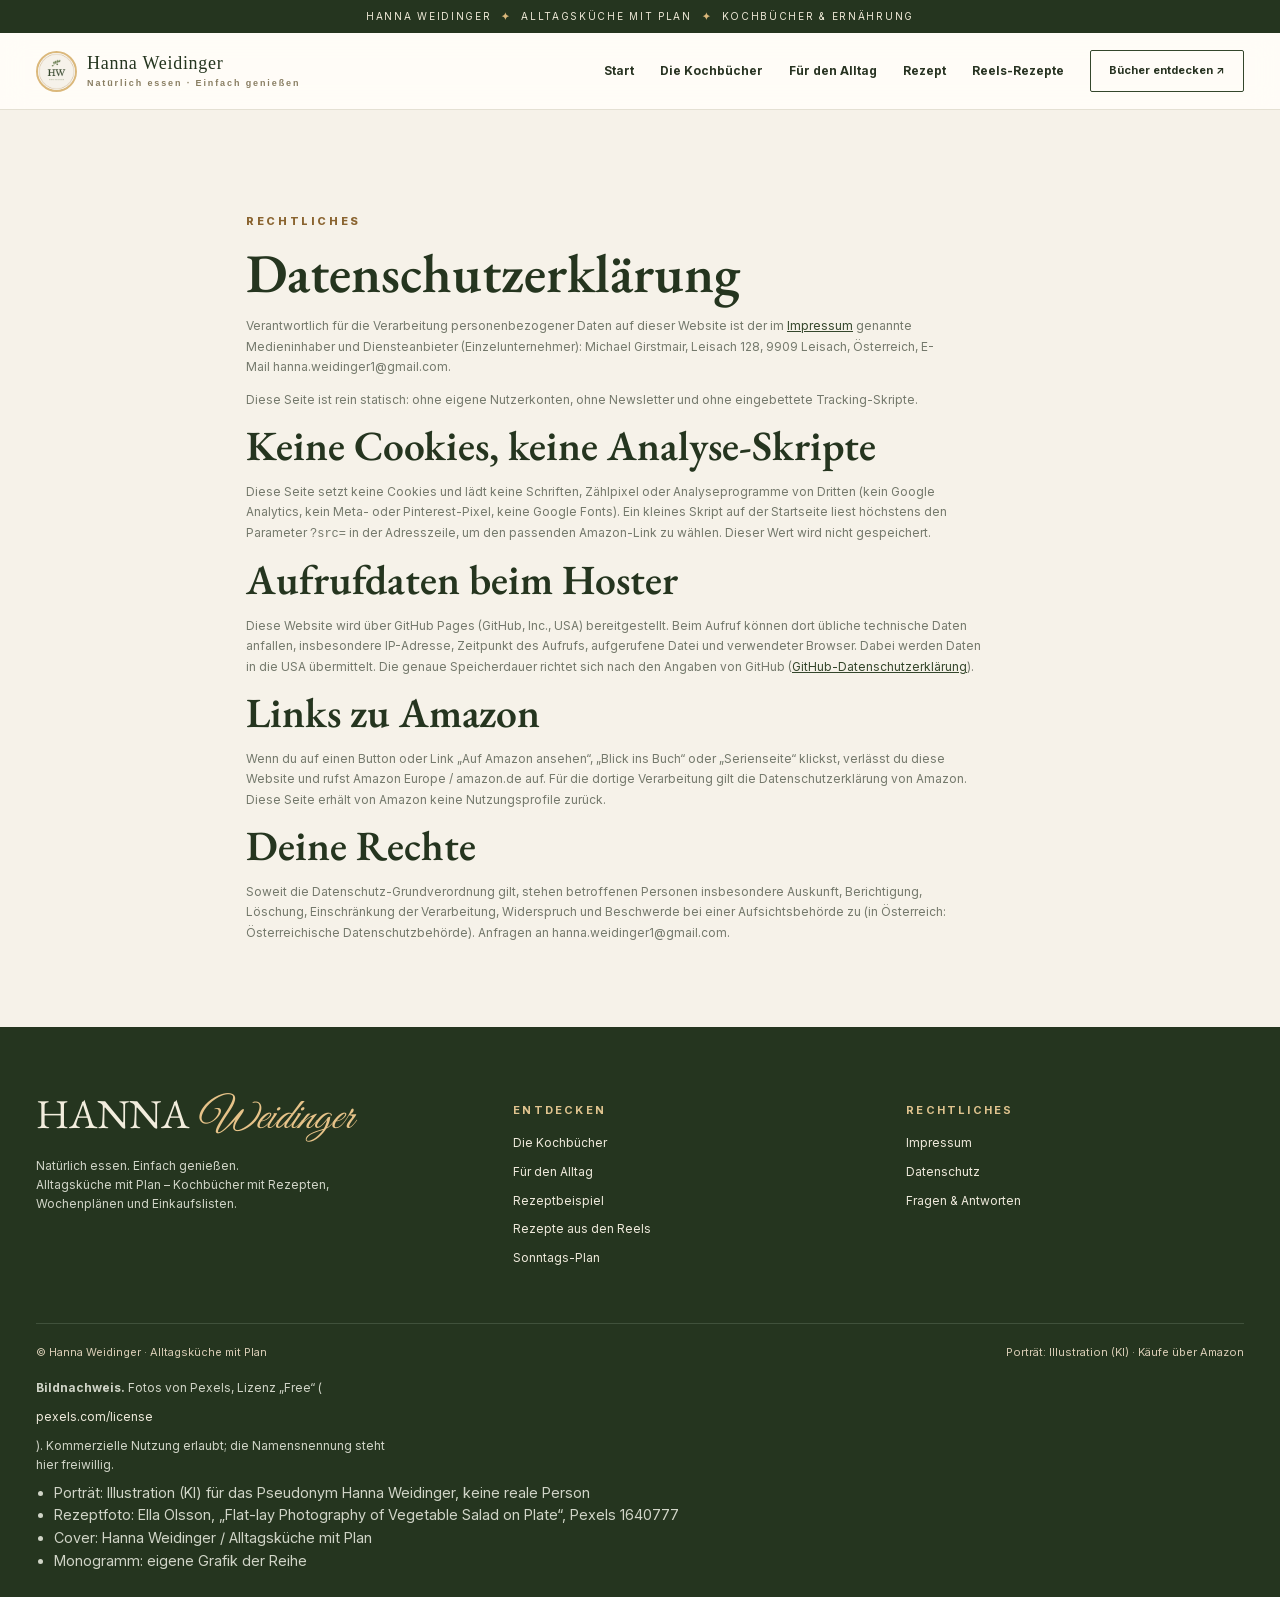
<file: datenschutz.html>
<!DOCTYPE html>
<html lang="de-AT">
<head>
  <meta charset="utf-8">
  <meta name="viewport" content="width=device-width, initial-scale=1">
  <title>Datenschutz – Alltagsküche mit Plan</title>
  <meta name="robots" content="noindex, nofollow">
  <link rel="icon" href="assets/img/favicon.png" type="image/png">
  <link rel="stylesheet" href="assets/css/style.css">
</head>
<body class="subpage subpage-legal">
    <a class="skip sr-only" href="#inhalt">Zum Inhalt springen</a>
  <div class="topnote">HANNA WEIDINGER <b>✦</b> ALLTAGSKÜCHE MIT PLAN <b>✦</b> KOCHBÜCHER &amp; ERNÄHRUNG</div>
  <header class="header">
    <nav class="container nav" aria-label="Hauptnavigation">
      <a class="nav-logo" href="index.html">
        <img class="round-mark" src="assets/img/marke/logo-monogramm.png" width="160" height="160" alt="">
        <span class="logotext">Hanna Weidinger<small>Natürlich essen · Einfach genießen</small></span>
      </a>
      <button id="menu-btn" class="menu-btn" type="button" aria-label="Menü öffnen" aria-expanded="false" aria-controls="nav-links">☰</button>
      <div class="links" id="nav-links">
        <a href="index.html">Start</a>
        <a href="index.html#buecher">Die Kochbücher</a>
        <a href="index.html#fuer-wen">Für den Alltag</a>
        <a href="index.html#rezept">Rezept</a>
        <a href="reels/">Reels-Rezepte</a>
        <a class="nav-cta" href="index.html#buecher">Bücher entdecken ↗</a>
      </div>
    </nav>
  </header>

  <main id="inhalt" class="legal">
    <div class="wrap">
      <p class="eyebrow">Rechtliches</p>
      <h1>Datenschutzerklärung</h1>
      <div class="prose">
        <p>Verantwortlich für die Verarbeitung personenbezogener Daten auf dieser Website ist der im <a href="impressum.html">Impressum</a> genannte Medieninhaber und Diensteanbieter (Einzelunternehmer): Michael Girstmair, Leisach 128, 9909 Leisach, Österreich, E-Mail hanna.weidinger1@gmail.com.</p>
        <p>Diese Seite ist rein statisch: ohne eigene Nutzerkonten, ohne Newsletter und ohne eingebettete Tracking-Skripte.</p>

        <h2>Keine Cookies, keine Analyse-Skripte</h2>
        <p>Diese Seite setzt keine Cookies und lädt keine Schriften, Zählpixel oder Analyseprogramme von Dritten (kein Google Analytics, kein Meta- oder Pinterest-Pixel, keine Google Fonts). Ein kleines Skript auf der Startseite liest höchstens den Parameter <code>?src=</code> in der Adresszeile, um den passenden Amazon-Link zu wählen. Dieser Wert wird nicht gespeichert.</p>

        <h2>Aufrufdaten beim Hoster</h2>
        <p>Diese Website wird über GitHub Pages (GitHub, Inc., USA) bereitgestellt. Beim Aufruf können dort übliche technische Daten anfallen, insbesondere IP-Adresse, Zeitpunkt des Aufrufs, aufgerufene Datei und verwendeter Browser. Dabei werden Daten in die USA übermittelt. Die genaue Speicherdauer richtet sich nach den Angaben von GitHub (<a href="https://docs.github.com/de/site-policy/privacy-policies/github-general-privacy-statement">GitHub-Datenschutzerklärung</a>).</p>

        <h2>Links zu Amazon</h2>
        <p>Wenn du auf einen Button oder Link „Auf Amazon ansehen“, „Blick ins Buch“ oder „Serienseite“ klickst, verlässt du diese Website und rufst Amazon Europe / amazon.de auf. Für die dortige Verarbeitung gilt die Datenschutzerklärung von Amazon. Diese Seite erhält von Amazon keine Nutzungsprofile zurück.</p>

        <h2>Deine Rechte</h2>
        <p>Soweit die Datenschutz-Grundverordnung gilt, stehen betroffenen Personen insbesondere Auskunft, Berichtigung, Löschung, Einschränkung der Verarbeitung, Widerspruch und Beschwerde bei einer Aufsichtsbehörde zu (in Österreich: Österreichische Datenschutzbehörde). Anfragen an hanna.weidinger1@gmail.com.</p>
      </div>
    </div>
  </main>
    <footer class="footer">
    <div class="container">
      <div class="footer-grid">
        <div>
          <div class="footer-logo">HANNA <em>Weidinger</em></div>
          <p>Natürlich essen. Einfach genießen.<br>Alltagsküche mit Plan – Kochbücher mit Rezepten, Wochenplänen und Einkaufslisten.</p>
        </div>
        <div>
          <h4>ENTDECKEN</h4>
          <a href="index.html#buecher">Die Kochbücher</a>
          <a href="index.html#fuer-wen">Für den Alltag</a>
          <a href="index.html#rezept">Rezeptbeispiel</a>
          <a href="reels/">Rezepte aus den Reels</a>
          <a href="plan/sonntag-vier-schritte/">Sonntags-Plan</a>
        </div>
        <div>
          <h4>RECHTLICHES</h4>
          <a href="impressum.html">Impressum</a>
          <a href="datenschutz.html">Datenschutz</a>
          <a href="index.html#faq">Fragen &amp; Antworten</a>
        </div>
      </div>
      <div class="footer-bottom">
        <span>© Hanna Weidinger · Alltagsküche mit Plan</span>
        <span>Porträt: Illustration (KI) · Käufe über Amazon</span>
      </div>
      <div class="credits" style="margin-top:1.1rem;">
        <p style="margin:0 0 .4rem;"><strong>Bildnachweis.</strong> Fotos von Pexels, Lizenz „Free“ (<a href="https://www.pexels.com/license/">pexels.com/license</a>). Kommerzielle Nutzung erlaubt; die Namensnennung steht hier freiwillig.</p>
        <ul>
          <li>Porträt: Illustration (KI) für das Pseudonym Hanna Weidinger, keine reale Person</li>
          <li>Rezeptfoto: Ella Olsson, „Flat-lay Photography of Vegetable Salad on Plate“, Pexels 1640777</li>
          <li>Cover: Hanna Weidinger / Alltagsküche mit Plan</li>
          <li>Monogramm: eigene Grafik der Reihe</li>
        </ul>
      </div>
    </div>
  </footer>
  <script src="assets/js/site.js"></script>
  <script src="assets/js/amazon-links.js"></script>
</body>
</html>
</file>
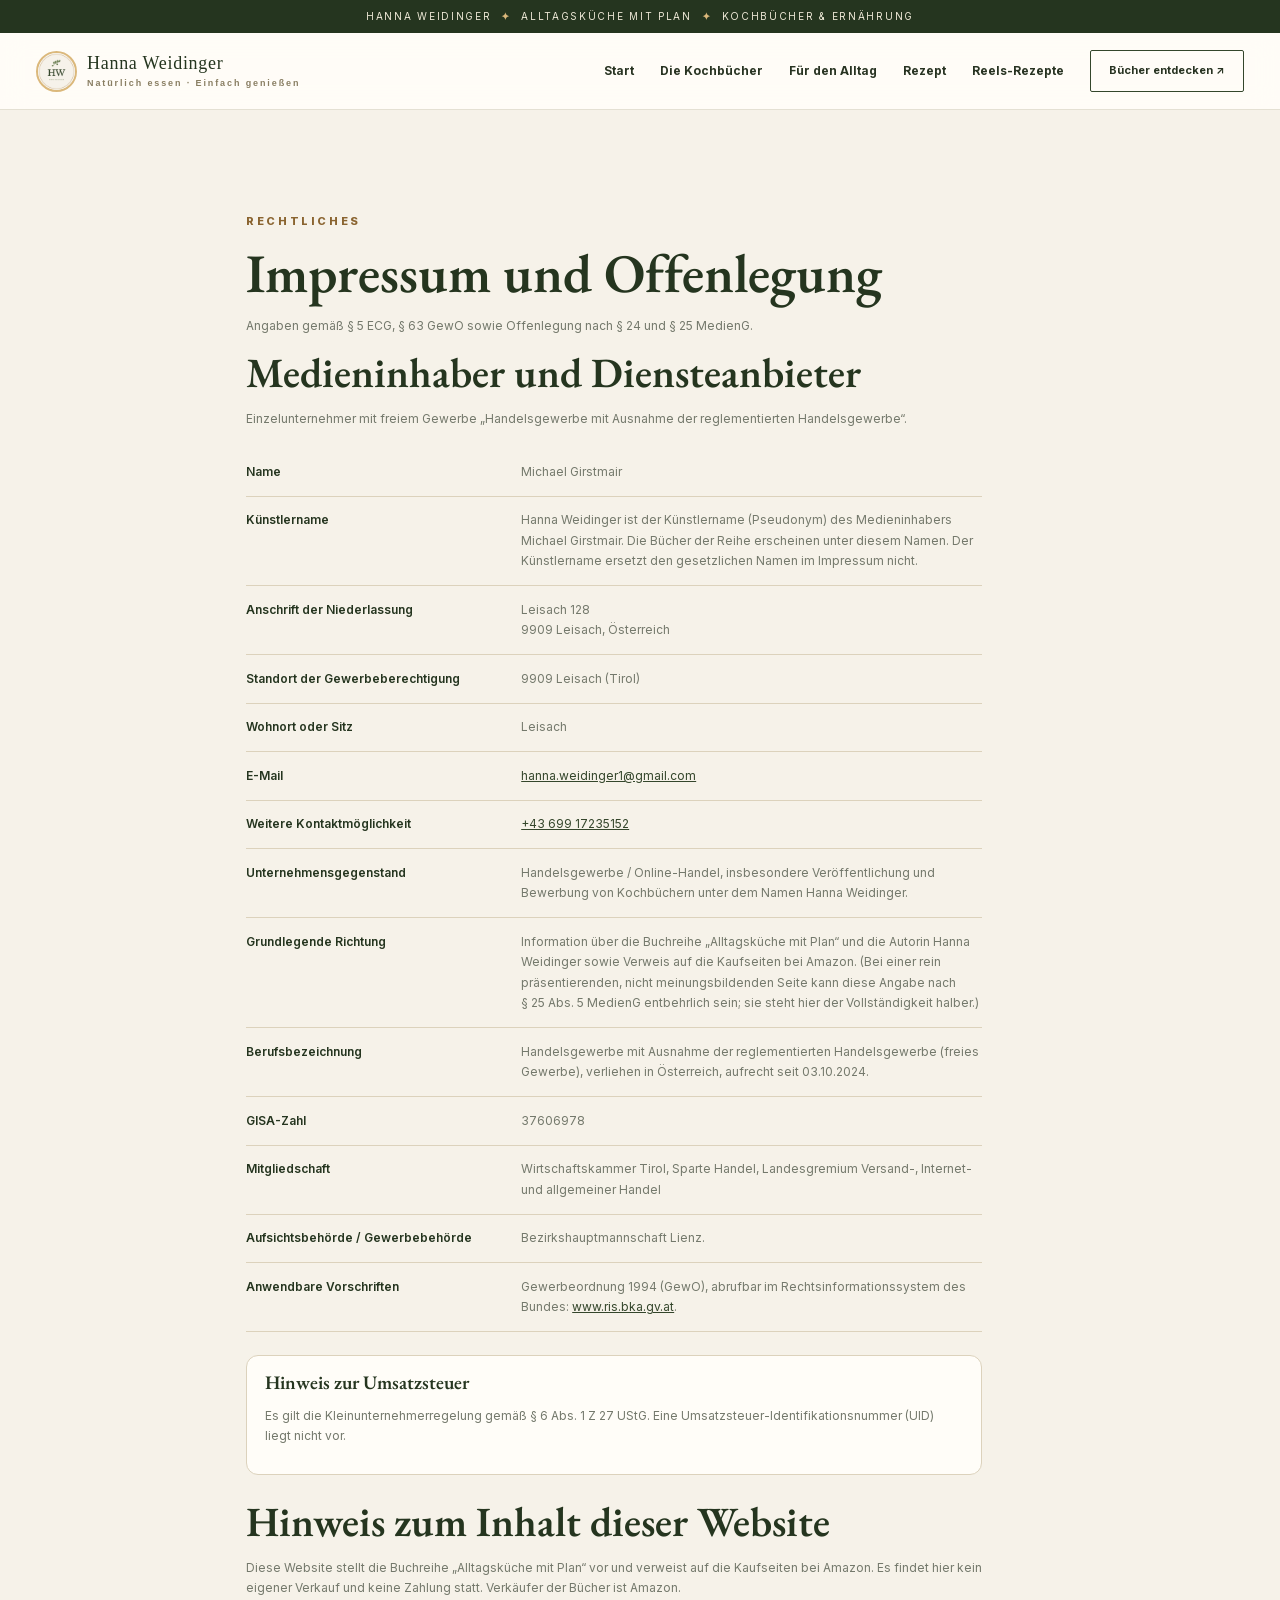
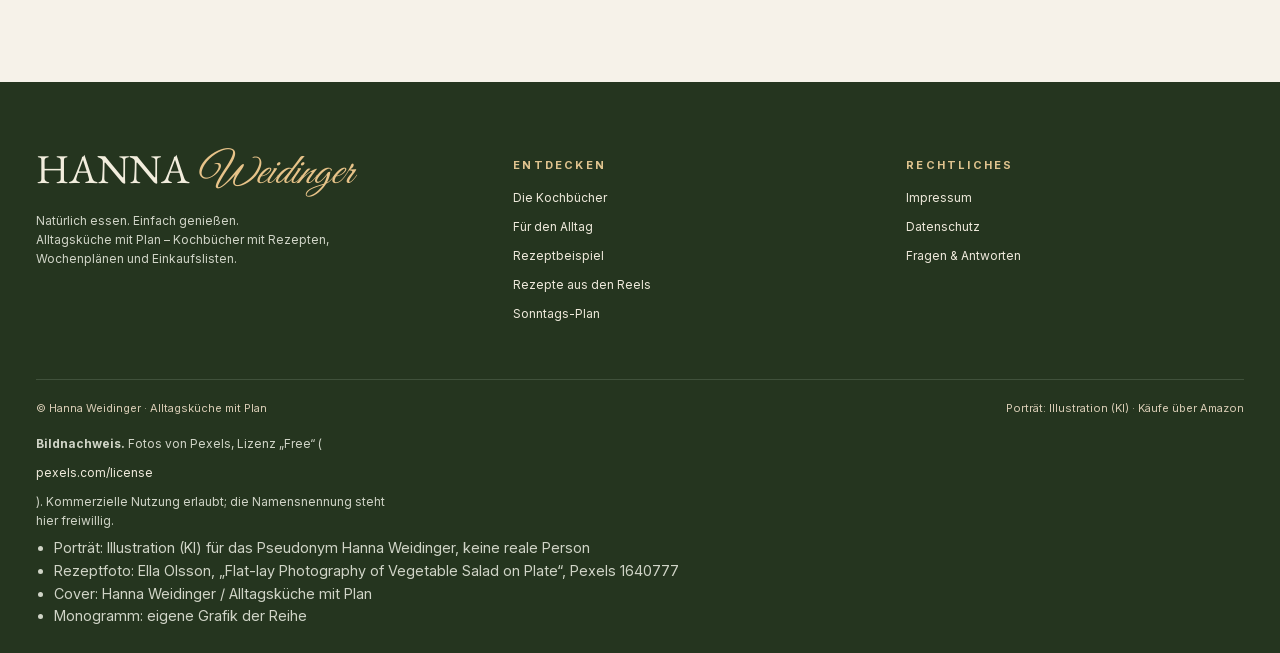
<file: impressum.html>
<!DOCTYPE html>
<html lang="de-AT">
<head>
  <meta charset="utf-8">
  <meta name="viewport" content="width=device-width, initial-scale=1">
  <title>Impressum – Alltagsküche mit Plan</title>
  <meta name="robots" content="noindex, nofollow">
  <link rel="icon" href="assets/img/favicon.png" type="image/png">
  <link rel="stylesheet" href="assets/css/style.css">
</head>
<body class="subpage subpage-legal">
    <a class="skip sr-only" href="#inhalt">Zum Inhalt springen</a>
  <div class="topnote">HANNA WEIDINGER <b>✦</b> ALLTAGSKÜCHE MIT PLAN <b>✦</b> KOCHBÜCHER &amp; ERNÄHRUNG</div>
  <header class="header">
    <nav class="container nav" aria-label="Hauptnavigation">
      <a class="nav-logo" href="index.html">
        <img class="round-mark" src="assets/img/marke/logo-monogramm.png" width="160" height="160" alt="">
        <span class="logotext">Hanna Weidinger<small>Natürlich essen · Einfach genießen</small></span>
      </a>
      <button id="menu-btn" class="menu-btn" type="button" aria-label="Menü öffnen" aria-expanded="false" aria-controls="nav-links">☰</button>
      <div class="links" id="nav-links">
        <a href="index.html">Start</a>
        <a href="index.html#buecher">Die Kochbücher</a>
        <a href="index.html#fuer-wen">Für den Alltag</a>
        <a href="index.html#rezept">Rezept</a>
        <a href="reels/">Reels-Rezepte</a>
        <a class="nav-cta" href="index.html#buecher">Bücher entdecken ↗</a>
      </div>
    </nav>
  </header>

  <main id="inhalt" class="legal">
    <div class="wrap">
      <p class="eyebrow">Rechtliches</p>
      <h1>Impressum und Offenlegung</h1>
      <div class="prose">
        <p>Angaben gemäß §&nbsp;5 ECG, §&nbsp;63 GewO sowie Offenlegung nach §&nbsp;24 und §&nbsp;25 MedienG.</p>

        <h2>Medieninhaber und Diensteanbieter</h2>
        <p>Einzelunternehmer mit freiem Gewerbe „Handelsgewerbe mit Ausnahme der reglementierten Handelsgewerbe“.</p>

        <dl class="legal-list">
          <div class="legal-row">
            <dt>Name</dt>
            <dd>Michael Girstmair</dd>
          </div>
          <div class="legal-row">
            <dt>Künstlername</dt>
            <dd>Hanna Weidinger ist der Künstlername (Pseudonym) des Medieninhabers Michael Girstmair. Die Bücher der Reihe erscheinen unter diesem Namen. Der Künstlername ersetzt den gesetzlichen Namen im Impressum nicht.</dd>
          </div>
          <div class="legal-row">
            <dt>Anschrift der Niederlassung</dt>
            <dd>Leisach 128<br>9909 Leisach, Österreich</dd>
          </div>
          <div class="legal-row">
            <dt>Standort der Gewerbeberechtigung</dt>
            <dd>9909 Leisach (Tirol)</dd>
          </div>
          <div class="legal-row">
            <dt>Wohnort oder Sitz</dt>
            <dd>Leisach</dd>
          </div>
          <div class="legal-row">
            <dt>E-Mail</dt>
            <dd><a href="mailto:hanna.weidinger1@gmail.com">hanna.weidinger1@gmail.com</a></dd>
          </div>
          <div class="legal-row">
            <dt>Weitere Kontaktmöglichkeit</dt>
            <dd><a href="tel:+4369917235152">+43 699 17235152</a></dd>
          </div>
          <div class="legal-row">
            <dt>Unternehmensgegenstand</dt>
            <dd>Handelsgewerbe / Online-Handel, insbesondere Veröffentlichung und Bewerbung von Kochbüchern unter dem Namen Hanna Weidinger.</dd>
          </div>
          <div class="legal-row">
            <dt>Grundlegende Richtung</dt>
            <dd>Information über die Buchreihe „Alltagsküche mit Plan“ und die Autorin Hanna Weidinger sowie Verweis auf die Kaufseiten bei Amazon. (Bei einer rein präsentierenden, nicht meinungsbildenden Seite kann diese Angabe nach §&nbsp;25 Abs.&nbsp;5 MedienG entbehrlich sein; sie steht hier der Vollständigkeit halber.)</dd>
          </div>
          <div class="legal-row">
            <dt>Berufsbezeichnung</dt>
            <dd>Handelsgewerbe mit Ausnahme der reglementierten Handelsgewerbe (freies Gewerbe), verliehen in Österreich, aufrecht seit 03.10.2024.</dd>
          </div>
          <div class="legal-row">
            <dt>GISA-Zahl</dt>
            <dd>37606978</dd>
          </div>
          <div class="legal-row">
            <dt>Mitgliedschaft</dt>
            <dd>Wirtschaftskammer Tirol, Sparte Handel, Landesgremium Versand-, Internet- und allgemeiner Handel</dd>
          </div>
          <div class="legal-row">
            <dt>Aufsichtsbehörde / Gewerbebehörde</dt>
            <dd>Bezirkshauptmannschaft Lienz.</dd>
          </div>
          <div class="legal-row">
            <dt>Anwendbare Vorschriften</dt>
            <dd>Gewerbeordnung 1994 (GewO), abrufbar im Rechtsinformationssystem des Bundes: <a href="https://www.ris.bka.gv.at">www.ris.bka.gv.at</a>.</dd>
          </div>
        </dl>

        <div class="legal-note">
          <h2>Hinweis zur Umsatzsteuer</h2>
          <p>Es gilt die Kleinunternehmerregelung gemäß §&nbsp;6 Abs.&nbsp;1 Z&nbsp;27 UStG. Eine Umsatzsteuer-Identifikationsnummer (UID) liegt nicht vor.</p>
        </div>


        <h2>Hinweis zum Inhalt dieser Website</h2>
        <p>Diese Website stellt die Buchreihe „Alltagsküche mit Plan“ vor und verweist auf die Kaufseiten bei Amazon. Es findet hier kein eigener Verkauf und keine Zahlung statt. Verkäufer der Bücher ist Amazon.</p>
      </div>
    </div>
  </main>
    <footer class="footer">
    <div class="container">
      <div class="footer-grid">
        <div>
          <div class="footer-logo">HANNA <em>Weidinger</em></div>
          <p>Natürlich essen. Einfach genießen.<br>Alltagsküche mit Plan – Kochbücher mit Rezepten, Wochenplänen und Einkaufslisten.</p>
        </div>
        <div>
          <h4>ENTDECKEN</h4>
          <a href="index.html#buecher">Die Kochbücher</a>
          <a href="index.html#fuer-wen">Für den Alltag</a>
          <a href="index.html#rezept">Rezeptbeispiel</a>
          <a href="reels/">Rezepte aus den Reels</a>
          <a href="plan/sonntag-vier-schritte/">Sonntags-Plan</a>
        </div>
        <div>
          <h4>RECHTLICHES</h4>
          <a href="impressum.html">Impressum</a>
          <a href="datenschutz.html">Datenschutz</a>
          <a href="index.html#faq">Fragen &amp; Antworten</a>
        </div>
      </div>
      <div class="footer-bottom">
        <span>© Hanna Weidinger · Alltagsküche mit Plan</span>
        <span>Porträt: Illustration (KI) · Käufe über Amazon</span>
      </div>
      <div class="credits" style="margin-top:1.1rem;">
        <p style="margin:0 0 .4rem;"><strong>Bildnachweis.</strong> Fotos von Pexels, Lizenz „Free“ (<a href="https://www.pexels.com/license/">pexels.com/license</a>). Kommerzielle Nutzung erlaubt; die Namensnennung steht hier freiwillig.</p>
        <ul>
          <li>Porträt: Illustration (KI) für das Pseudonym Hanna Weidinger, keine reale Person</li>
          <li>Rezeptfoto: Ella Olsson, „Flat-lay Photography of Vegetable Salad on Plate“, Pexels 1640777</li>
          <li>Cover: Hanna Weidinger / Alltagsküche mit Plan</li>
          <li>Monogramm: eigene Grafik der Reihe</li>
        </ul>
      </div>
    </div>
  </footer>
  <script src="assets/js/site.js"></script>
  <script src="assets/js/amazon-links.js"></script>
</body>
</html>
</file>
<file: assets/css/style.css>
/* Alltagsküche mit Plan — Redesign nach Michaels Vorlage, Branch redesign-marke, nicht live */
@font-face {
  font-family: "EB Garamond";
  src: url("../fonts/EBGaramond.woff2") format("woff2");
  font-weight: 400 800;
  font-style: normal;
  font-display: swap;
}
@font-face {
  font-family: "EB Garamond";
  src: url("../fonts/EBGaramond-Italic.woff2") format("woff2");
  font-weight: 400 800;
  font-style: italic;
  font-display: swap;
}
@font-face {
  font-family: Inter;
  src: url("../fonts/Inter.woff2") format("woff2");
  font-weight: 100 900;
  font-style: normal;
  font-display: swap;
}
@font-face {
  font-family: "Great Vibes";
  src: url("../fonts/GreatVibes-Regular.woff2") format("woff2");
  font-weight: 400;
  font-style: normal;
  font-display: swap;
}

:root {
  --olive:#34462b;
  --deep:#25351f;
  --sage:#52694a;
  --muted:#4e5646;
  --gold:#b58a52;
  --gold-light:#dbb87b;
  --cream:#f6f2e9;
  --sand:#e8dcc7;
  --white:#fffdf8;
  --ink:#283322;
  --line:#dcd2bc;
  --shadow:0 24px 65px #2a301c24;
  --gold-ink: #8A6430;
  --muted-ink: #4e5646;
  --white: #fffdf8;
  --creme: var(--cream);
  --creme-deep: var(--sand);
  --paper: var(--white);
  --radius: 16px;
  --max: 1310px;
  --petrol: var(--olive);
  --petrol-soft: var(--sage);
  --petrol-ink: var(--deep);
  --tomato: var(--gold-ink);
  --tomato-deep: var(--gold-ink);

}

* {
  box-sizing:border-box
}
html {
  scroll-behavior:smooth
}
body {
  margin:0;
  color:var(--ink);
  background:var(--cream);
  font-family:'Inter',Arial,Helvetica,sans-serif;
  -webkit-font-smoothing:antialiased;
  line-height:1.58
}
a {
  color:inherit
}
button {
  font:inherit
}
img {
  display:block;
  max-width:100%;
  height:auto
}
button,a {
  -webkit-tap-highlight-color:transparent
}
a:focus-visible,button:focus-visible,summary:focus-visible {
  outline:3px solid #9d7745;
  outline-offset:4px
}
section[id] {
  scroll-margin-top:90px
}

.serif {
  font-family:'EB Garamond',Georgia,'Times New Roman',serif
}
.script {
  font-family:'Great Vibes','Great Vibes','Z003','Lobster Two','URW Chancery L','Brush Script MT',cursive;
  font-style:italic;
  font-weight:400
}
.container {
  max-width:1310px;
  width:calc(100% - 72px);
  margin:0 auto
}
.eyebrow {
  font-size:11px;
  letter-spacing:.24em;
  text-transform:uppercase;
  font-weight:800;
  color:var(--gold-ink)
}
.text-center {
  text-align:center
}
.dark {
  color:var(--deep)
}
.sr-only {
  position:absolute;
  width:1px;
  height:1px;
  padding:0;
  margin:-1px;
  overflow:hidden;
  clip:rect(0,0,0,0);
  white-space:nowrap;
  border:0
}

.topnote {
  height:33px;
  display:flex;
  align-items:center;
  justify-content:center;
  background:var(--deep);
  color:#ece7d5;
  font-size:10px;
  letter-spacing:.17em;
  text-align:center;
  padding:0 12px
}
.topnote b {
  color:var(--gold-light);
  font-weight:600;
  margin:0 10px
}
.header {
  position:sticky;
  top:0;
  background:#fffdf8ed;
  z-index:30;
  backdrop-filter:blur(14px);
  border-bottom:1px solid #bcb59e68
}
.nav {
  height:76px;
  display:flex;
  align-items:center;
  gap:24px
}
.nav-logo {
  display:flex;
  gap:10px;
  align-items:center;
  text-decoration:none;
  min-width:250px
}
.round-mark {
  width:41px;
  height:41px;
  border-radius:50%;
  background:var(--olive);
  color:#e9d1a1;
  display:flex;
  align-items:center;
  justify-content:center;
  font-family:Georgia,serif;
  font-style:italic;
  font-size:21px;
  border:2px solid var(--gold-light)
}
.logotext {
  font-family:Georgia,serif;
  font-weight:500;
  letter-spacing:.04em;
  color:var(--deep);
  font-size:18px;
  line-height:1.07
}
.logotext small {
  display:block;
  font:600 9px Arial,sans-serif;
  letter-spacing:.21em;
  color:#897e62;
  margin-top:5px
}
.links {
  display:flex;
  align-items:center;
  gap:26px;
  margin-left:auto
}
.links a {
  text-decoration:none;
  font-size:12px;
  font-weight:700;
  white-space:nowrap
}
.links a:hover {
  color:#99703e
}
.nav-cta {
  font-size:11px!important;
  padding:11px 18px;
  border:1px solid var(--olive);
  border-radius:2px
}
.menu-btn {
  display:none;
  margin-left:auto;
  border:0;
  background:transparent;
  font-size:28px;
  color:var(--deep);
  cursor:pointer
}

.btn {
  display:inline-flex;
  justify-content:center;
  align-items:center;
  gap:10px;
  padding:14px 25px;
  font-size:12px;
  font-weight:800;
  letter-spacing:.08em;
  text-decoration:none;
  min-height:48px;
  border:1px solid transparent;
  cursor:pointer;
  transition:.2s transform,.2s background
}
.btn:hover {
  transform:translateY(-3px)
}
.btn-olive {
  background:var(--olive);
  color:#fffdf8
}
.btn-gold {
  background:var(--olive);
  color:#fffdf8
}
.btn-plain {
  color:var(--olive);
  border-color:#b5b19f;
  background:#fffcf5a6
}

/* Brand-board inspired editorial HERO */
.hero {
  overflow:hidden;
  position:relative;
  background:radial-gradient(ellipse at 55% 15%,#fffdf6 8%,transparent 58%),linear-gradient(130deg,#efe7d5 0%,#f7f1e4 47%,#f4ecdb 100%);
  border-bottom:1px solid #d0c4ab;
  isolation:isolate
}
.hero:before {
  content:'';
  position:absolute;
  inset:0;
  opacity:.22;
  pointer-events:none;
  background-image:url("data:image/svg+xml,%3Csvg viewBox='0 0 140 140' xmlns='http://www.w3.org/2000/svg'%3E%3Cfilter id='n'%3E%3CfeTurbulence type='fractalNoise' baseFrequency='.55' numOctaves='2' seed='8' stitchTiles='stitch'/%3E%3C/filter%3E%3Crect width='140' height='140' filter='url(%23n)' opacity='.14'/%3E%3C/svg%3E")
}
.hero-leaves {
  position:absolute;
  color:#83926b;
  opacity:.17;
  width:330px;
  transform:rotate(-25deg);
  right:-72px;
  top:-70px
}
.hero-leaves svg {
  width:100%
}
.hero-leaves.low {
  right:auto;
  top:auto;
  left:-110px;
  bottom:5px;
  width:300px;
  transform:rotate(138deg);
  opacity:.13
}
.hero-inner {
  display:grid;
  grid-template-columns:minmax(0,.94fr) minmax(0,1.15fr);
  gap:45px;
  align-items:center;
  padding:64px 0 56px;
  position:relative;
  min-height:715px;
  z-index:1
}
.hero-portrait {
  position:relative;
  width:min(100%,535px);
  aspect-ratio:1/1;
  margin:auto
}
.portrait-ring {
  position:absolute;
  inset:0;
  border-radius:50%;
  padding:7px;
  background:linear-gradient(145deg,#b98b43 0%,#ffdf98 32%,#8d662e 70%,#e6c186 100%);
  box-shadow:0 28px 55px #4b39273a,0 3px 4px #62411b50
}
.portrait-ring img {
  width:100%;
  height:100%;
  border-radius:50%;
  object-fit:cover;
  object-position:50% 46%;
  border:4px solid #fff8e4
}
.portrait-stamp {
  position:absolute;
  bottom:15px;
  right:-6px;
  width:124px;
  height:124px;
  transform:rotate(11deg);
  background:#3c5433;
  color:#fff6e4;
  border-radius:50%;
  display:grid;
  place-items:center;
  align-content:center;
  text-align:center;
  box-shadow:0 9px 25px #263b2955;
  border:5px solid #e7d1a0
}
.portrait-stamp strong {
  font:italic 36px Georgia,serif
}
.portrait-stamp small {
  font-size:9px;
  letter-spacing:.13em;
  line-height:1.4
}
.brand-headline {
  position:relative;
  text-align:center
}
.chef-icon {
  color:var(--olive);
  display:flex;
  justify-content:center;
  height:56px;
  margin-bottom:0
}
.brand-headline .hanna {
  font-family:'EB Garamond',Georgia,serif;
  font-weight:400;
  color:var(--olive);
  font-size:clamp(84px,9.4vw,148px);
  letter-spacing:.075em;
  line-height:.91;
  margin:5px 0 -10px
}
.brand-headline .weidinger {
  font-family:'Great Vibes','Great Vibes','Z003','Lobster Two','URW Chancery L',cursive;
  font-style:italic;
  font-weight:400;
  color:#91672a;
  font-size:clamp(75px,8.8vw,139px);
  line-height:1.03;
  letter-spacing:-.065em;
  margin:0 auto 9px;
  transform:rotate(-3deg);
  white-space:nowrap
}
.ornament {
  display:flex;
  align-items:center;
  justify-content:center;
  gap:10px;
  color:var(--gold);
  margin:0 auto 4px
}
.ornament:before,.ornament:after {
  content:'';
  height:1px;
  width:110px;
  background:linear-gradient(90deg,transparent,#ba9556)
}
.ornament:after {
  transform:rotate(180deg)
}
.brand-headline .subtitle {
  font:600 16px/1.8 Georgia,serif;
  color:#4c5339;
  letter-spacing:.15em;
  margin:8px 0 23px
}
.decor-leaf {
  position:absolute;
  right:-37px;
  top:14px;
  width:127px;
  color:#667b4e;
  transform:rotate(33deg)
}
.decor-leaf svg {
  width:100%
}
.paint-banner {
  position:relative;
  text-align:center;
  background:var(--sage);
  color:#fffef6;
  clip-path:polygon(1% 21%,8% 13%,15% 21%,24% 12%,40% 19%,49% 9%,65% 16%,77% 8%,90% 17%,100% 21%,98% 80%,86% 86%,73% 77%,56% 91%,38% 83%,21% 88%,9% 82%,0 87%);
  padding:22px 15px 24px;
  max-width:670px;
  margin:16px auto 20px;
  transform:rotate(-1.1deg);
  box-shadow:2px 6px 14px #5b653328
}
.paint-banner span {
  display:block;
  font-family:'Great Vibes','Great Vibes','Z003','Lobster Two',cursive;
  font-style:italic;
  font-size:clamp(24px,3.25vw,46px);
  white-space:nowrap;
  line-height:1.2
}
.hero-promise {
  display:grid;
  grid-template-columns:repeat(4,1fr);
  gap:0;
  margin-top:25px
}
.promise {
  padding:0 8px;
  text-align:center;
  border-right:1px solid #c9be9d
}
.promise:last-child {
  border:0
}
.promise .ico {
  margin:auto auto 9px;
  width:50px;
  height:50px;
  border:2px solid var(--sage);
  border-radius:50%;
  display:flex;
  align-items:center;
  justify-content:center;
  font-size:25px;
  font-family:Georgia,serif;
  color:var(--olive)
}
.promise span {
  font-size:10px;
  font-weight:800;
  line-height:1.45;
  letter-spacing:.08em;
  display:block;
  color:var(--deep)
}
.hero-actions {
  display:flex;
  justify-content:center;
  gap:12px;
  margin-top:27px;
  flex-wrap:wrap
}

.wood-divider {
  height:28px;
  background:linear-gradient(90deg,#8d5c2a,#d1a06b 15%,#a97742 27%,#d2a56c 46%,#875b2e 62%,#cea068 78%,#a3723b 100%);
  border-top:3px solid #745027;
  border-bottom:4px solid #77532a;
  box-shadow:inset 0 2px 6px #fff5cc78,inset 0 -3px 5px #3f240f80
}

.brand-strip {
  background:var(--olive);
  color:#f5f0df;
  padding:22px 0
}
.brand-strip-inner {
  display:grid;
  grid-template-columns:repeat(4,1fr);
  gap:0
}
.strip-item {
  display:flex;
  align-items:center;
  justify-content:center;
  gap:12px;
  border-right:1px solid #ffffff44;
  font:400 17px Georgia,serif
}
.strip-item:last-child {
  border:0
}
.strip-item svg {
  width:25px;
  height:25px;
  color:#e6c996
}

/* Book shelf */
.section {
  padding:98px 0
}
.books-section {
  background:linear-gradient(#faf7ee,#eee6d6);
  position:relative;
  overflow:hidden
}
.section-header {
  max-width:780px;
  margin:0 auto 38px;
  text-align:center
}
.section-header .eyebrow {
  display:block;
  margin-bottom:12px
}
.section-header h2 {
  font:400 clamp(40px,4.8vw,70px)/1.08 'EB Garamond',Georgia,serif;
  letter-spacing:-.03em;
  color:var(--olive);
  margin:0 0 14px
}
.section-header p {
  color:#6a7162;
  max-width:590px;
  margin:0 auto;
  font-size:15px
}
.script-em {
  font-family:'Great Vibes','Great Vibes','Z003','Lobster Two',cursive;
  color:var(--gold);
  font-size:1.12em;
  font-style:italic
}
.filterbar {
  display:flex;
  flex-wrap:wrap;
  gap:9px;
  justify-content:center;
  margin-bottom:39px
}
.filter {
  background:transparent;
  border:1px solid #c2baa4;
  color:var(--olive);
  padding:10px 20px;
  border-radius:20px;
  font-size:12px;
  font-weight:700;
  cursor:pointer
}
.filter.active,.filter:hover {
  background:var(--olive);
  border-color:var(--olive);
  color:#fff
}
.books-grid {
  display:grid;
  grid-template-columns:repeat(4,minmax(0,1fr));
  gap:24px
}
.book-card {
  background:#fffdf8;
  border:1px solid #e3d9c7;
  box-shadow:0 15px 45px #443d2e12;
  min-width:0;
  transition:transform .25s
}
.book-card:hover {
  transform:translateY(-5px)
}
.book-card[hidden] {
  display:none
}
.cover-stage {
  height:335px;
  position:relative;
  display:flex;
  align-items:center;
  justify-content:center;
  background:radial-gradient(ellipse at 45% 30%,#fffdf5,#e5dfcb);
  overflow:hidden
}
.cover-stage:after {
  content:'';
  position:absolute;
  bottom:20px;
  width:72%;
  height:20px;
  border-radius:50%;
  background:#493b2969;
  filter:blur(13px)
}
.book3d {
  position:relative;
  display:block;
  height:282px;
  aspect-ratio:600/850;
  z-index:2;
  filter:drop-shadow(11px 11px 7px #4b41377a);
  perspective:600px
}
.book3d img {
  height:100%;
  width:100%;
  object-fit:cover;
  border-radius:2px 4px 4px 2px;
  border-left:5px solid #bc9d6e;
  box-shadow:inset 2px 0 5px #0004;
  transform:rotateY(-6deg);
  transform-origin:left center
}
.book-spine {
  position:absolute;
  left:-8px;
  top:2px;
  bottom:0;
  width:8px;
  transform:skewY(-13deg);
  background:linear-gradient(90deg,#675537,#b9a57f)
}
.book-index {
  position:absolute;
  right:14px;
  top:15px;
  font-size:10px;
  font-weight:800;
  letter-spacing:.12em;
  color:var(--olive);
  background:#f8f4e9cc;
  padding:7px 9px
}
.book-card-body {
  padding:22px 23px 24px
}
.book-card-body .eyebrow {
  font-size:10px
}
.book-card h3 {
  font:400 24px/1.1 'EB Garamond',Georgia,serif;
  color:var(--deep);
  min-height:52px;
  margin:9px 0
}
.book-card p:not(.eyebrow) {
  font-size:12.5px;
  color:#6a7067;
  line-height:1.6;
  min-height:60px
}
.book-link {
  display:inline-block;
  font-size:12px;
  font-weight:800;
  text-decoration:none;
  color:var(--olive);
  border-bottom:1px solid #b59868;
  padding-bottom:5px;
  margin-top:9px
}
.book-link:hover {
  color:#956b38
}
.shelf-line {
  background:linear-gradient(#c5a273,#9a6b3e 38%,#68482b 100%);
  height:17px;
  box-shadow:0 15px 26px #573a2166;
  margin:25px 0 0
}
.book-footnote {
  text-align:center;
  font-size:12px;
  color:#6d715e;
  margin-top:28px
}

/* The next two modules extend the board's botanical design while retaining working information */
.story {
  background:#fffdf7;
  position:relative
}
.story-grid {
  display:grid;
  grid-template-columns:1fr 1fr;
  gap:78px;
  align-items:center
}
.story-art {
  position:relative;
  min-height:495px;
  background:linear-gradient(45deg,#ebe6d4,#d3dec9);
  display:flex;
  align-items:center;
  justify-content:center;
  overflow:hidden
}
.story-art:before {
  content:'';
  position:absolute;
  inset:20px;
  border:1px solid #c1b89f
}
.story-art>img {
  height:475px;
  width:100%;
  object-fit:cover;
  object-position:center 35%;
  filter:saturate(.92)
}
.story-label {
  position:absolute;
  right:-1px;
  bottom:30px;
  background:var(--olive);
  color:#fff;
  padding:23px 34px;
  font:italic 31px Georgia,serif;
  box-shadow:var(--shadow)
}
.story-copy .eyebrow {
  margin-bottom:13px
}
.story-copy h2,.recipe-copy h2 {
  font:400 clamp(41px,4.2vw,62px)/1.1 'EB Garamond',Georgia,serif;
  color:var(--olive);
  margin:0 0 20px
}
.story-copy p,.recipe-copy p {
  color:#667060;
  font-size:15px;
  line-height:1.85
}
.story-points {
  display:grid;
  grid-template-columns:1fr 1fr;
  gap:16px;
  margin:28px 0 34px
}
.story-points div {
  border-left:2px solid var(--gold);
  padding-left:13px
}
.story-points strong {
  display:block;
  font:600 17px Georgia,serif
}
.story-points span {
  display:block;
  color:#73806b;
  font-size:12px;
  margin-top:4px
}

.recipe {
  background:#e9e6d8
}
.recipe-grid {
  display:grid;
  grid-template-columns:1fr 1fr;
  gap:60px;
  align-items:center
}
.recipe-image {
  min-height:460px;
  display:grid;
  place-items:center;
  position:relative;
  background:radial-gradient(circle at center,#dbcfad,#b0c09e);
  border:12px solid #f8f4e9;
  box-shadow:var(--shadow)
}
.recipe-image .dish {
  width:74%;
  aspect-ratio:1;
  border:23px solid #f9f7ee;
  border-radius:50%;
  background:radial-gradient(circle at 34% 28%,#efc57c 0 10%,transparent 11%),radial-gradient(circle at 70% 70%,#e75942 0 10%,transparent 11%),radial-gradient(circle at 60% 29%,#558e42 0 13%,transparent 14%),radial-gradient(circle at 38% 70%,#c2643d 0 15%,transparent 16%),radial-gradient(circle at 45% 53%,#aac45f 0 25%,#4e7742 26% 63%,#d7c69a 65%);
  box-shadow:0 18px 30px #34402e65,inset 0 0 6px #0004
}
.recipe-image .dish:before {
  content:'♣  •  ❋  •  ♣';
  display:grid;
  place-items:center;
  width:100%;
  height:100%;
  color:#e5e3ab;
  font-size:40px;
  transform:rotate(18deg)
}
.recipe-image .paper-note {
  position:absolute;
  bottom:21px;
  left:-18px;
  background:#fffdf9;
  color:var(--olive);
  padding:12px 25px;
  font:italic 29px 'Z003',cursive;
  transform:rotate(-5deg);
  box-shadow:var(--shadow)
}
.recipe-meta {
  display:flex;
  gap:18px;
  flex-wrap:wrap;
  color:#56634d;
  font-size:12px;
  font-weight:700;
  margin:22px 0
}
.recipe-meta span {
  padding:8px 14px;
  background:#ffffff8f
}
.recipe-detail {
  margin-top:17px;
  padding:24px;
  background:#fffdf8;
  border:1px solid var(--line)
}
.recipe-detail[hidden] {
  display:none
}
.recipe-detail h3 {
  margin:18px 0 10px;
  font:400 25px Georgia,serif
}
.recipe-detail li {
  font-size:13px;
  margin:7px 0;
  color:#4e594b
}

.reels {
  background:#fffdf7
}
.reel-cards {
  display:grid;
  grid-template-columns:repeat(3,1fr);
  gap:22px
}
.reel-card {
  border:1px solid #d7d0b7;
  background:#f8f4e9;
  padding:32px 30px;
  position:relative;
  min-height:204px;
  display:flex;
  flex-direction:column;
  align-items:start
}
.reel-card .reel-symbol {
  font-size:32px;
  color:var(--olive)
}
.reel-card h3 {
  font:400 28px Georgia,serif;
  margin:20px 0 8px;
  color:var(--olive)
}
.reel-card p {
  color:#6a725f;
  font-size:13px;
  margin:0 0 14px
}
.reel-card a {
  margin-top:auto;
  font-size:12px;
  font-weight:800;
  color:var(--deep)
}

.faq {
  background:#e9e4d5
}
.faqlist {
  max-width:860px;
  margin:0 auto
}
.faqlist details {
  background:#fffdf6;
  border-bottom:1px solid #c7c0a8;
  padding:19px 25px
}
.faqlist summary {
  font:500 19px Georgia,serif;
  cursor:pointer;
  color:var(--deep)
}
.faqlist p {
  font-size:14px;
  color:#66705e;
  line-height:1.8
}
.legal {
  font-size:12px;
  line-height:1.7;
  margin:40px auto 0;
  color:#74796c;
  max-width:860px
}
.footer {
  background:var(--deep);
  color:#f2eddd;
  padding:60px 0 25px
}
.footer-grid {
  display:grid;
  grid-template-columns:1.25fr 1fr 1fr;
  gap:55px
}
.footer-logo {
  font:400 41px 'EB Garamond',Georgia,serif
}
.footer-logo em {
  font: italic 43px 'Great Vibes', cursive;
  color:#e7c389
}
.footer p {
  font-size:12px;
  color:#d0d4c7;
  max-width:370px
}
.footer h4 {
  font-size:11px;
  letter-spacing:.2em;
  color:#dfc38e
}
.footer a {
  display:block;
  text-decoration:none;
  font-size:12px;
  margin:10px 0;
  color:#eee9db
}
.footer a:hover {
  color:#eccd8c
}
.footer-bottom {
  border-top:1px solid #71806b5e;
  margin-top:45px;
  padding-top:20px;
  display:flex;
  justify-content:space-between;
  gap:20px;
  color:#b8bfb1;
  font-size:11px
}

@media(max-width:1150px) {
  .container {
  width:calc(100% - 52px)
}
.hero-inner {
  gap:15px
}
.hero .hanna {
  font-size:clamp(72px,9vw,115px)
}
.hero .weidinger {
  font-size:clamp(65px,8.5vw,110px)
}
.hero-promise span {
  font-size:9px
}
.books-grid {
  grid-template-columns:repeat(3,1fr)
}
.nav-logo {
  min-width:210px
}
.links {
  gap:13px
}

}

@media(max-width:850px) {
  .nav {
  height:68px
}
.menu-btn {
  display:block
}
.links {
  display:none;
  position:absolute;
  left:0;
  right:0;
  top:68px;
  flex-direction:column;
  align-items:stretch;
  padding:16px 28px 28px;
  background:#fffdf8;
  box-shadow:0 15px 25px #1f2a1f22;
  gap:0
}
.links.show {
  display:flex
}
.links a {
  font-size:14px;
  padding:12px 0
}
.nav-cta {
  text-align:center;
  margin-top:9px
}
.hero-inner {
  display:flex;
  flex-direction:column;
  gap:25px;
  padding:39px 0 43px;
  min-height:0
}
.hero-portrait {
  max-width:400px;
  order:0
}
.brand-headline {
  order:1;
  width:100%
}
.decor-leaf {
  right:3%
}
.hero .hanna {
  font-size:clamp(78px,13.4vw,120px)
}
.hero .weidinger {
  font-size:clamp(78px,13.4vw,115px)
}
.hero-promise {
  max-width:630px;
  margin:20px auto 0
}
.brand-strip-inner {
  grid-template-columns:repeat(2,1fr);
  row-gap:15px
}
.strip-item:nth-child(2) {
  border:0
}
.books-grid {
  grid-template-columns:repeat(2,minmax(0,1fr));
  gap:18px
}
.story-grid,.recipe-grid {
  grid-template-columns:1fr;
  gap:35px
}
.story-art {
  min-height:380px
}
.story-art>img {
  height:420px
}
.reel-cards {
  grid-template-columns:1fr 1fr
}
.footer-grid {
  gap:25px
}

}

@media(max-width:570px) {
  .container {
  width:calc(100% - 32px)
}
.topnote {
  font-size:9px;
  letter-spacing:.08em
}
.nav-logo {
  min-width:auto
}
.logotext {
  font-size:17px
}
.hero-inner {
  padding:24px 0 32px;
  gap:20px
}
.hero-portrait {
  max-width:330px;
  width:87%
}
.portrait-stamp {
  width:93px;
  height:93px;
  bottom:3px;
  right:-8px;
  border-width:3px
}
.portrait-stamp strong {
  font-size:27px
}
.portrait-stamp small {
  font-size:8px
}
.hero .hanna {
  font-size:clamp(69px,15.3vw,91px);
  margin-top:4px;
  letter-spacing:.065em
}
.hero .weidinger {
  font-size:clamp(69px,16.8vw,105px);
  letter-spacing:-.075em;
  margin:1px auto 3px
}
.chef-icon {
  height:42px
}
.chef-icon svg {
  width:70px;
  height:43px
}
.brand-headline .subtitle {
  font-size:11px;
  letter-spacing:.12em;
  line-height:1.7;
  margin:8px 0 13px
}
.ornament:before,.ornament:after {
  width:65px
}
.decor-leaf {
  width:70px;
  top:10px;
  right:0
}
.paint-banner {
  padding:17px 10px 21px;
  margin:7px -8px 16px
}
.paint-banner span {
  font-size:clamp(19px,5.8vw,29px)
}
.hero-promise {
  margin:20px 0
}
.promise {
  padding:0 2px
}
.promise .ico {
  width:38px;
  height:38px;
  font-size:18px;
  border-width:1.5px
}
.promise span {
  font-size:8px;
  letter-spacing:0
}
.hero-actions {
  gap:8px;
  margin-top:19px
}
.hero-actions .btn {
  padding:11px 16px;
  font-size:10px;
  min-height:44px
}
.brand-strip {
  padding:18px 0
}
.strip-item {
  font-size:13px;
  gap:7px
}
.strip-item svg {
  width:20px;
  height:20px
}
.section {
  padding:66px 0
}
.section-header h2 {
  font-size:clamp(38px,9vw,53px)
}
.section-header p {
  font-size:13px
}
.filterbar {
  gap:7px;
  margin-bottom:26px
}
.filter {
  font-size:10px;
  padding:8px 11px
}
.books-grid {
  gap:13px
}
.cover-stage {
  height:242px
}
.book3d {
  height:199px
}
.book-index {
  font-size:8px;
  right:8px;
  top:8px;
  padding:4px
}
.book-card-body {
  padding:15px 13px 20px
}
.book-card h3 {
  font-size:21px;
  min-height:69px
}
.book-card p:not(.eyebrow) {
  min-height:91px;
  font-size:11.2px
}
.book-card-body .eyebrow {
  font-size:8px;
  letter-spacing:.1em
}
.book-link {
  font-size:10px
}
.story-art>img {
  height:365px
}
.story-label {
  font-size:23px;
  padding:15px 20px
}
.recipe-image {
  min-height:340px
}
.recipe-image .paper-note {
  font-size:23px
}
.story-points {
  grid-template-columns:1fr 1fr
}
.reel-cards {
  grid-template-columns:1fr
}
.reel-card {
  min-height:170px
}
.footer-grid {
  grid-template-columns:1fr 1fr
}
.footer-grid>div:first-child {
  grid-column:1/-1
}
.footer-bottom {
  flex-direction:column
}
.legal {
  font-size:11px
}

}

@media(prefers-reduced-motion:reduce) {
  html {
  scroll-behavior:auto
}
*,*:before,*:after {
  animation:none!important;
  transition:none!important
}

}


/* —— Ergänzungen für echte Inhalte, WCAG AA, Unterseiten —— */
.skip, .sr-only {
  position: absolute;
  width: 1px;
  height: 1px;
  padding: 0;
  margin: -1px;
  overflow: hidden;
  clip: rect(0, 0, 0, 0);
  white-space: nowrap;
  border: 0;
}
.skip:focus, .skip:focus-visible {
  position: fixed;
  left: 16px;
  top: 16px;
  z-index: 2000;
  width: auto;
  height: auto;
  margin: 0;
  padding: 10px 14px;
  clip: auto;
  overflow: visible;
  white-space: nowrap;
  background: var(--deep);
  color: var(--cream);
  text-decoration: none;
  border-radius: 4px;
}
.eyebrow {
  color: var(--gold-ink);
}
.btn-gold {
  background: var(--olive);
  color: #fffdf8;
}
.btn-primary,
.btn-petrol {
  display: inline-flex;
  align-items: center;
  justify-content: center;
  gap: .55rem;
  background: var(--olive);
  color: #fffdf8;
  border: 1px solid var(--olive);
  text-decoration: none;
  min-height: 48px;
  padding: 12px 22px;
  letter-spacing: .08em;
  text-transform: uppercase;
  font-size: 12px;
  font-weight: 600;
  cursor: pointer;
  transition: .2s transform, .2s background;
}
.btn-primary:hover,
.btn-petrol:hover,
.btn-olive:hover {
  background: var(--deep);
  border-color: var(--deep);
  color: #fffdf8;
  transform: translateY(-3px);
}
.btn-line,
.btn-ghost {
  display: inline-flex;
  align-items: center;
  justify-content: center;
  gap: .55rem;
  color: var(--olive);
  border: 1px solid #b5b19f;
  background: #fffcf5a6;
  text-decoration: none;
  min-height: 48px;
  padding: 12px 22px;
  letter-spacing: .08em;
  text-transform: uppercase;
  font-size: 12px;
  font-weight: 600;
  cursor: pointer;
  transition: .2s transform, .2s background;
}
.btn-line:hover,
.btn-ghost:hover,
.btn-plain:hover {
  transform: translateY(-3px);
  background: #fff;
}
.wrap {
  max-width: 1310px;
  width: calc(100% - 72px);
  margin: 0 auto;
}
h1, h2, h3 {
  font-family: "EB Garamond", Georgia, "Times New Roman", serif;
  color: var(--deep);
  font-weight: 600;
  line-height: 1.15;
  text-wrap: balance;
  margin: 0 0 0.7rem;
}
h1 { font-size: clamp(2rem, 5.5vw, 3.4rem); }
h2 { font-size: clamp(1.7rem, 4vw, 2.6rem); }
h3 { font-size: 1.22rem; }
.lede {
  font-size: 1.12rem;
  color: var(--ink);
  text-wrap: pretty;
  margin: 0;
}
.muted, .credits, .book-footnote, p.legal {
  color: var(--muted-ink);
}
.nav-logo img.round-mark,
img.round-mark {
  width: 41px;
  height: 41px;
  border-radius: 50%;
  object-fit: cover;
  display: block;
  background: var(--cream);
}
.portrait-caption {
  margin: 14px 0 0;
  text-align: center;
  font-size: 11px;
  letter-spacing: .16em;
  text-transform: uppercase;
  font-weight: 600;
  color: var(--gold-ink);
}
.portrait-caption strong { font-weight: 700; }
.story-label {
  letter-spacing: .14em;
  text-transform: uppercase;
  font-size: 13px;
  font-weight: 600;
}
.recipe-image {
  position: relative;
  overflow: hidden;
}
.recipe-image picture,
.recipe-image img {
  width: 100%;
  height: 100%;
  object-fit: cover;
  display: block;
}
.recipe-detail h3, .recipe-detail h4 {
  margin: 1.2rem 0 .4rem;
  font-size: 1.15rem;
}
.recipe-detail ul, .recipe-detail ol {
  margin: 0 0 1rem;
  padding-left: 1.15rem;
}
.recipe-detail li { margin: 0 0 .35rem; }
.recipe-note {
  font-size: .95rem;
  color: var(--muted-ink);
  margin: 0 0 1rem;
}
.book-actions {
  display: flex;
  flex-wrap: wrap;
  gap: .6rem 1rem;
  align-items: center;
  margin-top: .4rem;
}
.book-actions .book-link,
.link-look {
  font-size: 13px;
  font-weight: 600;
  letter-spacing: .04em;
  color: var(--olive);
  text-decoration: none;
  border-bottom: 1px solid var(--sand);
}
.book-actions .book-link:hover,
.link-look:hover { border-bottom-color: var(--olive); }
.only-after-band7 { display: none !important; }
.only-before-band7 { display: inline; }
html[data-show-band7="true"] .only-before-band7 { display: none !important; }
html[data-show-band7="true"] span.only-after-band7 { display: inline !important; }
html[data-show-band7="true"] button.only-after-band7 { display: inline-flex !important; }
html[data-show-band7="false"] .book-card[data-band="mealprep"],
html[data-show-band7="false"] [data-band="mealprep"][hidden] { display: none !important; }
.plan-banner-wrap { padding: 2.2rem 0 0; }
.plan-banner {
  background: var(--white);
  border: 1px solid var(--line);
  border-left: 6px solid var(--olive);
  border-radius: 16px;
  padding: 1.15rem 1.3rem;
  display: flex;
  flex-direction: column;
  gap: 0.9rem;
  align-items: flex-start;
  box-shadow: 0 10px 30px #2a301c14;
}
.plan-banner-eyebrow {
  font-size: 11px;
  font-weight: 700;
  letter-spacing: .18em;
  text-transform: uppercase;
  color: var(--gold-ink);
  margin: 0 0 0.25rem;
}
.plan-banner h2 { font-size: 1.55rem; margin: 0 0 0.25rem; }
.plan-banner p { margin: 0; color: var(--ink); text-wrap: pretty; }
@media (min-width: 720px) {
  .plan-banner {
    flex-direction: row;
    align-items: center;
    justify-content: space-between;
    padding: 1.3rem 1.5rem;
  }
}
.notes {
  display: grid;
  gap: 1rem;
  grid-template-columns: 1fr;
}
.note {
  background: var(--white);
  border: 1px solid var(--line);
  border-radius: 16px;
  padding: 1.1rem 1.2rem;
}
.note h3 { margin-bottom: .35rem; }
.note p { margin: 0; }
@media (min-width: 800px) {
  .notes { grid-template-columns: 1fr 1fr; }
}
.series-cta {
  margin-top: 2.2rem;
  padding: 1.3rem 1.4rem;
  background: var(--deep);
  color: var(--cream);
  border-radius: 16px;
  display: flex;
  flex-wrap: wrap;
  gap: 1rem;
  align-items: center;
  justify-content: space-between;
}
.series-cta h2 { color: var(--cream); margin: 0 0 .3rem; font-size: 1.6rem; }
.series-cta p { margin: 0; color: #e8dcc7; }
.series-cta .btn-primary,
.series-cta .btn-olive {
  background: var(--sage);
  border-color: var(--sage);
}
.section-head { max-width: 44rem; margin: 0 auto 2rem; }
.section-head.left, .story-copy .section-head { margin-left: 0; }
.visually-hidden {
  position: absolute !important;
  width: 1px; height: 1px;
  padding: 0; margin: -1px;
  overflow: hidden; clip: rect(0,0,0,0);
  white-space: nowrap; border: 0;
}
.legal {
  padding: 3.2rem 0 4.5rem;
}
.legal .prose { max-width: 46rem; }
.legal .prose p, .legal .prose li { text-wrap: pretty; }
.legal-list { margin: 1.2rem 0; }
.legal-row {
  display: grid;
  grid-template-columns: minmax(10rem, 16rem) 1fr;
  gap: .6rem 1.2rem;
  padding: .85rem 0;
  border-bottom: 1px solid var(--line);
}
.legal-row dt { font-weight: 600; color: var(--deep); margin: 0; }
.legal-row dd { margin: 0; text-wrap: pretty; }
.legal-note {
  background: var(--white);
  border: 1px solid var(--line);
  border-radius: 12px;
  padding: 1rem 1.15rem;
  margin: 1.4rem 0;
}
.legal-note h2 { font-size: 1.2rem; margin-top: 0; }
.credits { font-size: 0.9rem; }
.credits ul { margin: 0.4rem 0 0; padding-left: 1.1rem; }
.credits a, .footer a, .legal a { color: var(--olive); }
.footer .credits a, .footer-bottom a { color: #e8dcc7; }
.footer-bottom { color: #d9cdb6; }
body.subpage .plan-hero,
.plan-hero, .reels-hero {
  background:
    linear-gradient(180deg, rgba(246, 242, 233, 0.88) 0%, rgba(246, 242, 233, 0.96) 100%),
    url("../img/marke/hintergrund-botanik.jpg") center / cover no-repeat,
    var(--cream);
  border-bottom: 1px solid var(--line);
  padding: 2.4rem 0 2.2rem;
}
.plan-hero h1, .reels-hero h1 { font-size: clamp(2rem, 5.5vw, 3.3rem); max-width: 22ch; }
.plan-breadcrumb {
  display: inline-flex;
  align-items: center;
  gap: 0.4rem;
  font-size: 0.9rem;
  font-weight: 600;
  text-decoration: none;
  color: var(--olive);
  margin-bottom: 0.9rem;
}
.plan-breadcrumb:hover { color: var(--deep); }
@media (max-width: 1150px) {
  .wrap { width: calc(100% - 52px); }
}
@media (max-width: 570px) {
  .wrap { width: calc(100% - 32px); }
  .legal-row { grid-template-columns: 1fr; gap: .25rem; }
}

/* —— Übernommene Unterseiten-Stile (Plan, Reels, Bücherkarten) —— */
/* Unterseite: Sonntags-Plan */
.plan-hero {
  background:
    linear-gradient(180deg, rgba(246, 242, 234, 0.82) 0%, rgba(246, 242, 234, 0.94) 100%),
    url("../img/marke/hintergrund-botanik.jpg") center / cover no-repeat,
    var(--creme-deep);
  border-bottom: 1px solid var(--line);
  padding: 2.3rem 0 2.1rem;
}
.plan-breadcrumb {
  display: inline-flex;
  align-items: center;
  gap: 0.4rem;
  font-size: 0.88rem;
  font-weight: 600;
  text-decoration: none;
  color: var(--petrol-soft);
  margin-bottom: 0.9rem;
}
.plan-breadcrumb:hover { color: var(--tomato); }
.plan-hero h1 {
  font-size: clamp(1.85rem, 5.5vw, 2.95rem);
  max-width: 22ch;
  margin-bottom: 0.65rem;
}
.plan-hero .lede {
  max-width: 44rem;
  margin-bottom: 1.15rem;
}
.plan-meta {
  display: flex;
  flex-wrap: wrap;
  gap: 0.5rem;
  margin: 0 0 1.25rem;
}
.plan-pill {
  background: var(--paper);
  border: 1px solid var(--line);
  border-radius: 999px;
  padding: 0.35rem 0.85rem;
  font-size: 0.86rem;
  font-weight: 600;
  color: var(--petrol);
}
.plan-jump {
  display: flex;
  flex-wrap: wrap;
  gap: 0.55rem;
}
.plan-callout {
  background: var(--paper);
  border: 1px solid var(--line);
  border-left: 6px solid var(--petrol);
  border-radius: var(--radius);
  padding: 1rem 1.15rem;
  margin-top: 1.25rem;
  font-size: 0.95rem;
  max-width: 52rem;
}
.plan-callout p { margin: 0; }
.plan-callout p + p { margin-top: 0.5rem; }

/* 4-Schritte-Übersicht */
.steps-grid {
  display: grid;
  gap: 0.9rem;
  grid-template-columns: 1fr;
}
.step-card {
  background: var(--paper);
  border: 1px solid var(--line);
  border-radius: var(--radius);
  padding: 1.1rem 1.15rem;
}
.step-num {
  font-family: Inter, system-ui, sans-serif;
  font-size: 0.74rem;
  font-weight: 800;
  letter-spacing: 0.1em;
  text-transform: uppercase;
  color: var(--tomato);
  margin: 0 0 0.25rem;
}
.step-card h3 { margin-bottom: 0.3rem; font-size: 1.1rem; }
.step-card p { margin: 0; font-size: 0.96rem; color: var(--petrol-soft); }
@media (min-width: 640px) {
  .steps-grid { grid-template-columns: repeat(2, 1fr); }
}
@media (min-width: 960px) {
  .steps-grid { grid-template-columns: repeat(4, 1fr); }
}

/* Einkaufsliste (mobil abhakbar + druckbar) */
.shop-toolbar {
  display: flex;
  flex-wrap: wrap;
  align-items: center;
  gap: 0.65rem;
  margin-bottom: 1.25rem;
}
.shop-grid {
  display: grid;
  gap: 1rem;
  grid-template-columns: 1fr;
}
.shop-group {
  background: var(--paper);
  border: 1px solid var(--line);
  border-radius: 16px;
  padding: 1.1rem 1.15rem 1.2rem;
}
.shop-group h3 {
  font-size: 1.05rem;
  margin: 0 0 0.65rem;
  padding-bottom: 0.45rem;
  border-bottom: 1px solid var(--line);
}
.shop-list {
  list-style: none;
  margin: 0;
  padding: 0;
  display: grid;
  gap: 0.2rem;
}
.shop-check label {
  display: flex;
  align-items: flex-start;
  gap: 0.65rem;
  padding: 0.42rem 0.25rem;
  min-height: 2.5rem;
  cursor: pointer;
  border-radius: 8px;
}
.shop-check label:hover { background: var(--creme); }
.shop-check input[type="checkbox"] {
  width: 1.2rem;
  height: 1.2rem;
  margin-top: 0.18rem;
  accent-color: var(--petrol);
  flex-shrink: 0;
  cursor: pointer;
}
.shop-check input[type="checkbox"]:checked + span {
  text-decoration: line-through;
  color: var(--petrol-soft);
  opacity: 0.72;
}
.shop-qty { font-weight: 700; color: var(--petrol); }
.shop-note {
  margin-top: 1rem;
  background: var(--creme-deep);
  border-radius: 12px;
  padding: 0.9rem 1.05rem;
  font-size: 0.94rem;
}
@media (min-width: 720px) {
  .shop-grid { grid-template-columns: repeat(2, 1fr); }
}
@media (min-width: 1020px) {
  .shop-grid { grid-template-columns: repeat(3, 1fr); }
}

/* Sonntags-Ablauf Zeitleiste */
.timeline {
  display: grid;
  gap: 0.75rem;
}
.tl-row {
  background: var(--paper);
  border: 1px solid var(--line);
  border-radius: var(--radius);
  padding: 1rem 1.1rem;
  display: grid;
  gap: 0.45rem 1.2rem;
  grid-template-columns: 1fr;
}
.tl-time {
  font-family: Inter, system-ui, sans-serif;
  font-weight: 800;
  font-size: 0.95rem;
  color: var(--tomato);
}
.tl-dur {
  display: block;
  font-family: Inter, system-ui, sans-serif;
  font-size: 0.8rem;
  font-weight: 600;
  color: var(--petrol-soft);
}
.tl-body h3 { font-size: 1.05rem; margin: 0 0 0.25rem; }
.tl-body p { margin: 0; text-wrap: pretty; }
@media (min-width: 640px) {
  .tl-row { grid-template-columns: 10.5rem 1fr; align-items: start; }
}

/* Bausteine Detail */
.baustein-grid {
  display: grid;
  gap: 1.2rem;
  grid-template-columns: 1fr;
}
.baustein-card {
  background: var(--paper);
  border: 1px solid var(--line);
  border-left: 6px solid var(--petrol);
  border-radius: 16px;
  padding: 1.2rem 1.25rem 1.35rem;
}
.baustein-card h3 { font-size: 1.2rem; margin-bottom: 0.45rem; }
.baustein-card h4 {
  font-family: Inter, system-ui, sans-serif;
  font-size: 0.9rem;
  text-transform: uppercase;
  letter-spacing: 0.06em;
  color: var(--petrol-soft);
  margin: 1rem 0 0.4rem;
}
.baustein-card ul { margin: 0; padding-left: 1.15rem; }
.baustein-card li { margin: 0.22rem 0; }
.baustein-card p { margin: 0.4rem 0 0; text-wrap: pretty; }
@media (min-width: 820px) {
  .baustein-grid { grid-template-columns: repeat(2, 1fr); }
}

/* Lagerung & Mo-Fr */
.storage-grid {
  display: grid;
  gap: 0.95rem;
  grid-template-columns: 1fr;
}
.storage-card {
  background: var(--paper);
  border: 1px solid var(--line);
  border-radius: var(--radius);
  padding: 1.1rem 1.15rem;
}
.storage-card h3 { font-size: 1.05rem; margin-bottom: 0.35rem; }
.storage-card p { margin: 0; text-wrap: pretty; }
@media (min-width: 720px) {
  .storage-grid { grid-template-columns: repeat(2, 1fr); }
}

.week-grid {
  display: grid;
  gap: 1rem;
  grid-template-columns: 1fr;
}
.day-card {
  background: var(--paper);
  border: 1px solid var(--line);
  border-radius: 16px;
  padding: 1.15rem 1.2rem;
}
.day-tag {
  font-family: Inter, system-ui, sans-serif;
  font-size: 0.74rem;
  font-weight: 800;
  letter-spacing: 0.1em;
  text-transform: uppercase;
  color: var(--tomato);
  margin: 0 0 0.25rem;
}
.day-card h3 { font-size: 1.12rem; margin: 0 0 0.4rem; }
.day-card p { margin: 0; text-wrap: pretty; }
.day-note {
  margin-top: 0.55rem !important;
  font-size: 0.88rem;
  color: var(--petrol-soft);
}
@media (min-width: 720px) {
  .week-grid { grid-template-columns: repeat(2, 1fr); }
}
@media (min-width: 1020px) {
  .week-grid { grid-template-columns: repeat(3, 1fr); }
}

.section-alt {
  background: var(--creme-deep);
  border-top: 1px solid var(--line);
  border-bottom: 1px solid var(--line);
}

/* Hilfsklasse für sichtbare Überschriften nur für Hilfstechniken */
.visually-hidden {
  position: absolute;
  width: 1px;
  height: 1px;
  padding: 0;
  margin: -1px;
  overflow: hidden;
  clip: rect(0, 0, 0, 0);
  white-space: nowrap;
  border: 0;
}

/* Plan-Seite: kleiner Link zur Reels-Übersicht */
.plan-top-links {
  display: flex;
  flex-wrap: wrap;
  gap: 0.35rem 1.25rem;
  align-items: center;
  margin-bottom: 0.9rem;
}
.plan-top-links .plan-breadcrumb { margin-bottom: 0; }
.plan-reels-link {
  font-size: 0.88rem;
  font-weight: 600;
  text-decoration: none;
  color: var(--tomato);
}
.plan-reels-link:hover { color: var(--tomato-deep); }

/* Übersicht /reels/ */
.reel-list {
  display: grid;
  gap: 1.5rem;
  grid-template-columns: 1fr;
  max-width: 52rem;
}
.reel-card {
  background: var(--paper);
  border: 1px solid var(--line);
  border-radius: 18px;
  padding: 1.15rem 1.1rem 1.25rem;
  box-shadow: 0 8px 24px rgba(8, 40, 51, 0.06);
  display: grid;
  gap: 0.7rem 1.25rem;
  grid-template-columns: 1fr;
}
.reel-nr {
  font-family: Inter, system-ui, sans-serif;
  font-weight: 800;
  font-size: clamp(1.35rem, 6vw, 1.85rem);
  letter-spacing: 0.04em;
  text-transform: uppercase;
  color: var(--tomato);
  margin: 0;
  line-height: 1.15;
}
.reel-card h2 {
  font-size: clamp(1.35rem, 4.8vw, 1.95rem);
  margin: 0;
  text-wrap: balance;
}
.reel-photo {
  margin: 0;
  border-radius: 14px;
  overflow: hidden;
  background: var(--creme-deep);
}
.reel-photo img {
  width: 100%;
  height: auto;
  aspect-ratio: 3 / 2;
  object-fit: cover;
  object-position: center top;
}
.reel-desc {
  margin: 0;
  text-wrap: pretty;
}
.reel-date {
  margin: 0;
  font-size: 0.95rem;
  font-weight: 600;
  color: var(--petrol-soft);
}
.reel-card .btn {
  min-height: 3.15rem;
  font-size: 1.05rem;
  padding: 0.95rem 1.4rem;
  width: 100%;
  margin-top: 0.15rem;
}


/* Druckansicht für Einkaufsliste & Plan */
@media print {
  body { background: #fff; color: #000; font-size: 10.5pt; line-height: 1.4; }
  .site-header, .plan-jump, .shop-toolbar, .no-print, #buecher, #hinweise, .site-footer {
    display: none !important;
  }
  .plan-hero { background: #fff; border-bottom: 1px solid #999; padding: 0 0 10pt; }
  .section { padding: 12pt 0; }
  .section-alt { background: #fff; border: 0; }
  .shop-grid, .baustein-grid, .storage-grid, .week-grid, .steps-grid {
    grid-template-columns: 1fr 1fr !important;
    gap: 8pt;
  }
  .shop-group, .baustein-card, .storage-card, .day-card, .tl-row, .step-card, .plan-callout {
    border: 1px solid #bbb;
    box-shadow: none;
    break-inside: avoid;
    page-break-inside: avoid;
    padding: 8pt;
  }
  .shop-check label { min-height: 0; padding: 2pt 0; }
  h1 { font-size: 18pt; }
  h2 { font-size: 13pt; }
  h3 { font-size: 11pt; }
}




/* Books */
.book-grid {
  display: grid;
  gap: 1.4rem;
  grid-template-columns: 1fr;
}
.book {
  background: var(--paper);
  border: 1px solid var(--line);
  border-radius: 18px;
  padding: 1rem;
  display: grid;
  gap: 1rem;
  grid-template-columns: 1fr;
  box-shadow: 0 1px 0 rgba(255,255,255,0.8) inset;
}
.cover-wrap {
  margin: 0 auto;
  width: min(100%, 16rem);
}
.cover-wrap picture { display: block; width: 100%; }
.cover-wrap img {
  width: 100%;
  height: auto;
  aspect-ratio: 5 / 8;
  object-fit: cover;
  object-position: top center;
  border-radius: 4px 8px 8px 4px;
  box-shadow: var(--shadow);
  background: var(--creme-deep);
}
.only-after-band7 { display: none; }
html[data-show-band7="true"] .only-before-band7 { display: none; }
html[data-show-band7="true"] .only-after-band7 { display: inline; }
.book[hidden] { display: none !important; }
.book-body { display: flex; flex-direction: column; gap: 0.55rem; }
.book-kicker {
  font-size: 0.75rem;
  font-weight: 700;
  letter-spacing: 0.08em;
  text-transform: uppercase;
  color: var(--tomato);
  margin: 0;
}
.book h3 { font-size: 1.25rem; margin: 0; }
.book p { margin: 0; }
.book-actions {
  display: flex;
  flex-direction: column;
  gap: 0.55rem;
  margin-top: auto;
  padding-top: 0.5rem;
}
.link-look {
  text-align: center;
  font-weight: 650;
  text-decoration: underline;
  text-underline-offset: 0.18em;
  color: var(--petrol);
  padding: 0.35rem;
}
.series-cta {
  margin-top: 2rem;
  padding: 1.5rem 1.4rem;
  background: var(--petrol);
  color: var(--creme);
  border-radius: 18px;
  display: flex;
  flex-direction: column;
  gap: 1rem;
  align-items: flex-start;
}
.series-cta h2, .series-cta p { color: var(--creme); margin: 0; }
.series-cta h2 { font-size: 1.45rem; }



/* Fixes: Cover-Picture, Footer-Kontrast, Footer-Schrift */
.book3d picture {
  display: block;
  height: 100%;
  width: 100%;
}
.footer .credits,
.footer .credits p,
.footer .credits li {
  color: #d0d4c7;
}
.footer a,
.footer .credits a {
  color: #eee9db;
}
.footer a:hover,
.footer .credits a:hover {
  color: #eccd8c;
}
.legal main a,
.legal .prose a {
  color: var(--olive);
}
@media (max-width: 1150px) {
  .hero-promise span { font-size: 10px; }
}


/* Portrait-Rahmen: KI-Hinweis unter dem Kreis, nicht dahinter */
.hero-portrait {
  aspect-ratio: auto;
  display: flex;
  flex-direction: column;
  align-items: center;
}
.portrait-frame {
  position: relative;
  width: 100%;
  aspect-ratio: 1 / 1;
}
.portrait-ring picture {
  display: block;
  width: 100%;
  height: 100%;
}
.portrait-caption {
  position: relative;
  z-index: 2;
  margin: 16px 0 0;
  padding: 0 8px;
  text-align: center;
  font-size: 12px;
  letter-spacing: .14em;
  text-transform: uppercase;
  font-weight: 600;
  color: var(--gold-ink);
  line-height: 1.45;
}


/* Story-Porträt: Picture-Element begrenzen, KI-Label sichtbar halten */
.story-art picture {
  display: block;
  width: 100%;
  height: 475px;
}
.story-art picture img,
.story-art > img {
  height: 100%;
  width: 100%;
  object-fit: cover;
  object-position: center 35%;
  display: block;
  filter: saturate(.92);
}
.story-label {
  z-index: 2;
  font: italic 31px "EB Garamond", Georgia, serif;
  letter-spacing: 0.03em;
  text-transform: none;
  font-size: 31px;
  font-weight: 400;
}
@media (max-width: 850px) {
  .story-art picture { height: 420px; }
}
@media (max-width: 570px) {
  .story-art picture { height: 365px; }
  .story-label { font-size: 23px; padding: 15px 20px; }
}
</file>
